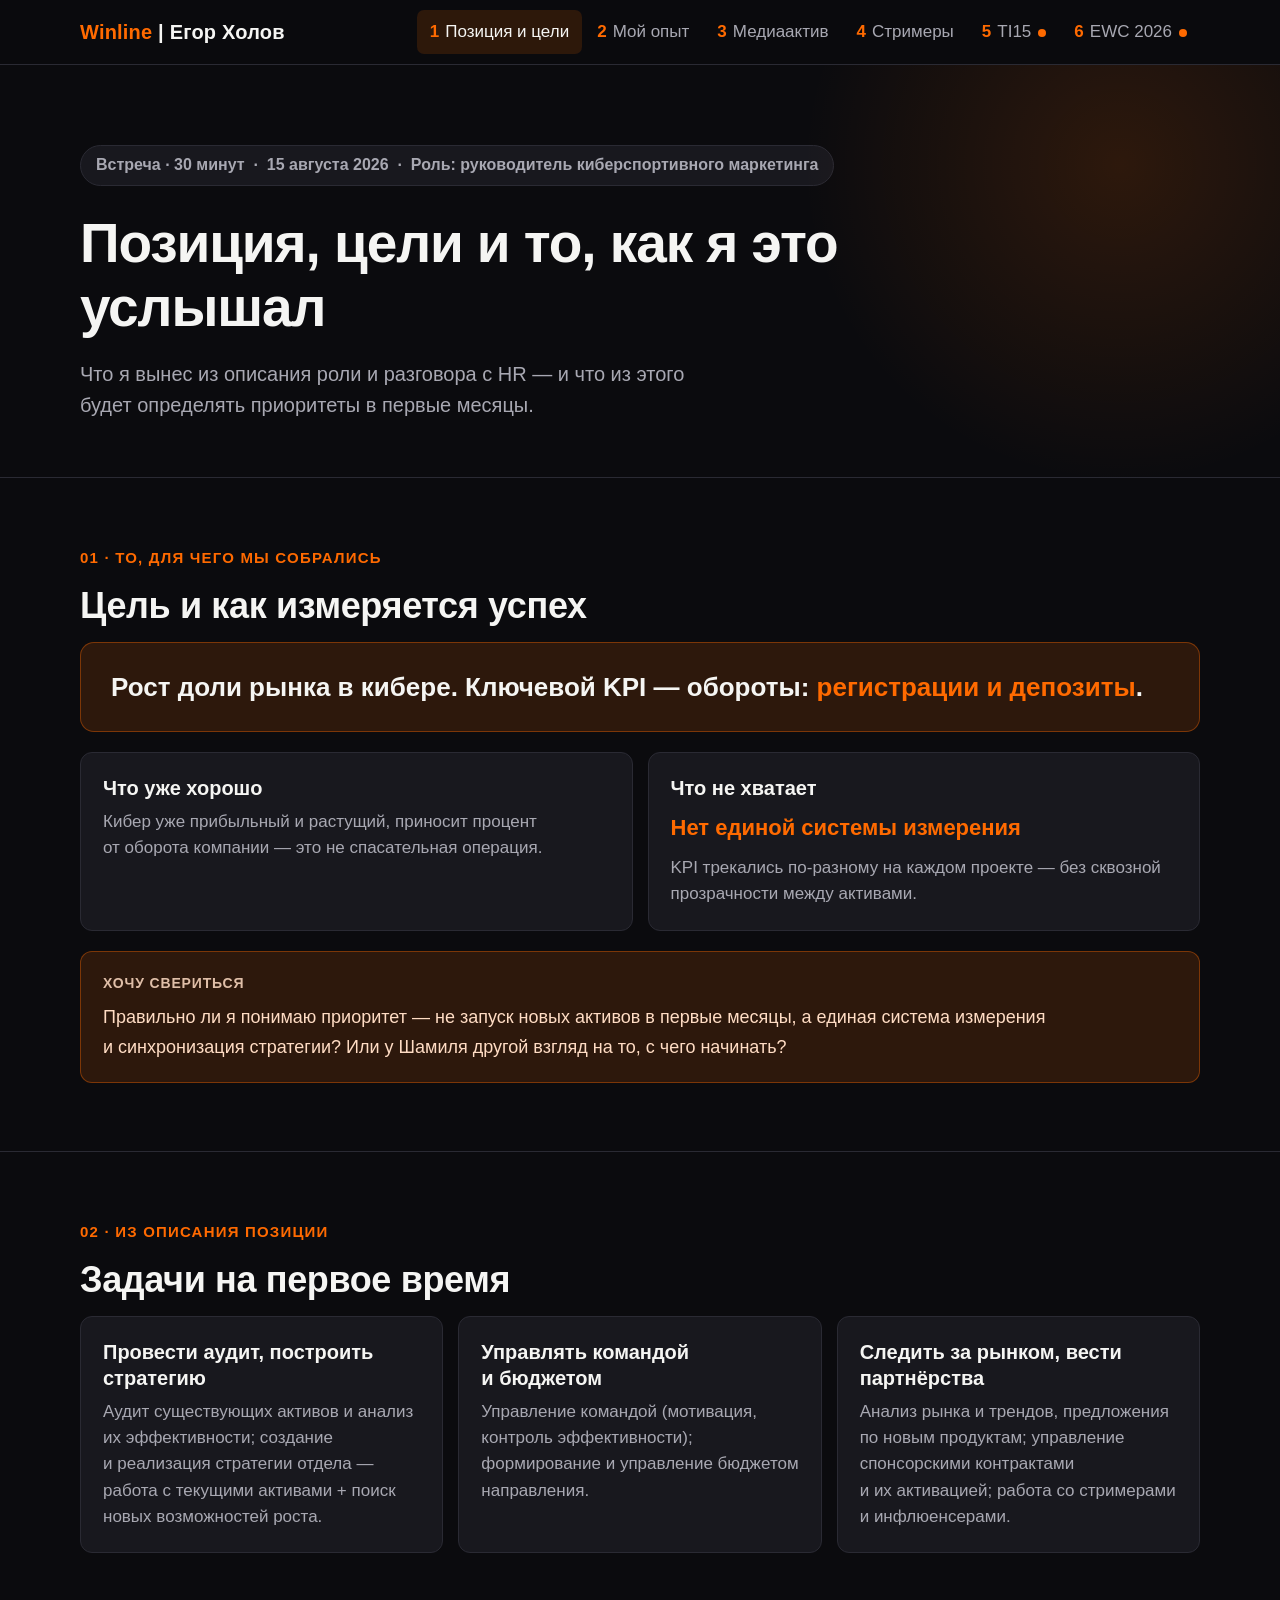
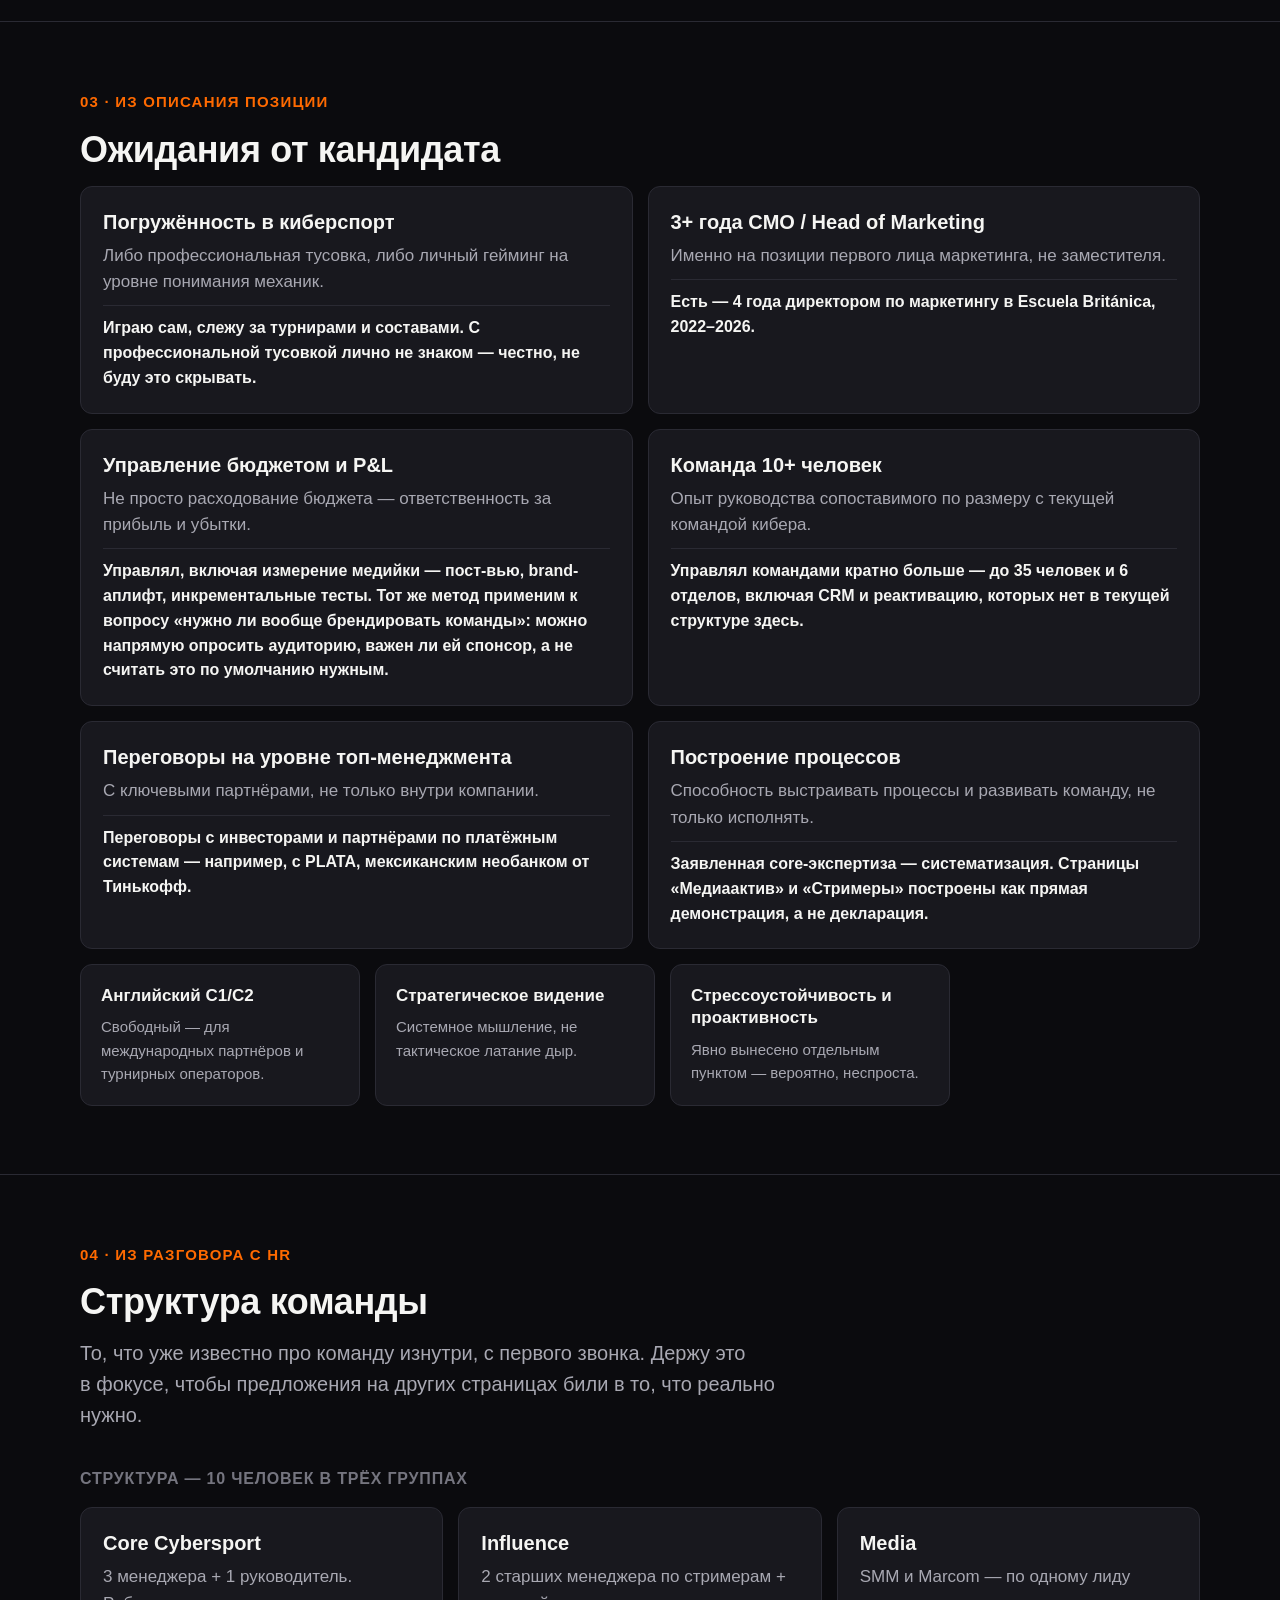
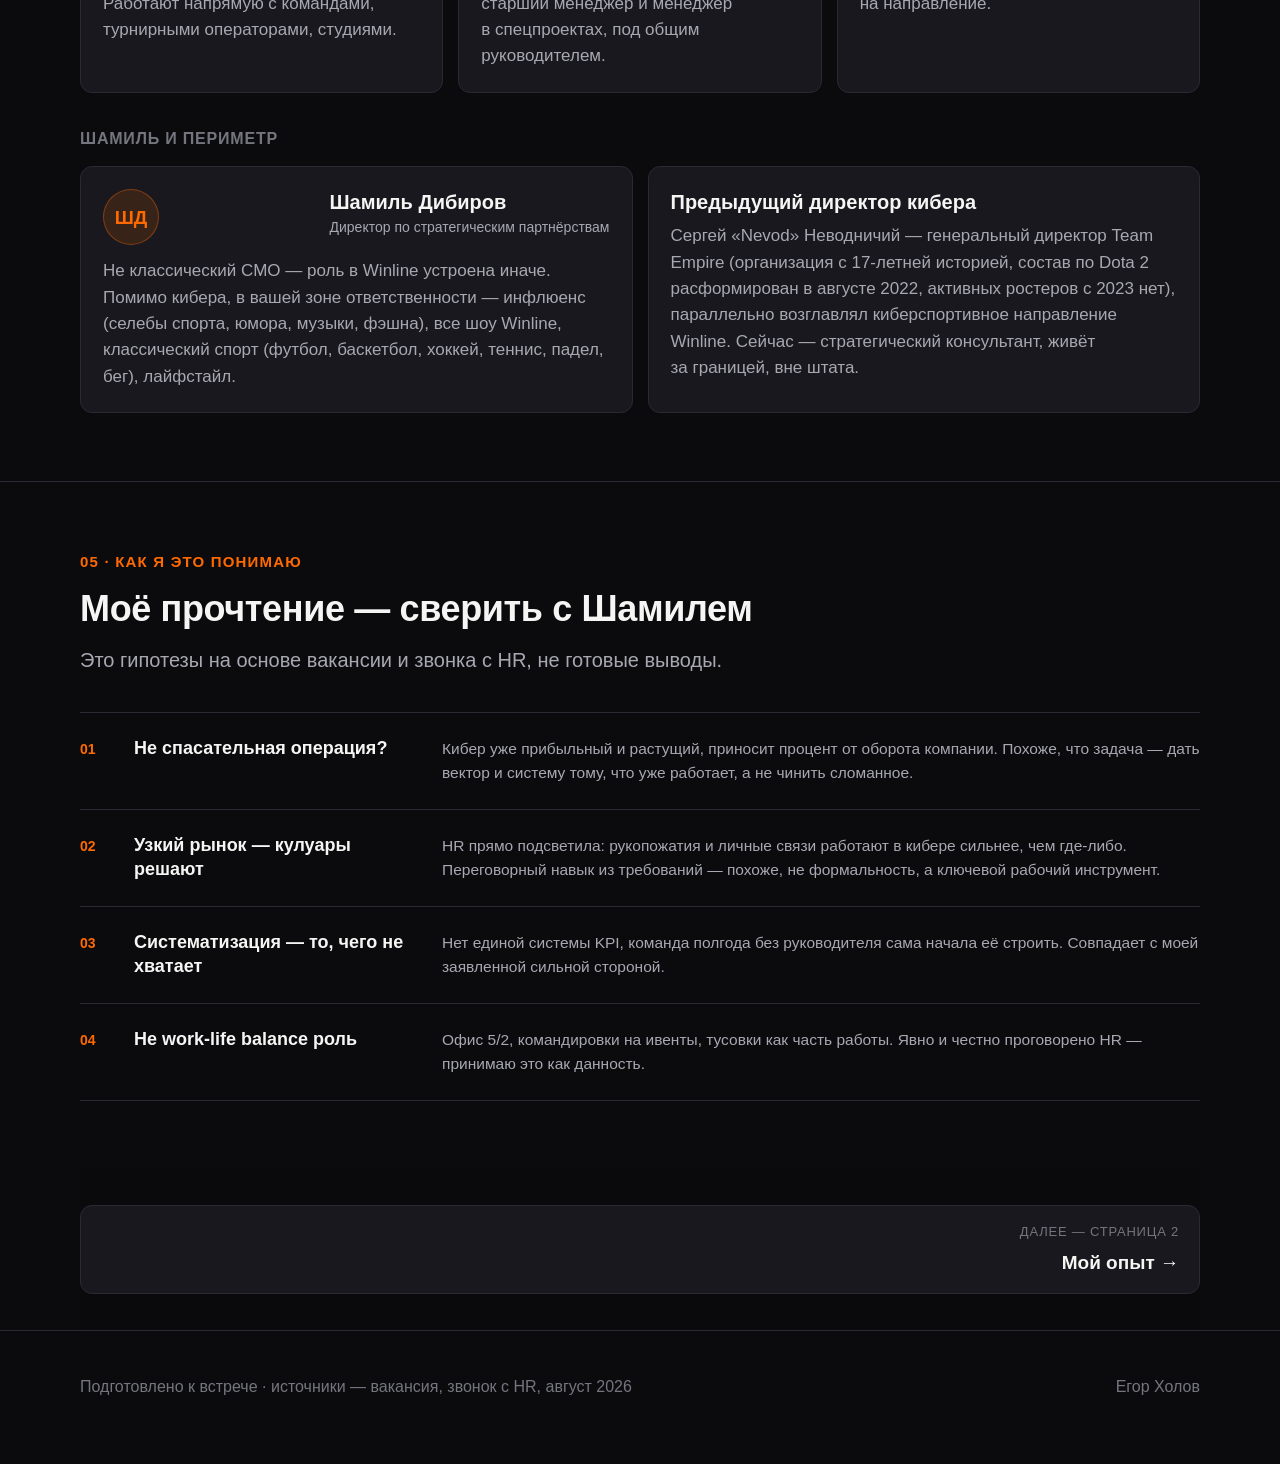
<file: legacy/index.html>
<!DOCTYPE html>
<html lang="ru">
<head>
<meta charset="UTF-8">
<meta name="viewport" content="width=device-width, initial-scale=1.0">
<title>Winline Esports — позиция и цели</title>
<link rel="stylesheet" href="../assets/styles.css">
</head>
<body>

<nav>
  <div class="wrap">
    <div class="brand"><span>Winline</span> | Егор Холов</div>
    <div class="navlinks">
      <a href="index.html" class="active"><span class="pn">1</span>Позиция и цели</a>
      <a href="experience.html"><span class="pn">2</span>Мой опыт</a>
      <a href="media.html"><span class="pn">3</span>Медиаактив</a>
      <a href="streamers.html"><span class="pn">4</span>Стримеры</a>
      <a href="ti15.html"><span class="pn">5</span>TI15<span class="live-dot"></span></a>
      <a href="ewc.html"><span class="pn">6</span>EWC 2026<span class="live-dot"></span></a>
    </div>
  </div>
</nav>

<header class="hero">
  <div class="wrap">
    <div class="kicker">Встреча · 30 минут &nbsp;·&nbsp; 15 августа 2026 &nbsp;·&nbsp; Роль: руководитель киберспортивного маркетинга</div>
    <h1>Позиция, цели и то, как я это услышал</h1>
    <p class="sub">Что я вынес из описания роли и разговора с HR — и что из этого будет определять приоритеты в первые месяцы.</p>
  </div>
</header>

<!-- ================= GOAL — MOST IMPORTANT BLOCK ================= -->
<section id="goal">
  <div class="wrap">
    <div class="eyebrow">01 · То, для чего мы собрались</div>
    <h2>Цель и как измеряется успех</h2>
    <div style="font-size:26px;font-weight:800;color:var(--text);background:var(--accent-soft);border:1px solid var(--accent-border);border-radius:14px;padding:26px 30px;margin-bottom:20px;line-height:1.4;">
      Рост доли рынка в кибере. Ключевой KPI — обороты: <span style="color:var(--accent)">регистрации и депозиты</span>.
    </div>
    <div class="grid" style="grid-template-columns:1fr 1fr">
      <div class="card">
        <h3>Что уже хорошо</h3>
        <p>Кибер уже прибыльный и растущий, приносит процент от оборота компании — это не спасательная операция.</p>
      </div>
      <div class="card">
        <h3>Что не хватает</h3>
        <p class="statpair" style="color:var(--accent);font-size:22px">Нет единой системы измерения</p>
        <p>KPI трекались по-разному на каждом проекте — без сквозной прозрачности между активами.</p>
      </div>
    </div>
    <div class="callout question">
      <span class="tag">Хочу свериться</span>
      Правильно ли я понимаю приоритет — не запуск новых активов в первые месяцы, а единая система измерения и синхронизация стратегии? Или у Шамиля другой взгляд на то, с чего начинать?
    </div>
  </div>
</section>

<!-- ================= TASKS FROM JD ================= -->
<section id="tasks">
  <div class="wrap">
    <div class="eyebrow">02 · Из описания позиции</div>
    <h2>Задачи на первое время</h2>
    <div class="grid">
      <div class="card">
        <h3>Провести аудит, построить стратегию</h3>
        <p>Аудит существующих активов и анализ их эффективности; создание и реализация стратегии отдела — работа с текущими активами + поиск новых возможностей роста.</p>
      </div>
      <div class="card">
        <h3>Управлять командой и бюджетом</h3>
        <p>Управление командой (мотивация, контроль эффективности); формирование и управление бюджетом направления.</p>
      </div>
      <div class="card">
        <h3>Следить за рынком, вести партнёрства</h3>
        <p>Анализ рынка и трендов, предложения по новым продуктам; управление спонсорскими контрактами и их активацией; работа со стримерами и инфлюенсерами.</p>
      </div>
    </div>
  </div>
</section>

<!-- ================= EXPECTATIONS ================= -->
<section id="expectations">
  <div class="wrap">
    <div class="eyebrow">03 · Из описания позиции</div>
    <h2>Ожидания от кандидата</h2>
    <div class="tile-grid">
      <div class="card">
        <h3>Погружённость в киберспорт</h3>
        <p>Либо профессиональная тусовка, либо личный гейминг на уровне понимания механик.</p>
        <div class="verdict">Играю сам, слежу за турнирами и составами. С профессиональной тусовкой лично не знаком — честно, не буду это скрывать.</div>
      </div>
      <div class="card">
        <h3>3+ года CMO / Head of Marketing</h3>
        <p>Именно на позиции первого лица маркетинга, не заместителя.</p>
        <div class="verdict">Есть — 4 года директором по маркетингу в Escuela Británica, 2022–2026.</div>
      </div>
      <div class="card">
        <h3>Управление бюджетом и P&L</h3>
        <p>Не просто расходование бюджета — ответственность за прибыль и убытки.</p>
        <div class="verdict">Управлял, включая измерение медийки — пост-вью, brand-аплифт, инкрементальные тесты. Тот же метод применим к вопросу «нужно ли вообще брендировать команды»: можно напрямую опросить аудиторию, важен ли ей спонсор, а не считать это по умолчанию нужным.</div>
      </div>
      <div class="card">
        <h3>Команда 10+ человек</h3>
        <p>Опыт руководства сопоставимого по размеру с текущей командой кибера.</p>
        <div class="verdict">Управлял командами кратно больше — до 35 человек и 6 отделов, включая CRM и реактивацию, которых нет в текущей структуре здесь.</div>
      </div>
      <div class="card">
        <h3>Переговоры на уровне топ-менеджмента</h3>
        <p>С ключевыми партнёрами, не только внутри компании.</p>
        <div class="verdict">Переговоры с инвесторами и партнёрами по платёжным системам — например, с PLATA, мексиканским необанком от Тинькофф.</div>
      </div>
      <div class="card">
        <h3>Построение процессов</h3>
        <p>Способность выстраивать процессы и развивать команду, не только исполнять.</p>
        <div class="verdict">Заявленная core-экспертиза — систематизация. Страницы «Медиаактив» и «Стримеры» построены как прямая демонстрация, а не декларация.</div>
      </div>
    </div>
    <div class="tile-row">
      <div class="card tile-sm"><h3>Английский C1/C2</h3><p>Свободный — для международных партнёров и турнирных операторов.</p></div>
      <div class="card tile-sm"><h3>Стратегическое видение</h3><p>Системное мышление, не тактическое латание дыр.</p></div>
      <div class="card tile-sm"><h3>Стрессоустойчивость и проактивность</h3><p>Явно вынесено отдельным пунктом — вероятно, неспроста.</p></div>
    </div>
  </div>
</section>

<!-- ================= STRUCTURE (from HR call) ================= -->
<section id="context">
  <div class="wrap">
    <div class="eyebrow">04 · Из разговора с HR</div>
    <h2>Структура команды</h2>
    <p class="lede">То, что уже известно про команду изнутри, с первого звонка. Держу это в фокусе, чтобы предложения на других страницах били в то, что реально нужно.</p>

    <div class="subhead">Структура — 10 человек в трёх группах</div>
    <div class="grid">
      <div class="card">
        <h3>Core Cybersport</h3>
        <p>3 менеджера + 1 руководитель. Работают напрямую с командами, турнирными операторами, студиями.</p>
      </div>
      <div class="card">
        <h3>Influence</h3>
        <p>2 старших менеджера по стримерам + старший менеджер и менеджер в спецпроектах, под общим руководителем.</p>
      </div>
      <div class="card">
        <h3>Media</h3>
        <p>SMM и Marcom — по одному лиду на направление.</p>
      </div>
    </div>

    <div class="subhead">Шамиль и периметр</div>
    <div class="grid">
      <div class="card">
        <div class="top">
          <div style="width:56px;height:56px;border-radius:50%;background:var(--accent-soft);border:1px solid var(--accent-border);display:flex;align-items:center;justify-content:center;font-weight:800;color:var(--accent);font-size:19px;flex-shrink:0;">ШД</div>
          <div>
            <h3 style="margin-bottom:2px">Шамиль Дибиров</h3>
            <p style="font-size:14px;margin:0">Директор по стратегическим партнёрствам</p>
          </div>
        </div>
        <p>Не классический CMO — роль в Winline устроена иначе. Помимо кибера, в вашей зоне ответственности — инфлюенс (селебы спорта, юмора, музыки, фэшна), все шоу Winline, классический спорт (футбол, баскетбол, хоккей, теннис, падел, бег), лайфстайл.</p>
        
      </div>
      <div class="card">
        <h3>Предыдущий директор кибера</h3>
        <p>Сергей «Nevod» Неводничий — генеральный директор Team Empire (организация с 17-летней историей, состав по Dota 2 расформирован в августе 2022, активных ростеров с 2023 нет), параллельно возглавлял киберспортивное направление Winline. Сейчас — стратегический консультант, живёт за границей, вне штата.</p>
      </div>
    </div>
  </div>
</section>

<!-- ================= HOW I READ IT ================= -->
<section id="reading">
  <div class="wrap">
    <div class="eyebrow">05 · Как я это понимаю</div>
    <h2>Моё прочтение — сверить с Шамилем</h2>
    <p class="lede">Это гипотезы на основе вакансии и звонка с HR, не готовые выводы.</p>
    <div class="list-rows">
      <div class="list-row">
        <div class="list-num">01</div>
        <h3>Не спасательная операция?</h3>
        <p>Кибер уже прибыльный и растущий, приносит процент от оборота компании. Похоже, что задача — дать вектор и систему тому, что уже работает, а не чинить сломанное.</p>
      </div>
      <div class="list-row">
        <div class="list-num">02</div>
        <h3>Узкий рынок — кулуары решают</h3>
        <p>HR прямо подсветила: рукопожатия и личные связи работают в кибере сильнее, чем где-либо. Переговорный навык из требований — похоже, не формальность, а ключевой рабочий инструмент.</p>
      </div>
      <div class="list-row">
        <div class="list-num">03</div>
        <h3>Систематизация — то, чего не хватает</h3>
        <p>Нет единой системы KPI, команда полгода без руководителя сама начала её строить. Совпадает с моей заявленной сильной стороной.</p>
      </div>
      <div class="list-row">
        <div class="list-num">04</div>
        <h3>Не work-life balance роль</h3>
        <p>Офис 5/2, командировки на ивенты, тусовки как часть работы. Явно и честно проговорено HR — принимаю это как данность.</p>
      </div>
    </div>
  </div>
</section>

<div class="wrap">
<nav class="pagenav" style="border:none;">
  <a class="next" href="experience.html">
    <span class="lbl">Далее — страница 2</span>
    <span class="ttl">Мой опыт →</span>
  </a>
</nav>
</div>

<footer>
  <div class="wrap">
    <div>Подготовлено к встрече · источники — вакансия, звонок с HR, август 2026</div>
    <div>Егор Холов</div>
  </div>
</footer>

</body>
</html>
</file>
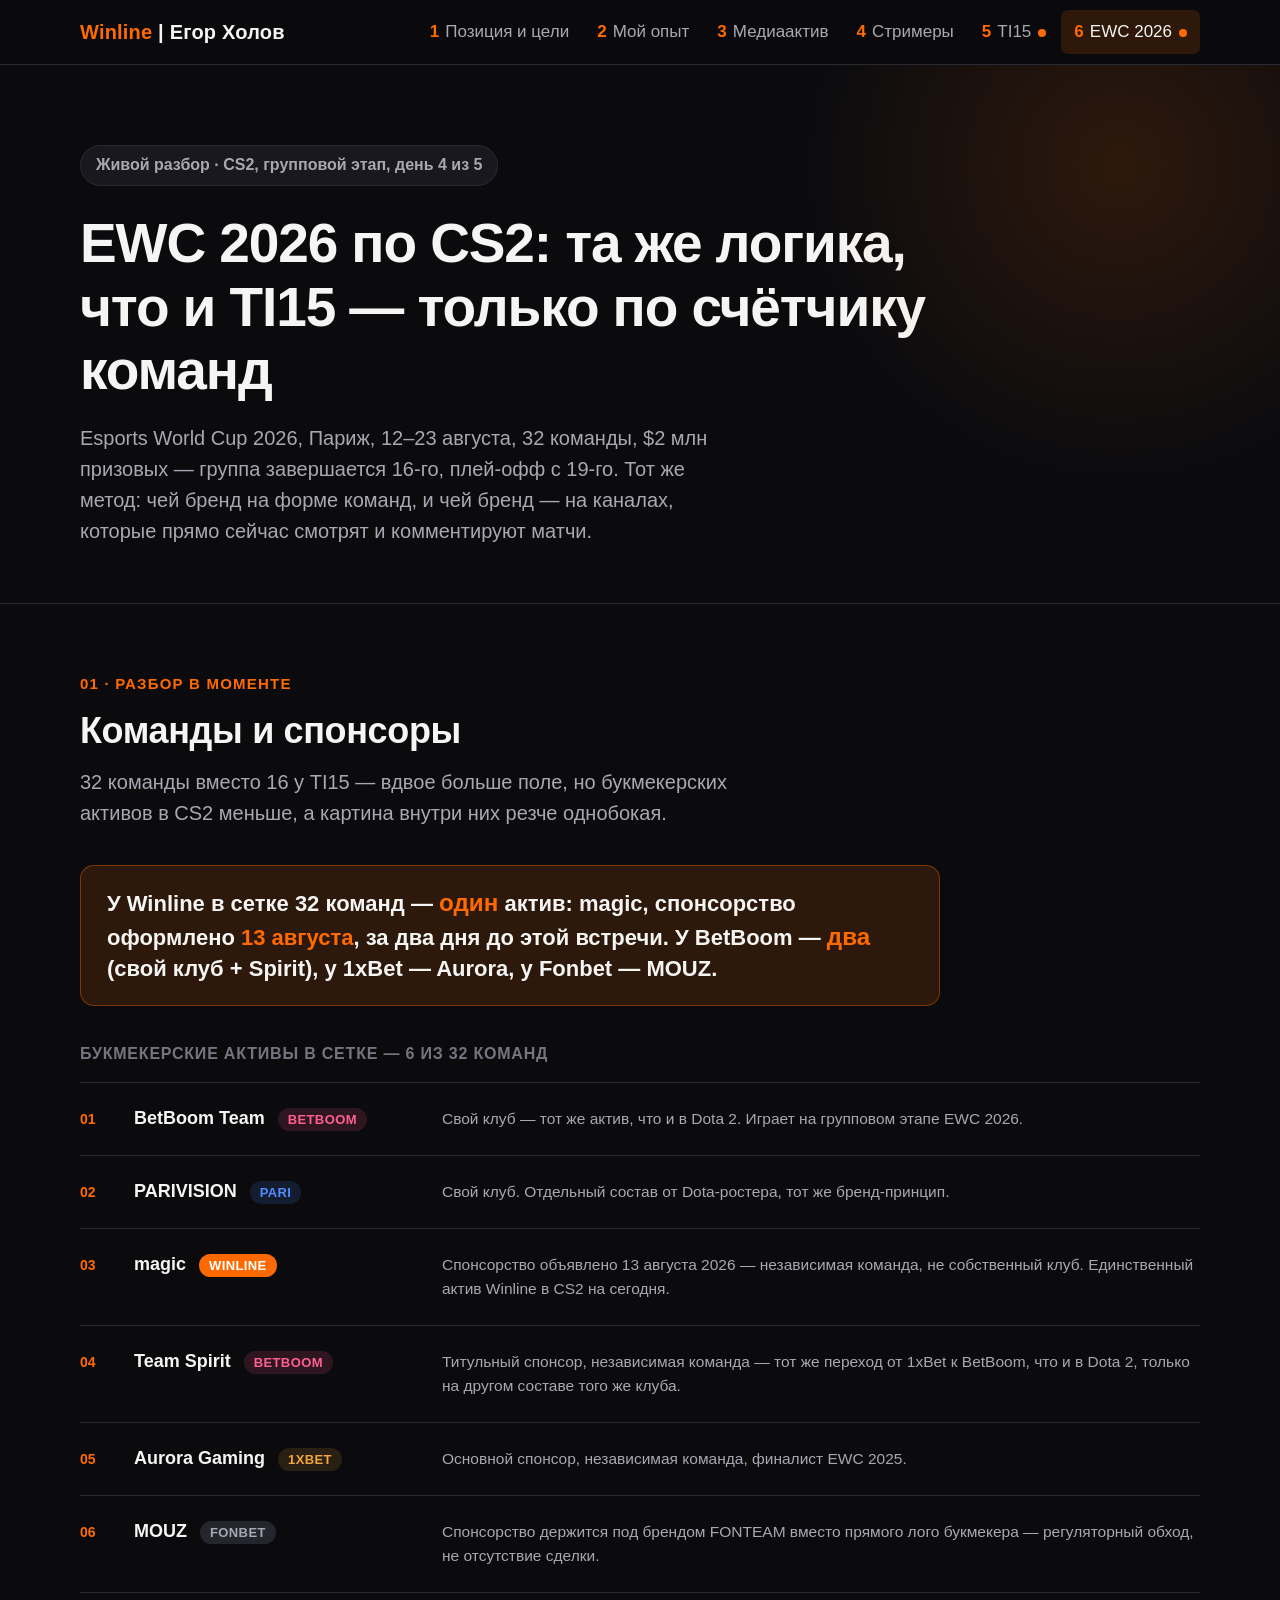
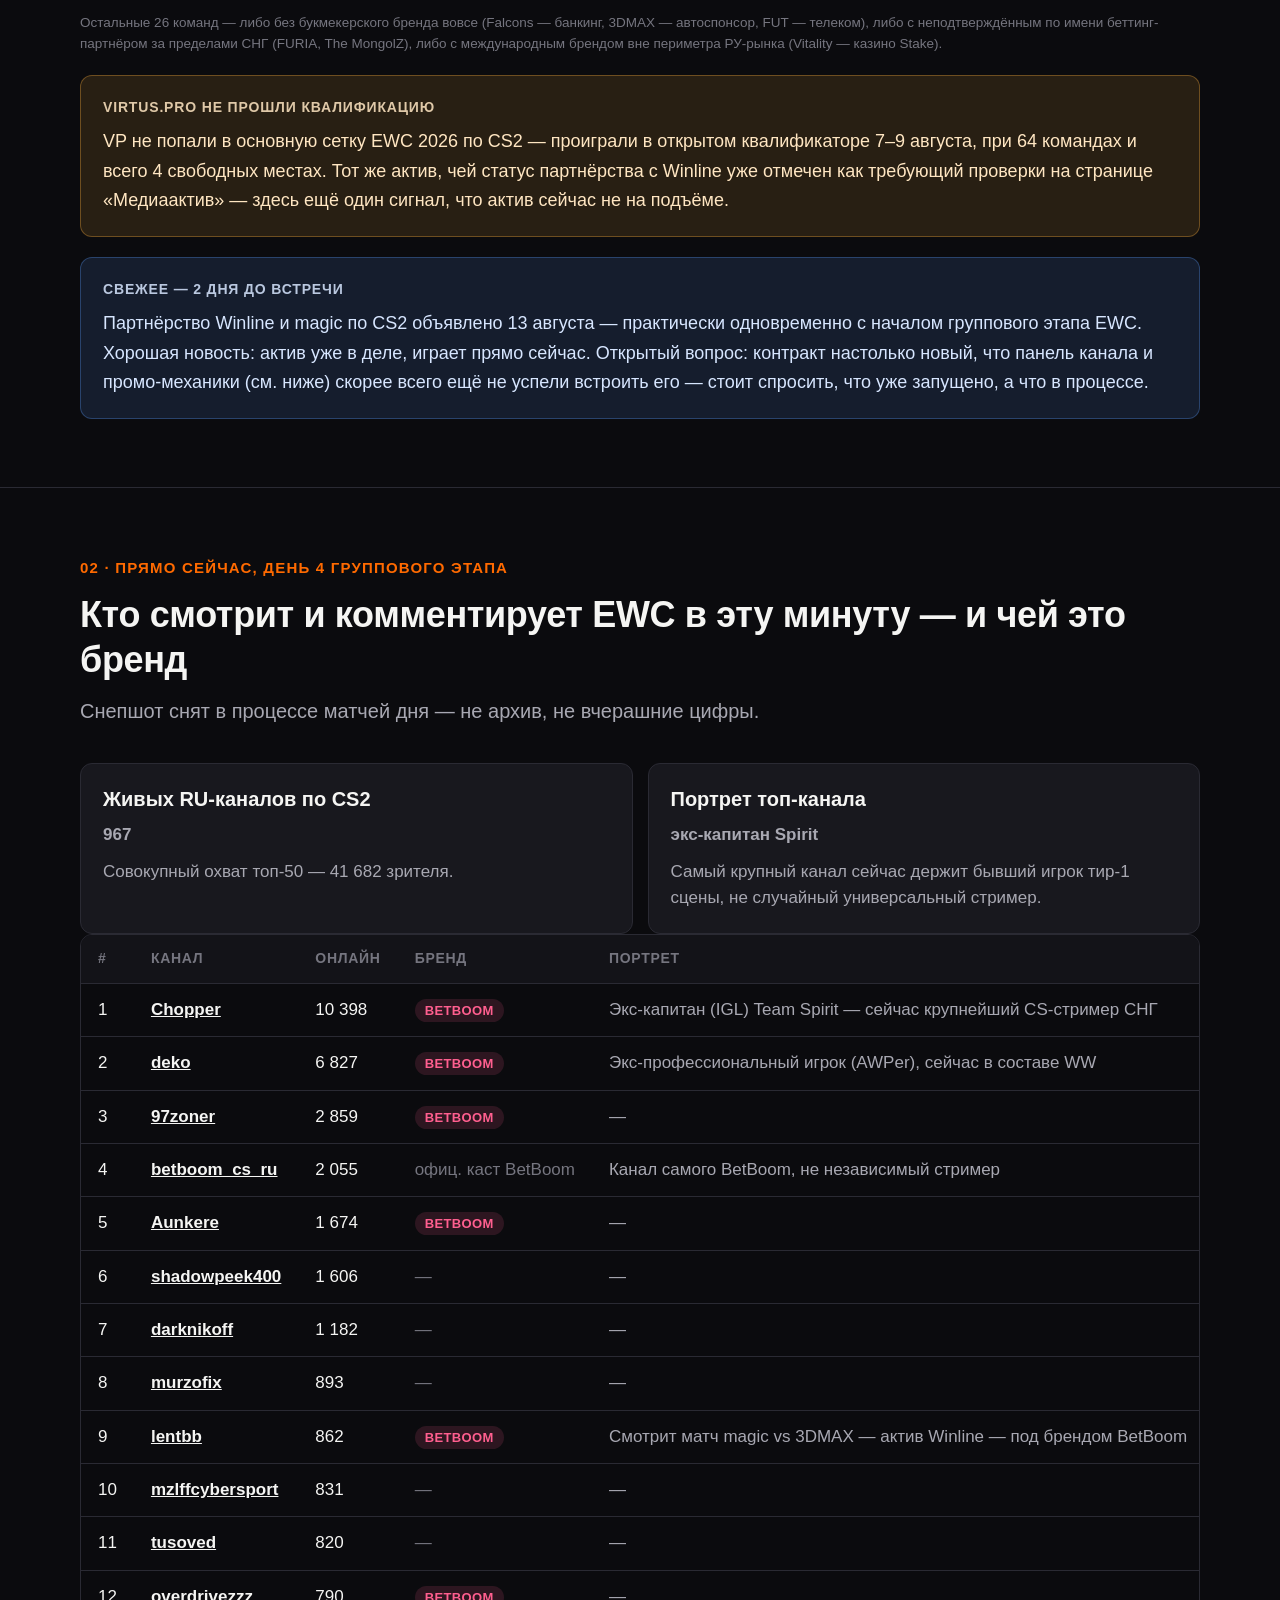
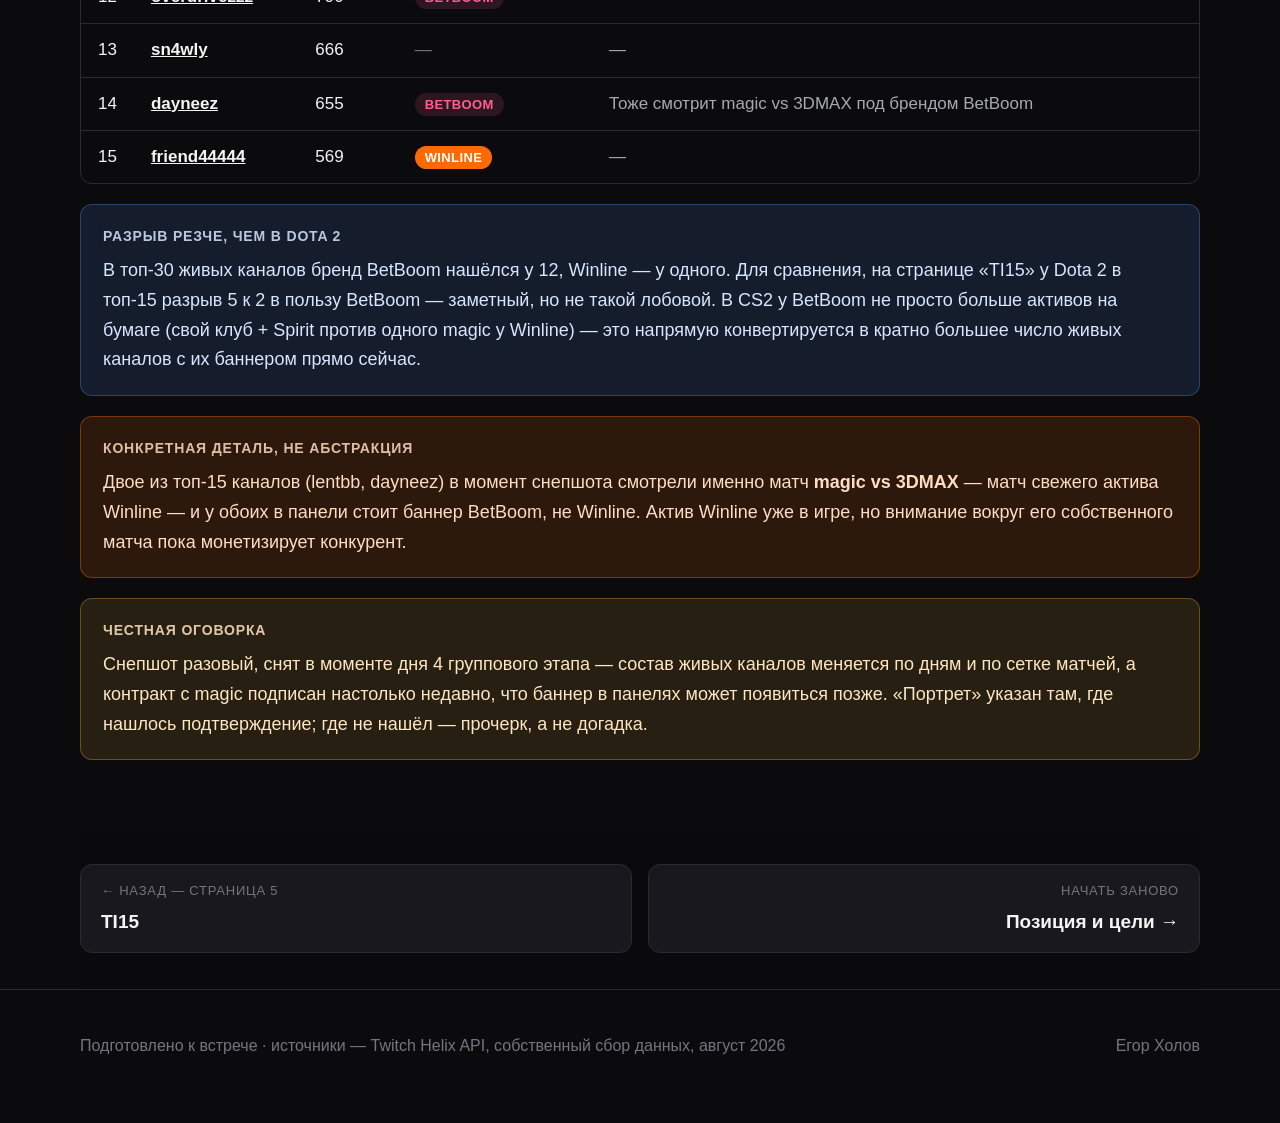
<file: ewc.html>
<!DOCTYPE html>
<html lang="ru">
<head>
<meta charset="UTF-8">
<meta name="viewport" content="width=device-width, initial-scale=1.0">
<title>Winline Esports — EWC 2026</title>
<link rel="stylesheet" href="styles.css">
</head>
<body>

<nav>
  <div class="wrap">
    <div class="brand"><span>Winline</span> | Егор Холов</div>
    <div class="navlinks">
      <a href="index.html"><span class="pn">1</span>Позиция и цели</a>
      <a href="experience.html"><span class="pn">2</span>Мой опыт</a>
      <a href="media.html"><span class="pn">3</span>Медиаактив</a>
      <a href="streamers.html"><span class="pn">4</span>Стримеры</a>
      <a href="market.html"><span class="pn">5</span>TI15<span class="live-dot"></span></a>
      <a href="ewc.html" class="active"><span class="pn">6</span>EWC 2026<span class="live-dot"></span></a>
    </div>
  </div>
</nav>

<header class="hero">
  <div class="wrap">
    <div class="kicker">Живой разбор · CS2, групповой этап, день 4 из 5</div>
    <h1>EWC 2026 по CS2: та же логика, что и TI15 — только по счётчику команд</h1>
    <p class="sub">Esports World Cup 2026, Париж, 12–23 августа, 32 команды, $2 млн призовых — группа завершается 16-го, плей-офф с 19-го. Тот же метод: чей бренд на форме команд, и чей бренд — на каналах, которые прямо сейчас смотрят и комментируют матчи.</p>
  </div>
</header>

<!-- ================= TEAMS & SPONSORS ================= -->
<section id="teams">
  <div class="wrap">
    <div class="eyebrow">01 · Разбор в моменте</div>
    <h2>Команды и спонсоры</h2>
    <p class="lede">32 команды вместо 16 у TI15 — вдвое больше поле, но букмекерских активов в CS2 меньше, а картина внутри них резче однобокая.</p>

    <div style="font-size:22px;font-weight:700;color:var(--text);background:var(--accent-soft);border:1px solid var(--accent-border);border-radius:14px;padding:20px 26px;max-width:860px;line-height:1.4;margin-bottom:36px;">У Winline в сетке 32 команд — <b style="color:var(--accent);font-size:1.1em">один</b> актив: magic, спонсорство оформлено <b style="color:var(--accent)">13 августа</b>, за два дня до этой встречи. У BetBoom — <b style="color:var(--accent);font-size:1.1em">два</b> (свой клуб + Spirit), у 1xBet — Aurora, у Fonbet — MOUZ.</div>

    <div class="subhead">Букмекерские активы в сетке — 6 из 32 команд</div>
    <div class="list-rows">
      <div class="list-row">
        <div class="list-num">01</div>
        <h3>BetBoom Team <span class="badge betboom" style="margin-left:8px">BetBoom</span></h3>
        <p>Свой клуб — тот же актив, что и в Dota 2. Играет на групповом этапе EWC 2026.</p>
      </div>
      <div class="list-row">
        <div class="list-num">02</div>
        <h3>PARIVISION <span class="badge pari" style="margin-left:8px">PARI</span></h3>
        <p>Свой клуб. Отдельный состав от Dota-ростера, тот же бренд-принцип.</p>
      </div>
      <div class="list-row">
        <div class="list-num">03</div>
        <h3>magic <span class="badge zero" style="margin-left:8px">Winline</span></h3>
        <p>Спонсорство объявлено 13 августа 2026 — независимая команда, не собственный клуб. Единственный актив Winline в CS2 на сегодня.</p>
      </div>
      <div class="list-row">
        <div class="list-num">04</div>
        <h3>Team Spirit <span class="badge betboom" style="margin-left:8px">BetBoom</span></h3>
        <p>Титульный спонсор, независимая команда — тот же переход от 1xBet к BetBoom, что и в Dota 2, только на другом составе того же клуба.</p>
      </div>
      <div class="list-row">
        <div class="list-num">05</div>
        <h3>Aurora Gaming <span class="badge warn" style="margin-left:8px">1xBet</span></h3>
        <p>Основной спонсор, независимая команда, финалист EWC 2025.</p>
      </div>
      <div class="list-row">
        <div class="list-num">06</div>
        <h3>MOUZ <span class="badge neutral" style="margin-left:8px">Fonbet</span></h3>
        <p>Спонсорство держится под брендом FONTEAM вместо прямого лого букмекера — регуляторный обход, не отсутствие сделки.</p>
      </div>
    </div>

    <p style="font-size:13.5px;color:var(--text-faint);margin:20px 0">Остальные 26 команд — либо без букмекерского бренда вовсе (Falcons — банкинг, 3DMAX — автоспонсор, FUT — телеком), либо с неподтверждённым по имени беттинг-партнёром за пределами СНГ (FURIA, The MongolZ), либо с международным брендом вне периметра РУ-рынка (Vitality — казино Stake).</p>

    <div class="callout flag">
      <span class="tag">Virtus.pro не прошли квалификацию</span>
      VP не попали в основную сетку EWC 2026 по CS2 — проиграли в открытом квалификаторе 7–9 августа, при 64 командах и всего 4 свободных местах. Тот же актив, чей статус партнёрства с Winline уже отмечен как требующий проверки на странице «Медиаактив» — здесь ещё один сигнал, что актив сейчас не на подъёме.
    </div>
    <div class="callout insight">
      <span class="tag">Свежее — 2 дня до встречи</span>
      Партнёрство Winline и magic по CS2 объявлено 13 августа — практически одновременно с началом группового этапа EWC. Хорошая новость: актив уже в деле, играет прямо сейчас. Открытый вопрос: контракт настолько новый, что панель канала и промо-механики (см. ниже) скорее всего ещё не успели встроить его — стоит спросить, что уже запущено, а что в процессе.
    </div>
  </div>
</section>

<!-- ================= LIVE CS2 STREAMERS RIGHT NOW ================= -->
<section id="live-streamers">
  <div class="wrap">
    <div class="eyebrow">02 · Прямо сейчас, день 4 группового этапа</div>
    <h2>Кто смотрит и комментирует EWC в эту минуту — и чей это бренд</h2>
    <p class="lede">Снепшот снят в процессе матчей дня — не архив, не вчерашние цифры.</p>

    <div class="grid" style="grid-template-columns:1fr 1fr">
      <div class="card"><h3>Живых RU-каналов по CS2</h3><p class="statpair">967</p><p>Совокупный охват топ-50 — 41 682 зрителя.</p></div>
      <div class="card"><h3>Портрет топ-канала</h3><p class="statpair">экс-капитан Spirit</p><p>Самый крупный канал сейчас держит бывший игрок тир-1 сцены, не случайный универсальный стример.</p></div>
    </div>

    <div class="tablewrap">
      <table>
        <thead><tr><th>#</th><th>Канал</th><th>Онлайн</th><th>Бренд</th><th>Портрет</th></tr></thead>
        <tbody>
          <tr><td class="num">1</td><td class="strong"><a href="https://twitch.tv/chopperinho" target="_blank" rel="noopener">Chopper</a></td><td class="num">10 398</td><td><span class="badge betboom">BetBoom</span></td><td>Экс-капитан (IGL) Team Spirit — сейчас крупнейший CS-стример СНГ</td></tr>
          <tr><td class="num">2</td><td class="strong"><a href="https://twitch.tv/deko" target="_blank" rel="noopener">deko</a></td><td class="num">6 827</td><td><span class="badge betboom">BetBoom</span></td><td>Экс-профессиональный игрок (AWPer), сейчас в составе WW</td></tr>
          <tr><td class="num">3</td><td class="strong"><a href="https://twitch.tv/97zoner" target="_blank" rel="noopener">97zoner</a></td><td class="num">2 859</td><td><span class="badge betboom">BetBoom</span></td><td>—</td></tr>
          <tr><td class="num">4</td><td class="strong"><a href="https://twitch.tv/betboom_cs_ru" target="_blank" rel="noopener">betboom_cs_ru</a></td><td class="num">2 055</td><td><span style="color:var(--text-faint)">офиц. каст BetBoom</span></td><td>Канал самого BetBoom, не независимый стример</td></tr>
          <tr><td class="num">5</td><td class="strong"><a href="https://twitch.tv/aunkere" target="_blank" rel="noopener">Aunkere</a></td><td class="num">1 674</td><td><span class="badge betboom">BetBoom</span></td><td>—</td></tr>
          <tr><td class="num">6</td><td class="strong"><a href="https://twitch.tv/shadowpeek400" target="_blank" rel="noopener">shadowpeek400</a></td><td class="num">1 606</td><td><span style="color:var(--text-faint)">—</span></td><td>—</td></tr>
          <tr><td class="num">7</td><td class="strong"><a href="https://twitch.tv/darknikoff" target="_blank" rel="noopener">darknikoff</a></td><td class="num">1 182</td><td><span style="color:var(--text-faint)">—</span></td><td>—</td></tr>
          <tr><td class="num">8</td><td class="strong"><a href="https://twitch.tv/murzofix" target="_blank" rel="noopener">murzofix</a></td><td class="num">893</td><td><span style="color:var(--text-faint)">—</span></td><td>—</td></tr>
          <tr><td class="num">9</td><td class="strong"><a href="https://twitch.tv/lentbb" target="_blank" rel="noopener">lentbb</a></td><td class="num">862</td><td><span class="badge betboom">BetBoom</span></td><td>Смотрит матч magic vs 3DMAX — актив Winline — под брендом BetBoom</td></tr>
          <tr><td class="num">10</td><td class="strong"><a href="https://twitch.tv/mzlffcybersport" target="_blank" rel="noopener">mzlffcybersport</a></td><td class="num">831</td><td><span style="color:var(--text-faint)">—</span></td><td>—</td></tr>
          <tr><td class="num">11</td><td class="strong"><a href="https://twitch.tv/tusoved" target="_blank" rel="noopener">tusoved</a></td><td class="num">820</td><td><span style="color:var(--text-faint)">—</span></td><td>—</td></tr>
          <tr><td class="num">12</td><td class="strong"><a href="https://twitch.tv/overdrivezzz" target="_blank" rel="noopener">overdrivezzz</a></td><td class="num">790</td><td><span class="badge betboom">BetBoom</span></td><td>—</td></tr>
          <tr><td class="num">13</td><td class="strong"><a href="https://twitch.tv/sn4wly" target="_blank" rel="noopener">sn4wly</a></td><td class="num">666</td><td><span style="color:var(--text-faint)">—</span></td><td>—</td></tr>
          <tr><td class="num">14</td><td class="strong"><a href="https://twitch.tv/dayneez" target="_blank" rel="noopener">dayneez</a></td><td class="num">655</td><td><span class="badge betboom">BetBoom</span></td><td>Тоже смотрит magic vs 3DMAX под брендом BetBoom</td></tr>
          <tr><td class="num">15</td><td class="strong"><a href="https://twitch.tv/friend44444" target="_blank" rel="noopener">friend44444</a></td><td class="num">569</td><td><span class="badge zero">Winline</span></td><td>—</td></tr>
        </tbody>
      </table>
    </div>

    <div class="callout insight">
      <span class="tag">Разрыв резче, чем в Dota 2</span>
      В топ-30 живых каналов бренд BetBoom нашёлся у 12, Winline — у одного. Для сравнения, на странице «TI15» у Dota 2 в топ-15 разрыв 5 к 2 в пользу BetBoom — заметный, но не такой лобовой. В CS2 у BetBoom не просто больше активов на бумаге (свой клуб + Spirit против одного magic у Winline) — это напрямую конвертируется в кратно большее число живых каналов с их баннером прямо сейчас.
    </div>
    <div class="callout question">
      <span class="tag">Конкретная деталь, не абстракция</span>
      Двое из топ-15 каналов (lentbb, dayneez) в момент снепшота смотрели именно матч <b>magic vs 3DMAX</b> — матч свежего актива Winline — и у обоих в панели стоит баннер BetBoom, не Winline. Актив Winline уже в игре, но внимание вокруг его собственного матча пока монетизирует конкурент.
    </div>
    <div class="callout flag">
      <span class="tag">Честная оговорка</span>
      Снепшот разовый, снят в моменте дня 4 группового этапа — состав живых каналов меняется по дням и по сетке матчей, а контракт с magic подписан настолько недавно, что баннер в панелях может появиться позже. «Портрет» указан там, где нашлось подтверждение; где не нашёл — прочерк, а не догадка.
    </div>
  </div>
</section>

<div class="wrap">
<nav class="pagenav" style="border:none;">
  <a href="market.html">
    <span class="lbl">← Назад — страница 5</span>
    <span class="ttl">TI15</span>
  </a>
  <a class="next" href="index.html">
    <span class="lbl">Начать заново</span>
    <span class="ttl">Позиция и цели →</span>
  </a>
</nav>
</div>

<footer>
  <div class="wrap">
    <div>Подготовлено к встрече · источники — Twitch Helix API, собственный сбор данных, август 2026</div>
    <div>Егор Холов</div>
  </div>
</footer>

</body>
</html>
</file>
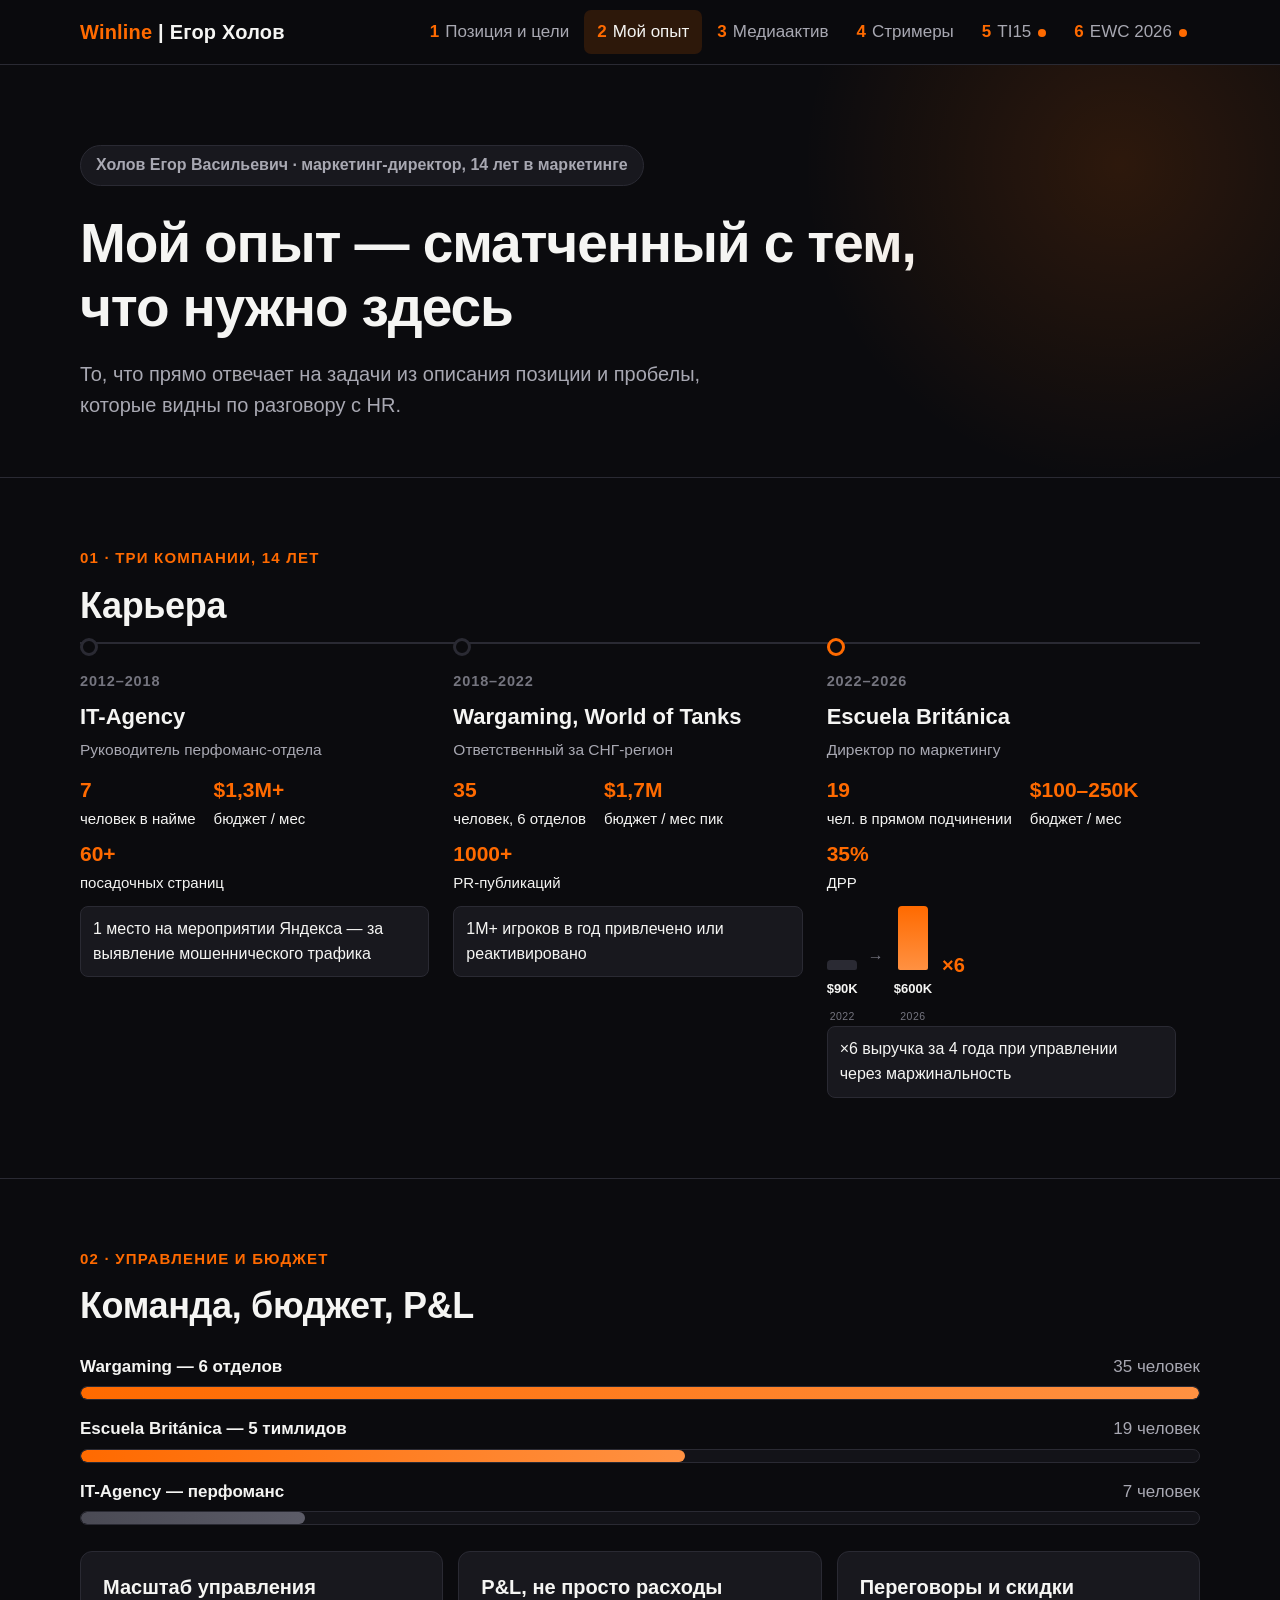
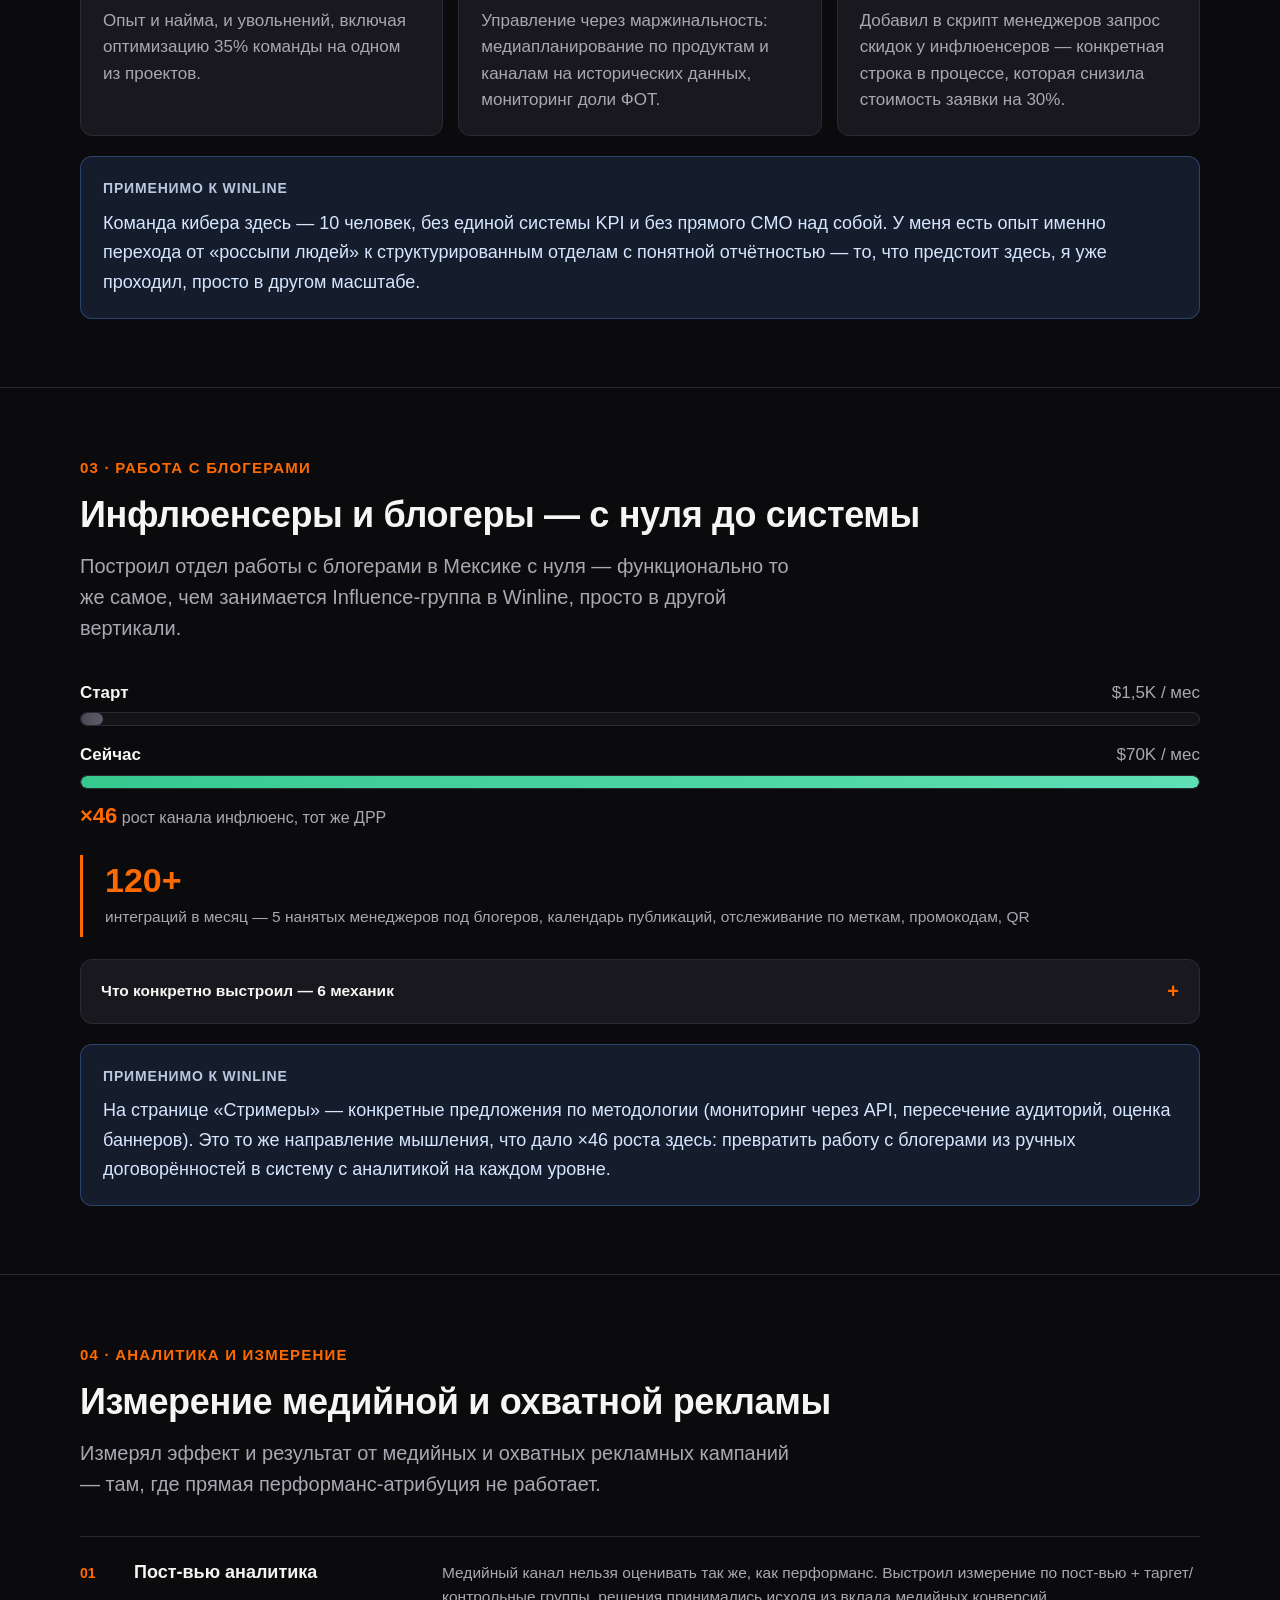
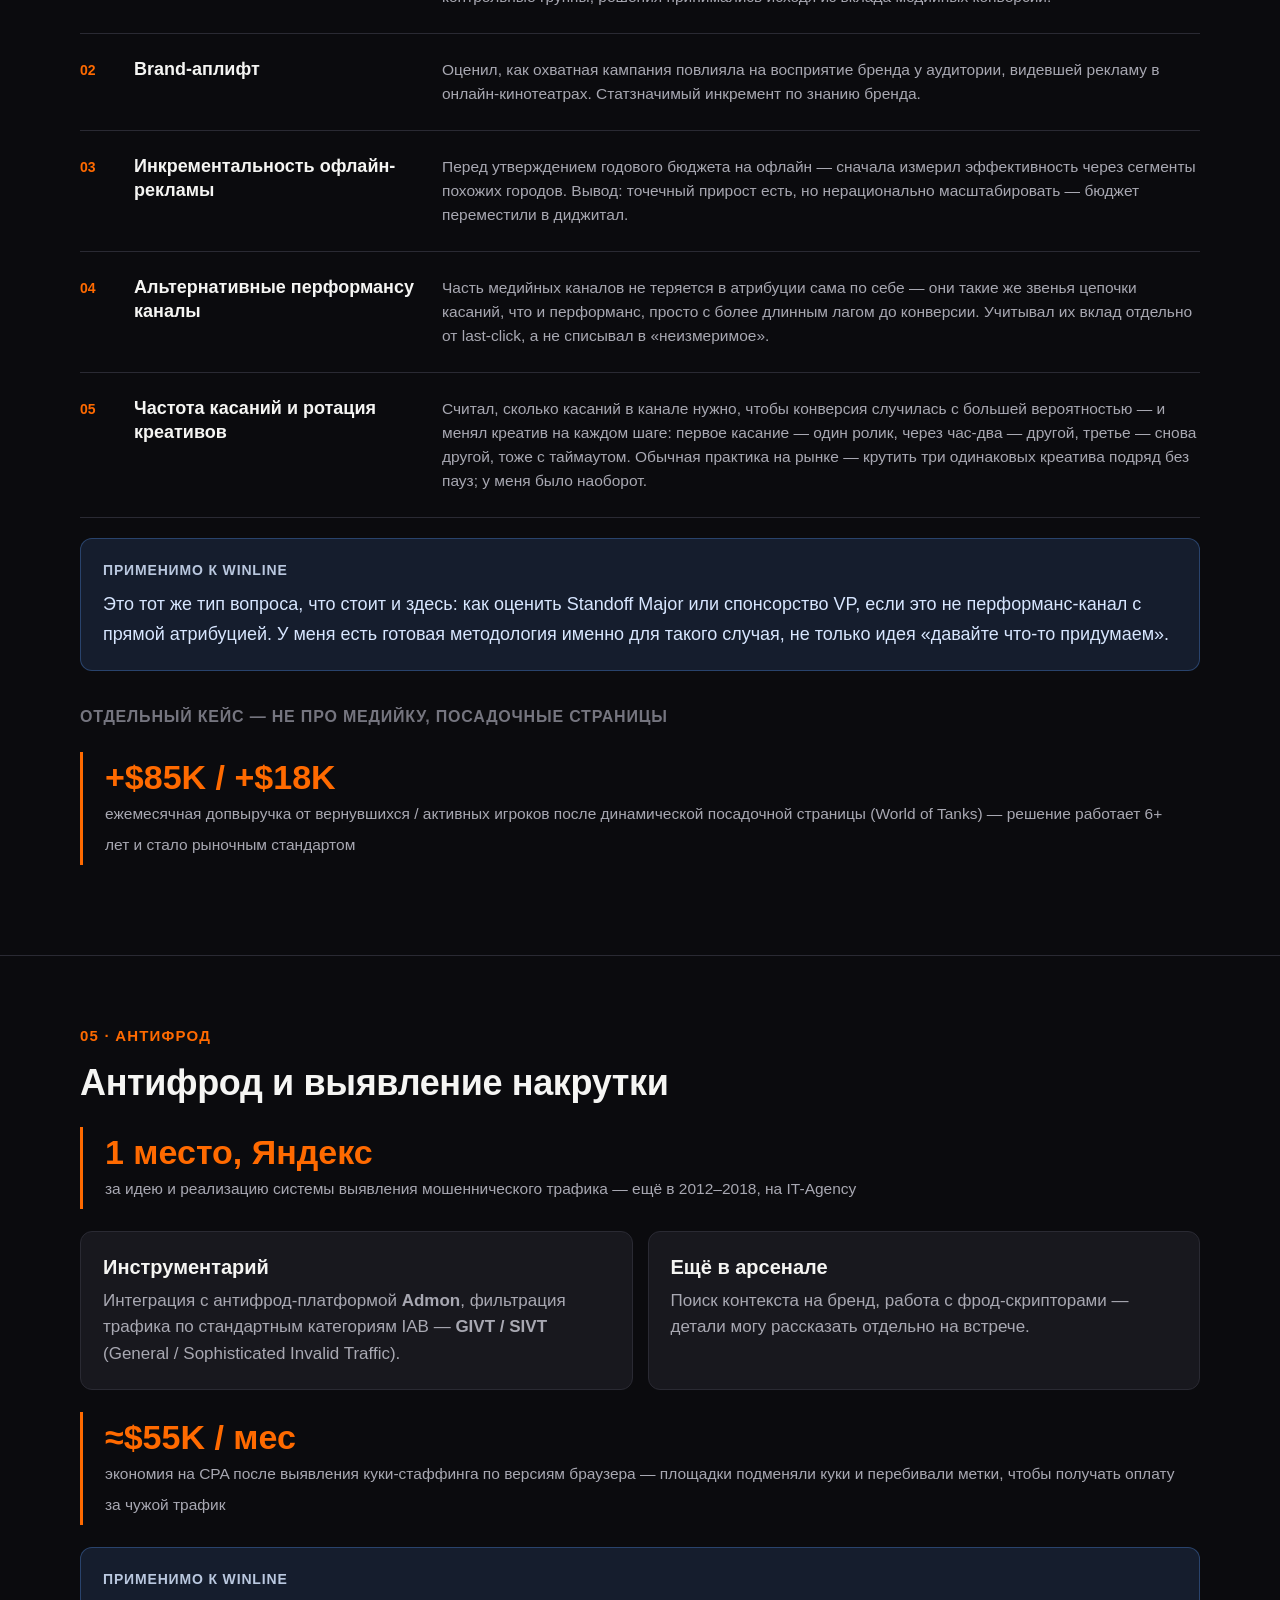
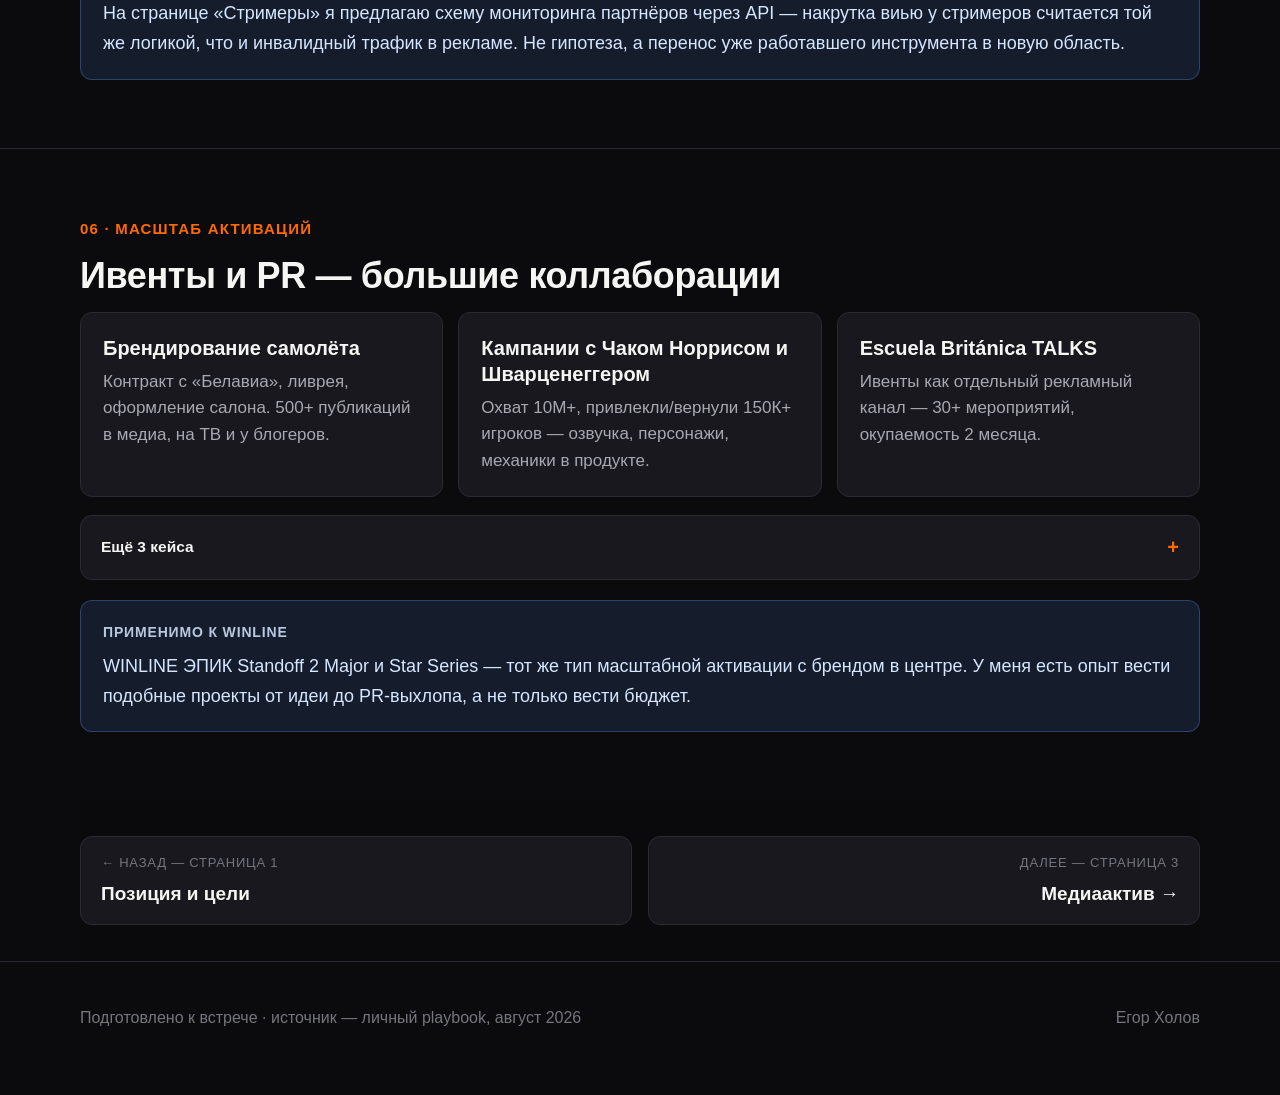
<file: experience.html>
<!DOCTYPE html>
<html lang="ru">
<head>
<meta charset="UTF-8">
<meta name="viewport" content="width=device-width, initial-scale=1.0">
<title>Winline Esports — мой опыт</title>
<link rel="stylesheet" href="styles.css">
</head>
<body>

<nav>
  <div class="wrap">
    <div class="brand"><span>Winline</span> | Егор Холов</div>
    <div class="navlinks">
      <a href="index.html"><span class="pn">1</span>Позиция и цели</a>
      <a href="experience.html" class="active"><span class="pn">2</span>Мой опыт</a>
      <a href="media.html"><span class="pn">3</span>Медиаактив</a>
      <a href="streamers.html"><span class="pn">4</span>Стримеры</a>
      <a href="market.html"><span class="pn">5</span>TI15<span class="live-dot"></span></a>
      <a href="ewc.html"><span class="pn">6</span>EWC 2026<span class="live-dot"></span></a>
    </div>
  </div>
</nav>

<header class="hero">
  <div class="wrap">
    <div class="kicker">Холов Егор Васильевич · маркетинг-директор, 14 лет в маркетинге</div>
    <h1>Мой опыт — сматченный с тем, что нужно здесь</h1>
    <p class="sub">То, что прямо отвечает на задачи из описания позиции и пробелы, которые видны по разговору с HR.</p>
  </div>
</header>

<!-- ================= OVERVIEW / TIMELINE ================= -->
<section id="overview">
  <div class="wrap">
    <div class="eyebrow">01 · Три компании, 14 лет</div>
    <h2>Карьера</h2>
    <div class="career-timeline">
      <div class="career-node">
        <div class="years">2012–2018</div>
        <h3>IT-Agency</h3>
        <div class="role">Руководитель перфоманс-отдела</div>
        <div class="stats">
          <div><b>7</b>человек в найме</div>
          <div><b>$1,3M+</b>бюджет / мес</div>
          <div><b>60+</b>посадочных страниц</div>
        </div>
        <div class="highlight">1 место на мероприятии Яндекса — за выявление мошеннического трафика</div>
      </div>
      <div class="career-node">
        <div class="years">2018–2022</div>
        <h3>Wargaming, World of Tanks</h3>
        <div class="role">Ответственный за СНГ-регион</div>
        <div class="stats">
          <div><b>35</b>человек, 6 отделов</div>
          <div><b>$1,7M</b>бюджет / мес пик</div>
          <div><b>1000+</b>PR-публикаций</div>
        </div>
        <div class="highlight">1М+ игроков в год привлечено или реактивировано</div>
      </div>
      <div class="career-node now">
        <div class="years">2022–2026</div>
        <h3>Escuela Británica</h3>
        <div class="role">Директор по маркетингу</div>
        <div class="stats">
          <div><b>19</b>чел. в прямом подчинении</div>
          <div><b>$100–250K</b>бюджет / мес</div>
          <div><b>35%</b>ДРР</div>
        </div>
        <div class="growth mini">
          <div class="growth-bar dim"><div class="bar" style="height:10px"></div><div class="val">$90K</div><div class="cap">2022</div></div>
          <div class="growth-arrow">→</div>
          <div class="growth-bar"><div class="bar" style="height:64px"></div><div class="val">$600K</div><div class="cap">2026</div></div>
          <div class="growth-callout">×6</div>
        </div>
        <div class="highlight">×6 выручка за 4 года при управлении через маржинальность</div>
      </div>
    </div>
  </div>
</section>

<!-- ================= TEAM & BUDGET ================= -->
<section id="team-budget">
  <div class="wrap">
    <div class="eyebrow">02 · Управление и бюджет</div>
    <h2>Команда, бюджет, P&L</h2>
    <div class="barchart">
      <div class="bar-row">
        <div class="bar-label"><span class="name">Wargaming — 6 отделов</span><span class="val">35 человек</span></div>
        <div class="bar-track"><div class="bar-fill" style="width:100%"></div></div>
      </div>
      <div class="bar-row">
        <div class="bar-label"><span class="name">Escuela Británica — 5 тимлидов</span><span class="val">19 человек</span></div>
        <div class="bar-track"><div class="bar-fill" style="width:54%"></div></div>
      </div>
      <div class="bar-row">
        <div class="bar-label"><span class="name">IT-Agency — перфоманс</span><span class="val">7 человек</span></div>
        <div class="bar-track"><div class="bar-fill dim" style="width:20%"></div></div>
      </div>
    </div>
    <div class="grid" style="margin-top:26px">
      <div class="card"><h3>Масштаб управления</h3><p>Опыт и найма, и увольнений, включая оптимизацию 35% команды на одном из проектов.</p></div>
      <div class="card"><h3>P&L, не просто расходы</h3><p>Управление через маржинальность: медиапланирование по продуктам и каналам на исторических данных, мониторинг доли ФОТ.</p></div>
      <div class="card"><h3>Переговоры и скидки</h3><p>Добавил в скрипт менеджеров запрос скидок у инфлюенсеров — конкретная строка в процессе, которая снизила стоимость заявки на 30%.</p></div>
    </div>
    <div class="callout insight">
      <span class="tag">Применимо к Winline</span>
      Команда кибера здесь — 10 человек, без единой системы KPI и без прямого CMO над собой. У меня есть опыт именно перехода от «россыпи людей» к структурированным отделам с понятной отчётностью — то, что предстоит здесь, я уже проходил, просто в другом масштабе.
    </div>
  </div>
</section>

<!-- ================= INFLUENCERS ================= -->
<section id="influencers">
  <div class="wrap">
    <div class="eyebrow">03 · Работа с блогерами</div>
    <h2>Инфлюенсеры и блогеры — с нуля до системы</h2>
    <p class="lede">Построил отдел работы с блогерами в Мексике с нуля — функционально то же самое, чем занимается Influence-группа в Winline, просто в другой вертикали.</p>

    <div class="barchart">
      <div class="bar-row">
        <div class="bar-label"><span class="name">Старт</span><span class="val">$1,5K / мес</span></div>
        <div class="bar-track"><div class="bar-fill dim" style="width:2%"></div></div>
      </div>
      <div class="bar-row">
        <div class="bar-label"><span class="name">Сейчас</span><span class="val">$70K / мес</span></div>
        <div class="bar-track"><div class="bar-fill good" style="width:100%"></div></div>
      </div>
    </div>
    <div style="margin:10px 0 4px;font-size:16px;color:var(--text-dim)"><b style="color:var(--accent);font-size:22px">×46</b> рост канала инфлюенс, тот же ДРР</div>

    <div class="factoid">
      <span class="num">120+</span>
      <span class="label">интеграций в месяц — 5 нанятых менеджеров под блогеров, календарь публикаций, отслеживание по меткам, промокодам, QR</span>
    </div>

    <details class="expand">
      <summary>Что конкретно выстроил — 6 механик <span class="toggle-ico">+</span></summary>
      <div class="expand-body">
        <div class="grid">
          <div class="card"><p>Скрипт с запросом скидок у инфлюенсеров → минус 30% к стоимости заявки.</p></div>
          <div class="card"><p>Аналитика по блогерам, менеджерам, платформам, типам интеграций.</p></div>
          <div class="card"><p>Модели работы по CPA и бартеру, не только фикс.</p></div>
          <div class="card"><p>Система мотивации для сотрудников отдела.</p></div>
          <div class="card"><p>Шаблоны визуала и скрипты для самих блогеров.</p></div>
          <div class="card"><p>AI для коммуникации с блогерами на масштабе.</p></div>
        </div>
      </div>
    </details>

    <div class="callout insight">
      <span class="tag">Применимо к Winline</span>
      На странице «Стримеры» — конкретные предложения по методологии (мониторинг через API, пересечение аудиторий, оценка баннеров). Это то же направление мышления, что дало ×46 роста здесь: превратить работу с блогерами из ручных договорённостей в систему с аналитикой на каждом уровне.
    </div>
  </div>
</section>

<!-- ================= MEASUREMENT ================= -->
<section id="measurement">
  <div class="wrap">
    <div class="eyebrow">04 · Аналитика и измерение</div>
    <h2>Измерение медийной и охватной рекламы</h2>
    <p class="lede">Измерял эффект и результат от медийных и охватных рекламных кампаний — там, где прямая перформанс-атрибуция не работает.</p>
    <div class="list-rows">
      <div class="list-row">
        <div class="list-num">01</div>
        <h3>Пост-вью аналитика</h3>
        <p>Медийный канал нельзя оценивать так же, как перформанс. Выстроил измерение по пост-вью + таргет/контрольные группы, решения принимались исходя из вклада медийных конверсий.</p>
      </div>
      <div class="list-row">
        <div class="list-num">02</div>
        <h3>Brand-аплифт</h3>
        <p>Оценил, как охватная кампания повлияла на восприятие бренда у аудитории, видевшей рекламу в онлайн-кинотеатрах. Статзначимый инкремент по знанию бренда.</p>
      </div>
      <div class="list-row">
        <div class="list-num">03</div>
        <h3>Инкрементальность офлайн-рекламы</h3>
        <p>Перед утверждением годового бюджета на офлайн — сначала измерил эффективность через сегменты похожих городов. Вывод: точечный прирост есть, но нерационально масштабировать — бюджет переместили в диджитал.</p>
      </div>
      <div class="list-row">
        <div class="list-num">04</div>
        <h3>Альтернативные перформансу каналы</h3>
        <p>Часть медийных каналов не теряется в атрибуции сама по себе — они такие же звенья цепочки касаний, что и перформанс, просто с более длинным лагом до конверсии. Учитывал их вклад отдельно от last-click, а не списывал в «неизмеримое».</p>
      </div>
      <div class="list-row">
        <div class="list-num">05</div>
        <h3>Частота касаний и ротация креативов</h3>
        <p>Считал, сколько касаний в канале нужно, чтобы конверсия случилась с большей вероятностью — и менял креатив на каждом шаге: первое касание — один ролик, через час-два — другой, третье — снова другой, тоже с таймаутом. Обычная практика на рынке — крутить три одинаковых креатива подряд без пауз; у меня было наоборот.</p>
      </div>
    </div>

    <div class="callout insight">
      <span class="tag">Применимо к Winline</span>
      Это тот же тип вопроса, что стоит и здесь: как оценить Standoff Major или спонсорство VP, если это не перформанс-канал с прямой атрибуцией. У меня есть готовая методология именно для такого случая, не только идея «давайте что-то придумаем».
    </div>

    <div class="subhead">Отдельный кейс — не про медийку, посадочные страницы</div>
    <div class="factoid">
      <span class="num">+$85K / +$18K</span>
      <span class="label">ежемесячная допвыручка от вернувшихся / активных игроков после динамической посадочной страницы (World of Tanks) — решение работает 6+ лет и стало рыночным стандартом</span>
    </div>
  </div>
</section>

<!-- ================= ANTIFRAUD ================= -->
<section id="antifraud">
  <div class="wrap">
    <div class="eyebrow">05 · Антифрод</div>
    <h2>Антифрод и выявление накрутки</h2>
    <div class="factoid">
      <span class="num">1 место, Яндекс</span>
      <span class="label">за идею и реализацию системы выявления мошеннического трафика — ещё в 2012–2018, на IT-Agency</span>
    </div>
    <div class="grid" style="grid-template-columns:1fr 1fr">
      <div class="card"><h3>Инструментарий</h3><p>Интеграция с антифрод-платформой <b>Admon</b>, фильтрация трафика по стандартным категориям IAB — <b>GIVT / SIVT</b> (General / Sophisticated Invalid Traffic).</p></div>
      <div class="card"><h3>Ещё в арсенале</h3><p>Поиск контекста на бренд, работа с фрод-скрипторами — детали могу рассказать отдельно на встрече.</p></div>
    </div>
    <div class="factoid">
      <span class="num">≈$55K / мес</span>
      <span class="label">экономия на CPA после выявления куки-стаффинга по версиям браузера — площадки подменяли куки и перебивали метки, чтобы получать оплату за чужой трафик</span>
    </div>
    <div class="callout insight">
      <span class="tag">Применимо к Winline</span>
      На странице «Стримеры» я предлагаю схему мониторинга партнёров через API — накрутка виью у стримеров считается той же логикой, что и инвалидный трафик в рекламе. Не гипотеза, а перенос уже работавшего инструмента в новую область.
    </div>
  </div>
</section>

<!-- ================= EVENTS & PR ================= -->
<section id="events">
  <div class="wrap">
    <div class="eyebrow">06 · Масштаб активаций</div>
    <h2>Ивенты и PR — большие коллаборации</h2>
    <div class="grid">
      <div class="card"><h3>Брендирование самолёта</h3><p>Контракт с «Белавиа», ливрея, оформление салона. 500+ публикаций в медиа, на ТВ и у блогеров.</p></div>
      <div class="card"><h3>Кампании с Чаком Норрисом и Шварценеггером</h3><p>Охват 10М+, привлекли/вернули 150К+ игроков — озвучка, персонажи, механики в продукте.</p></div>
      <div class="card"><h3>Escuela Británica TALKS</h3><p>Ивенты как отдельный рекламный канал — 30+ мероприятий, окупаемость 2 месяца.</p></div>
    </div>

    <details class="expand">
      <summary>Ещё 3 кейса <span class="toggle-ico">+</span></summary>
      <div class="expand-body">
        <div class="grid">
          <div class="card"><h3>Брендирование БелАЗ</h3><p>Ко Дню танкиста. 120+ публикаций в медиа и ТВ-репортажи.</p></div>
          <div class="card"><h3>Мероприятие на 200 000 зрителей</h3><p>«День танкиста» — диджитал + ТВ + наружка, 300+ публикаций в медиа.</p></div>
          <div class="card"><h3>Коллаборация с Союзмультфильмом</h3><p>Ко Дню космонавтики — персонажи «Тайны третьей планеты» в игре. Вернули 70К+ игроков.</p></div>
        </div>
      </div>
    </details>

    <div class="callout insight">
      <span class="tag">Применимо к Winline</span>
      WINLINE ЭПИК Standoff 2 Major и Star Series — тот же тип масштабной активации с брендом в центре. У меня есть опыт вести подобные проекты от идеи до PR-выхлопа, а не только вести бюджет.
    </div>
  </div>
</section>

<div class="wrap">
<nav class="pagenav" style="border:none;">
  <a href="index.html">
    <span class="lbl">← Назад — страница 1</span>
    <span class="ttl">Позиция и цели</span>
  </a>
  <a class="next" href="media.html">
    <span class="lbl">Далее — страница 3</span>
    <span class="ttl">Медиаактив →</span>
  </a>
</nav>
</div>

<footer>
  <div class="wrap">
    <div>Подготовлено к встрече · источник — личный playbook, август 2026</div>
    <div>Егор Холов</div>
  </div>
</footer>

</body>
</html>
</file>
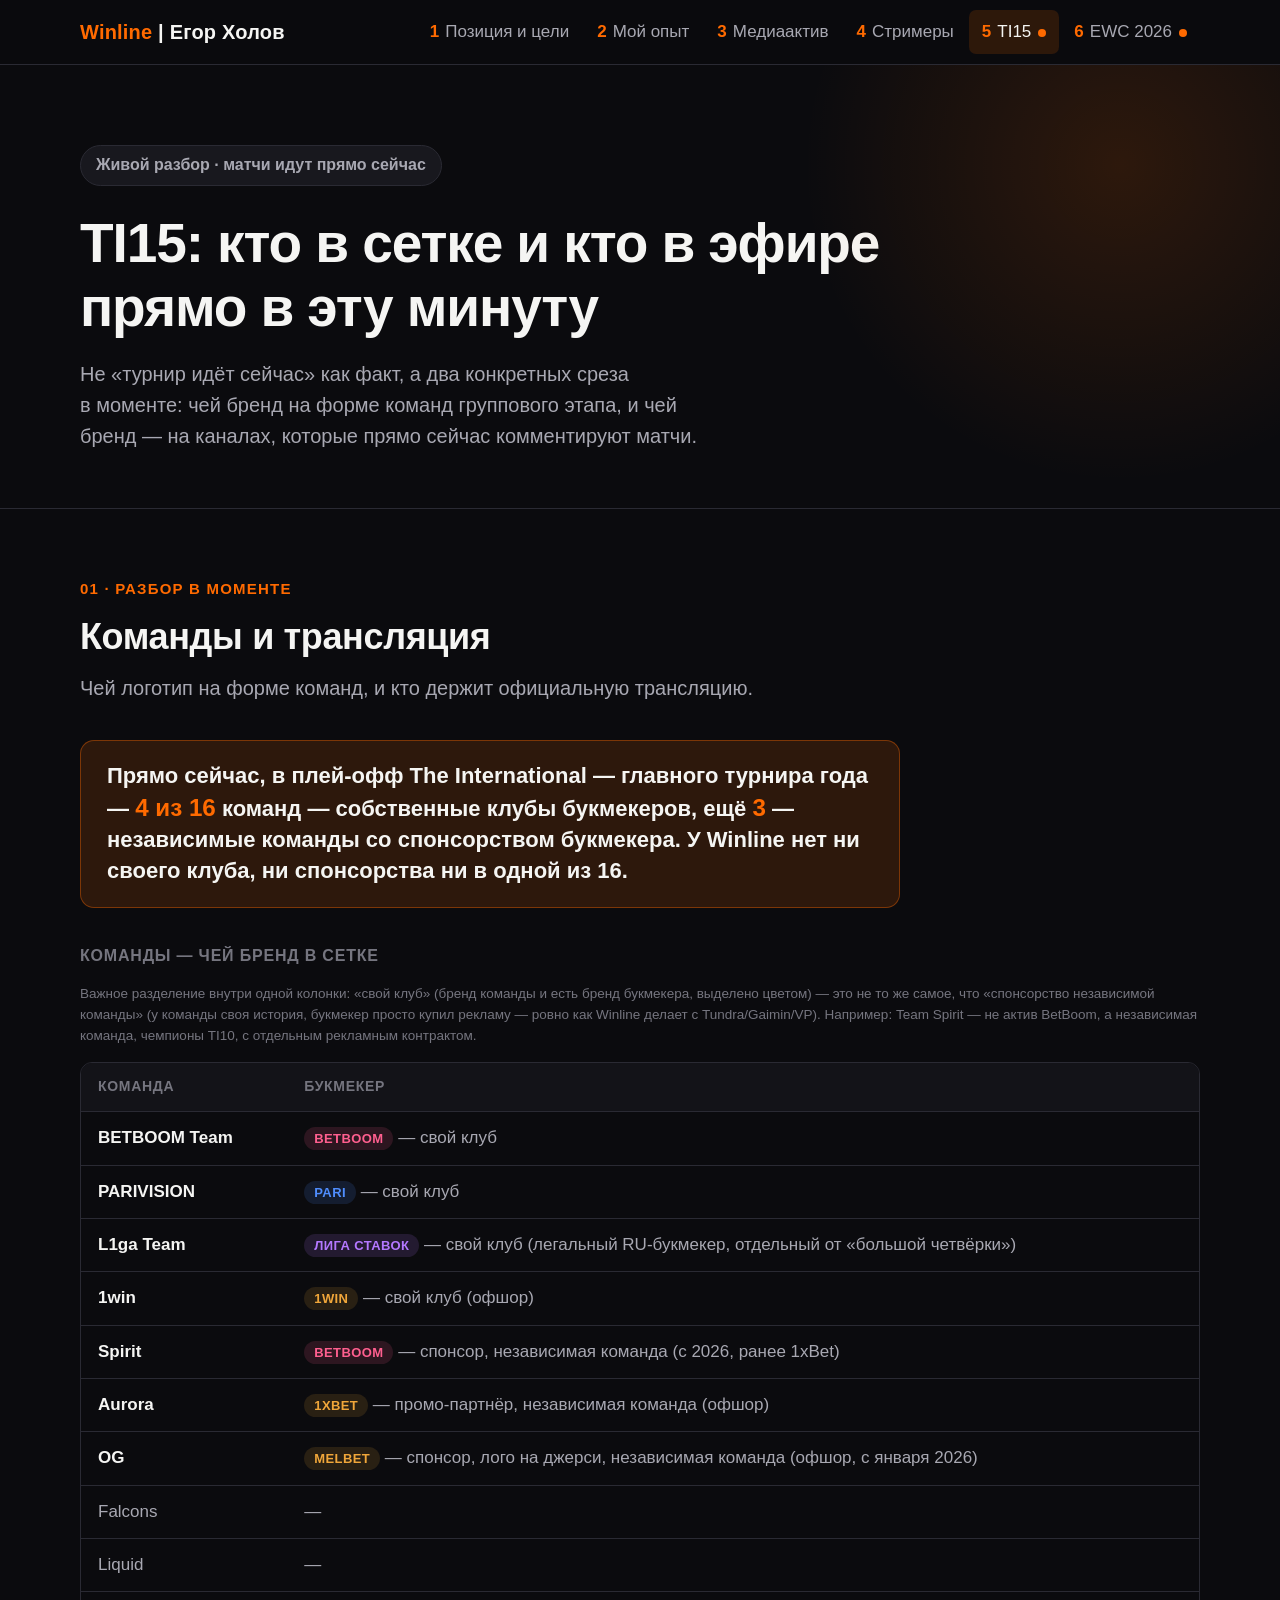
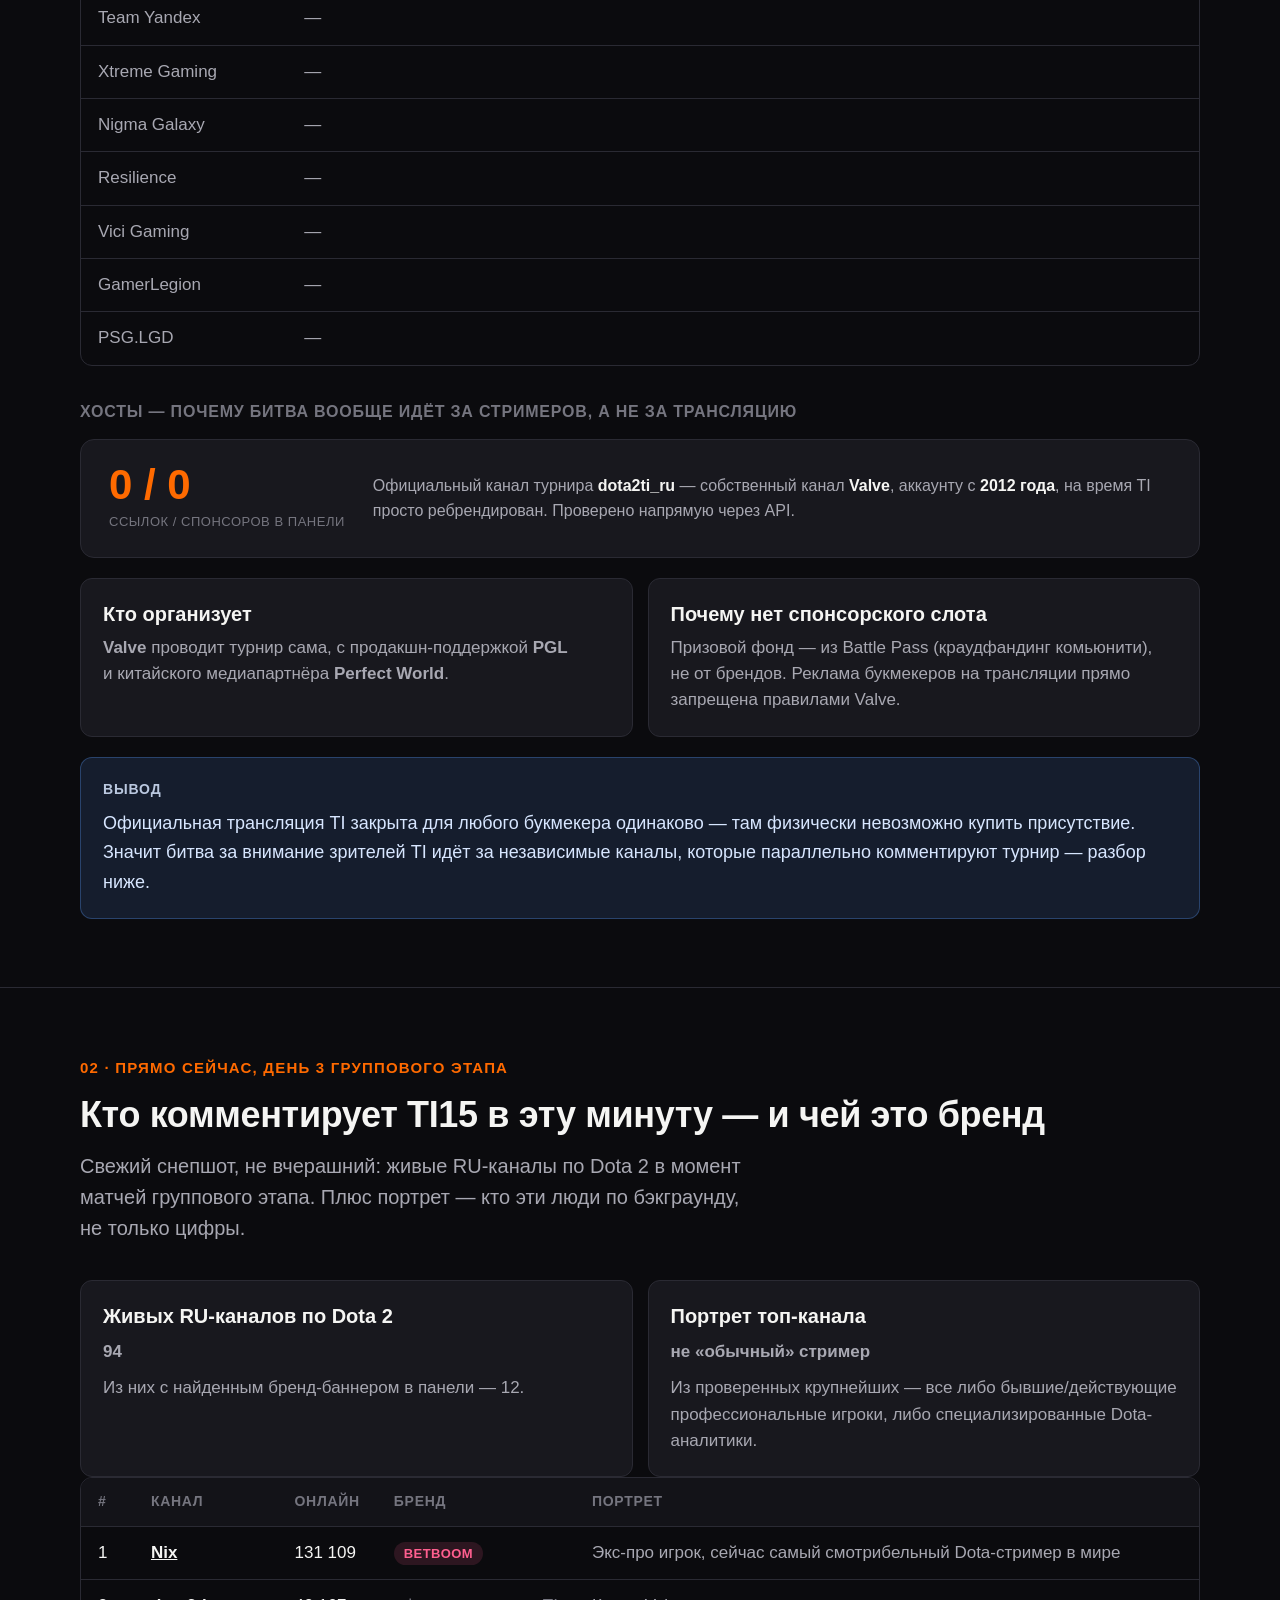
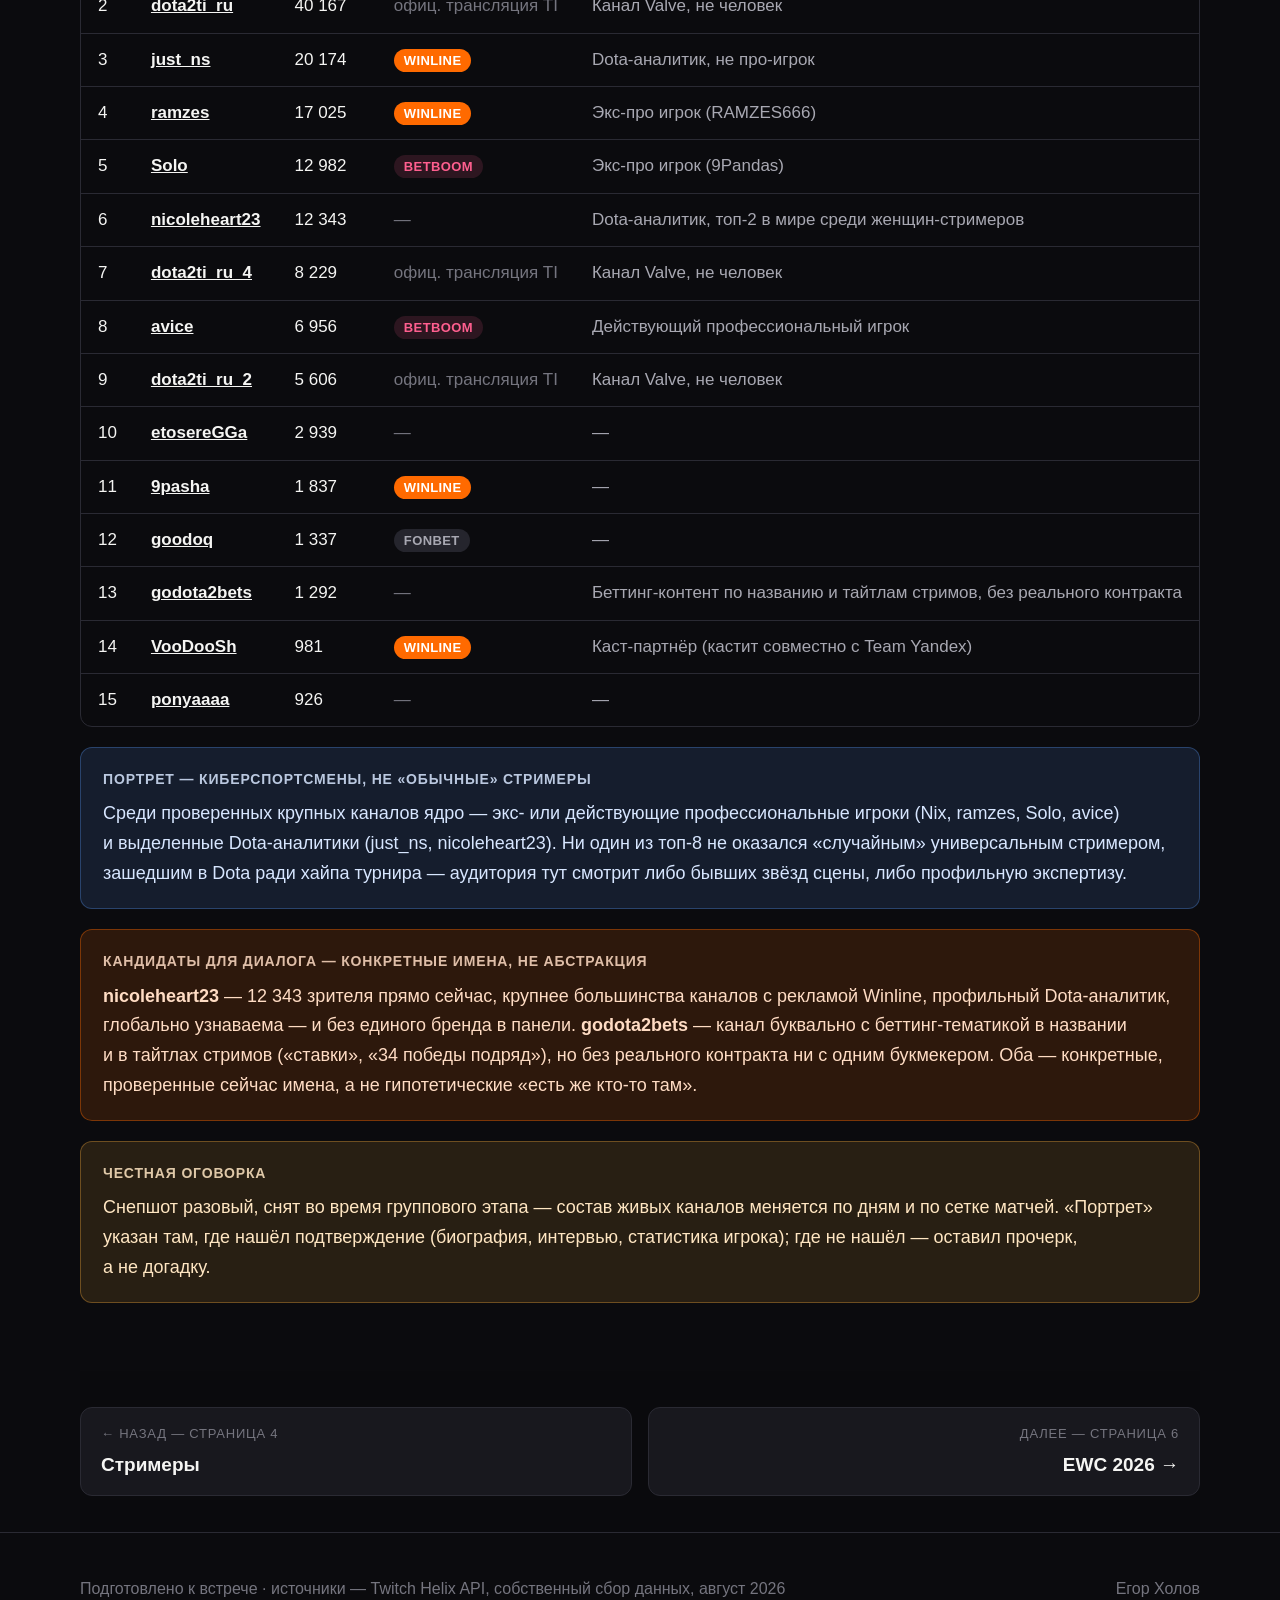
<file: market.html>
<!DOCTYPE html>
<html lang="ru">
<head>
<meta charset="UTF-8">
<meta name="viewport" content="width=device-width, initial-scale=1.0">
<title>Winline Esports — TI15</title>
<link rel="stylesheet" href="styles.css">
</head>
<body>

<nav>
  <div class="wrap">
    <div class="brand"><span>Winline</span> | Егор Холов</div>
    <div class="navlinks">
      <a href="index.html"><span class="pn">1</span>Позиция и цели</a>
      <a href="experience.html"><span class="pn">2</span>Мой опыт</a>
      <a href="media.html"><span class="pn">3</span>Медиаактив</a>
      <a href="streamers.html"><span class="pn">4</span>Стримеры</a>
      <a href="market.html" class="active"><span class="pn">5</span>TI15<span class="live-dot"></span></a>
      <a href="ewc.html"><span class="pn">6</span>EWC 2026<span class="live-dot"></span></a>
    </div>
  </div>
</nav>

<header class="hero">
  <div class="wrap">
    <div class="kicker">Живой разбор · матчи идут прямо сейчас</div>
    <h1>TI15: кто в сетке и кто в эфире прямо в эту минуту</h1>
    <p class="sub">Не «турнир идёт сейчас» как факт, а два конкретных среза в моменте: чей бренд на форме команд группового этапа, и чей бренд — на каналах, которые прямо сейчас комментируют матчи.</p>
  </div>
</header>

<!-- ================= TI2026 ================= -->
<section id="ti15">
  <div class="wrap">
    <div class="eyebrow">01 · Разбор в моменте</div>
    <h2>Команды и трансляция</h2>
    <p class="lede">Чей логотип на форме команд, и кто держит официальную трансляцию.</p>

    <div style="font-size:22px;font-weight:700;color:var(--text);background:var(--accent-soft);border:1px solid var(--accent-border);border-radius:14px;padding:20px 26px;max-width:820px;line-height:1.4;margin-bottom:36px;">Прямо сейчас, в плей-офф The International — главного турнира года — <b style="color:var(--accent);font-size:1.1em">4 из 16</b> команд — собственные клубы букмекеров, ещё <b style="color:var(--accent);font-size:1.1em">3</b> — независимые команды со спонсорством букмекера. У Winline нет ни своего клуба, ни спонсорства ни в одной из 16.</div>

    <div class="subhead">Команды — чей бренд в сетке</div>
    <p style="font-size:13.5px;color:var(--text-faint);margin-bottom:16px">Важное разделение внутри одной колонки: «свой клуб» (бренд команды и есть бренд букмекера, выделено цветом) — это не то же самое, что «спонсорство независимой команды» (у команды своя история, букмекер просто купил рекламу — ровно как Winline делает с Tundra/Gaimin/VP). Например: Team Spirit — не актив BetBoom, а независимая команда, чемпионы TI10, с отдельным рекламным контрактом.</p>
    <div class="tablewrap">
      <table>
        <thead><tr><th>Команда</th><th>Букмекер</th></tr></thead>
        <tbody>
          <tr><td class="strong">BETBOOM Team</td><td><span class="badge betboom">BetBoom</span> — свой клуб</td></tr>
          <tr><td class="strong">PARIVISION</td><td><span class="badge pari">PARI</span> — свой клуб</td></tr>
          <tr><td class="strong">L1ga Team</td><td><span class="badge liga">Лига Ставок</span> — свой клуб (легальный RU-букмекер, отдельный от «большой четвёрки»)</td></tr>
          <tr><td class="strong">1win</td><td><span class="badge warn">1win</span> — свой клуб (офшор)</td></tr>
          <tr><td class="strong">Spirit</td><td><span class="badge betboom">BetBoom</span> — спонсор, независимая команда (с 2026, ранее 1xBet)</td></tr>
          <tr><td class="strong">Aurora</td><td><span class="badge warn">1xBet</span> — промо-партнёр, независимая команда (офшор)</td></tr>
          <tr><td class="strong">OG</td><td><span class="badge warn">Melbet</span> — спонсор, лого на джерси, независимая команда (офшор, с января 2026)</td></tr>
          <tr><td>Falcons</td><td>—</td></tr>
          <tr><td>Liquid</td><td>—</td></tr>
          <tr><td>Team Yandex</td><td>—</td></tr>
          <tr><td>Xtreme Gaming</td><td>—</td></tr>
          <tr><td>Nigma Galaxy</td><td>—</td></tr>
          <tr><td>Resilience</td><td>—</td></tr>
          <tr><td>Vici Gaming</td><td>—</td></tr>
          <tr><td>GamerLegion</td><td>—</td></tr>
          <tr><td>PSG.LGD</td><td>—</td></tr>
        </tbody>
      </table>
    </div>

    <div class="subhead">Хосты — почему битва вообще идёт за стримеров, а не за трансляцию</div>

    <div style="display:flex;align-items:center;gap:28px;background:var(--card);border:1px solid var(--border);border-radius:14px;padding:24px 28px;margin-bottom:20px;flex-wrap:wrap;">
      <div>
        <div style="font-size:42px;font-weight:800;color:var(--accent);line-height:1;">0 / 0</div>
        <div style="font-size:13px;color:var(--text-faint);text-transform:uppercase;letter-spacing:.04em;margin-top:6px;">ссылок / спонсоров в панели</div>
      </div>
      <div style="flex:1;min-width:240px;font-size:16px;color:var(--text-dim);">
        Официальный канал турнира <b style="color:var(--text)">dota2ti_ru</b> — собственный канал <b style="color:var(--text)">Valve</b>, аккаунту с <b style="color:var(--text)">2012 года</b>, на время TI просто ребрендирован. Проверено напрямую через API.
      </div>
    </div>

    <div class="grid" style="grid-template-columns:1fr 1fr">
      <div class="card">
        <h3>Кто организует</h3>
        <p><b>Valve</b> проводит турнир сама, с продакшн-поддержкой <b>PGL</b> и китайского медиапартнёра <b>Perfect World</b>.</p>
      </div>
      <div class="card">
        <h3>Почему нет спонсорского слота</h3>
        <p>Призовой фонд — из Battle Pass (краудфандинг комьюнити), не от брендов. Реклама букмекеров на трансляции прямо запрещена правилами Valve.</p>
      </div>
    </div>
    <div class="callout insight">
      <span class="tag">Вывод</span>
      Официальная трансляция TI закрыта для любого букмекера одинаково — там физически невозможно купить присутствие. Значит битва за внимание зрителей TI идёт за независимые каналы, которые параллельно комментируют турнир — разбор ниже.
    </div>
  </div>
</section>

<!-- ================= LIVE DOTA STREAMERS RIGHT NOW ================= -->
<section id="live-streamers">
  <div class="wrap">
    <div class="eyebrow">02 · Прямо сейчас, день 3 группового этапа</div>
    <h2>Кто комментирует TI15 в эту минуту — и чей это бренд</h2>
    <p class="lede">Свежий снепшот, не вчерашний: живые RU-каналы по Dota 2 в момент матчей группового этапа. Плюс портрет — кто эти люди по бэкграунду, не только цифры.</p>

    <div class="grid" style="grid-template-columns:1fr 1fr">
      <div class="card"><h3>Живых RU-каналов по Dota 2</h3><p class="statpair">94</p><p>Из них с найденным бренд-баннером в панели — 12.</p></div>
      <div class="card"><h3>Портрет топ-канала</h3><p class="statpair">не «обычный» стример</p><p>Из проверенных крупнейших — все либо бывшие/действующие профессиональные игроки, либо специализированные Dota-аналитики.</p></div>
    </div>

    <div class="tablewrap">
      <table>
        <thead><tr><th>#</th><th>Канал</th><th>Онлайн</th><th>Бренд</th><th>Портрет</th></tr></thead>
        <tbody>
          <tr><td class="num">1</td><td class="strong"><a href="https://twitch.tv/nix" target="_blank" rel="noopener">Nix</a></td><td class="num">131 109</td><td><span class="badge betboom">BetBoom</span></td><td>Экс-про игрок, сейчас самый смотрибельный Dota-стример в мире</td></tr>
          <tr><td class="num">2</td><td class="strong"><a href="https://twitch.tv/dota2ti_ru" target="_blank" rel="noopener">dota2ti_ru</a></td><td class="num">40 167</td><td><span style="color:var(--text-faint)">офиц. трансляция TI</span></td><td>Канал Valve, не человек</td></tr>
          <tr><td class="num">3</td><td class="strong"><a href="https://twitch.tv/just_ns" target="_blank" rel="noopener">just_ns</a></td><td class="num">20 174</td><td><span class="badge zero">Winline</span></td><td>Dota-аналитик, не про-игрок</td></tr>
          <tr><td class="num">4</td><td class="strong"><a href="https://twitch.tv/ramzes" target="_blank" rel="noopener">ramzes</a></td><td class="num">17 025</td><td><span class="badge zero">Winline</span></td><td>Экс-про игрок (RAMZES666)</td></tr>
          <tr><td class="num">5</td><td class="strong"><a href="https://twitch.tv/solo" target="_blank" rel="noopener">Solo</a></td><td class="num">12 982</td><td><span class="badge betboom">BetBoom</span></td><td>Экс-про игрок (9Pandas)</td></tr>
          <tr><td class="num">6</td><td class="strong"><a href="https://twitch.tv/nicoleheart23" target="_blank" rel="noopener">nicoleheart23</a></td><td class="num">12 343</td><td><span style="color:var(--text-faint)">—</span></td><td>Dota-аналитик, топ-2 в мире среди женщин-стримеров</td></tr>
          <tr><td class="num">7</td><td class="strong"><a href="https://twitch.tv/dota2ti_ru_4" target="_blank" rel="noopener">dota2ti_ru_4</a></td><td class="num">8 229</td><td><span style="color:var(--text-faint)">офиц. трансляция TI</span></td><td>Канал Valve, не человек</td></tr>
          <tr><td class="num">8</td><td class="strong"><a href="https://twitch.tv/avice" target="_blank" rel="noopener">avice</a></td><td class="num">6 956</td><td><span class="badge betboom">BetBoom</span></td><td>Действующий профессиональный игрок</td></tr>
          <tr><td class="num">9</td><td class="strong"><a href="https://twitch.tv/dota2ti_ru_2" target="_blank" rel="noopener">dota2ti_ru_2</a></td><td class="num">5 606</td><td><span style="color:var(--text-faint)">офиц. трансляция TI</span></td><td>Канал Valve, не человек</td></tr>
          <tr><td class="num">10</td><td class="strong"><a href="https://twitch.tv/etoseregga" target="_blank" rel="noopener">etosereGGa</a></td><td class="num">2 939</td><td><span style="color:var(--text-faint)">—</span></td><td>—</td></tr>
          <tr><td class="num">11</td><td class="strong"><a href="https://twitch.tv/9pasha" target="_blank" rel="noopener">9pasha</a></td><td class="num">1 837</td><td><span class="badge zero">Winline</span></td><td>—</td></tr>
          <tr><td class="num">12</td><td class="strong"><a href="https://twitch.tv/goodoq" target="_blank" rel="noopener">goodoq</a></td><td class="num">1 337</td><td><span class="badge neutral">Fonbet</span></td><td>—</td></tr>
          <tr><td class="num">13</td><td class="strong"><a href="https://twitch.tv/godota2bets" target="_blank" rel="noopener">godota2bets</a></td><td class="num">1 292</td><td><span style="color:var(--text-faint)">—</span></td><td>Беттинг-контент по названию и тайтлам стримов, без реального контракта</td></tr>
          <tr><td class="num">14</td><td class="strong"><a href="https://twitch.tv/voodoosh" target="_blank" rel="noopener">VooDooSh</a></td><td class="num">981</td><td><span class="badge zero">Winline</span></td><td>Каст-партнёр (кастит совместно с Team Yandex)</td></tr>
          <tr><td class="num">15</td><td class="strong"><a href="https://twitch.tv/ponyaaaa" target="_blank" rel="noopener">ponyaaaa</a></td><td class="num">926</td><td><span style="color:var(--text-faint)">—</span></td><td>—</td></tr>
        </tbody>
      </table>
    </div>

    <div class="callout insight">
      <span class="tag">Портрет — киберспортсмены, не «обычные» стримеры</span>
      Среди проверенных крупных каналов ядро — экс- или действующие профессиональные игроки (Nix, ramzes, Solo, avice) и выделенные Dota-аналитики (just_ns, nicoleheart23). Ни один из топ-8 не оказался «случайным» универсальным стримером, зашедшим в Dota ради хайпа турнира — аудитория тут смотрит либо бывших звёзд сцены, либо профильную экспертизу.
    </div>
    <div class="callout question">
      <span class="tag">Кандидаты для диалога — конкретные имена, не абстракция</span>
      <b>nicoleheart23</b> — 12 343 зрителя прямо сейчас, крупнее большинства каналов с рекламой Winline, профильный Dota-аналитик, глобально узнаваема — и без единого бренда в панели. <b>godota2bets</b> — канал буквально с беттинг-тематикой в названии и в тайтлах стримов («ставки», «34 победы подряд»), но без реального контракта ни с одним букмекером. Оба — конкретные, проверенные сейчас имена, а не гипотетические «есть же кто-то там».
    </div>
    <div class="callout flag">
      <span class="tag">Честная оговорка</span>
      Снепшот разовый, снят во время группового этапа — состав живых каналов меняется по дням и по сетке матчей. «Портрет» указан там, где нашёл подтверждение (биография, интервью, статистика игрока); где не нашёл — оставил прочерк, а не догадку.
    </div>
  </div>
</section>

<div class="wrap">
<nav class="pagenav" style="border:none;">
  <a href="streamers.html">
    <span class="lbl">← Назад — страница 4</span>
    <span class="ttl">Стримеры</span>
  </a>
  <a class="next" href="ewc.html">
    <span class="lbl">Далее — страница 6</span>
    <span class="ttl">EWC 2026 →</span>
  </a>
</nav>
</div>

<footer>
  <div class="wrap">
    <div>Подготовлено к встрече · источники — Twitch Helix API, собственный сбор данных, август 2026</div>
    <div>Егор Холов</div>
  </div>
</footer>

</body>
</html>
</file>
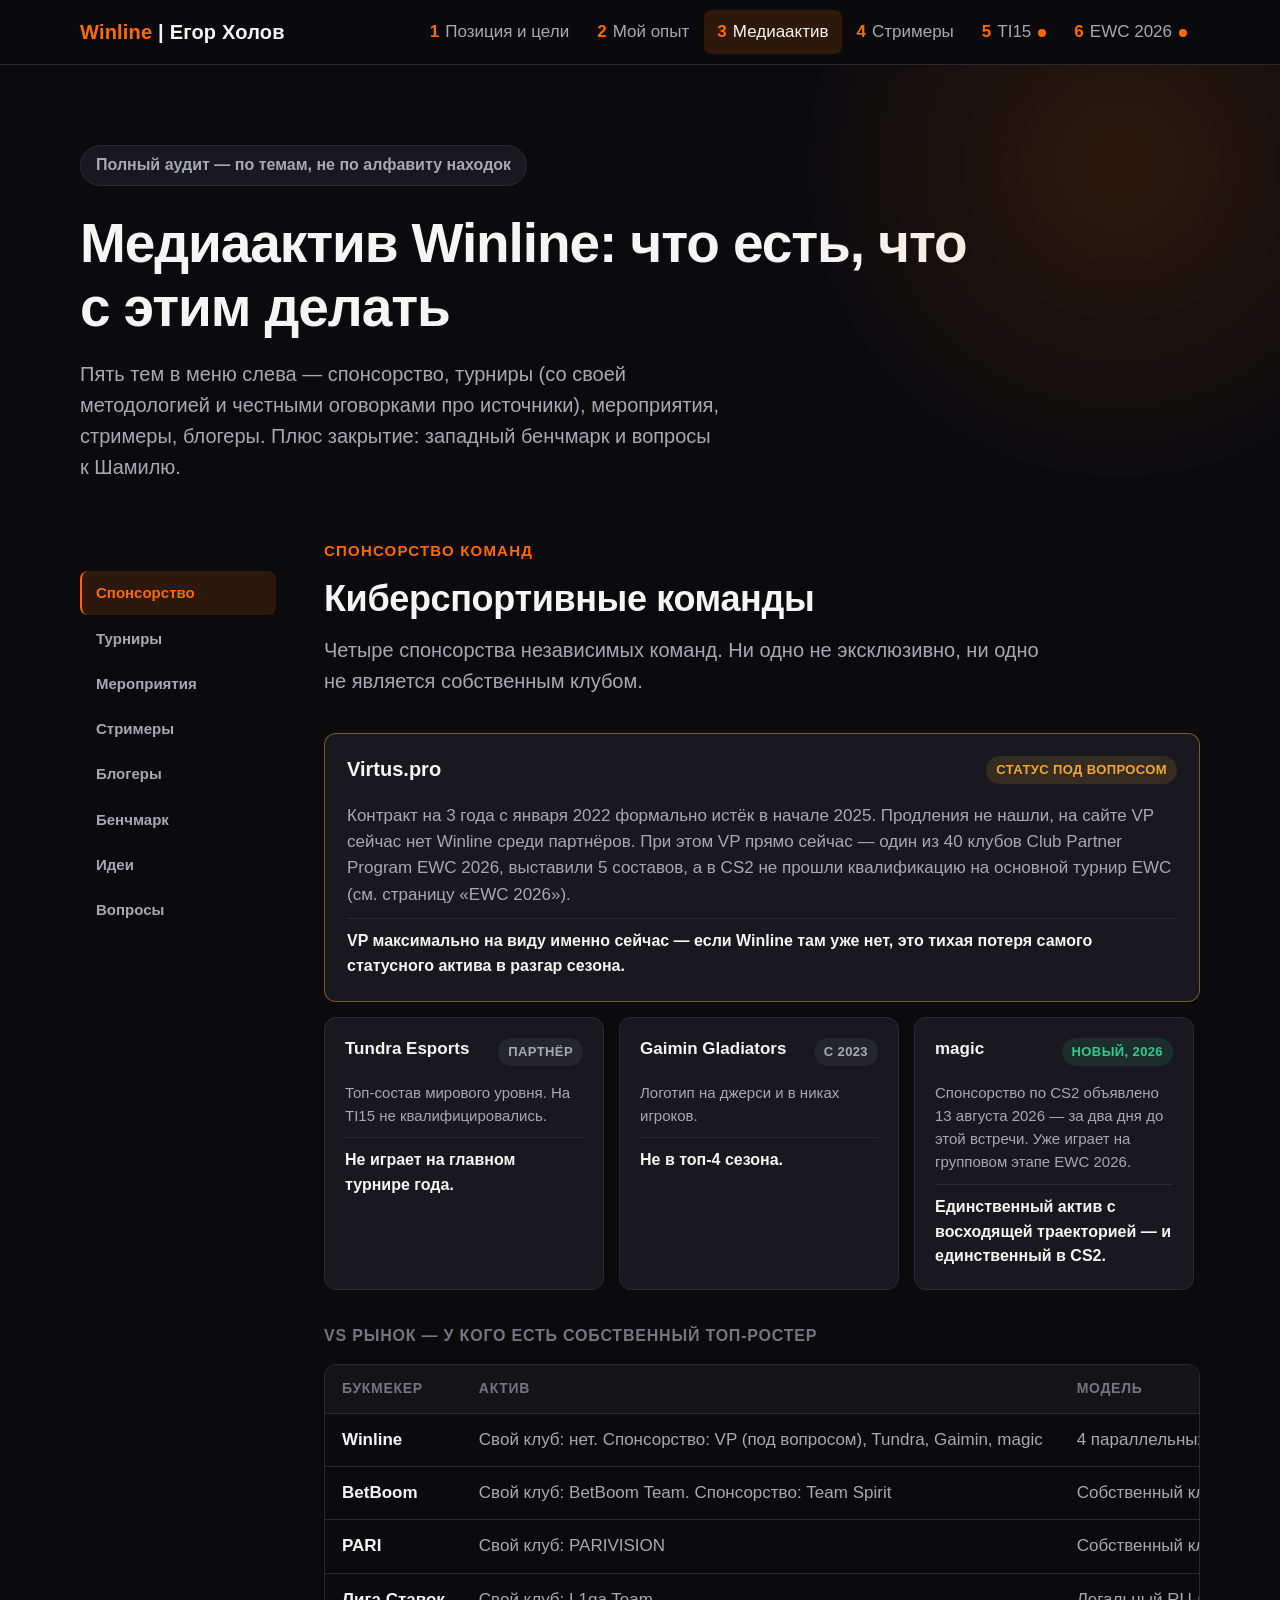
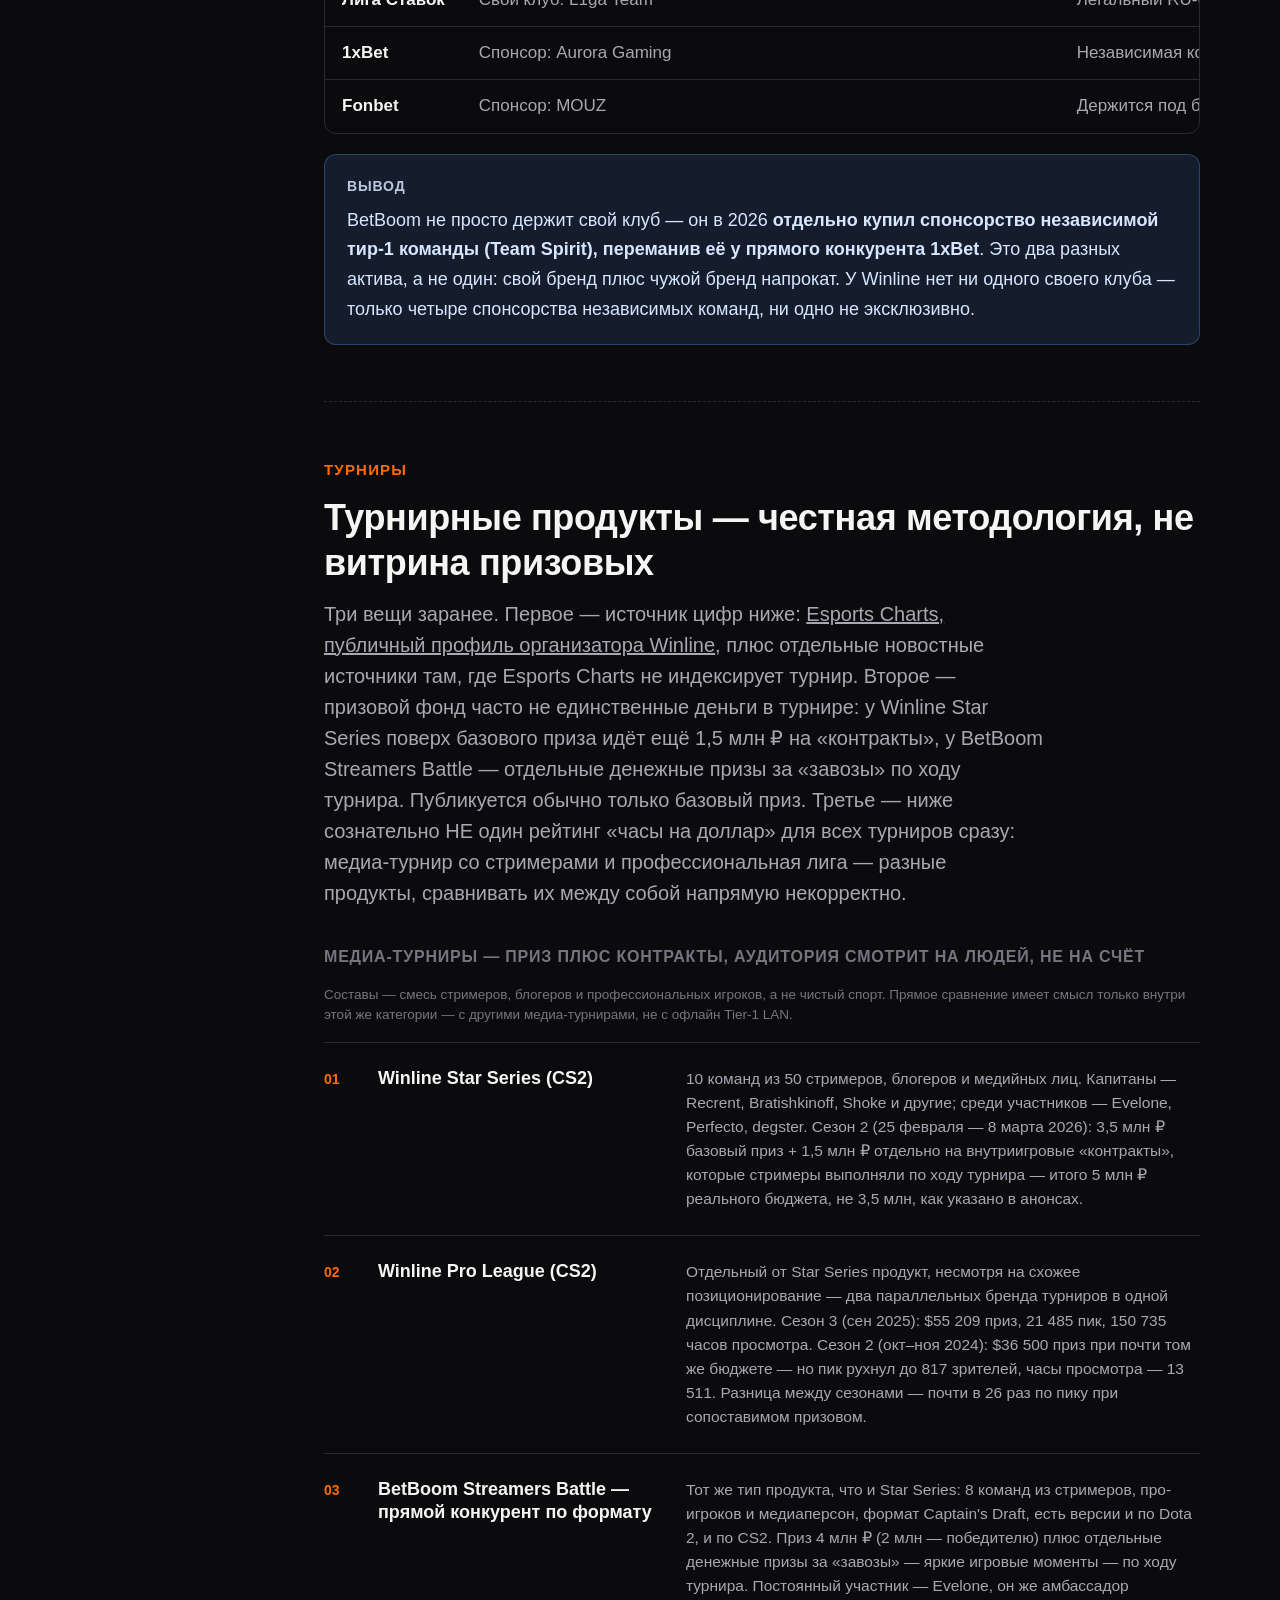
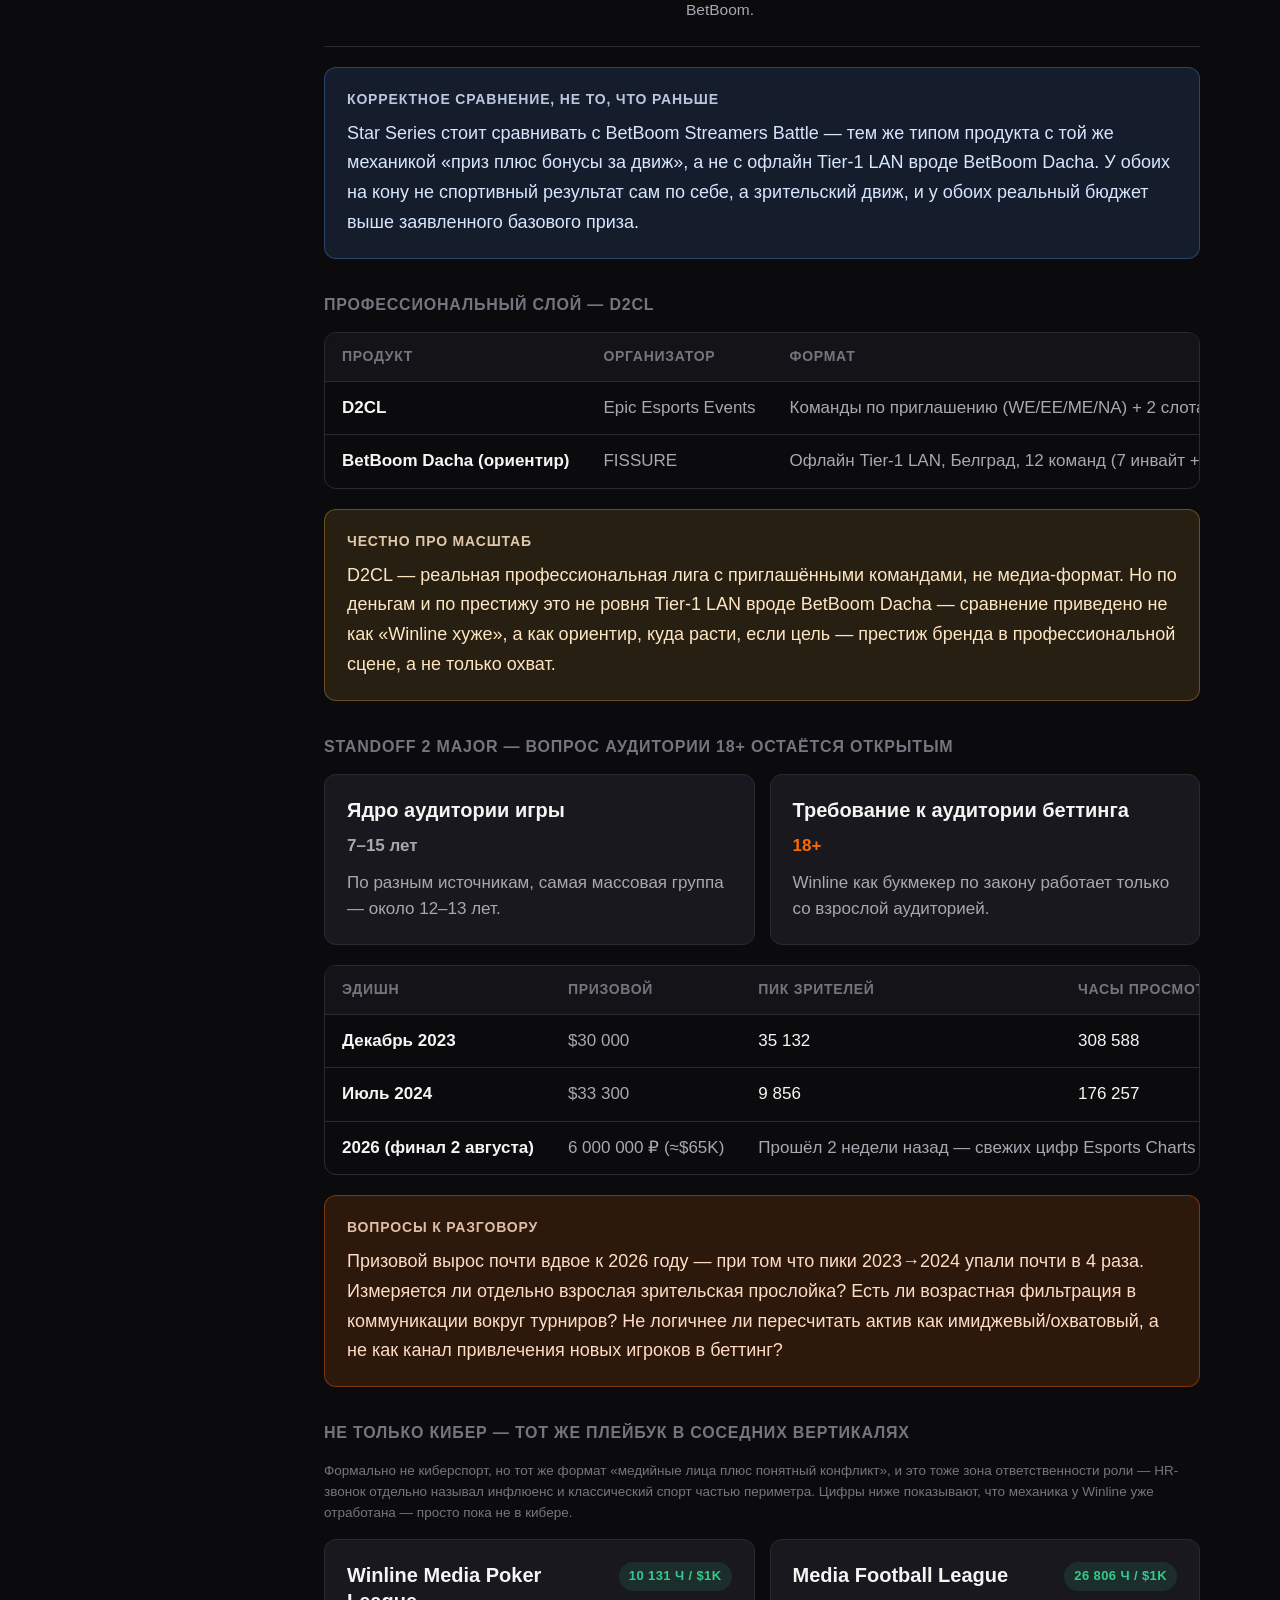
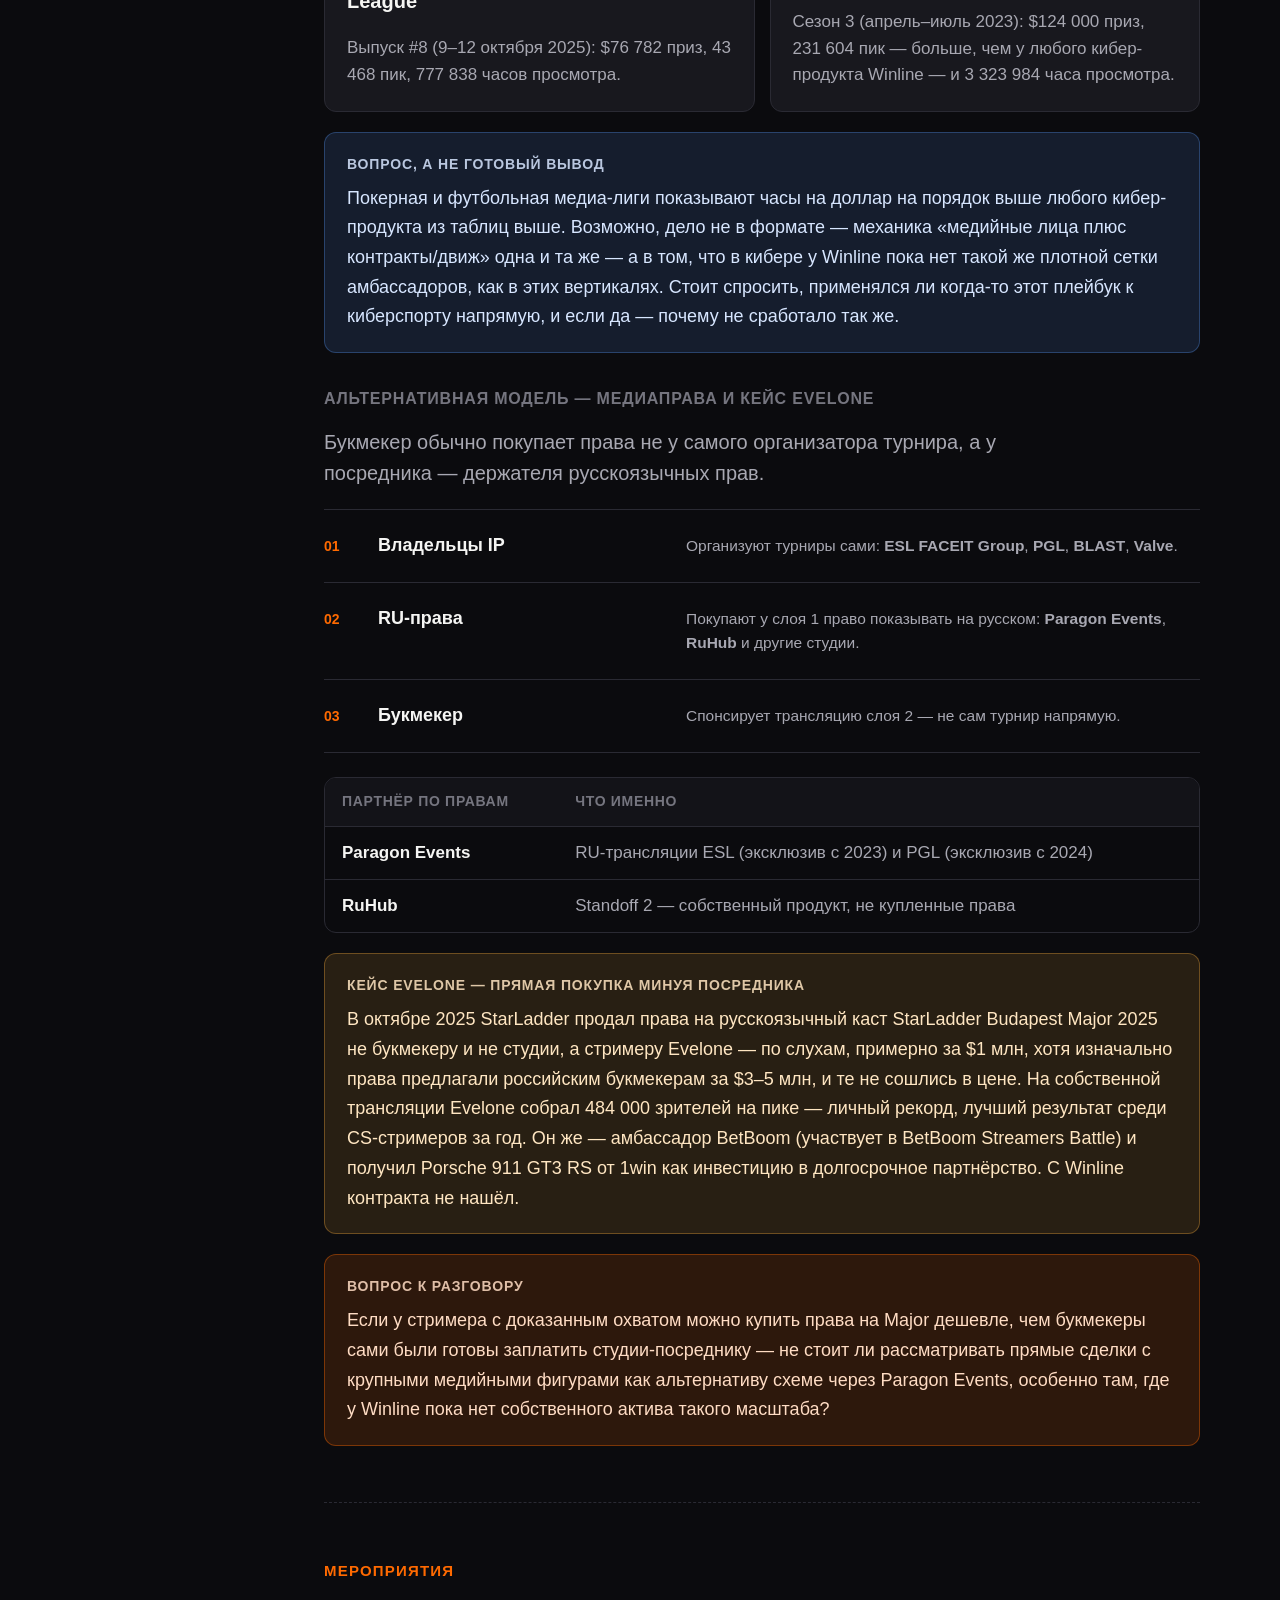
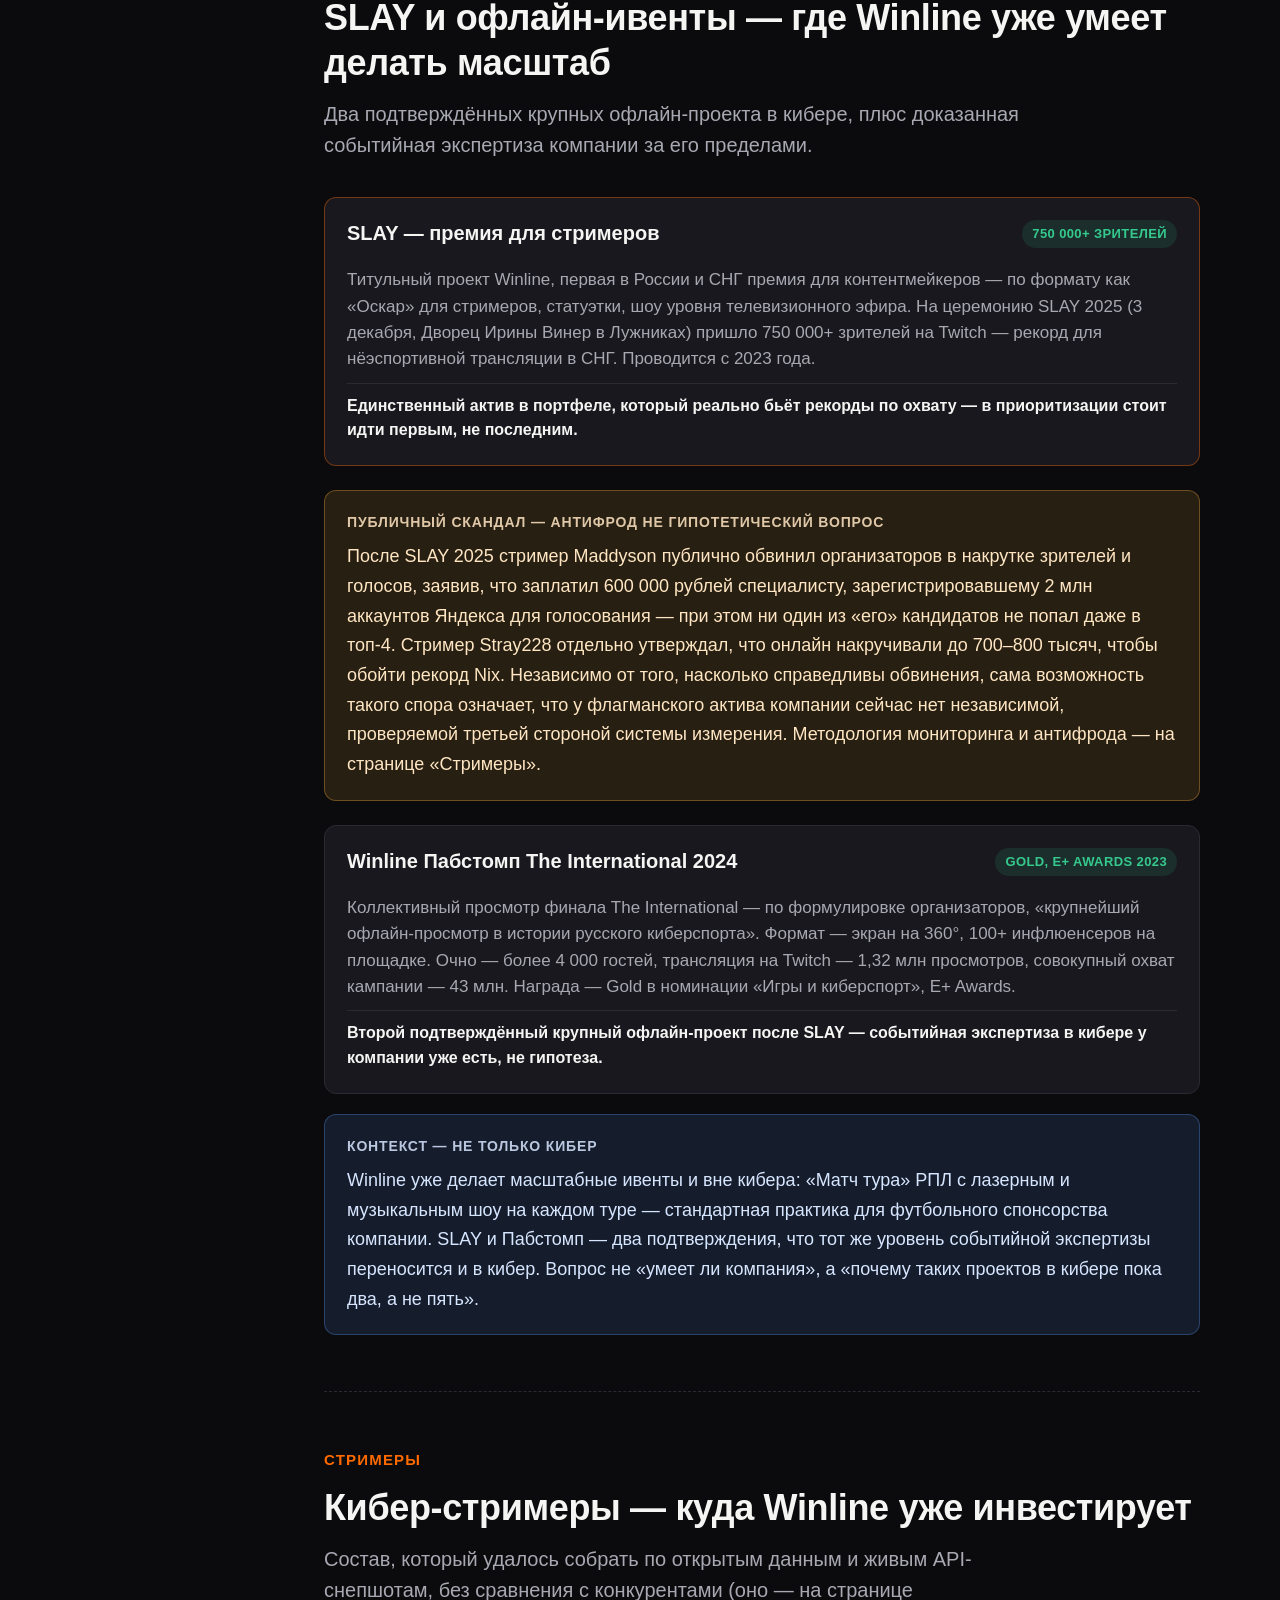
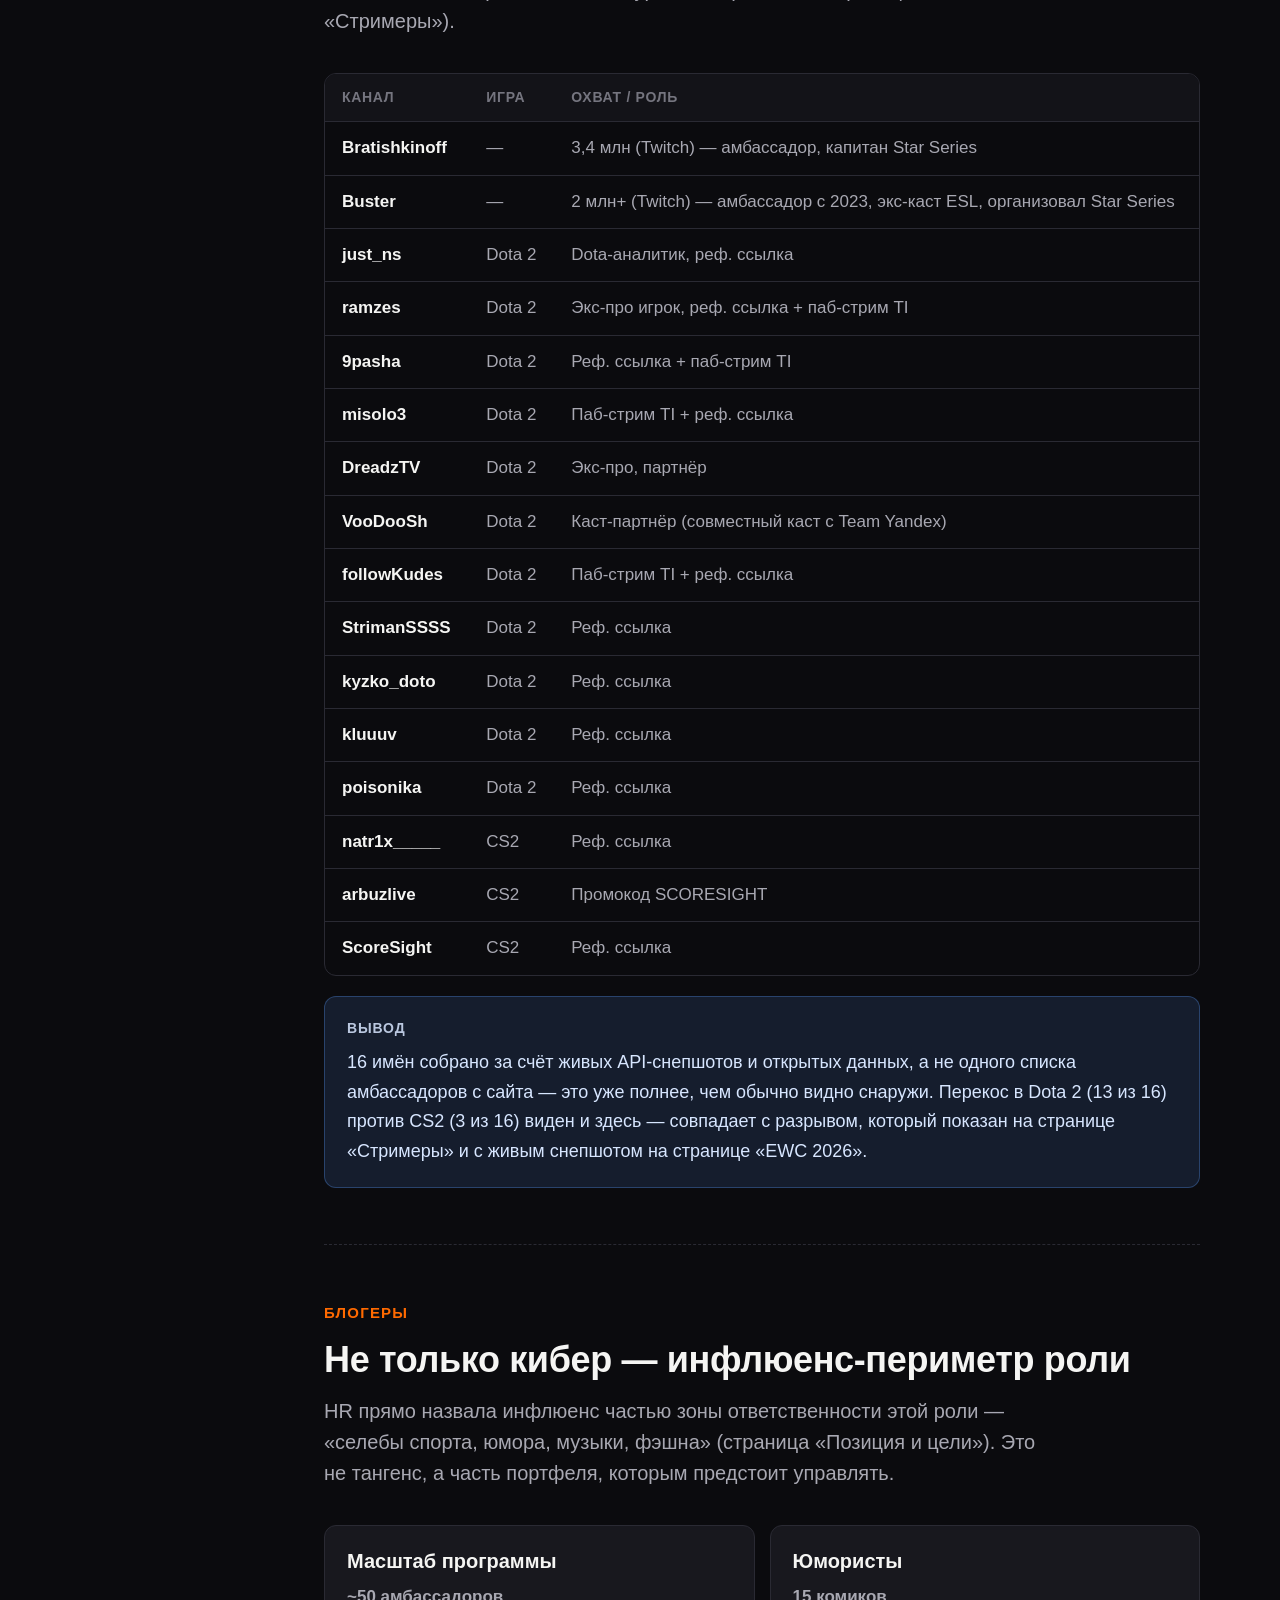
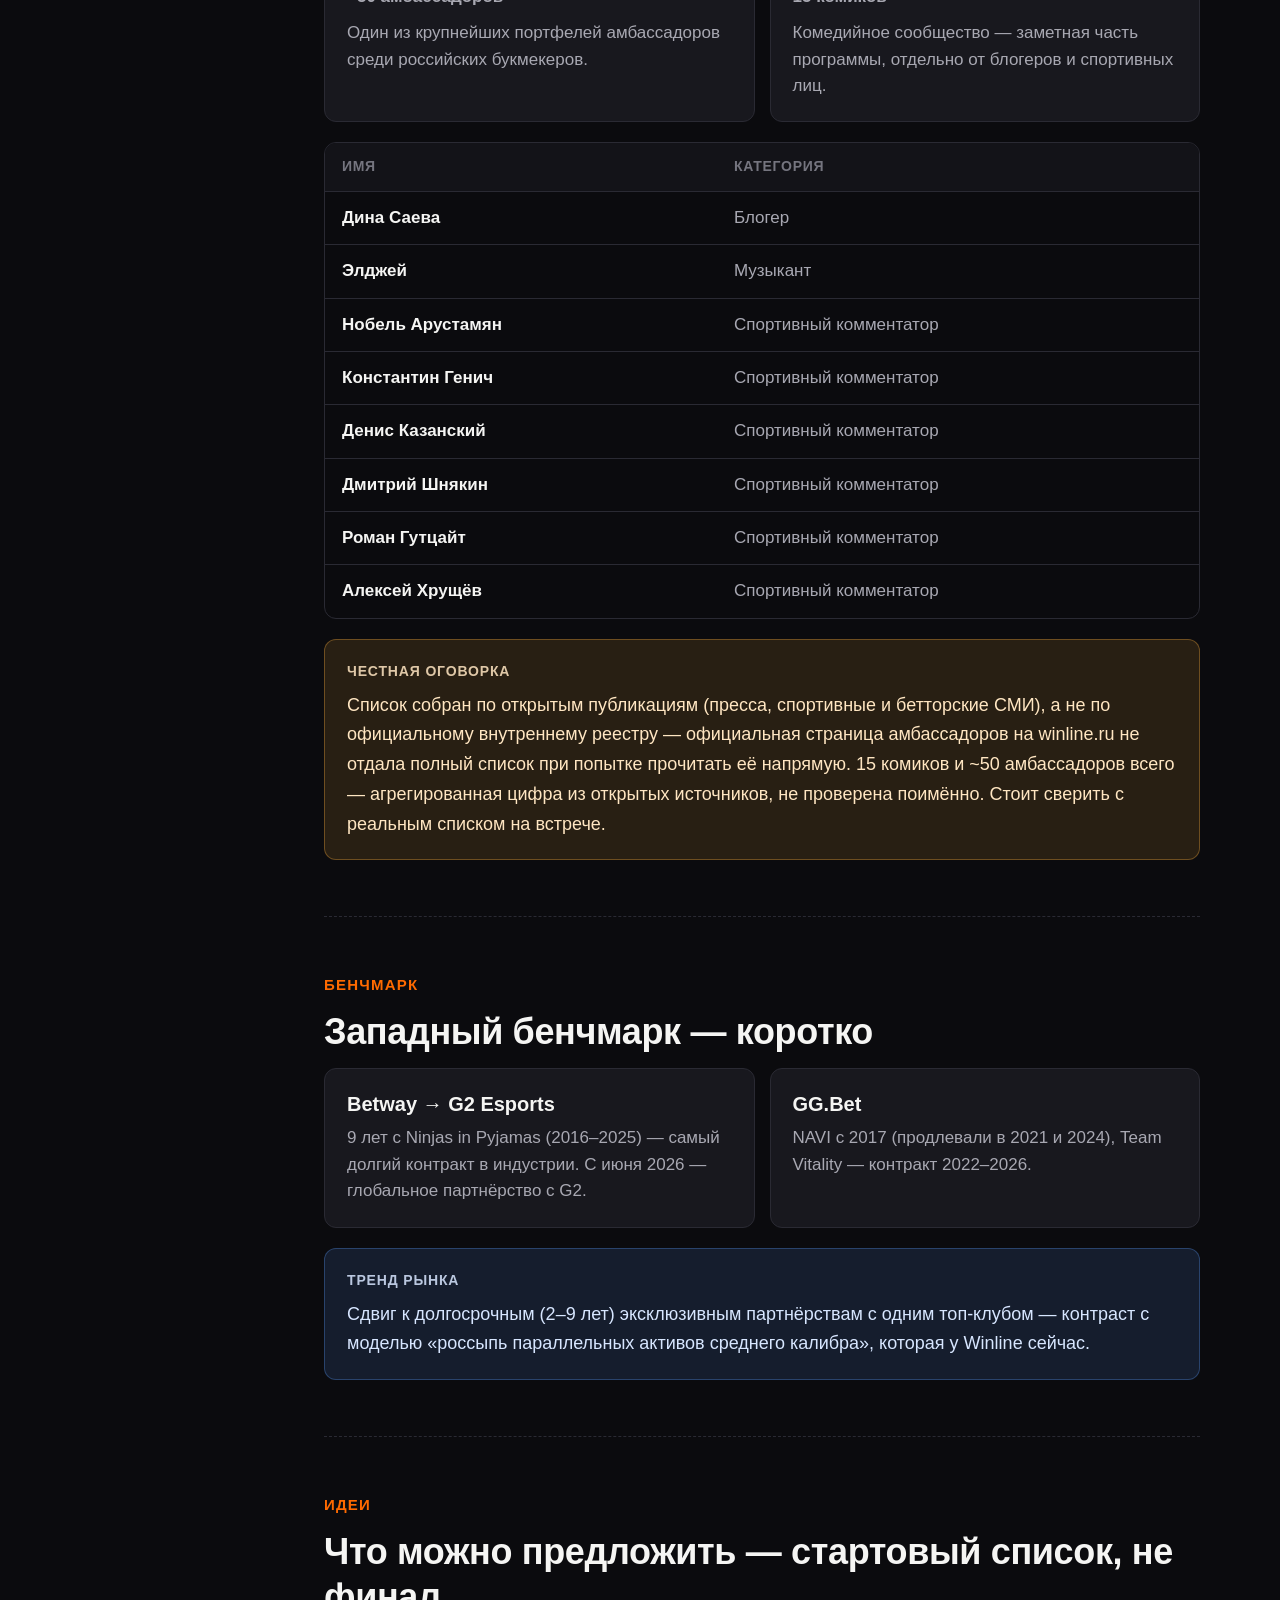
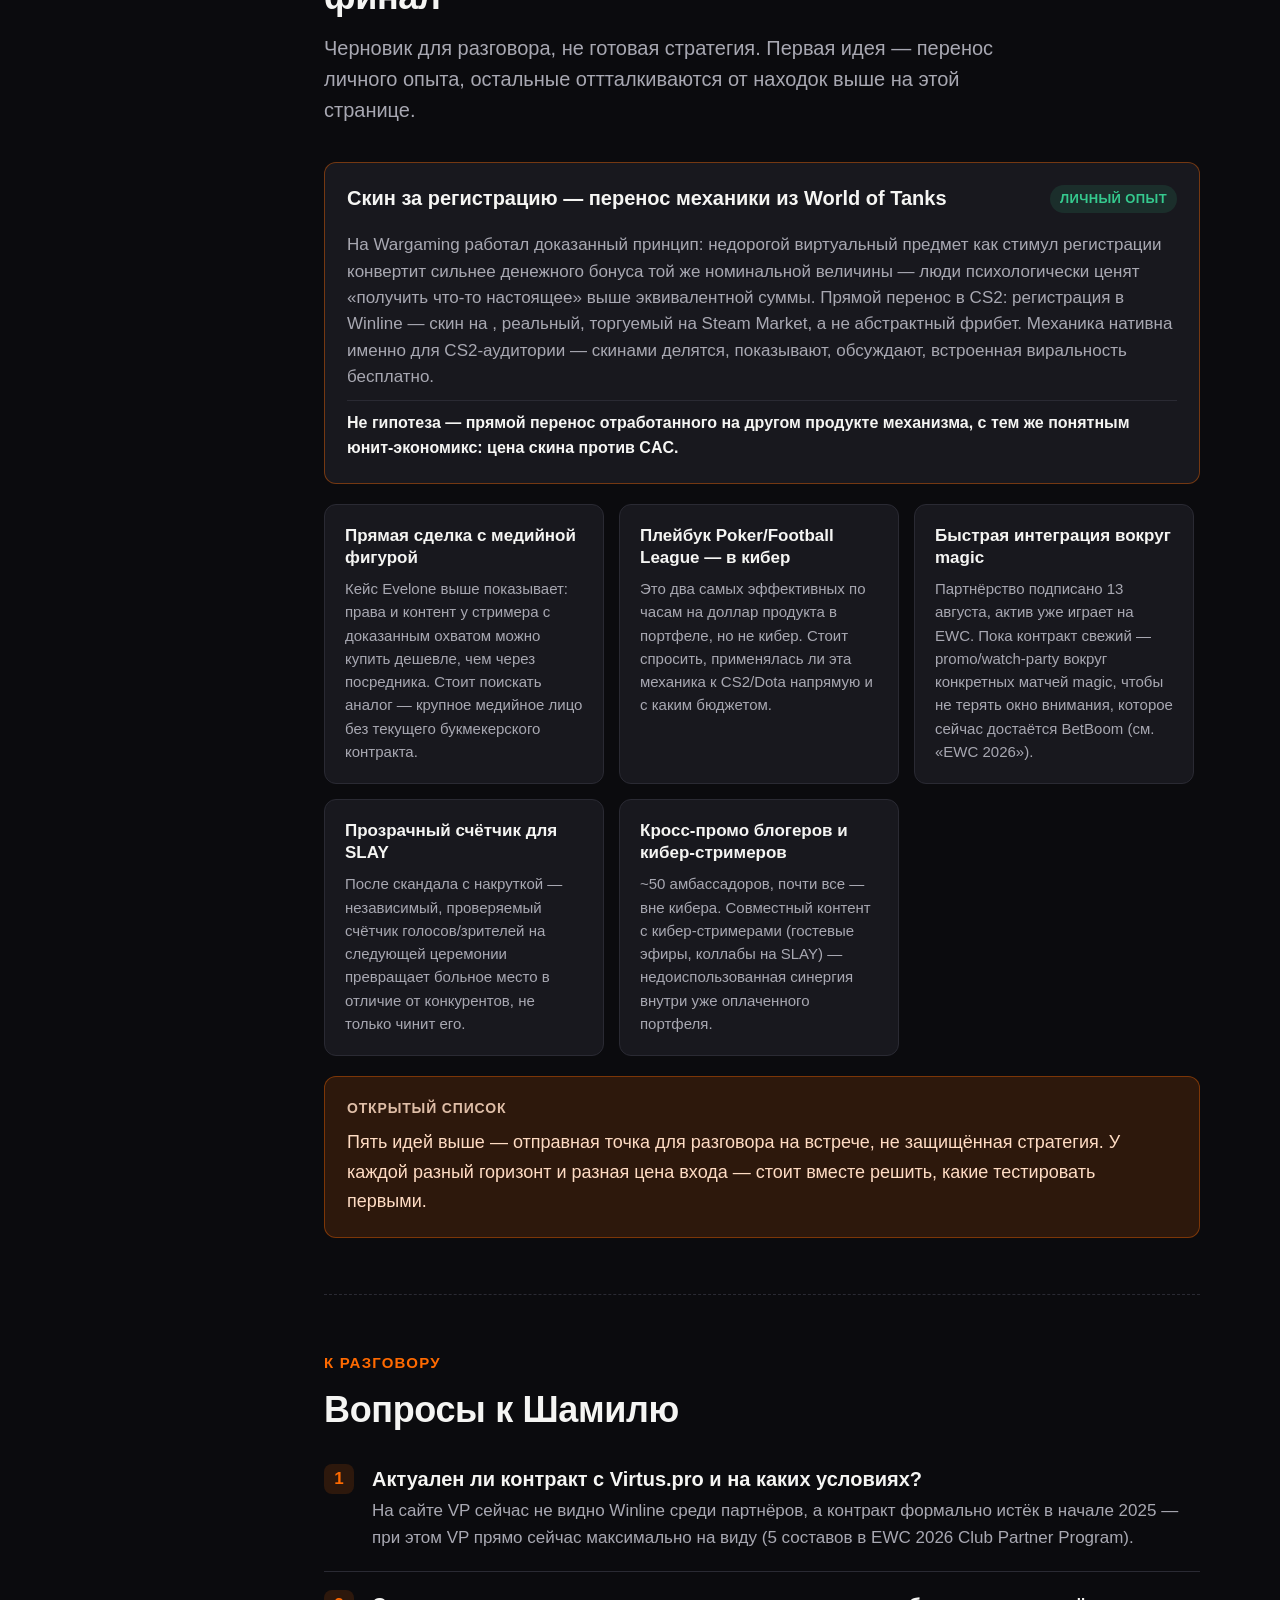
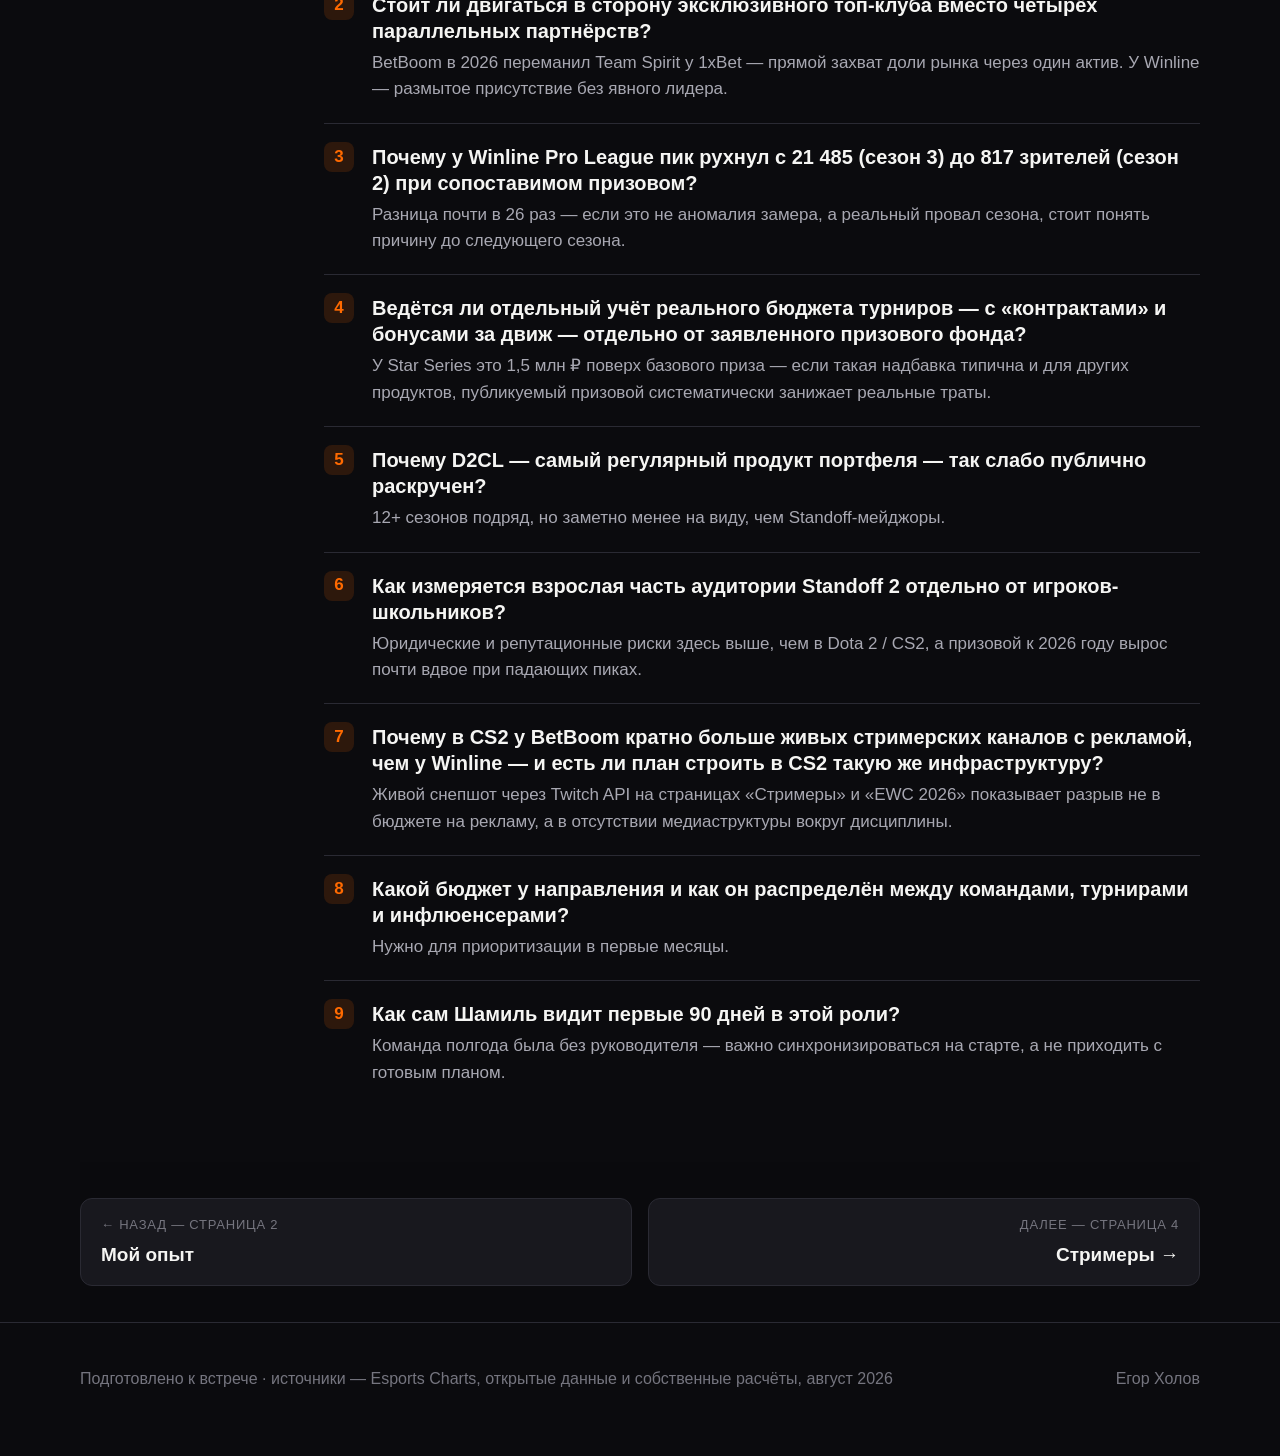
<file: media.html>
<!DOCTYPE html>
<html lang="ru">
<head>
<meta charset="UTF-8">
<meta name="viewport" content="width=device-width, initial-scale=1.0">
<title>Winline Esports — медиаактив</title>
<link rel="stylesheet" href="styles.css">
</head>
<body>

<nav>
  <div class="wrap">
    <div class="brand"><span>Winline</span> | Егор Холов</div>
    <div class="navlinks">
      <a href="index.html"><span class="pn">1</span>Позиция и цели</a>
      <a href="experience.html"><span class="pn">2</span>Мой опыт</a>
      <a href="media.html" class="active"><span class="pn">3</span>Медиаактив</a>
      <a href="streamers.html"><span class="pn">4</span>Стримеры</a>
      <a href="market.html"><span class="pn">5</span>TI15<span class="live-dot"></span></a>
      <a href="ewc.html"><span class="pn">6</span>EWC 2026<span class="live-dot"></span></a>
    </div>
  </div>
</nav>

<header class="hero">
  <div class="wrap">
    <div class="kicker">Полный аудит — по темам, не по алфавиту находок</div>
    <h1>Медиаактив Winline: что есть, что с этим делать</h1>
    <p class="sub">Пять тем в меню слева — спонсорство, турниры (со своей методологией и честными оговорками про источники), мероприятия, стримеры, блогеры. Плюс закрытие: западный бенчмарк и вопросы к Шамилю.</p>
  </div>
</header>

<div class="topic-layout">
  <aside class="topic-sidebar" id="topic-sidebar">
    <a href="#sponsorship">Спонсорство</a>
    <a href="#tournaments">Турниры</a>
    <a href="#events">Мероприятия</a>
    <a href="#streamers-people">Стримеры</a>
    <a href="#bloggers">Блогеры</a>
    <a href="#benchmark">Бенчмарк</a>
    <a href="#ideas">Идеи</a>
    <a href="#questions">Вопросы</a>
  </aside>

  <div class="topic-content">

    <!-- ================= SPONSORSHIP ================= -->
    <section class="topic-section" id="sponsorship">
      <div class="eyebrow">Спонсорство команд</div>
      <h2>Киберспортивные команды</h2>
      <p class="lede">Четыре спонсорства независимых команд. Ни одно не эксклюзивно, ни одно не является собственным клубом.</p>
      <div class="card" style="border-color:rgba(240,166,58,0.45);margin-bottom:15px">
        <div class="top"><h3>Virtus.pro</h3><span class="badge warn">Статус под вопросом</span></div>
        <p>Контракт на 3 года с января 2022 формально истёк в начале 2025. Продления не нашли, на сайте VP сейчас нет Winline среди партнёров. При этом VP прямо сейчас — один из 40 клубов Club Partner Program EWC 2026, выставили 5 составов, а в CS2 не прошли квалификацию на основной турнир EWC (см. страницу «EWC 2026»).</p>
        <div class="verdict">VP максимально на виду именно сейчас — если Winline там уже нет, это тихая потеря самого статусного актива в разгар сезона.</div>
      </div>
      <div class="tile-row">
        <div class="card tile-sm">
          <div class="top"><h3>Tundra Esports</h3><span class="badge neutral">Партнёр</span></div>
          <p>Топ-состав мирового уровня. На TI15 не квалифицировались.</p>
          <div class="verdict">Не играет на главном турнире года.</div>
        </div>
        <div class="card tile-sm">
          <div class="top"><h3>Gaimin Gladiators</h3><span class="badge neutral">С 2023</span></div>
          <p>Логотип на джерси и в никах игроков.</p>
          <div class="verdict">Не в топ-4 сезона.</div>
        </div>
        <div class="card tile-sm">
          <div class="top"><h3>magic</h3><span class="badge good">Новый, 2026</span></div>
          <p>Спонсорство по CS2 объявлено 13 августа 2026 — за два дня до этой встречи. Уже играет на групповом этапе EWC 2026.</p>
          <div class="verdict">Единственный актив с восходящей траекторией — и единственный в CS2.</div>
        </div>
      </div>
      <div class="subhead">Vs рынок — у кого есть собственный топ-ростер</div>
      <div class="tablewrap">
        <table>
          <thead><tr><th>Букмекер</th><th>Актив</th><th>Модель</th></tr></thead>
          <tbody>
            <tr><td class="strong">Winline</td><td>Свой клуб: нет. Спонсорство: VP (под вопросом), Tundra, Gaimin, magic</td><td>4 параллельных спонсорства независимых команд, ни одно не эксклюзивно</td></tr>
            <tr><td class="strong">BetBoom</td><td>Свой клуб: BetBoom Team. Спонсорство: Team Spirit</td><td>Собственный клуб + отдельно купленное спонсорство независимой тир-1 команды (экс-1xBet)</td></tr>
            <tr><td class="strong">PARI</td><td>Свой клуб: PARIVISION</td><td>Собственный клуб — чемпион EWC 2026, финалист TI15</td></tr>
            <tr><td class="strong">Лига Ставок</td><td>Свой клуб: L1ga Team</td><td>Легальный RU-букмекер, отдельная от «большой четвёрки» команда с собственным клубом</td></tr>
            <tr><td class="strong">1xBet</td><td>Спонсор: Aurora Gaming</td><td>Независимая команда, финалист EWC 2025</td></tr>
            <tr><td class="strong">Fonbet</td><td>Спонсор: MOUZ</td><td>Держится под брендом FONTEAM вместо прямого лого — регуляторный обход, не отсутствие сделки</td></tr>
          </tbody>
        </table>
      </div>
      <div class="callout insight">
        <span class="tag">Вывод</span>
        BetBoom не просто держит свой клуб — он в 2026 <b>отдельно купил спонсорство независимой тир-1 команды (Team Spirit), переманив её у прямого конкурента 1xBet</b>. Это два разных актива, а не один: свой бренд плюс чужой бренд напрокат. У Winline нет ни одного своего клуба — только четыре спонсорства независимых команд, ни одно не эксклюзивно.
      </div>
    </section>

    <!-- ================= TOURNAMENTS ================= -->
    <section class="topic-section" id="tournaments">
      <div class="eyebrow">Турниры</div>
      <h2>Турнирные продукты — честная методология, не витрина призовых</h2>
      <p class="lede">Три вещи заранее. Первое — источник цифр ниже: <a href="https://escharts.com/organizers/winline" target="_blank" rel="noopener">Esports Charts, публичный профиль организатора Winline</a>, плюс отдельные новостные источники там, где Esports Charts не индексирует турнир. Второе — призовой фонд часто не единственные деньги в турнире: у Winline Star Series поверх базового приза идёт ещё 1,5 млн ₽ на «контракты», у BetBoom Streamers Battle — отдельные денежные призы за «завозы» по ходу турнира. Публикуется обычно только базовый приз. Третье — ниже сознательно НЕ один рейтинг «часы на доллар» для всех турниров сразу: медиа-турнир со стримерами и профессиональная лига — разные продукты, сравнивать их между собой напрямую некорректно.</p>

      <div class="subhead">Медиа-турниры — приз плюс контракты, аудитория смотрит на людей, не на счёт</div>
      <p style="font-size:13.5px;color:var(--text-faint);margin-bottom:16px">Составы — смесь стримеров, блогеров и профессиональных игроков, а не чистый спорт. Прямое сравнение имеет смысл только внутри этой же категории — с другими медиа-турнирами, не с офлайн Tier-1 LAN.</p>
      <div class="list-rows">
        <div class="list-row">
          <div class="list-num">01</div>
          <h3>Winline Star Series (CS2)</h3>
          <p>10 команд из 50 стримеров, блогеров и медийных лиц. Капитаны — Recrent, Bratishkinoff, Shoke и другие; среди участников — Evelone, Perfecto, degster. Сезон 2 (25 февраля — 8 марта 2026): 3,5 млн ₽ базовый приз + 1,5 млн ₽ отдельно на внутриигровые «контракты», которые стримеры выполняли по ходу турнира — итого 5 млн ₽ реального бюджета, не 3,5 млн, как указано в анонсах.</p>
        </div>
        <div class="list-row">
          <div class="list-num">02</div>
          <h3>Winline Pro League (CS2)</h3>
          <p>Отдельный от Star Series продукт, несмотря на схожее позиционирование — два параллельных бренда турниров в одной дисциплине. Сезон 3 (сен 2025): $55 209 приз, 21 485 пик, 150 735 часов просмотра. Сезон 2 (окт–ноя 2024): $36 500 приз при почти том же бюджете — но пик рухнул до 817 зрителей, часы просмотра — 13 511. Разница между сезонами — почти в 26 раз по пику при сопоставимом призовом.</p>
        </div>
        <div class="list-row">
          <div class="list-num">03</div>
          <h3>BetBoom Streamers Battle — прямой конкурент по формату</h3>
          <p>Тот же тип продукта, что и Star Series: 8 команд из стримеров, про-игроков и медиаперсон, формат Captain's Draft, есть версии и по Dota 2, и по CS2. Приз 4 млн ₽ (2 млн — победителю) плюс отдельные денежные призы за «завозы» — яркие игровые моменты — по ходу турнира. Постоянный участник — Evelone, он же амбассадор BetBoom.</p>
        </div>
      </div>
      <div class="callout insight">
        <span class="tag">Корректное сравнение, не то, что раньше</span>
        Star Series стоит сравнивать с BetBoom Streamers Battle — тем же типом продукта с той же механикой «приз плюс бонусы за движ», а не с офлайн Tier-1 LAN вроде BetBoom Dacha. У обоих на кону не спортивный результат сам по себе, а зрительский движ, и у обоих реальный бюджет выше заявленного базового приза.
      </div>

      <div class="subhead">Профессиональный слой — D2CL</div>
      <div class="tablewrap">
        <table>
          <thead><tr><th>Продукт</th><th>Организатор</th><th>Формат</th><th>Призовой</th></tr></thead>
          <tbody>
            <tr><td class="strong">D2CL</td><td>Epic Esports Events</td><td>Команды по приглашению (WE/EE/ME/NA) + 2 слота открытой квалификации, Round Robin → двойное выбывание, трансляция RuHub</td><td>$50 000, 12+ сезонов подряд</td></tr>
            <tr><td class="strong">BetBoom Dacha (ориентир)</td><td>FISSURE</td><td>Офлайн Tier-1 LAN, Белград, 12 команд (7 инвайт + 5 квалификация)</td><td>от $1 000 000</td></tr>
          </tbody>
        </table>
      </div>
      <div class="callout flag">
        <span class="tag">Честно про масштаб</span>
        D2CL — реальная профессиональная лига с приглашёнными командами, не медиа-формат. Но по деньгам и по престижу это не ровня Tier-1 LAN вроде BetBoom Dacha — сравнение приведено не как «Winline хуже», а как ориентир, куда расти, если цель — престиж бренда в профессиональной сцене, а не только охват.
      </div>

      <div class="subhead">Standoff 2 Major — вопрос аудитории 18+ остаётся открытым</div>
      <div class="grid" style="grid-template-columns:1fr 1fr">
        <div class="card">
          <h3>Ядро аудитории игры</h3>
          <p class="statpair">7–15 лет</p>
          <p>По разным источникам, самая массовая группа — около 12–13 лет.</p>
        </div>
        <div class="card">
          <h3>Требование к аудитории беттинга</h3>
          <p class="statpair" style="color:var(--accent)">18+</p>
          <p>Winline как букмекер по закону работает только со взрослой аудиторией.</p>
        </div>
      </div>
      <div class="tablewrap" style="margin-top:20px">
        <table>
          <thead><tr><th>Эдишн</th><th>Призовой</th><th>Пик зрителей</th><th>Часы просмотра</th></tr></thead>
          <tbody>
            <tr><td class="strong">Декабрь 2023</td><td>$30 000</td><td class="num">35 132</td><td class="num">308 588</td></tr>
            <tr><td class="strong">Июль 2024</td><td>$33 300</td><td class="num">9 856</td><td class="num">176 257</td></tr>
            <tr><td class="strong">2026 (финал 2 августа)</td><td>6 000 000 ₽ (≈$65K)</td><td colspan="2">Прошёл 2 недели назад — свежих цифр Esports Charts в открытом доступе пока нет</td></tr>
          </tbody>
        </table>
      </div>
      <div class="callout question">
        <span class="tag">Вопросы к разговору</span>
        Призовой вырос почти вдвое к 2026 году — при том что пики 2023→2024 упали почти в 4 раза. Измеряется ли отдельно взрослая зрительская прослойка? Есть ли возрастная фильтрация в коммуникации вокруг турниров? Не логичнее ли пересчитать актив как имиджевый/охватовый, а не как канал привлечения новых игроков в беттинг?
      </div>

      <div class="subhead">Не только кибер — тот же плейбук в соседних вертикалях</div>
      <p style="font-size:13.5px;color:var(--text-faint);margin-bottom:16px">Формально не киберспорт, но тот же формат «медийные лица плюс понятный конфликт», и это тоже зона ответственности роли — HR-звонок отдельно называл инфлюенс и классический спорт частью периметра. Цифры ниже показывают, что механика у Winline уже отработана — просто пока не в кибере.</p>
      <div class="grid" style="grid-template-columns:1fr 1fr">
        <div class="card">
          <div class="top"><h3>Winline Media Poker League</h3><span class="badge good">10 131 ч / $1K</span></div>
          <p>Выпуск #8 (9–12 октября 2025): $76 782 приз, 43 468 пик, 777 838 часов просмотра.</p>
        </div>
        <div class="card">
          <div class="top"><h3>Media Football League</h3><span class="badge good">26 806 ч / $1K</span></div>
          <p>Сезон 3 (апрель–июль 2023): $124 000 приз, 231 604 пик — больше, чем у любого кибер-продукта Winline — и 3 323 984 часа просмотра.</p>
        </div>
      </div>
      <div class="callout insight">
        <span class="tag">Вопрос, а не готовый вывод</span>
        Покерная и футбольная медиа-лиги показывают часы на доллар на порядок выше любого кибер-продукта из таблиц выше. Возможно, дело не в формате — механика «медийные лица плюс контракты/движ» одна и та же — а в том, что в кибере у Winline пока нет такой же плотной сетки амбассадоров, как в этих вертикалях. Стоит спросить, применялся ли когда-то этот плейбук к киберспорту напрямую, и если да — почему не сработало так же.
      </div>

      <div class="subhead">Альтернативная модель — медиаправа и кейс Evelone</div>
      <p class="lede" style="margin-bottom:20px">Букмекер обычно покупает права не у самого организатора турнира, а у посредника — держателя русскоязычных прав.</p>
      <div class="list-rows">
        <div class="list-row">
          <div class="list-num">01</div>
          <h3>Владельцы IP</h3>
          <p>Организуют турниры сами: <b>ESL FACEIT Group</b>, <b>PGL</b>, <b>BLAST</b>, <b>Valve</b>.</p>
        </div>
        <div class="list-row">
          <div class="list-num">02</div>
          <h3>RU-права</h3>
          <p>Покупают у слоя 1 право показывать на русском: <b>Paragon Events</b>, <b>RuHub</b> и другие студии.</p>
        </div>
        <div class="list-row">
          <div class="list-num">03</div>
          <h3>Букмекер</h3>
          <p>Спонсирует трансляцию слоя 2 — не сам турнир напрямую.</p>
        </div>
      </div>
      <div class="tablewrap" style="margin-top:24px">
        <table>
          <thead><tr><th>Партнёр по правам</th><th>Что именно</th></tr></thead>
          <tbody>
            <tr><td class="strong">Paragon Events</td><td>RU-трансляции ESL (эксклюзив с 2023) и PGL (эксклюзив с 2024)</td></tr>
            <tr><td class="strong">RuHub</td><td>Standoff 2 — собственный продукт, не купленные права</td></tr>
          </tbody>
        </table>
      </div>
      <div class="callout flag">
        <span class="tag">Кейс Evelone — прямая покупка минуя посредника</span>
        В октябре 2025 StarLadder продал права на русскоязычный каст StarLadder Budapest Major 2025 не букмекеру и не студии, а стримеру Evelone — по слухам, примерно за $1 млн, хотя изначально права предлагали российским букмекерам за $3–5 млн, и те не сошлись в цене. На собственной трансляции Evelone собрал 484 000 зрителей на пике — личный рекорд, лучший результат среди CS-стримеров за год. Он же — амбассадор BetBoom (участвует в BetBoom Streamers Battle) и получил Porsche 911 GT3 RS от 1win как инвестицию в долгосрочное партнёрство. С Winline контракта не нашёл.
      </div>
      <div class="callout question">
        <span class="tag">Вопрос к разговору</span>
        Если у стримера с доказанным охватом можно купить права на Major дешевле, чем букмекеры сами были готовы заплатить студии-посреднику — не стоит ли рассматривать прямые сделки с крупными медийными фигурами как альтернативу схеме через Paragon Events, особенно там, где у Winline пока нет собственного актива такого масштаба?
      </div>
    </section>

    <!-- ================= EVENTS ================= -->
    <section class="topic-section" id="events">
      <div class="eyebrow">Мероприятия</div>
      <h2>SLAY и офлайн-ивенты — где Winline уже умеет делать масштаб</h2>
      <p class="lede">Два подтверждённых крупных офлайн-проекта в кибере, плюс доказанная событийная экспертиза компании за его пределами.</p>
      <div class="card" style="border-color:rgba(255,106,0,0.4);margin-bottom:24px">
        <div class="top"><h3>SLAY — премия для стримеров</h3><span class="badge good">750 000+ зрителей</span></div>
        <p>Титульный проект Winline, первая в России и СНГ премия для контентмейкеров — по формату как «Оскар» для стримеров, статуэтки, шоу уровня телевизионного эфира. На церемонию SLAY 2025 (3 декабря, Дворец Ирины Винер в Лужниках) пришло 750 000+ зрителей на Twitch — рекорд для нёэспортивной трансляции в СНГ. Проводится с 2023 года.</p>
        <div class="verdict">Единственный актив в портфеле, который реально бьёт рекорды по охвату — в приоритизации стоит идти первым, не последним.</div>
      </div>
      <div class="callout flag">
        <span class="tag">Публичный скандал — антифрод не гипотетический вопрос</span>
        После SLAY 2025 стример Maddyson публично обвинил организаторов в накрутке зрителей и голосов, заявив, что заплатил 600 000 рублей специалисту, зарегистрировавшему 2 млн аккаунтов Яндекса для голосования — при этом ни один из «его» кандидатов не попал даже в топ-4. Стример Stray228 отдельно утверждал, что онлайн накручивали до 700–800 тысяч, чтобы обойти рекорд Nix. Независимо от того, насколько справедливы обвинения, сама возможность такого спора означает, что у флагманского актива компании сейчас нет независимой, проверяемой третьей стороной системы измерения. Методология мониторинга и антифрода — на странице «Стримеры».
      </div>
      <div class="card" style="margin-top:24px">
        <div class="top"><h3>Winline Пабстомп The International 2024</h3><span class="badge good">Gold, E+ Awards 2023</span></div>
        <p>Коллективный просмотр финала The International — по формулировке организаторов, «крупнейший офлайн-просмотр в истории русского киберспорта». Формат — экран на 360°, 100+ инфлюенсеров на площадке. Очно — более 4 000 гостей, трансляция на Twitch — 1,32 млн просмотров, совокупный охват кампании — 43 млн. Награда — Gold в номинации «Игры и киберспорт», E+ Awards.</p>
        <div class="verdict">Второй подтверждённый крупный офлайн-проект после SLAY — событийная экспертиза в кибере у компании уже есть, не гипотеза.</div>
      </div>
      <div class="callout insight">
        <span class="tag">Контекст — не только кибер</span>
        Winline уже делает масштабные ивенты и вне кибера: «Матч тура» РПЛ с лазерным и музыкальным шоу на каждом туре — стандартная практика для футбольного спонсорства компании. SLAY и Пабстомп — два подтверждения, что тот же уровень событийной экспертизы переносится и в кибер. Вопрос не «умеет ли компания», а «почему таких проектов в кибере пока два, а не пять».
      </div>
    </section>

    <!-- ================= STREAMERS ================= -->
    <section class="topic-section" id="streamers-people">
      <div class="eyebrow">Стримеры</div>
      <h2>Кибер-стримеры — куда Winline уже инвестирует</h2>
      <p class="lede">Состав, который удалось собрать по открытым данным и живым API-снепшотам, без сравнения с конкурентами (оно — на странице «Стримеры»).</p>
      <div class="tablewrap">
        <table>
          <thead><tr><th>Канал</th><th>Игра</th><th>Охват / роль</th></tr></thead>
          <tbody>
            <tr><td class="strong">Bratishkinoff</td><td>—</td><td>3,4 млн (Twitch) — амбассадор, капитан Star Series</td></tr>
            <tr><td class="strong">Buster</td><td>—</td><td>2 млн+ (Twitch) — амбассадор с 2023, экс-каст ESL, организовал Star Series</td></tr>
            <tr><td class="strong">just_ns</td><td>Dota 2</td><td>Dota-аналитик, реф. ссылка</td></tr>
            <tr><td class="strong">ramzes</td><td>Dota 2</td><td>Экс-про игрок, реф. ссылка + паб-стрим TI</td></tr>
            <tr><td class="strong">9pasha</td><td>Dota 2</td><td>Реф. ссылка + паб-стрим TI</td></tr>
            <tr><td class="strong">misolo3</td><td>Dota 2</td><td>Паб-стрим TI + реф. ссылка</td></tr>
            <tr><td class="strong">DreadzTV</td><td>Dota 2</td><td>Экс-про, партнёр</td></tr>
            <tr><td class="strong">VooDooSh</td><td>Dota 2</td><td>Каст-партнёр (совместный каст с Team Yandex)</td></tr>
            <tr><td class="strong">followKudes</td><td>Dota 2</td><td>Паб-стрим TI + реф. ссылка</td></tr>
            <tr><td class="strong">StrimanSSSS</td><td>Dota 2</td><td>Реф. ссылка</td></tr>
            <tr><td class="strong">kyzko_doto</td><td>Dota 2</td><td>Реф. ссылка</td></tr>
            <tr><td class="strong">kluuuv</td><td>Dota 2</td><td>Реф. ссылка</td></tr>
            <tr><td class="strong">poisonika</td><td>Dota 2</td><td>Реф. ссылка</td></tr>
            <tr><td class="strong">natr1x_____</td><td>CS2</td><td>Реф. ссылка</td></tr>
            <tr><td class="strong">arbuzlive</td><td>CS2</td><td>Промокод SCORESIGHT</td></tr>
            <tr><td class="strong">ScoreSight</td><td>CS2</td><td>Реф. ссылка</td></tr>
          </tbody>
        </table>
      </div>
      <div class="callout insight">
        <span class="tag">Вывод</span>
        16 имён собрано за счёт живых API-снепшотов и открытых данных, а не одного списка амбассадоров с сайта — это уже полнее, чем обычно видно снаружи. Перекос в Dota 2 (13 из 16) против CS2 (3 из 16) виден и здесь — совпадает с разрывом, который показан на странице «Стримеры» и с живым снепшотом на странице «EWC 2026».
      </div>
    </section>

    <!-- ================= BLOGGERS ================= -->
    <section class="topic-section" id="bloggers">
      <div class="eyebrow">Блогеры</div>
      <h2>Не только кибер — инфлюенс-периметр роли</h2>
      <p class="lede">HR прямо назвала инфлюенс частью зоны ответственности этой роли — «селебы спорта, юмора, музыки, фэшна» (страница «Позиция и цели»). Это не тангенс, а часть портфеля, которым предстоит управлять.</p>
      <div class="grid" style="grid-template-columns:1fr 1fr">
        <div class="card"><h3>Масштаб программы</h3><p class="statpair">~50 амбассадоров</p><p>Один из крупнейших портфелей амбассадоров среди российских букмекеров.</p></div>
        <div class="card"><h3>Юмористы</h3><p class="statpair">15 комиков</p><p>Комедийное сообщество — заметная часть программы, отдельно от блогеров и спортивных лиц.</p></div>
      </div>
      <div class="tablewrap" style="margin-top:20px">
        <table>
          <thead><tr><th>Имя</th><th>Категория</th></tr></thead>
          <tbody>
            <tr><td class="strong">Дина Саева</td><td>Блогер</td></tr>
            <tr><td class="strong">Элджей</td><td>Музыкант</td></tr>
            <tr><td class="strong">Нобель Арустамян</td><td>Спортивный комментатор</td></tr>
            <tr><td class="strong">Константин Генич</td><td>Спортивный комментатор</td></tr>
            <tr><td class="strong">Денис Казанский</td><td>Спортивный комментатор</td></tr>
            <tr><td class="strong">Дмитрий Шнякин</td><td>Спортивный комментатор</td></tr>
            <tr><td class="strong">Роман Гутцайт</td><td>Спортивный комментатор</td></tr>
            <tr><td class="strong">Алексей Хрущёв</td><td>Спортивный комментатор</td></tr>
          </tbody>
        </table>
      </div>
      <div class="callout flag">
        <span class="tag">Честная оговорка</span>
        Список собран по открытым публикациям (пресса, спортивные и бетторские СМИ), а не по официальному внутреннему реестру — официальная страница амбассадоров на winline.ru не отдала полный список при попытке прочитать её напрямую. 15 комиков и ~50 амбассадоров всего — агрегированная цифра из открытых источников, не проверена поимённо. Стоит сверить с реальным списком на встрече.
      </div>
    </section>

    <!-- ================= BENCHMARK ================= -->
    <section class="topic-section" id="benchmark">
      <div class="eyebrow">Бенчмарк</div>
      <h2>Западный бенчмарк — коротко</h2>
      <div class="tile-row" style="margin-top:0">
        <div class="card" style="flex:1 1 320px">
          <h3>Betway → G2 Esports</h3>
          <p>9 лет с Ninjas in Pyjamas (2016–2025) — самый долгий контракт в индустрии. С июня 2026 — глобальное партнёрство с G2.</p>
        </div>
        <div class="card" style="flex:1 1 320px">
          <h3>GG.Bet</h3>
          <p>NAVI с 2017 (продлевали в 2021 и 2024), Team Vitality — контракт 2022–2026.</p>
        </div>
      </div>
      <div class="callout insight">
        <span class="tag">Тренд рынка</span>
        Сдвиг к долгосрочным (2–9 лет) эксклюзивным партнёрствам с одним топ-клубом — контраст с моделью «россыпь параллельных активов среднего калибра», которая у Winline сейчас.
      </div>
    </section>

    <!-- ================= IDEAS ================= -->
    <section class="topic-section" id="ideas">
      <div class="eyebrow">Идеи</div>
      <h2>Что можно предложить — стартовый список, не финал</h2>
      <p class="lede">Черновик для разговора, не готовая стратегия. Первая идея — перенос личного опыта, остальные оттталкиваются от находок выше на этой странице.</p>

      <div class="card" style="border-color:rgba(255,106,0,0.4);margin-bottom:20px">
        <div class="top"><h3>Скин за регистрацию — перенос механики из World of Tanks</h3><span class="badge good">Личный опыт</span></div>
        <p>На Wargaming работал доказанный принцип: недорогой виртуальный предмет как стимул регистрации конвертит сильнее денежного бонуса той же номинальной величины — люди психологически ценят «получить что-то настоящее» выше эквивалентной суммы. Прямой перенос в CS2: регистрация в Winline — скин на , реальный, торгуемый на Steam Market, а не абстрактный фрибет. Механика нативна именно для CS2-аудитории — скинами делятся, показывают, обсуждают, встроенная виральность бесплатно.</p>
        <div class="verdict">Не гипотеза — прямой перенос отработанного на другом продукте механизма, с тем же понятным юнит-экономикс: цена скина против CAC.</div>
      </div>

      <div class="tile-row">
        <div class="card tile-sm">
          <h3>Прямая сделка с медийной фигурой</h3>
          <p>Кейс Evelone выше показывает: права и контент у стримера с доказанным охватом можно купить дешевле, чем через посредника. Стоит поискать аналог — крупное медийное лицо без текущего букмекерского контракта.</p>
        </div>
        <div class="card tile-sm">
          <h3>Плейбук Poker/Football League — в кибер</h3>
          <p>Это два самых эффективных по часам на доллар продукта в портфеле, но не кибер. Стоит спросить, применялась ли эта механика к CS2/Dota напрямую и с каким бюджетом.</p>
        </div>
        <div class="card tile-sm">
          <h3>Быстрая интеграция вокруг magic</h3>
          <p>Партнёрство подписано 13 августа, актив уже играет на EWC. Пока контракт свежий — promo/watch-party вокруг конкретных матчей magic, чтобы не терять окно внимания, которое сейчас достаётся BetBoom (см. «EWC 2026»).</p>
        </div>
        <div class="card tile-sm">
          <h3>Прозрачный счётчик для SLAY</h3>
          <p>После скандала с накруткой — независимый, проверяемый счётчик голосов/зрителей на следующей церемонии превращает больное место в отличие от конкурентов, не только чинит его.</p>
        </div>
        <div class="card tile-sm">
          <h3>Кросс-промо блогеров и кибер-стримеров</h3>
          <p>~50 амбассадоров, почти все — вне кибера. Совместный контент с кибер-стримерами (гостевые эфиры, коллабы на SLAY) — недоиспользованная синергия внутри уже оплаченного портфеля.</p>
        </div>
      </div>

      <div class="callout question">
        <span class="tag">Открытый список</span>
        Пять идей выше — отправная точка для разговора на встрече, не защищённая стратегия. У каждой разный горизонт и разная цена входа — стоит вместе решить, какие тестировать первыми.
      </div>
    </section>

    <!-- ================= QUESTIONS ================= -->
    <section class="topic-section" id="questions">
      <div class="eyebrow">К разговору</div>
      <h2>Вопросы к Шамилю</h2>
      <ul class="qlist">
        <li>
          <div class="qtext">Актуален ли контракт с Virtus.pro и на каких условиях?</div>
          <div class="qwhy">На сайте VP сейчас не видно Winline среди партнёров, а контракт формально истёк в начале 2025 — при этом VP прямо сейчас максимально на виду (5 составов в EWC 2026 Club Partner Program).</div>
        </li>
        <li>
          <div class="qtext">Стоит ли двигаться в сторону эксклюзивного топ-клуба вместо четырёх параллельных партнёрств?</div>
          <div class="qwhy">BetBoom в 2026 переманил Team Spirit у 1xBet — прямой захват доли рынка через один актив. У Winline — размытое присутствие без явного лидера.</div>
        </li>
        <li>
          <div class="qtext">Почему у Winline Pro League пик рухнул с 21 485 (сезон 3) до 817 зрителей (сезон 2) при сопоставимом призовом?</div>
          <div class="qwhy">Разница почти в 26 раз — если это не аномалия замера, а реальный провал сезона, стоит понять причину до следующего сезона.</div>
        </li>
        <li>
          <div class="qtext">Ведётся ли отдельный учёт реального бюджета турниров — с «контрактами» и бонусами за движ — отдельно от заявленного призового фонда?</div>
          <div class="qwhy">У Star Series это 1,5 млн ₽ поверх базового приза — если такая надбавка типична и для других продуктов, публикуемый призовой систематически занижает реальные траты.</div>
        </li>
        <li>
          <div class="qtext">Почему D2CL — самый регулярный продукт портфеля — так слабо публично раскручен?</div>
          <div class="qwhy">12+ сезонов подряд, но заметно менее на виду, чем Standoff-мейджоры.</div>
        </li>
        <li>
          <div class="qtext">Как измеряется взрослая часть аудитории Standoff 2 отдельно от игроков-школьников?</div>
          <div class="qwhy">Юридические и репутационные риски здесь выше, чем в Dota 2 / CS2, а призовой к 2026 году вырос почти вдвое при падающих пиках.</div>
        </li>
        <li>
          <div class="qtext">Почему в CS2 у BetBoom кратно больше живых стримерских каналов с рекламой, чем у Winline — и есть ли план строить в CS2 такую же инфраструктуру?</div>
          <div class="qwhy">Живой снепшот через Twitch API на страницах «Стримеры» и «EWC 2026» показывает разрыв не в бюджете на рекламу, а в отсутствии медиаструктуры вокруг дисциплины.</div>
        </li>
        <li>
          <div class="qtext">Какой бюджет у направления и как он распределён между командами, турнирами и инфлюенсерами?</div>
          <div class="qwhy">Нужно для приоритизации в первые месяцы.</div>
        </li>
        <li>
          <div class="qtext">Как сам Шамиль видит первые 90 дней в этой роли?</div>
          <div class="qwhy">Команда полгода была без руководителя — важно синхронизироваться на старте, а не приходить с готовым планом.</div>
        </li>
      </ul>
    </section>

  </div>
</div>

<div class="wrap">
<nav class="pagenav" style="border:none;">
  <a href="experience.html">
    <span class="lbl">← Назад — страница 2</span>
    <span class="ttl">Мой опыт</span>
  </a>
  <a class="next" href="streamers.html">
    <span class="lbl">Далее — страница 4</span>
    <span class="ttl">Стримеры →</span>
  </a>
</nav>
</div>

<footer>
  <div class="wrap">
    <div>Подготовлено к встрече · источники — Esports Charts, открытые данные и собственные расчёты, август 2026</div>
    <div>Егор Холов</div>
  </div>
</footer>

<script>
  (function(){
    var links = Array.prototype.slice.call(document.querySelectorAll('#topic-sidebar a'));
    var sections = links.map(function(a){ return document.querySelector(a.getAttribute('href')); });
    function onScroll(){
      var pos = window.scrollY + 120;
      var current = sections[0];
      sections.forEach(function(s){ if (s && s.offsetTop <= pos) current = s; });
      links.forEach(function(a){
        a.classList.toggle('active', current && a.getAttribute('href') === '#' + current.id);
      });
    }
    document.addEventListener('scroll', onScroll, { passive: true });
    onScroll();
  })();
</script>

</body>
</html>
</file>
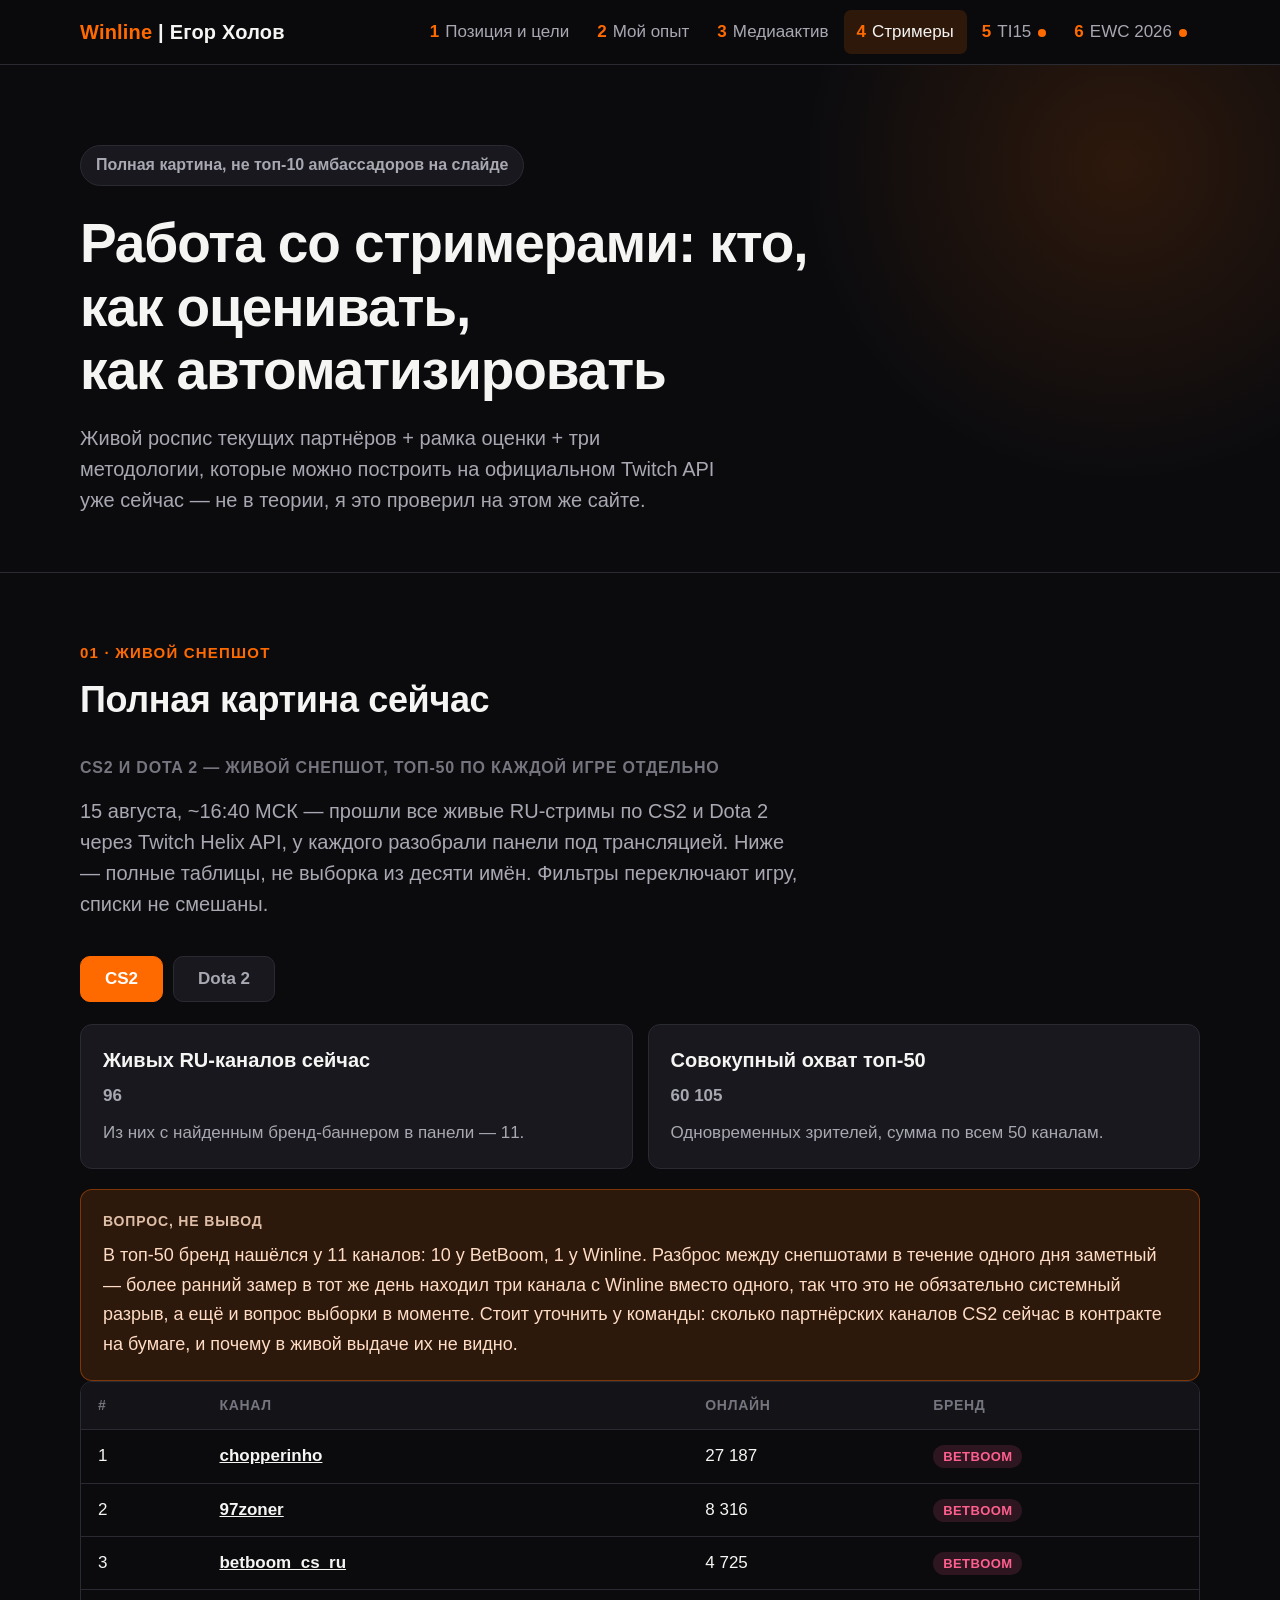
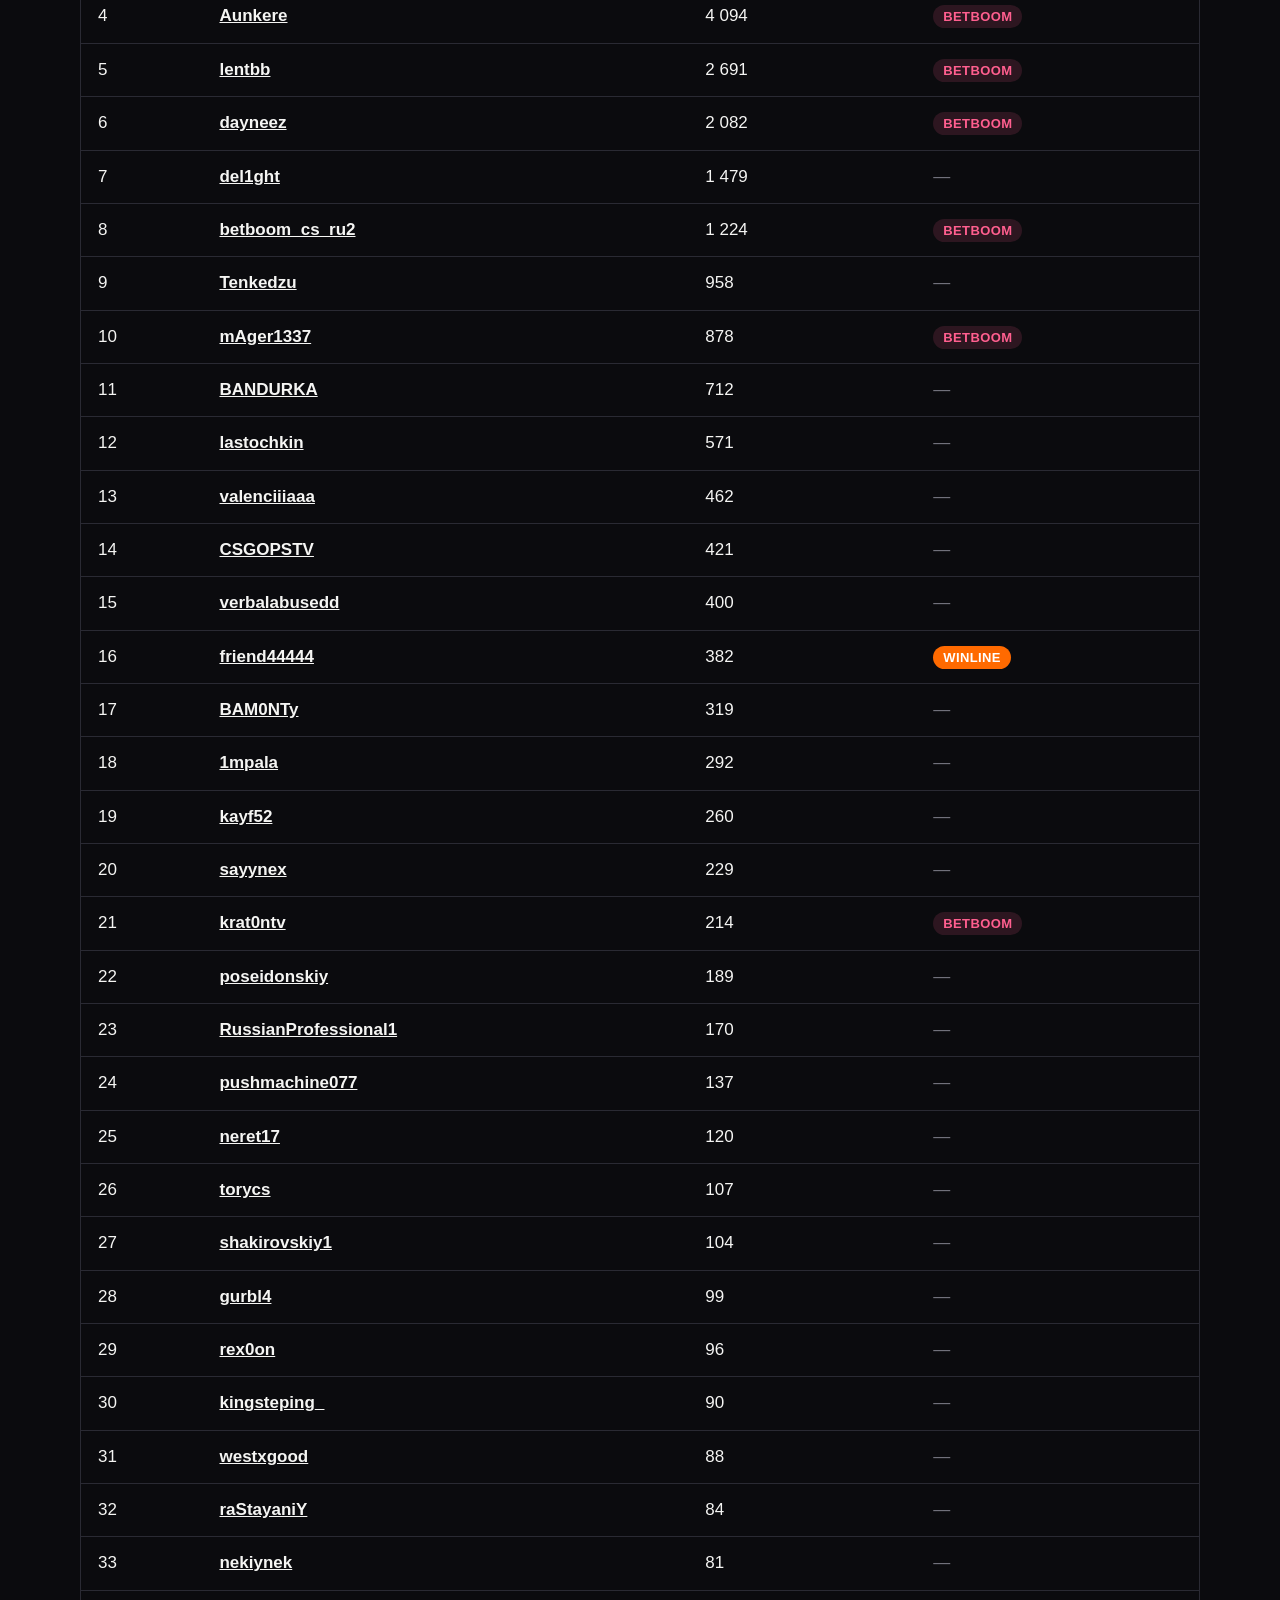
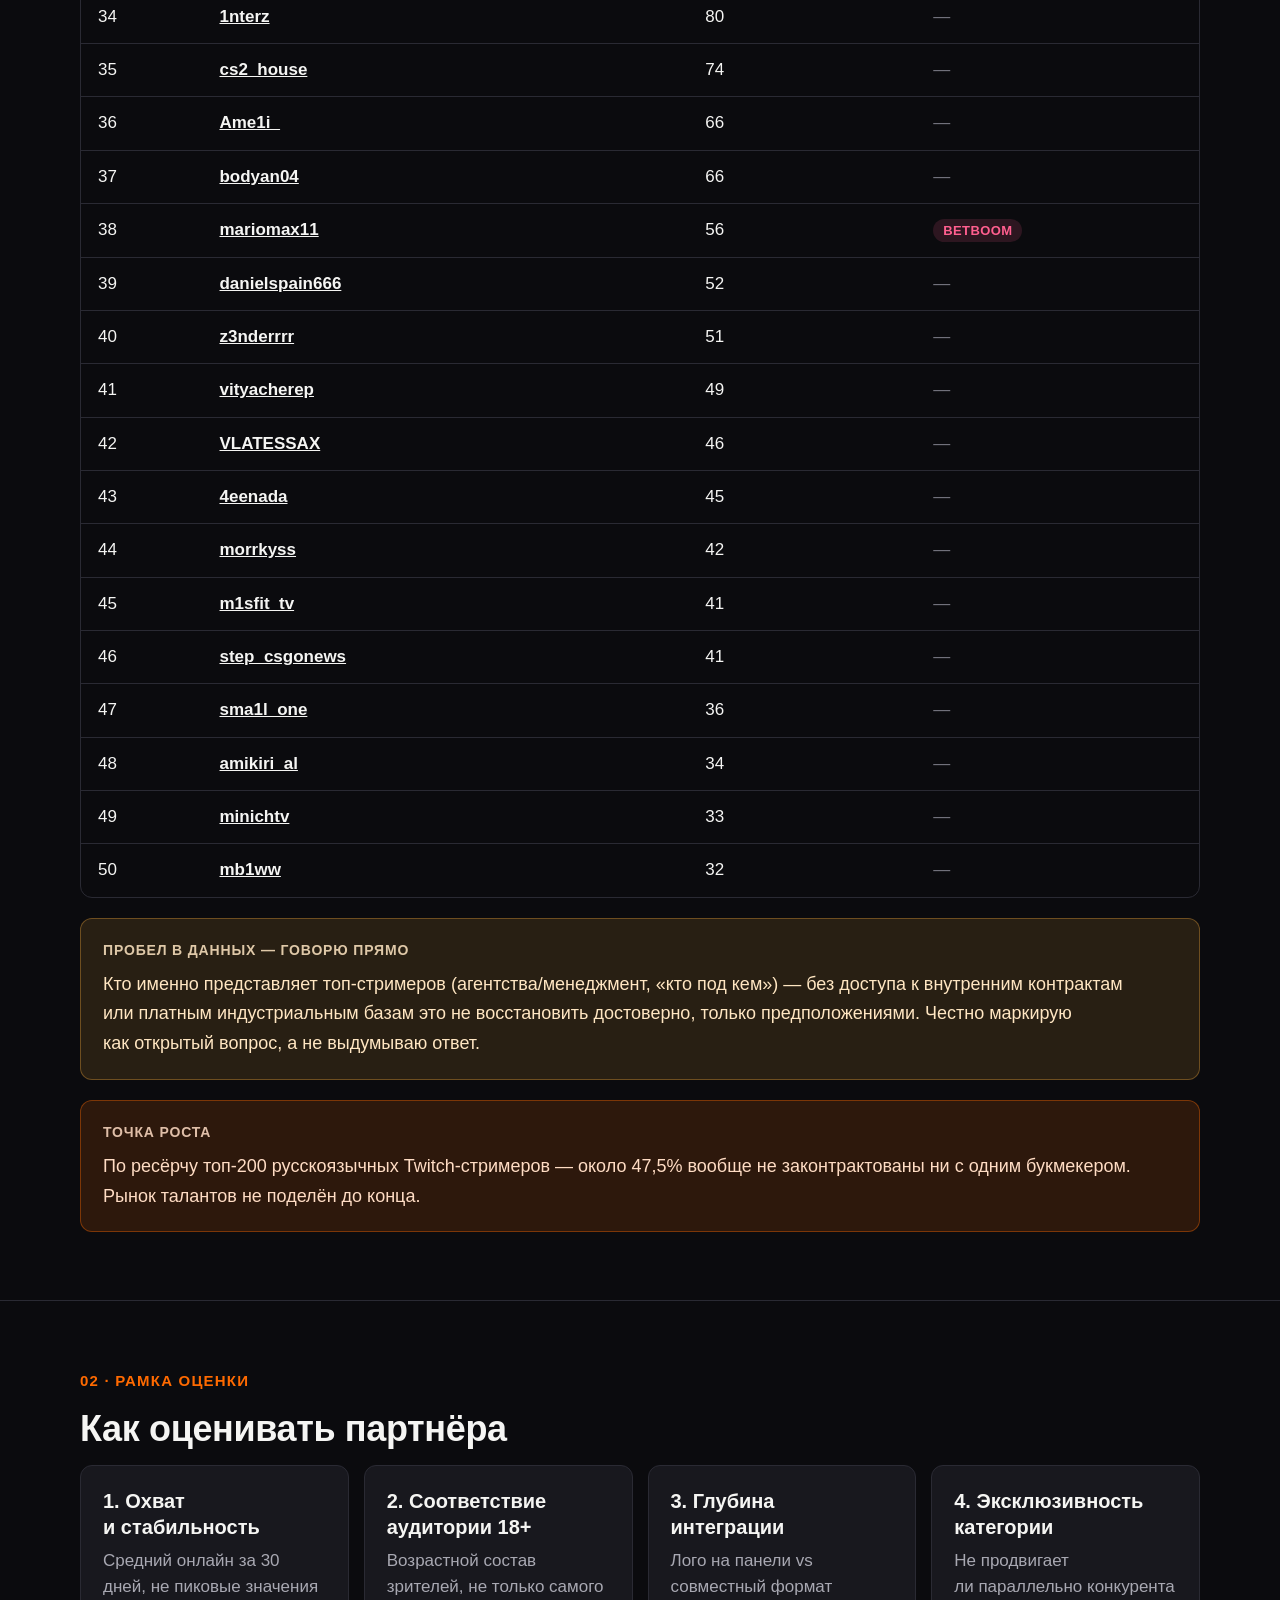
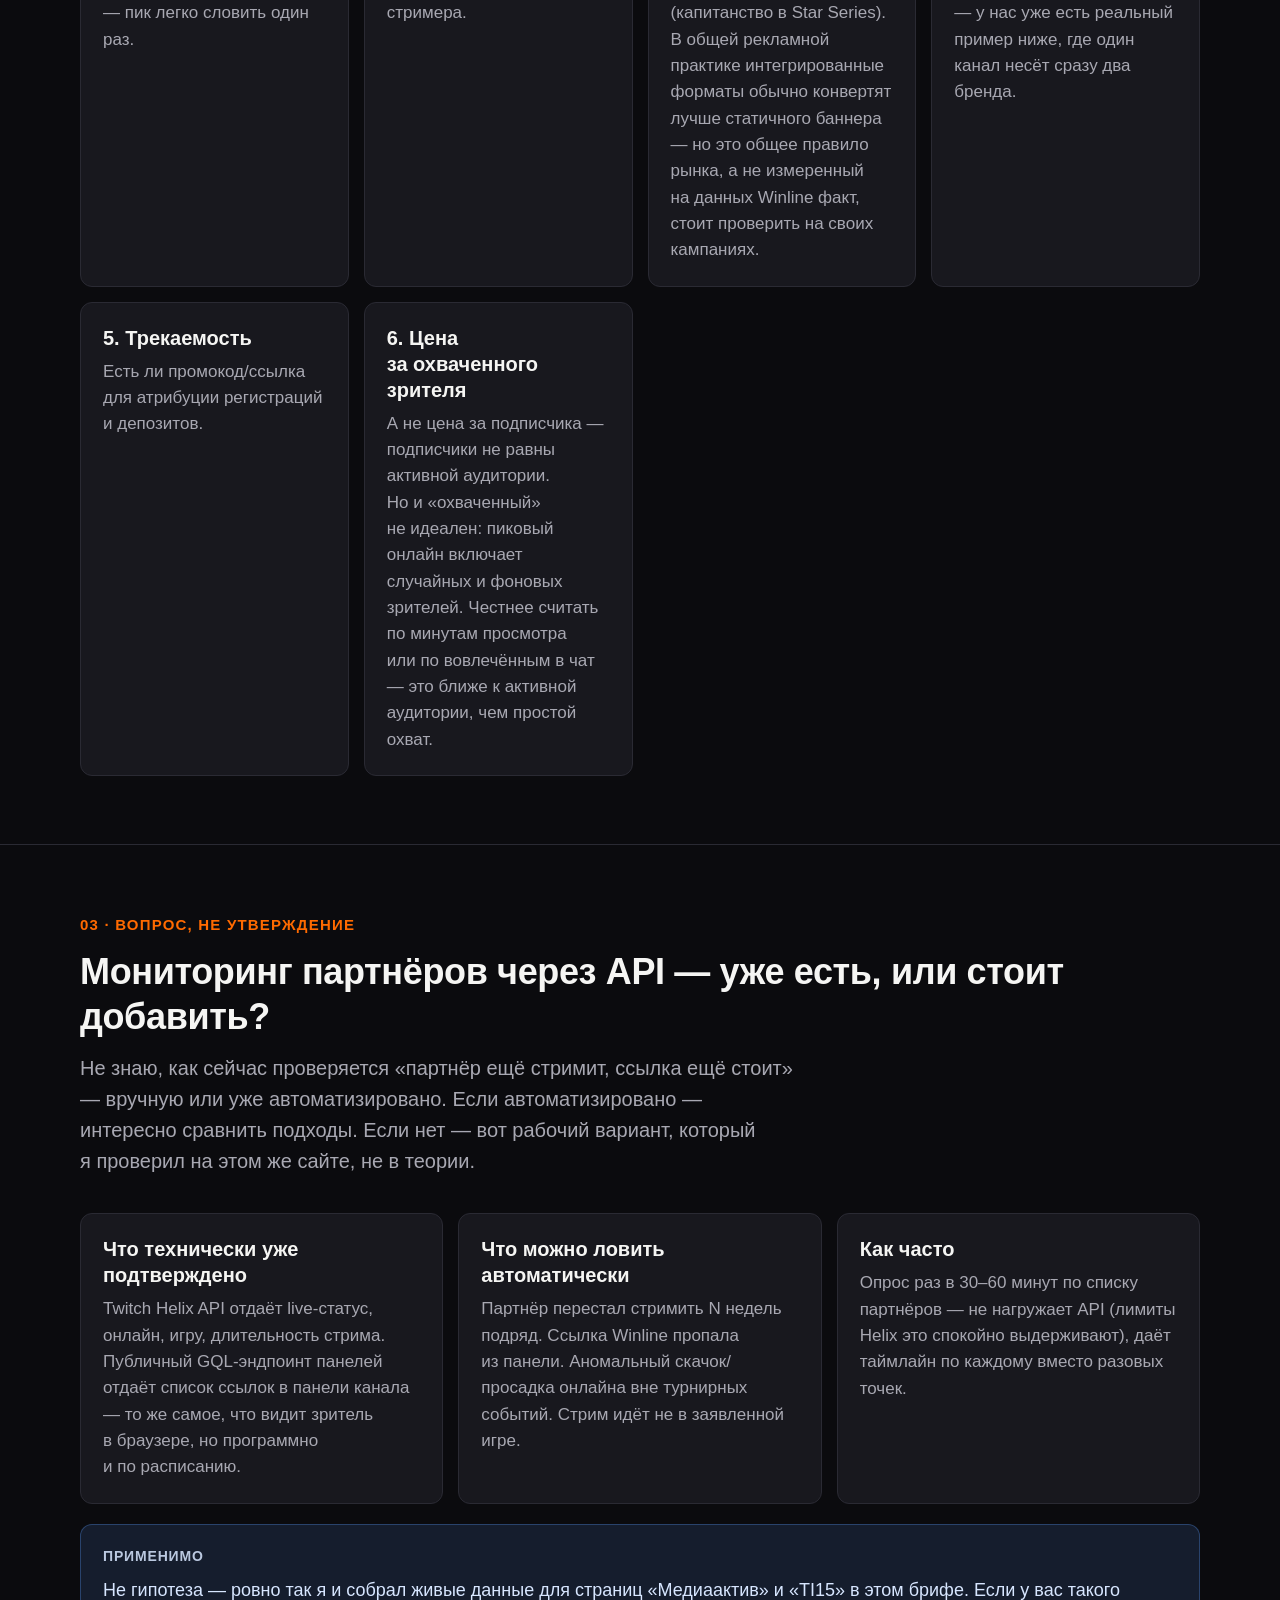
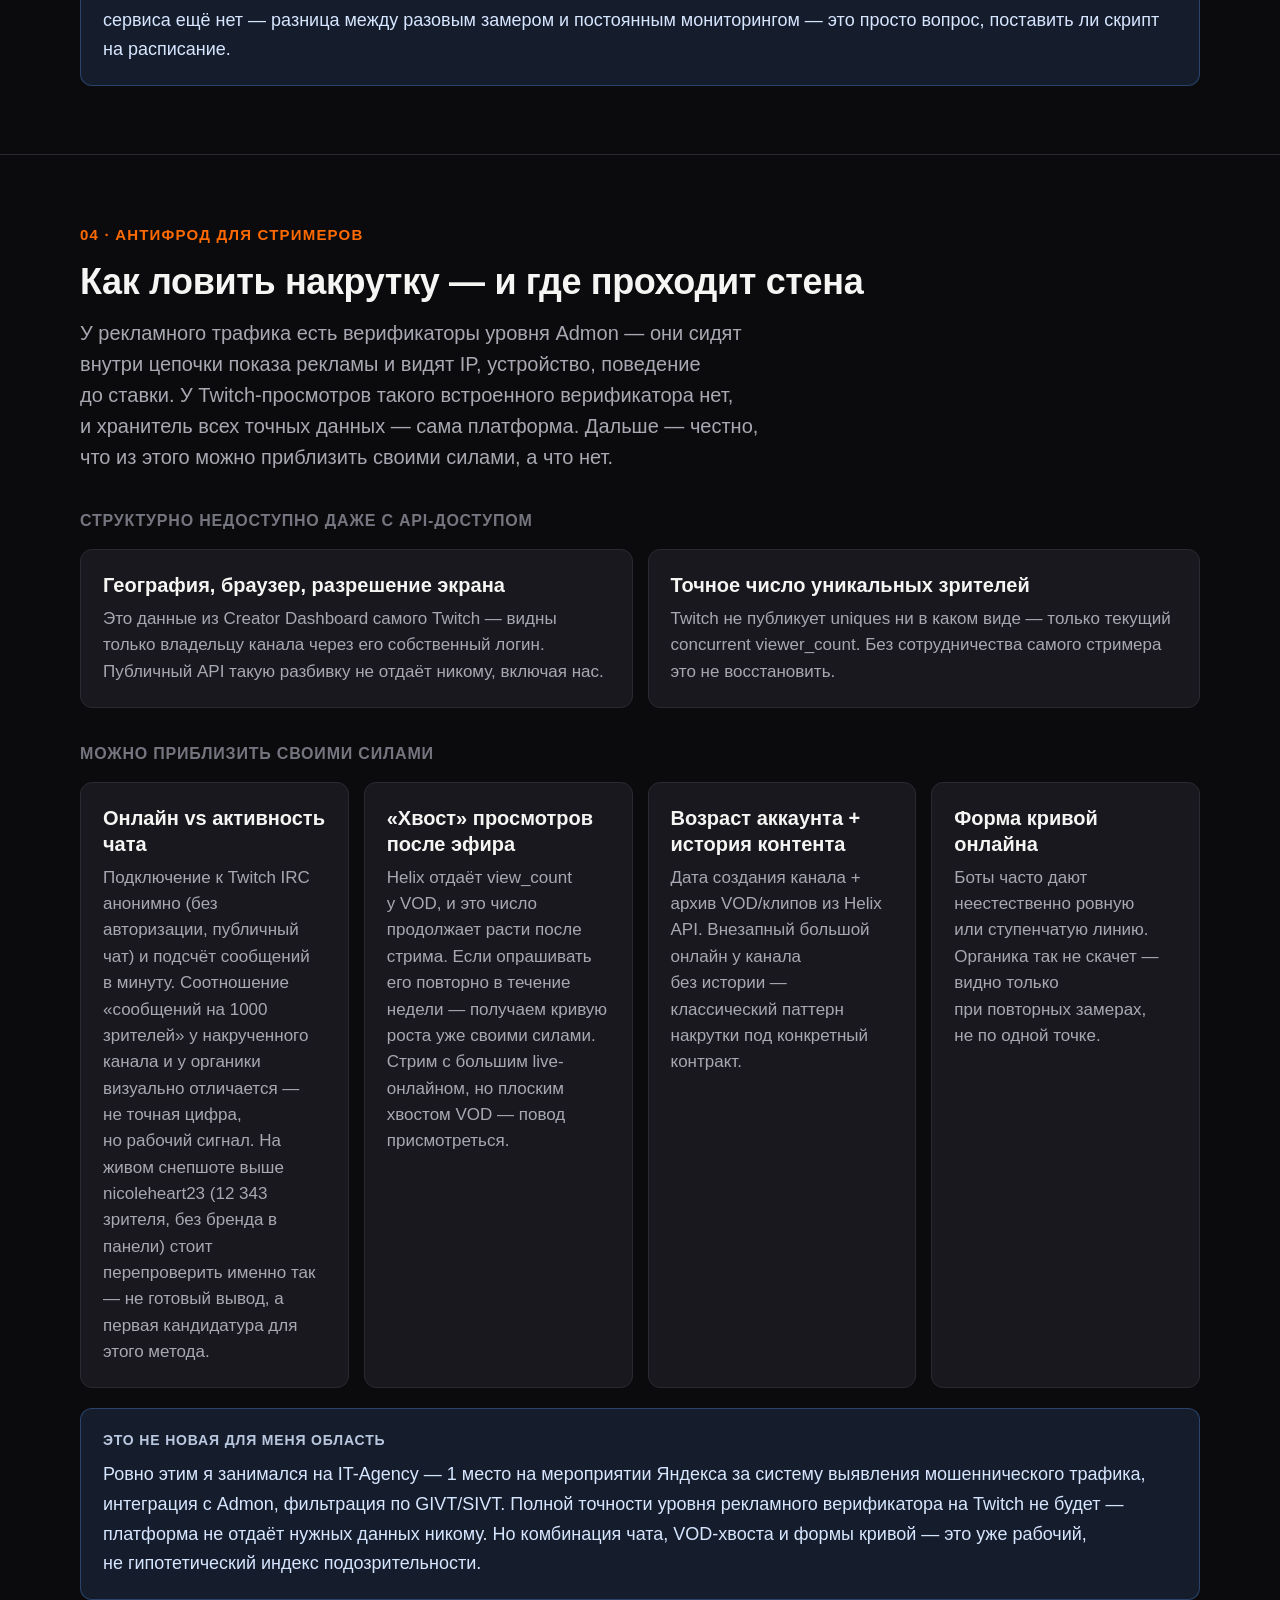
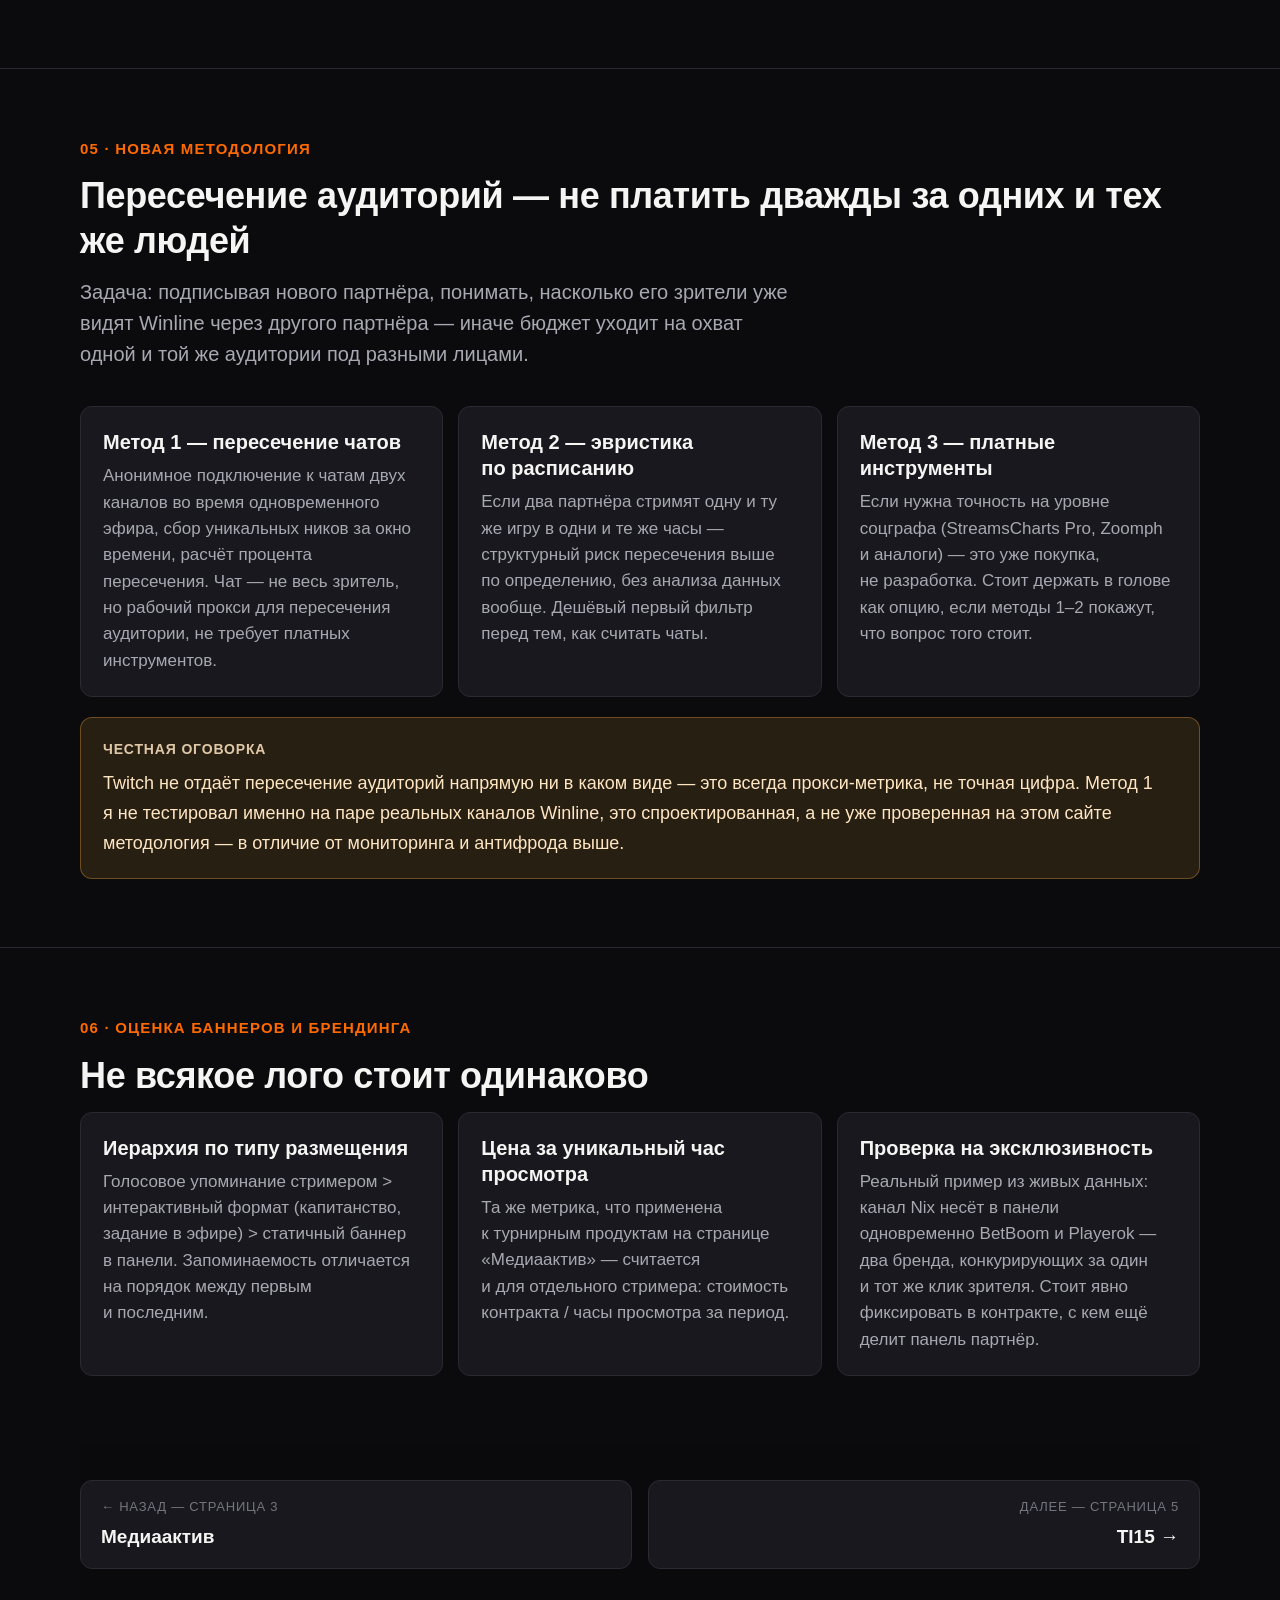
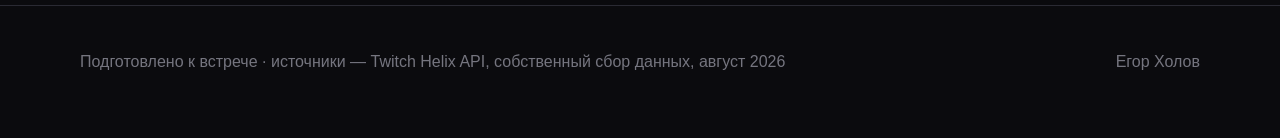
<file: streamers.html>
<!DOCTYPE html>
<html lang="ru">
<head>
<meta charset="UTF-8">
<meta name="viewport" content="width=device-width, initial-scale=1.0">
<title>Winline Esports — стримеры</title>
<link rel="stylesheet" href="styles.css">
</head>
<body>

<nav>
  <div class="wrap">
    <div class="brand"><span>Winline</span> | Егор Холов</div>
    <div class="navlinks">
      <a href="index.html"><span class="pn">1</span>Позиция и цели</a>
      <a href="experience.html"><span class="pn">2</span>Мой опыт</a>
      <a href="media.html"><span class="pn">3</span>Медиаактив</a>
      <a href="streamers.html" class="active"><span class="pn">4</span>Стримеры</a>
      <a href="market.html"><span class="pn">5</span>TI15<span class="live-dot"></span></a>
      <a href="ewc.html"><span class="pn">6</span>EWC 2026<span class="live-dot"></span></a>
    </div>
  </div>
</nav>

<header class="hero">
  <div class="wrap">
    <div class="kicker">Полная картина, не топ-10 амбассадоров на слайде</div>
    <h1>Работа со стримерами: кто, как оценивать, как автоматизировать</h1>
    <p class="sub">Живой роспис текущих партнёров + рамка оценки + три методологии, которые можно построить на официальном Twitch API уже сейчас — не в теории, я это проверил на этом же сайте.</p>
  </div>
</header>

<!-- ================= FULL PICTURE ================= -->
<section id="picture">
  <div class="wrap">
    <div class="eyebrow">01 · Живой снепшот</div>
    <h2>Полная картина сейчас</h2>
    <div class="subhead">CS2 и Dota 2 — живой снепшот, топ-50 по каждой игре отдельно</div>
    <p class="lede">15 августа, ~16:40 МСК — прошли все живые RU-стримы по CS2 и Dota 2 через Twitch Helix API, у каждого разобрали панели под трансляцией. Ниже — полные таблицы, не выборка из десяти имён. Фильтры переключают игру, списки не смешаны.</p>

    <div class="gamefilter">
      <button class="active" data-game="cs2">CS2</button>
      <button data-game="dota2">Dota 2</button>
    </div>

    <div class="gamepanel active" data-panel="cs2">
      <div class="grid" style="grid-template-columns:1fr 1fr">
        <div class="card"><h3>Живых RU-каналов сейчас</h3><p class="statpair">96</p><p>Из них с найденным бренд-баннером в панели — 11.</p></div>
        <div class="card"><h3>Совокупный охват топ-50</h3><p class="statpair">60 105</p><p>Одновременных зрителей, сумма по всем 50 каналам.</p></div>
      </div>
      <div class="callout question">
        <span class="tag">Вопрос, не вывод</span>
        В топ-50 бренд нашёлся у 11 каналов: 10 у BetBoom, 1 у Winline. Разброс между снепшотами в течение одного дня заметный — более ранний замер в тот же день находил три канала с Winline вместо одного, так что это не обязательно системный разрыв, а ещё и вопрос выборки в моменте. Стоит уточнить у команды: сколько партнёрских каналов CS2 сейчас в контракте на бумаге, и почему в живой выдаче их не видно.
      </div>
      <div class="tablewrap">
        <table>
          <thead><tr><th>#</th><th>Канал</th><th>Онлайн</th><th>Бренд</th></tr></thead>
          <tbody>
          <tr><td class="num">1</td><td class="strong"><a href="https://twitch.tv/chopperinho" target="_blank" rel="noopener">chopperinho</a></td><td class="num">27 187</td><td><span class="badge betboom">BetBoom</span></td></tr>
          <tr><td class="num">2</td><td class="strong"><a href="https://twitch.tv/97zoner" target="_blank" rel="noopener">97zoner</a></td><td class="num">8 316</td><td><span class="badge betboom">BetBoom</span></td></tr>
          <tr><td class="num">3</td><td class="strong"><a href="https://twitch.tv/betboom_cs_ru" target="_blank" rel="noopener">betboom_cs_ru</a></td><td class="num">4 725</td><td><span class="badge betboom">BetBoom</span></td></tr>
          <tr><td class="num">4</td><td class="strong"><a href="https://twitch.tv/aunkere" target="_blank" rel="noopener">Aunkere</a></td><td class="num">4 094</td><td><span class="badge betboom">BetBoom</span></td></tr>
          <tr><td class="num">5</td><td class="strong"><a href="https://twitch.tv/lentbb" target="_blank" rel="noopener">lentbb</a></td><td class="num">2 691</td><td><span class="badge betboom">BetBoom</span></td></tr>
          <tr><td class="num">6</td><td class="strong"><a href="https://twitch.tv/dayneez" target="_blank" rel="noopener">dayneez</a></td><td class="num">2 082</td><td><span class="badge betboom">BetBoom</span></td></tr>
          <tr><td class="num">7</td><td class="strong"><a href="https://twitch.tv/del1ght" target="_blank" rel="noopener">del1ght</a></td><td class="num">1 479</td><td><span style="color:var(--text-faint)">—</span></td></tr>
          <tr><td class="num">8</td><td class="strong"><a href="https://twitch.tv/betboom_cs_ru2" target="_blank" rel="noopener">betboom_cs_ru2</a></td><td class="num">1 224</td><td><span class="badge betboom">BetBoom</span></td></tr>
          <tr><td class="num">9</td><td class="strong"><a href="https://twitch.tv/tenkedzu" target="_blank" rel="noopener">Tenkedzu</a></td><td class="num">958</td><td><span style="color:var(--text-faint)">—</span></td></tr>
          <tr><td class="num">10</td><td class="strong"><a href="https://twitch.tv/mager1337" target="_blank" rel="noopener">mAger1337</a></td><td class="num">878</td><td><span class="badge betboom">BetBoom</span></td></tr>
          <tr><td class="num">11</td><td class="strong"><a href="https://twitch.tv/bandurka" target="_blank" rel="noopener">BANDURKA</a></td><td class="num">712</td><td><span style="color:var(--text-faint)">—</span></td></tr>
          <tr><td class="num">12</td><td class="strong"><a href="https://twitch.tv/lastochkin" target="_blank" rel="noopener">lastochkin</a></td><td class="num">571</td><td><span style="color:var(--text-faint)">—</span></td></tr>
          <tr><td class="num">13</td><td class="strong"><a href="https://twitch.tv/valenciiiaaa" target="_blank" rel="noopener">valenciiiaaa</a></td><td class="num">462</td><td><span style="color:var(--text-faint)">—</span></td></tr>
          <tr><td class="num">14</td><td class="strong"><a href="https://twitch.tv/csgopstv" target="_blank" rel="noopener">CSGOPSTV</a></td><td class="num">421</td><td><span style="color:var(--text-faint)">—</span></td></tr>
          <tr><td class="num">15</td><td class="strong"><a href="https://twitch.tv/verbalabusedd" target="_blank" rel="noopener">verbalabusedd</a></td><td class="num">400</td><td><span style="color:var(--text-faint)">—</span></td></tr>
          <tr><td class="num">16</td><td class="strong"><a href="https://twitch.tv/friend44444" target="_blank" rel="noopener">friend44444</a></td><td class="num">382</td><td><span class="badge zero">Winline</span></td></tr>
          <tr><td class="num">17</td><td class="strong"><a href="https://twitch.tv/bam0nty" target="_blank" rel="noopener">BAM0NTy</a></td><td class="num">319</td><td><span style="color:var(--text-faint)">—</span></td></tr>
          <tr><td class="num">18</td><td class="strong"><a href="https://twitch.tv/1mpala" target="_blank" rel="noopener">1mpala</a></td><td class="num">292</td><td><span style="color:var(--text-faint)">—</span></td></tr>
          <tr><td class="num">19</td><td class="strong"><a href="https://twitch.tv/kayf52" target="_blank" rel="noopener">kayf52</a></td><td class="num">260</td><td><span style="color:var(--text-faint)">—</span></td></tr>
          <tr><td class="num">20</td><td class="strong"><a href="https://twitch.tv/sayynex" target="_blank" rel="noopener">sayynex</a></td><td class="num">229</td><td><span style="color:var(--text-faint)">—</span></td></tr>
          <tr><td class="num">21</td><td class="strong"><a href="https://twitch.tv/krat0ntv" target="_blank" rel="noopener">krat0ntv</a></td><td class="num">214</td><td><span class="badge betboom">BetBoom</span></td></tr>
          <tr><td class="num">22</td><td class="strong"><a href="https://twitch.tv/poseidonskiy" target="_blank" rel="noopener">poseidonskiy</a></td><td class="num">189</td><td><span style="color:var(--text-faint)">—</span></td></tr>
          <tr><td class="num">23</td><td class="strong"><a href="https://twitch.tv/russianprofessional1" target="_blank" rel="noopener">RussianProfessional1</a></td><td class="num">170</td><td><span style="color:var(--text-faint)">—</span></td></tr>
          <tr><td class="num">24</td><td class="strong"><a href="https://twitch.tv/pushmachine077" target="_blank" rel="noopener">pushmachine077</a></td><td class="num">137</td><td><span style="color:var(--text-faint)">—</span></td></tr>
          <tr><td class="num">25</td><td class="strong"><a href="https://twitch.tv/neret17" target="_blank" rel="noopener">neret17</a></td><td class="num">120</td><td><span style="color:var(--text-faint)">—</span></td></tr>
          <tr><td class="num">26</td><td class="strong"><a href="https://twitch.tv/torycs" target="_blank" rel="noopener">torycs</a></td><td class="num">107</td><td><span style="color:var(--text-faint)">—</span></td></tr>
          <tr><td class="num">27</td><td class="strong"><a href="https://twitch.tv/shakirovskiy1" target="_blank" rel="noopener">shakirovskiy1</a></td><td class="num">104</td><td><span style="color:var(--text-faint)">—</span></td></tr>
          <tr><td class="num">28</td><td class="strong"><a href="https://twitch.tv/gurbl4" target="_blank" rel="noopener">gurbl4</a></td><td class="num">99</td><td><span style="color:var(--text-faint)">—</span></td></tr>
          <tr><td class="num">29</td><td class="strong"><a href="https://twitch.tv/rex0on" target="_blank" rel="noopener">rex0on</a></td><td class="num">96</td><td><span style="color:var(--text-faint)">—</span></td></tr>
          <tr><td class="num">30</td><td class="strong"><a href="https://twitch.tv/kingsteping_" target="_blank" rel="noopener">kingsteping_</a></td><td class="num">90</td><td><span style="color:var(--text-faint)">—</span></td></tr>
          <tr><td class="num">31</td><td class="strong"><a href="https://twitch.tv/westxgood" target="_blank" rel="noopener">westxgood</a></td><td class="num">88</td><td><span style="color:var(--text-faint)">—</span></td></tr>
          <tr><td class="num">32</td><td class="strong"><a href="https://twitch.tv/rastayaniy" target="_blank" rel="noopener">raStayaniY</a></td><td class="num">84</td><td><span style="color:var(--text-faint)">—</span></td></tr>
          <tr><td class="num">33</td><td class="strong"><a href="https://twitch.tv/nekiynek" target="_blank" rel="noopener">nekiynek</a></td><td class="num">81</td><td><span style="color:var(--text-faint)">—</span></td></tr>
          <tr><td class="num">34</td><td class="strong"><a href="https://twitch.tv/1nterz" target="_blank" rel="noopener">1nterz</a></td><td class="num">80</td><td><span style="color:var(--text-faint)">—</span></td></tr>
          <tr><td class="num">35</td><td class="strong"><a href="https://twitch.tv/cs2_house" target="_blank" rel="noopener">cs2_house</a></td><td class="num">74</td><td><span style="color:var(--text-faint)">—</span></td></tr>
          <tr><td class="num">36</td><td class="strong"><a href="https://twitch.tv/ame1i_" target="_blank" rel="noopener">Ame1i_</a></td><td class="num">66</td><td><span style="color:var(--text-faint)">—</span></td></tr>
          <tr><td class="num">37</td><td class="strong"><a href="https://twitch.tv/bodyan04" target="_blank" rel="noopener">bodyan04</a></td><td class="num">66</td><td><span style="color:var(--text-faint)">—</span></td></tr>
          <tr><td class="num">38</td><td class="strong"><a href="https://twitch.tv/mariomax11" target="_blank" rel="noopener">mariomax11</a></td><td class="num">56</td><td><span class="badge betboom">BetBoom</span></td></tr>
          <tr><td class="num">39</td><td class="strong"><a href="https://twitch.tv/danielspain666" target="_blank" rel="noopener">danielspain666</a></td><td class="num">52</td><td><span style="color:var(--text-faint)">—</span></td></tr>
          <tr><td class="num">40</td><td class="strong"><a href="https://twitch.tv/z3nderrrr" target="_blank" rel="noopener">z3nderrrr</a></td><td class="num">51</td><td><span style="color:var(--text-faint)">—</span></td></tr>
          <tr><td class="num">41</td><td class="strong"><a href="https://twitch.tv/vityacherep" target="_blank" rel="noopener">vityacherep</a></td><td class="num">49</td><td><span style="color:var(--text-faint)">—</span></td></tr>
          <tr><td class="num">42</td><td class="strong"><a href="https://twitch.tv/vlatessax" target="_blank" rel="noopener">VLATESSAX</a></td><td class="num">46</td><td><span style="color:var(--text-faint)">—</span></td></tr>
          <tr><td class="num">43</td><td class="strong"><a href="https://twitch.tv/4eenada" target="_blank" rel="noopener">4eenada</a></td><td class="num">45</td><td><span style="color:var(--text-faint)">—</span></td></tr>
          <tr><td class="num">44</td><td class="strong"><a href="https://twitch.tv/morrkyss" target="_blank" rel="noopener">morrkyss</a></td><td class="num">42</td><td><span style="color:var(--text-faint)">—</span></td></tr>
          <tr><td class="num">45</td><td class="strong"><a href="https://twitch.tv/m1sfit_tv" target="_blank" rel="noopener">m1sfit_tv</a></td><td class="num">41</td><td><span style="color:var(--text-faint)">—</span></td></tr>
          <tr><td class="num">46</td><td class="strong"><a href="https://twitch.tv/step_csgonews" target="_blank" rel="noopener">step_csgonews</a></td><td class="num">41</td><td><span style="color:var(--text-faint)">—</span></td></tr>
          <tr><td class="num">47</td><td class="strong"><a href="https://twitch.tv/sma1l_one" target="_blank" rel="noopener">sma1l_one</a></td><td class="num">36</td><td><span style="color:var(--text-faint)">—</span></td></tr>
          <tr><td class="num">48</td><td class="strong"><a href="https://twitch.tv/amikiri_al" target="_blank" rel="noopener">amikiri_al</a></td><td class="num">34</td><td><span style="color:var(--text-faint)">—</span></td></tr>
          <tr><td class="num">49</td><td class="strong"><a href="https://twitch.tv/minichtv" target="_blank" rel="noopener">minichtv</a></td><td class="num">33</td><td><span style="color:var(--text-faint)">—</span></td></tr>
          <tr><td class="num">50</td><td class="strong"><a href="https://twitch.tv/mb1ww" target="_blank" rel="noopener">mb1ww</a></td><td class="num">32</td><td><span style="color:var(--text-faint)">—</span></td></tr>
          </tbody>
        </table>
      </div>
    </div>

    <div class="gamepanel" data-panel="dota2">
      <div class="grid" style="grid-template-columns:1fr 1fr">
        <div class="card"><h3>Живых RU-каналов сейчас</h3><p class="statpair">97</p><p>Из них с найденным бренд-баннером в панели — 15.</p></div>
        <div class="card"><h3>Совокупный охват топ-50</h3><p class="statpair">~197 000</p><p>257 987 суммарно, минус 60 835 — официальные трансляции самого TI (Valve), которые не продаются ни одному букмекеру.</p></div>
      </div>
      <div class="callout insight">
        <span class="tag">Вопрос, не вывод</span>
        В топ-50 бренд нашёлся у 15 каналов: 7 у BetBoom, 5 у Winline, 3 у Fonbet — уже не паритет, но и не разгром, разница на грани погрешности одного снепшота. Из общего охвата треть — это официальные трансляции TI, где по правилам Valve вообще нет рекламы ни у кого (см. страницу «TI15»). Стоит спросить, считает ли команда такие каналы вообще релевантной аудиторией для оценки охвата, или чистит их из отчётности сама.
      </div>
      <div class="tablewrap">
        <table>
          <thead><tr><th>#</th><th>Канал</th><th>Онлайн</th><th>Бренд</th></tr></thead>
          <tbody>
          <tr><td class="num">1</td><td class="strong"><a href="https://twitch.tv/nix" target="_blank" rel="noopener">Nix</a></td><td class="num">108 092</td><td><span class="badge betboom">BetBoom</span></td></tr>
          <tr><td class="num">2</td><td class="strong"><a href="https://twitch.tv/dota2ti_ru" target="_blank" rel="noopener">dota2ti_ru</a></td><td class="num">40 729</td><td><span style="color:var(--text-faint);font-size:14px">офиц. трансляция TI</span></td></tr>
          <tr><td class="num">3</td><td class="strong"><a href="https://twitch.tv/just_ns" target="_blank" rel="noopener">just_ns</a></td><td class="num">17 682</td><td><span class="badge zero">Winline</span></td></tr>
          <tr><td class="num">4</td><td class="strong"><a href="https://twitch.tv/ramzes" target="_blank" rel="noopener">ramzes</a></td><td class="num">17 248</td><td><span class="badge zero">Winline</span></td></tr>
          <tr><td class="num">5</td><td class="strong"><a href="https://twitch.tv/nicoleheart23" target="_blank" rel="noopener">nicoleheart23</a> <span class="badge warn" style="font-size:10px;padding:2px 7px;margin-left:6px" title="Соотношение сообщений в чате к зрителям заметно ниже органического паттерна — стоит перепроверить, не накрутка ли онлайна">проверить: чат</span></td><td class="num">12 343</td><td><span style="color:var(--text-faint)">—</span></td></tr>
          <tr><td class="num">6</td><td class="strong"><a href="https://twitch.tv/solo" target="_blank" rel="noopener">Solo</a></td><td class="num">10 094</td><td><span class="badge betboom">BetBoom</span></td></tr>
          <tr><td class="num">7</td><td class="strong"><a href="https://twitch.tv/dota2ti_ru_2" target="_blank" rel="noopener">dota2ti_ru_2</a></td><td class="num">8 246</td><td><span style="color:var(--text-faint);font-size:14px">офиц. трансляция TI</span></td></tr>
          <tr><td class="num">8</td><td class="strong"><a href="https://twitch.tv/dota2ti_ru_4" target="_blank" rel="noopener">dota2ti_ru_4</a></td><td class="num">7 218</td><td><span style="color:var(--text-faint);font-size:14px">офиц. трансляция TI</span></td></tr>
          <tr><td class="num">9</td><td class="strong"><a href="https://twitch.tv/avice" target="_blank" rel="noopener">avice</a></td><td class="num">6 786</td><td><span class="badge betboom">BetBoom</span></td></tr>
          <tr><td class="num">10</td><td class="strong"><a href="https://twitch.tv/dota2ti_ru_3" target="_blank" rel="noopener">dota2ti_ru_3</a></td><td class="num">4 642</td><td><span style="color:var(--text-faint);font-size:14px">офиц. трансляция TI</span></td></tr>
          <tr><td class="num">11</td><td class="strong"><a href="https://twitch.tv/etoseregga" target="_blank" rel="noopener">etosereGGa</a></td><td class="num">2 888</td><td><span style="color:var(--text-faint)">—</span></td></tr>
          <tr><td class="num">12</td><td class="strong"><a href="https://twitch.tv/dyrachyo" target="_blank" rel="noopener">dyrachyo</a></td><td class="num">2 307</td><td><span class="badge betboom">BetBoom</span></td></tr>
          <tr><td class="num">13</td><td class="strong"><a href="https://twitch.tv/9pasha" target="_blank" rel="noopener">9pasha</a></td><td class="num">1 908</td><td><span class="badge zero">Winline</span></td></tr>
          <tr><td class="num">14</td><td class="strong"><a href="https://twitch.tv/c_a_k_e" target="_blank" rel="noopener">C_a_k_e</a></td><td class="num">1 725</td><td><span class="badge neutral">Fonbet</span></td></tr>
          <tr><td class="num">15</td><td class="strong"><a href="https://twitch.tv/godota2bets" target="_blank" rel="noopener">godota2bets</a></td><td class="num">1 406</td><td><span style="color:var(--text-faint)">—</span></td></tr>
          <tr><td class="num">16</td><td class="strong"><a href="https://twitch.tv/voodoosh" target="_blank" rel="noopener">VooDooSh</a></td><td class="num">1 348</td><td><span class="badge zero">Winline</span></td></tr>
          <tr><td class="num">17</td><td class="strong"><a href="https://twitch.tv/ponyaaaa" target="_blank" rel="noopener">ponyaaaa</a></td><td class="num">1 023</td><td><span style="color:var(--text-faint)">—</span></td></tr>
          <tr><td class="num">18</td><td class="strong"><a href="https://twitch.tv/what1want" target="_blank" rel="noopener">what1want</a></td><td class="num">952</td><td><span style="color:var(--text-faint)">—</span></td></tr>
          <tr><td class="num">19</td><td class="strong"><a href="https://twitch.tv/mariostar666" target="_blank" rel="noopener">mariostar666</a></td><td class="num">871</td><td><span style="color:var(--text-faint)">—</span></td></tr>
          <tr><td class="num">20</td><td class="strong"><a href="https://twitch.tv/goodwin_dota" target="_blank" rel="noopener">GoodWin_Dota</a></td><td class="num">795</td><td><span class="badge betboom">BetBoom</span></td></tr>
          <tr><td class="num">21</td><td class="strong"><a href="https://twitch.tv/torontotokyo17" target="_blank" rel="noopener">TORONTOTOKYO17</a></td><td class="num">663</td><td><span class="badge betboom">BetBoom</span></td></tr>
          <tr><td class="num">22</td><td class="strong"><a href="https://twitch.tv/goodoq" target="_blank" rel="noopener">goodoq</a></td><td class="num">661</td><td><span class="badge neutral">Fonbet</span></td></tr>
          <tr><td class="num">23</td><td class="strong"><a href="https://twitch.tv/blackrabbit342" target="_blank" rel="noopener">blackrabbit342</a></td><td class="num">642</td><td><span style="color:var(--text-faint)">—</span></td></tr>
          <tr><td class="num">24</td><td class="strong"><a href="https://twitch.tv/bolt_ru" target="_blank" rel="noopener">bolt_ru</a></td><td class="num">640</td><td><span style="color:var(--text-faint)">—</span></td></tr>
          <tr><td class="num">25</td><td class="strong"><a href="https://twitch.tv/radika1fa" target="_blank" rel="noopener">RadiKa1fa</a></td><td class="num">602</td><td><span style="color:var(--text-faint)">—</span></td></tr>
          <tr><td class="num">26</td><td class="strong"><a href="https://twitch.tv/mary_day" target="_blank" rel="noopener">mary_day</a></td><td class="num">561</td><td><span style="color:var(--text-faint)">—</span></td></tr>
          <tr><td class="num">27</td><td class="strong"><a href="https://twitch.tv/yandex" target="_blank" rel="noopener">yandex</a></td><td class="num">493</td><td><span style="color:var(--text-faint)">—</span></td></tr>
          <tr><td class="num">28</td><td class="strong"><a href="https://twitch.tv/sharmendo" target="_blank" rel="noopener">sharmendo</a></td><td class="num">468</td><td><span style="color:var(--text-faint)">—</span></td></tr>
          <tr><td class="num">29</td><td class="strong"><a href="https://twitch.tv/jester_andrew" target="_blank" rel="noopener">Jester_Andrew</a></td><td class="num">463</td><td><span class="badge betboom">BetBoom</span></td></tr>
          <tr><td class="num">30</td><td class="strong"><a href="https://twitch.tv/alohadancetv" target="_blank" rel="noopener">ALOHADANCETV</a></td><td class="num">443</td><td><span style="color:var(--text-faint)">—</span></td></tr>
          <tr><td class="num">31</td><td class="strong"><a href="https://twitch.tv/ueyo" target="_blank" rel="noopener">ueyo</a></td><td class="num">363</td><td><span style="color:var(--text-faint)">—</span></td></tr>
          <tr><td class="num">32</td><td class="strong"><a href="https://twitch.tv/chubzarik_dota" target="_blank" rel="noopener">chubzarik_dota</a></td><td class="num">362</td><td><span style="color:var(--text-faint)">—</span></td></tr>
          <tr><td class="num">33</td><td class="strong"><a href="https://twitch.tv/storm_q" target="_blank" rel="noopener">STORM_Q</a></td><td class="num">333</td><td><span style="color:var(--text-faint)">—</span></td></tr>
          <tr><td class="num">34</td><td class="strong"><a href="https://twitch.tv/analytika_owibok" target="_blank" rel="noopener">Analytika_Owibok</a></td><td class="num">328</td><td><span style="color:var(--text-faint)">—</span></td></tr>
          <tr><td class="num">35</td><td class="strong"><a href="https://twitch.tv/cispapa" target="_blank" rel="noopener">CISpapa</a></td><td class="num">273</td><td><span style="color:var(--text-faint)">—</span></td></tr>
          <tr><td class="num">36</td><td class="strong"><a href="https://twitch.tv/browjey" target="_blank" rel="noopener">BrowJey</a></td><td class="num">257</td><td><span style="color:var(--text-faint)">—</span></td></tr>
          <tr><td class="num">37</td><td class="strong"><a href="https://twitch.tv/icebergdoto" target="_blank" rel="noopener">icebergdoto</a></td><td class="num">250</td><td><span style="color:var(--text-faint)">—</span></td></tr>
          <tr><td class="num">38</td><td class="strong"><a href="https://twitch.tv/madeinabysz" target="_blank" rel="noopener">MadeInAbysz</a></td><td class="num">229</td><td><span style="color:var(--text-faint)">—</span></td></tr>
          <tr><td class="num">39</td><td class="strong"><a href="https://twitch.tv/maxon_live_6669085" target="_blank" rel="noopener">MAXON_LIVE_6669085</a></td><td class="num">225</td><td><span style="color:var(--text-faint)">—</span></td></tr>
          <tr><td class="num">40</td><td class="strong"><a href="https://twitch.tv/sysman_" target="_blank" rel="noopener">sysman_</a></td><td class="num">176</td><td><span style="color:var(--text-faint)">—</span></td></tr>
          <tr><td class="num">41</td><td class="strong"><a href="https://twitch.tv/dannykoopa" target="_blank" rel="noopener">DannyKoopa</a></td><td class="num">154</td><td><span style="color:var(--text-faint)">—</span></td></tr>
          <tr><td class="num">42</td><td class="strong"><a href="https://twitch.tv/sqreenbets" target="_blank" rel="noopener">sQreenbets</a></td><td class="num">151</td><td><span class="badge neutral">Fonbet</span></td></tr>
          <tr><td class="num">43</td><td class="strong"><a href="https://twitch.tv/pashavind" target="_blank" rel="noopener">pashavind</a></td><td class="num">149</td><td><span style="color:var(--text-faint)">—</span></td></tr>
          <tr><td class="num">44</td><td class="strong"><a href="https://twitch.tv/rinat_lin" target="_blank" rel="noopener">rinat_lin</a></td><td class="num">141</td><td><span style="color:var(--text-faint)">—</span></td></tr>
          <tr><td class="num">45</td><td class="strong"><a href="https://twitch.tv/5misha" target="_blank" rel="noopener">5Misha</a></td><td class="num">127</td><td><span style="color:var(--text-faint)">—</span></td></tr>
          <tr><td class="num">46</td><td class="strong"><a href="https://twitch.tv/sanekingg" target="_blank" rel="noopener">sanekingg</a></td><td class="num">124</td><td><span style="color:var(--text-faint)">—</span></td></tr>
          <tr><td class="num">47</td><td class="strong"><a href="https://twitch.tv/uniquee" target="_blank" rel="noopener">Uniquee</a></td><td class="num">122</td><td><span style="color:var(--text-faint)">—</span></td></tr>
          <tr><td class="num">48</td><td class="strong"><a href="https://twitch.tv/shisp_dota" target="_blank" rel="noopener">shisp_dota</a></td><td class="num">104</td><td><span style="color:var(--text-faint)">—</span></td></tr>
          <tr><td class="num">49</td><td class="strong"><a href="https://twitch.tv/followkudes" target="_blank" rel="noopener">followKudes</a></td><td class="num">92</td><td><span class="badge zero">Winline</span></td></tr>
          <tr><td class="num">50</td><td class="strong"><a href="https://twitch.tv/prettysunraze" target="_blank" rel="noopener">prettysunraze</a></td><td class="num">88</td><td><span style="color:var(--text-faint)">—</span></td></tr>
          </tbody>
        </table>
      </div>
    </div>

    <div class="callout flag">
      <span class="tag">Пробел в данных — говорю прямо</span>
      Кто именно представляет топ-стримеров (агентства/менеджмент, «кто под кем») — без доступа к внутренним контрактам или платным индустриальным базам это не восстановить достоверно, только предположениями. Честно маркирую как открытый вопрос, а не выдумываю ответ.
    </div>
    <div class="callout question">
      <span class="tag">Точка роста</span>
      По ресёрчу топ-200 русскоязычных Twitch-стримеров — около 47,5% вообще не законтрактованы ни с одним букмекером. Рынок талантов не поделён до конца.
    </div>
  </div>
</section>

<!-- ================= EVALUATION FRAMEWORK ================= -->
<section id="framework">
  <div class="wrap">
    <div class="eyebrow">02 · Рамка оценки</div>
    <h2>Как оценивать партнёра</h2>
    <div class="grid">
      <div class="card"><h3>1. Охват и стабильность</h3><p>Средний онлайн за 30 дней, не пиковые значения — пик легко словить один раз.</p></div>
      <div class="card"><h3>2. Соответствие аудитории 18+</h3><p>Возрастной состав зрителей, не только самого стримера.</p></div>
      <div class="card"><h3>3. Глубина интеграции</h3><p>Лого на панели vs совместный формат (капитанство в Star Series). В общей рекламной практике интегрированные форматы обычно конвертят лучше статичного баннера — но это общее правило рынка, а не измеренный на данных Winline факт, стоит проверить на своих кампаниях.</p></div>
      <div class="card"><h3>4. Эксклюзивность категории</h3><p>Не продвигает ли параллельно конкурента — у нас уже есть реальный пример ниже, где один канал несёт сразу два бренда.</p></div>
      <div class="card"><h3>5. Трекаемость</h3><p>Есть ли промокод/ссылка для атрибуции регистраций и депозитов.</p></div>
      <div class="card"><h3>6. Цена за охваченного зрителя</h3><p>А не цена за подписчика — подписчики не равны активной аудитории. Но и «охваченный» не идеален: пиковый онлайн включает случайных и фоновых зрителей. Честнее считать по минутам просмотра или по вовлечённым в чат — это ближе к активной аудитории, чем простой охват.</p></div>
    </div>
  </div>
</section>

<!-- ================= API MONITORING ================= -->
<section id="monitoring">
  <div class="wrap">
    <div class="eyebrow">03 · Вопрос, не утверждение</div>
    <h2>Мониторинг партнёров через API — уже есть, или стоит добавить?</h2>
    <p class="lede">Не знаю, как сейчас проверяется «партнёр ещё стримит, ссылка ещё стоит» — вручную или уже автоматизировано. Если автоматизировано — интересно сравнить подходы. Если нет — вот рабочий вариант, который я проверил на этом же сайте, не в теории.</p>
    <div class="grid">
      <div class="card">
        <h3>Что технически уже подтверждено</h3>
        <p>Twitch Helix API отдаёт live-статус, онлайн, игру, длительность стрима. Публичный GQL-эндпоинт панелей отдаёт список ссылок в панели канала — то же самое, что видит зритель в браузере, но программно и по расписанию.</p>
      </div>
      <div class="card">
        <h3>Что можно ловить автоматически</h3>
        <p>Партнёр перестал стримить N недель подряд. Ссылка Winline пропала из панели. Аномальный скачок/просадка онлайна вне турнирных событий. Стрим идёт не в заявленной игре.</p>
      </div>
      <div class="card">
        <h3>Как часто</h3>
        <p>Опрос раз в 30–60 минут по списку партнёров — не нагружает API (лимиты Helix это спокойно выдерживают), даёт таймлайн по каждому вместо разовых точек.</p>
      </div>
    </div>
    <div class="callout insight">
      <span class="tag">Применимо</span>
      Не гипотеза — ровно так я и собрал живые данные для страниц «Медиаактив» и «TI15» в этом брифе. Если у вас такого сервиса ещё нет — разница между разовым замером и постоянным мониторингом — это просто вопрос, поставить ли скрипт на расписание.
    </div>
  </div>
</section>

<!-- ================= FRAUD DETECTION ================= -->
<section id="fraud">
  <div class="wrap">
    <div class="eyebrow">04 · Антифрод для стримеров</div>
    <h2>Как ловить накрутку — и где проходит стена</h2>
    <p class="lede">У рекламного трафика есть верификаторы уровня Admon — они сидят внутри цепочки показа рекламы и видят IP, устройство, поведение до ставки. У Twitch-просмотров такого встроенного верификатора нет, и хранитель всех точных данных — сама платформа. Дальше — честно, что из этого можно приблизить своими силами, а что нет.</p>
    <div class="subhead">Структурно недоступно даже с API-доступом</div>
    <div class="grid">
      <div class="card"><h3>География, браузер, разрешение экрана</h3><p>Это данные из Creator Dashboard самого Twitch — видны только владельцу канала через его собственный логин. Публичный API такую разбивку не отдаёт никому, включая нас.</p></div>
      <div class="card"><h3>Точное число уникальных зрителей</h3><p>Twitch не публикует uniques ни в каком виде — только текущий concurrent viewer_count. Без сотрудничества самого стримера это не восстановить.</p></div>
    </div>
    <div class="subhead">Можно приблизить своими силами</div>
    <div class="grid">
      <div class="card">
        <h3>Онлайн vs активность чата</h3>
        <p>Подключение к Twitch IRC анонимно (без авторизации, публичный чат) и подсчёт сообщений в минуту. Соотношение «сообщений на 1000 зрителей» у накрученного канала и у органики визуально отличается — не точная цифра, но рабочий сигнал. На живом снепшоте выше nicoleheart23 (12 343 зрителя, без бренда в панели) стоит перепроверить именно так — не готовый вывод, а первая кандидатура для этого метода.</p>
      </div>
      <div class="card">
        <h3>«Хвост» просмотров после эфира</h3>
        <p>Helix отдаёт view_count у VOD, и это число продолжает расти после стрима. Если опрашивать его повторно в течение недели — получаем кривую роста уже своими силами. Стрим с большим live-онлайном, но плоским хвостом VOD — повод присмотреться.</p>
      </div>
      <div class="card">
        <h3>Возраст аккаунта + история контента</h3>
        <p>Дата создания канала + архив VOD/клипов из Helix API. Внезапный большой онлайн у канала без истории — классический паттерн накрутки под конкретный контракт.</p>
      </div>
      <div class="card">
        <h3>Форма кривой онлайна</h3>
        <p>Боты часто дают неестественно ровную или ступенчатую линию. Органика так не скачет — видно только при повторных замерах, не по одной точке.</p>
      </div>
    </div>
    <div class="callout insight">
      <span class="tag">Это не новая для меня область</span>
      Ровно этим я занимался на IT-Agency — 1 место на мероприятии Яндекса за систему выявления мошеннического трафика, интеграция с Admon, фильтрация по GIVT/SIVT. Полной точности уровня рекламного верификатора на Twitch не будет — платформа не отдаёт нужных данных никому. Но комбинация чата, VOD-хвоста и формы кривой — это уже рабочий, не гипотетический индекс подозрительности.
    </div>
  </div>
</section>

<!-- ================= AUDIENCE OVERLAP ================= -->
<section id="overlap">
  <div class="wrap">
    <div class="eyebrow">05 · Новая методология</div>
    <h2>Пересечение аудиторий — не платить дважды за одних и тех же людей</h2>
    <p class="lede">Задача: подписывая нового партнёра, понимать, насколько его зрители уже видят Winline через другого партнёра — иначе бюджет уходит на охват одной и той же аудитории под разными лицами.</p>
    <div class="grid">
      <div class="card">
        <h3>Метод 1 — пересечение чатов</h3>
        <p>Анонимное подключение к чатам двух каналов во время одновременного эфира, сбор уникальных ников за окно времени, расчёт процента пересечения. Чат — не весь зритель, но рабочий прокси для пересечения аудитории, не требует платных инструментов.</p>
      </div>
      <div class="card">
        <h3>Метод 2 — эвристика по расписанию</h3>
        <p>Если два партнёра стримят одну и ту же игру в одни и те же часы — структурный риск пересечения выше по определению, без анализа данных вообще. Дешёвый первый фильтр перед тем, как считать чаты.</p>
      </div>
      <div class="card">
        <h3>Метод 3 — платные инструменты</h3>
        <p>Если нужна точность на уровне соцграфа (StreamsCharts Pro, Zoomph и аналоги) — это уже покупка, не разработка. Стоит держать в голове как опцию, если методы 1–2 покажут, что вопрос того стоит.</p>
      </div>
    </div>
    <div class="callout flag">
      <span class="tag">Честная оговорка</span>
      Twitch не отдаёт пересечение аудиторий напрямую ни в каком виде — это всегда прокси-метрика, не точная цифра. Метод 1 я не тестировал именно на паре реальных каналов Winline, это спроектированная, а не уже проверенная на этом сайте методология — в отличие от мониторинга и антифрода выше.
    </div>
  </div>
</section>

<!-- ================= BANNER EVALUATION ================= -->
<section id="banners">
  <div class="wrap">
    <div class="eyebrow">06 · Оценка баннеров и брендинга</div>
    <h2>Не всякое лого стоит одинаково</h2>
    <div class="grid">
      <div class="card">
        <h3>Иерархия по типу размещения</h3>
        <p>Голосовое упоминание стримером &gt; интерактивный формат (капитанство, задание в эфире) &gt; статичный баннер в панели. Запоминаемость отличается на порядок между первым и последним.</p>
      </div>
      <div class="card">
        <h3>Цена за уникальный час просмотра</h3>
        <p>Та же метрика, что применена к турнирным продуктам на странице «Медиаактив» — считается и для отдельного стримера: стоимость контракта / часы просмотра за период.</p>
      </div>
      <div class="card">
        <h3>Проверка на эксклюзивность</h3>
        <p>Реальный пример из живых данных: канал Nix несёт в панели одновременно BetBoom и Playerok — два бренда, конкурирующих за один и тот же клик зрителя. Стоит явно фиксировать в контракте, с кем ещё делит панель партнёр.</p>
      </div>
    </div>
  </div>
</section>

<div class="wrap">
<nav class="pagenav" style="border:none;">
  <a href="media.html">
    <span class="lbl">← Назад — страница 3</span>
    <span class="ttl">Медиаактив</span>
  </a>
  <a class="next" href="market.html">
    <span class="lbl">Далее — страница 5</span>
    <span class="ttl">TI15 →</span>
  </a>
</nav>
</div>

<footer>
  <div class="wrap">
    <div>Подготовлено к встрече · источники — Twitch Helix API, собственный сбор данных, август 2026</div>
    <div>Егор Холов</div>
  </div>
</footer>
<script>
  document.querySelectorAll('.gamefilter').forEach(function(bar){
    bar.addEventListener('click', function(e){
      var btn = e.target.closest('button');
      if(!btn) return;
      var game = btn.dataset.game;
      bar.querySelectorAll('button').forEach(function(b){ b.classList.toggle('active', b===btn); });
      document.querySelectorAll('.gamepanel').forEach(function(p){
        p.classList.toggle('active', p.dataset.panel === game);
      });
    });
  });
</script>

</body>
</html>
</file>
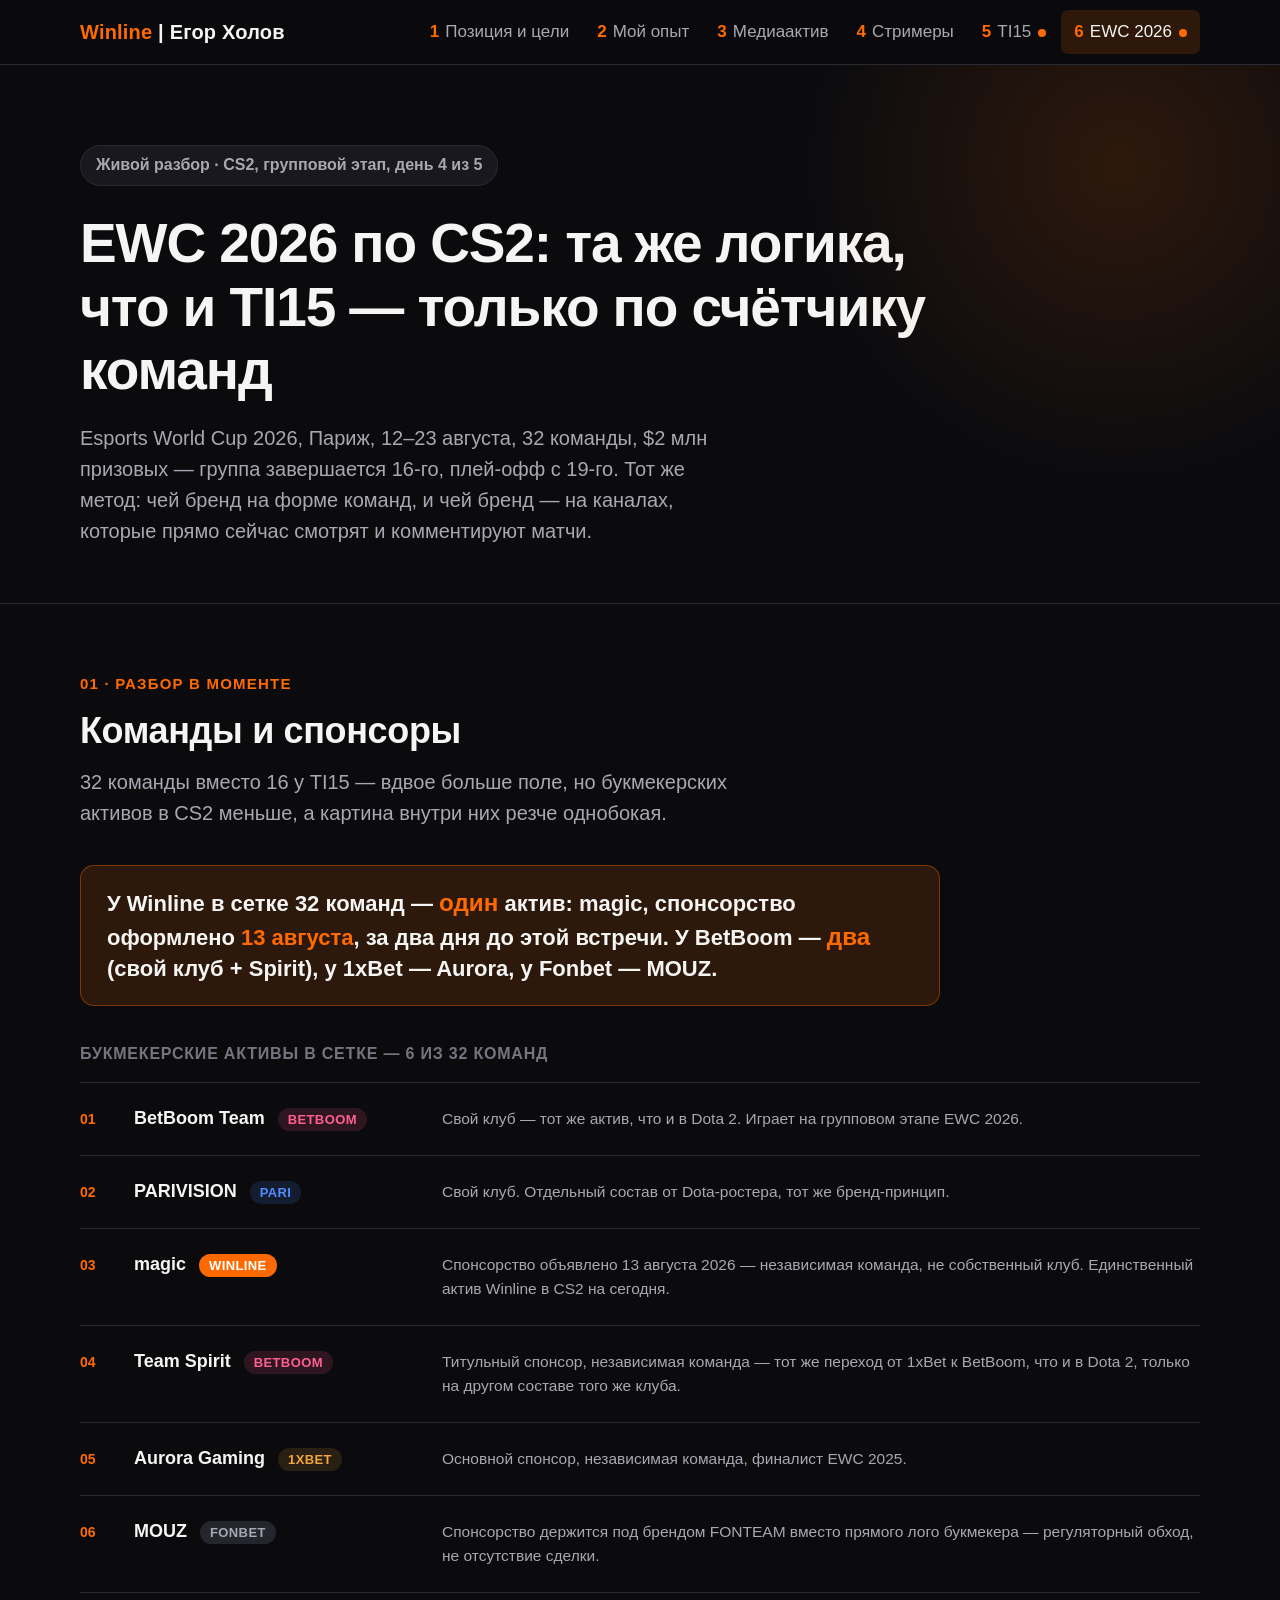
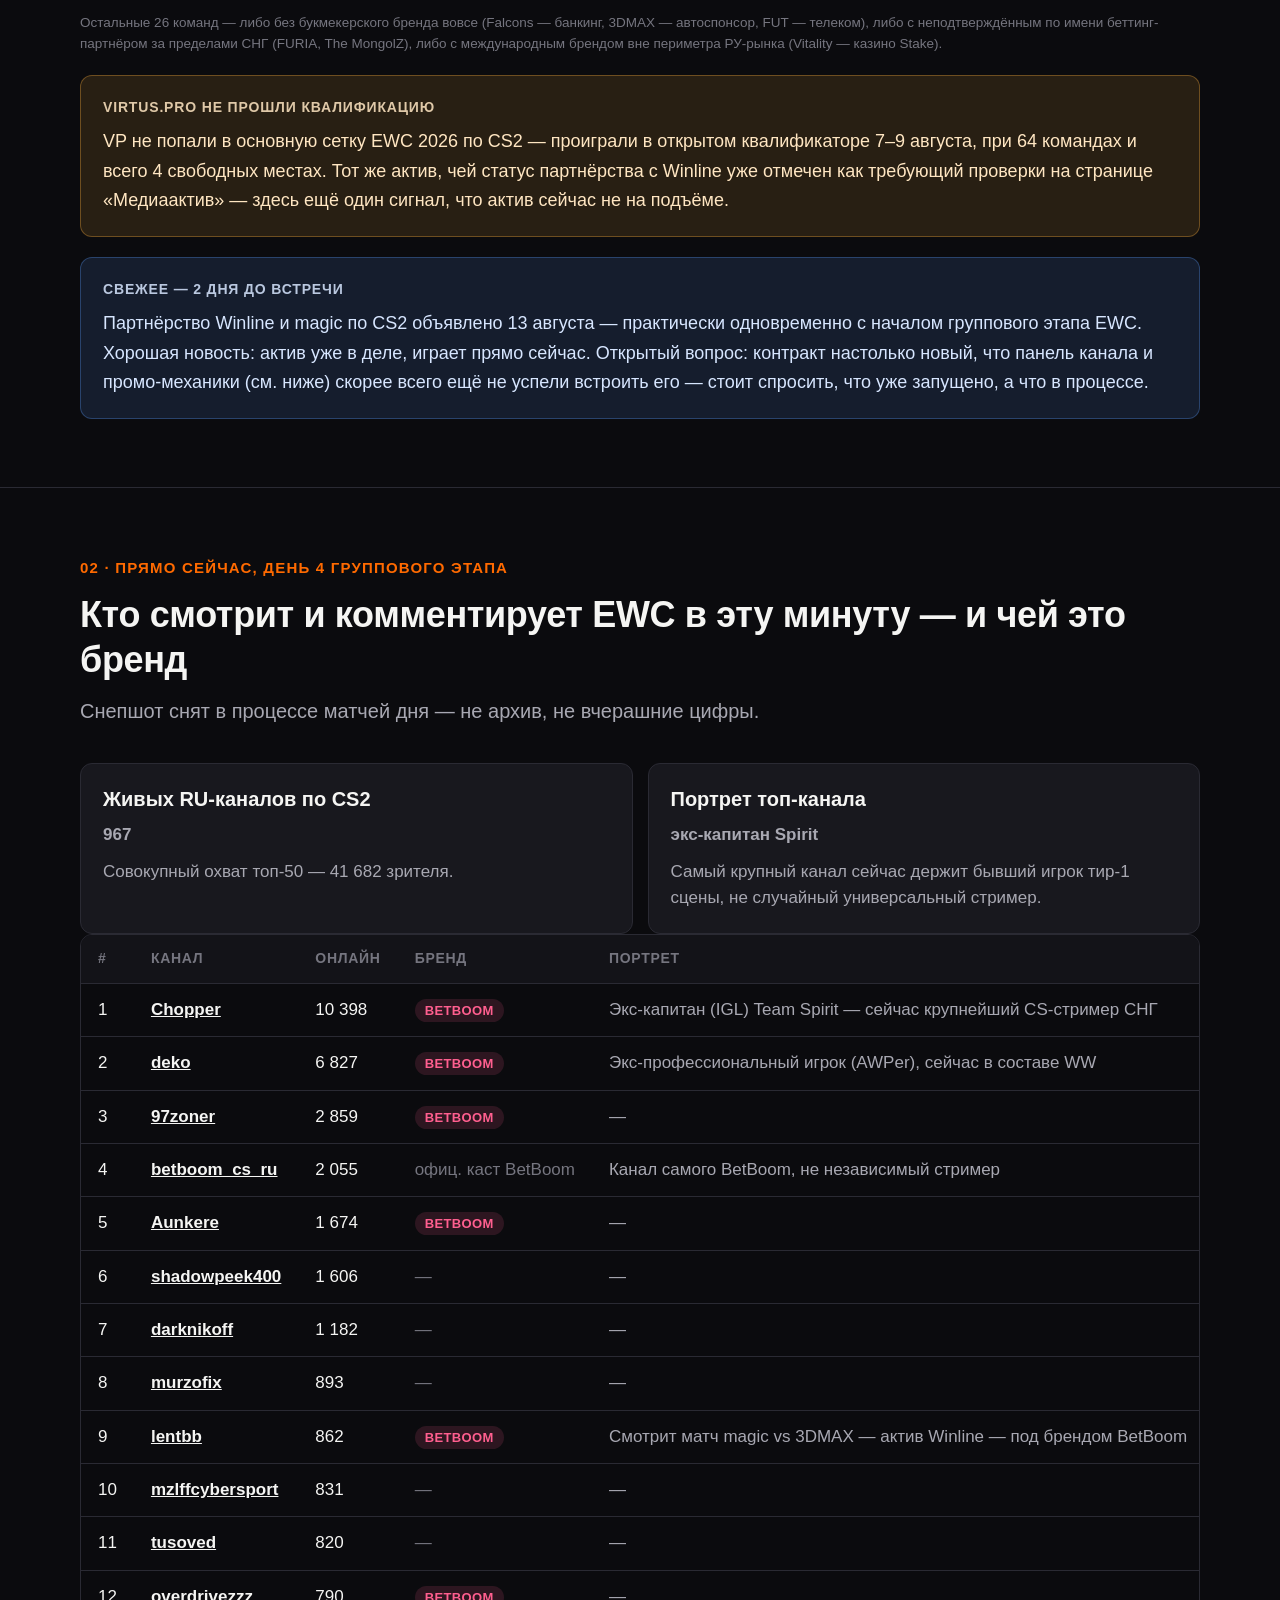
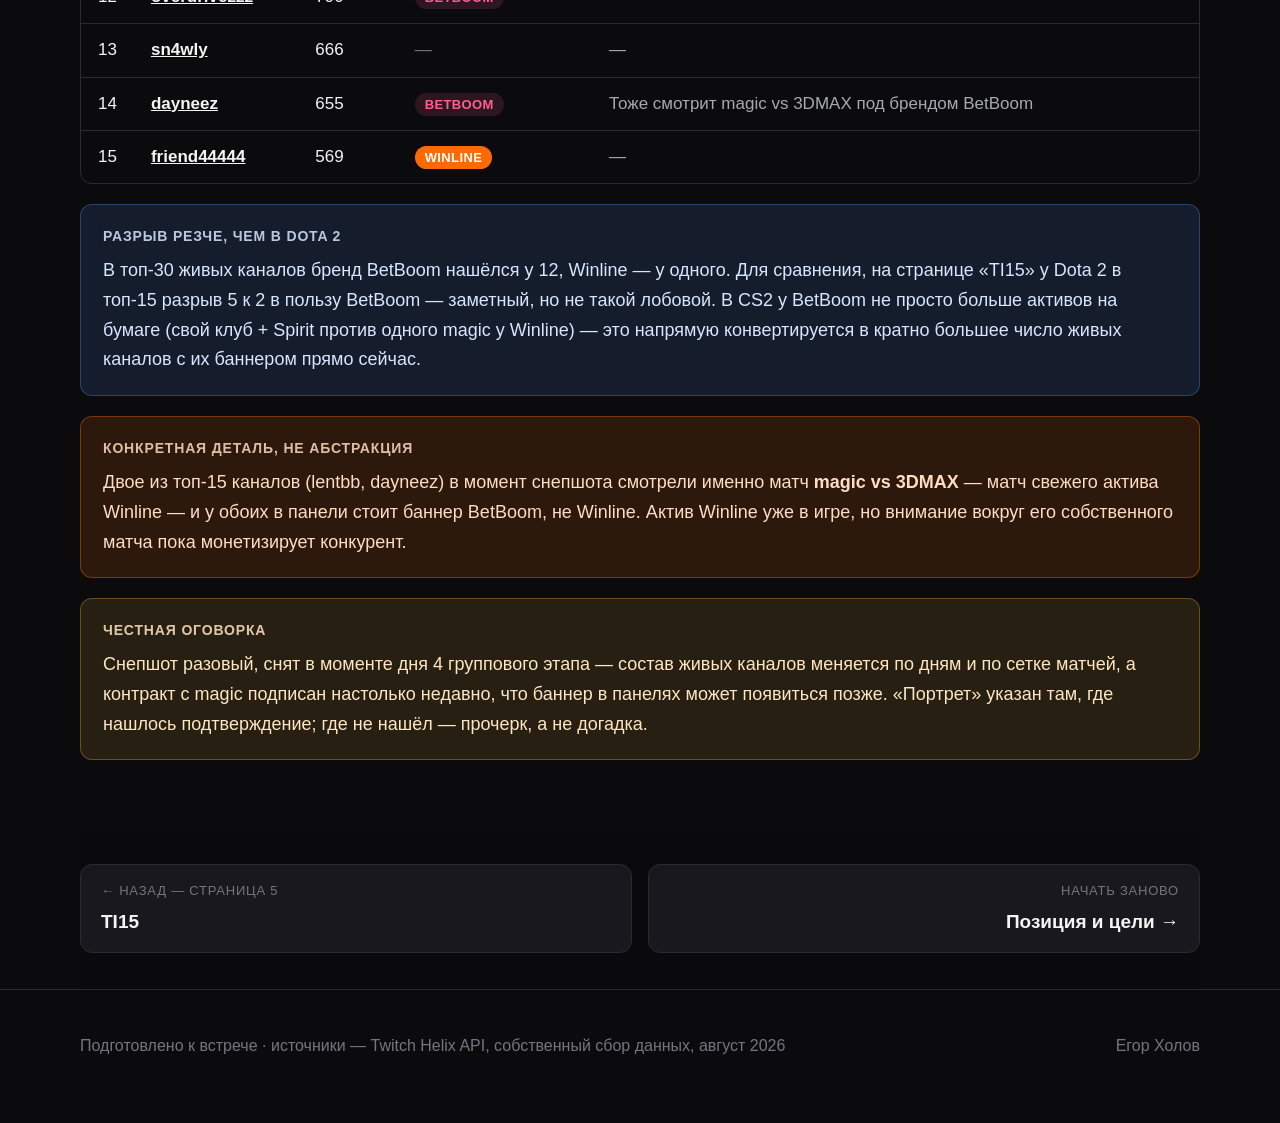
<file: legacy/ewc.html>
<!DOCTYPE html>
<html lang="ru">
<head>
<meta charset="UTF-8">
<meta name="viewport" content="width=device-width, initial-scale=1.0">
<title>Winline Esports — EWC 2026</title>
<link rel="stylesheet" href="../assets/styles.css">
</head>
<body>

<nav>
  <div class="wrap">
    <div class="brand"><span>Winline</span> | Егор Холов</div>
    <div class="navlinks">
      <a href="index.html"><span class="pn">1</span>Позиция и цели</a>
      <a href="experience.html"><span class="pn">2</span>Мой опыт</a>
      <a href="media.html"><span class="pn">3</span>Медиаактив</a>
      <a href="streamers.html"><span class="pn">4</span>Стримеры</a>
      <a href="ti15.html"><span class="pn">5</span>TI15<span class="live-dot"></span></a>
      <a href="ewc.html" class="active"><span class="pn">6</span>EWC 2026<span class="live-dot"></span></a>
    </div>
  </div>
</nav>

<header class="hero">
  <div class="wrap">
    <div class="kicker">Живой разбор · CS2, групповой этап, день 4 из 5</div>
    <h1>EWC 2026 по CS2: та же логика, что и TI15 — только по счётчику команд</h1>
    <p class="sub">Esports World Cup 2026, Париж, 12–23 августа, 32 команды, $2 млн призовых — группа завершается 16-го, плей-офф с 19-го. Тот же метод: чей бренд на форме команд, и чей бренд — на каналах, которые прямо сейчас смотрят и комментируют матчи.</p>
  </div>
</header>

<!-- ================= TEAMS & SPONSORS ================= -->
<section id="teams">
  <div class="wrap">
    <div class="eyebrow">01 · Разбор в моменте</div>
    <h2>Команды и спонсоры</h2>
    <p class="lede">32 команды вместо 16 у TI15 — вдвое больше поле, но букмекерских активов в CS2 меньше, а картина внутри них резче однобокая.</p>

    <div style="font-size:22px;font-weight:700;color:var(--text);background:var(--accent-soft);border:1px solid var(--accent-border);border-radius:14px;padding:20px 26px;max-width:860px;line-height:1.4;margin-bottom:36px;">У Winline в сетке 32 команд — <b style="color:var(--accent);font-size:1.1em">один</b> актив: magic, спонсорство оформлено <b style="color:var(--accent)">13 августа</b>, за два дня до этой встречи. У BetBoom — <b style="color:var(--accent);font-size:1.1em">два</b> (свой клуб + Spirit), у 1xBet — Aurora, у Fonbet — MOUZ.</div>

    <div class="subhead">Букмекерские активы в сетке — 6 из 32 команд</div>
    <div class="list-rows">
      <div class="list-row">
        <div class="list-num">01</div>
        <h3>BetBoom Team <span class="badge betboom" style="margin-left:8px">BetBoom</span></h3>
        <p>Свой клуб — тот же актив, что и в Dota 2. Играет на групповом этапе EWC 2026.</p>
      </div>
      <div class="list-row">
        <div class="list-num">02</div>
        <h3>PARIVISION <span class="badge pari" style="margin-left:8px">PARI</span></h3>
        <p>Свой клуб. Отдельный состав от Dota-ростера, тот же бренд-принцип.</p>
      </div>
      <div class="list-row">
        <div class="list-num">03</div>
        <h3>magic <span class="badge zero" style="margin-left:8px">Winline</span></h3>
        <p>Спонсорство объявлено 13 августа 2026 — независимая команда, не собственный клуб. Единственный актив Winline в CS2 на сегодня.</p>
      </div>
      <div class="list-row">
        <div class="list-num">04</div>
        <h3>Team Spirit <span class="badge betboom" style="margin-left:8px">BetBoom</span></h3>
        <p>Титульный спонсор, независимая команда — тот же переход от 1xBet к BetBoom, что и в Dota 2, только на другом составе того же клуба.</p>
      </div>
      <div class="list-row">
        <div class="list-num">05</div>
        <h3>Aurora Gaming <span class="badge warn" style="margin-left:8px">1xBet</span></h3>
        <p>Основной спонсор, независимая команда, финалист EWC 2025.</p>
      </div>
      <div class="list-row">
        <div class="list-num">06</div>
        <h3>MOUZ <span class="badge neutral" style="margin-left:8px">Fonbet</span></h3>
        <p>Спонсорство держится под брендом FONTEAM вместо прямого лого букмекера — регуляторный обход, не отсутствие сделки.</p>
      </div>
    </div>

    <p style="font-size:13.5px;color:var(--text-faint);margin:20px 0">Остальные 26 команд — либо без букмекерского бренда вовсе (Falcons — банкинг, 3DMAX — автоспонсор, FUT — телеком), либо с неподтверждённым по имени беттинг-партнёром за пределами СНГ (FURIA, The MongolZ), либо с международным брендом вне периметра РУ-рынка (Vitality — казино Stake).</p>

    <div class="callout flag">
      <span class="tag">Virtus.pro не прошли квалификацию</span>
      VP не попали в основную сетку EWC 2026 по CS2 — проиграли в открытом квалификаторе 7–9 августа, при 64 командах и всего 4 свободных местах. Тот же актив, чей статус партнёрства с Winline уже отмечен как требующий проверки на странице «Медиаактив» — здесь ещё один сигнал, что актив сейчас не на подъёме.
    </div>
    <div class="callout insight">
      <span class="tag">Свежее — 2 дня до встречи</span>
      Партнёрство Winline и magic по CS2 объявлено 13 августа — практически одновременно с началом группового этапа EWC. Хорошая новость: актив уже в деле, играет прямо сейчас. Открытый вопрос: контракт настолько новый, что панель канала и промо-механики (см. ниже) скорее всего ещё не успели встроить его — стоит спросить, что уже запущено, а что в процессе.
    </div>
  </div>
</section>

<!-- ================= LIVE CS2 STREAMERS RIGHT NOW ================= -->
<section id="live-streamers">
  <div class="wrap">
    <div class="eyebrow">02 · Прямо сейчас, день 4 группового этапа</div>
    <h2>Кто смотрит и комментирует EWC в эту минуту — и чей это бренд</h2>
    <p class="lede">Снепшот снят в процессе матчей дня — не архив, не вчерашние цифры.</p>

    <div class="grid" style="grid-template-columns:1fr 1fr">
      <div class="card"><h3>Живых RU-каналов по CS2</h3><p class="statpair">967</p><p>Совокупный охват топ-50 — 41 682 зрителя.</p></div>
      <div class="card"><h3>Портрет топ-канала</h3><p class="statpair">экс-капитан Spirit</p><p>Самый крупный канал сейчас держит бывший игрок тир-1 сцены, не случайный универсальный стример.</p></div>
    </div>

    <div class="tablewrap">
      <table>
        <thead><tr><th>#</th><th>Канал</th><th>Онлайн</th><th>Бренд</th><th>Портрет</th></tr></thead>
        <tbody>
          <tr><td class="num">1</td><td class="strong"><a href="https://twitch.tv/chopperinho" target="_blank" rel="noopener">Chopper</a></td><td class="num">10 398</td><td><span class="badge betboom">BetBoom</span></td><td>Экс-капитан (IGL) Team Spirit — сейчас крупнейший CS-стример СНГ</td></tr>
          <tr><td class="num">2</td><td class="strong"><a href="https://twitch.tv/deko" target="_blank" rel="noopener">deko</a></td><td class="num">6 827</td><td><span class="badge betboom">BetBoom</span></td><td>Экс-профессиональный игрок (AWPer), сейчас в составе WW</td></tr>
          <tr><td class="num">3</td><td class="strong"><a href="https://twitch.tv/97zoner" target="_blank" rel="noopener">97zoner</a></td><td class="num">2 859</td><td><span class="badge betboom">BetBoom</span></td><td>—</td></tr>
          <tr><td class="num">4</td><td class="strong"><a href="https://twitch.tv/betboom_cs_ru" target="_blank" rel="noopener">betboom_cs_ru</a></td><td class="num">2 055</td><td><span style="color:var(--text-faint)">офиц. каст BetBoom</span></td><td>Канал самого BetBoom, не независимый стример</td></tr>
          <tr><td class="num">5</td><td class="strong"><a href="https://twitch.tv/aunkere" target="_blank" rel="noopener">Aunkere</a></td><td class="num">1 674</td><td><span class="badge betboom">BetBoom</span></td><td>—</td></tr>
          <tr><td class="num">6</td><td class="strong"><a href="https://twitch.tv/shadowpeek400" target="_blank" rel="noopener">shadowpeek400</a></td><td class="num">1 606</td><td><span style="color:var(--text-faint)">—</span></td><td>—</td></tr>
          <tr><td class="num">7</td><td class="strong"><a href="https://twitch.tv/darknikoff" target="_blank" rel="noopener">darknikoff</a></td><td class="num">1 182</td><td><span style="color:var(--text-faint)">—</span></td><td>—</td></tr>
          <tr><td class="num">8</td><td class="strong"><a href="https://twitch.tv/murzofix" target="_blank" rel="noopener">murzofix</a></td><td class="num">893</td><td><span style="color:var(--text-faint)">—</span></td><td>—</td></tr>
          <tr><td class="num">9</td><td class="strong"><a href="https://twitch.tv/lentbb" target="_blank" rel="noopener">lentbb</a></td><td class="num">862</td><td><span class="badge betboom">BetBoom</span></td><td>Смотрит матч magic vs 3DMAX — актив Winline — под брендом BetBoom</td></tr>
          <tr><td class="num">10</td><td class="strong"><a href="https://twitch.tv/mzlffcybersport" target="_blank" rel="noopener">mzlffcybersport</a></td><td class="num">831</td><td><span style="color:var(--text-faint)">—</span></td><td>—</td></tr>
          <tr><td class="num">11</td><td class="strong"><a href="https://twitch.tv/tusoved" target="_blank" rel="noopener">tusoved</a></td><td class="num">820</td><td><span style="color:var(--text-faint)">—</span></td><td>—</td></tr>
          <tr><td class="num">12</td><td class="strong"><a href="https://twitch.tv/overdrivezzz" target="_blank" rel="noopener">overdrivezzz</a></td><td class="num">790</td><td><span class="badge betboom">BetBoom</span></td><td>—</td></tr>
          <tr><td class="num">13</td><td class="strong"><a href="https://twitch.tv/sn4wly" target="_blank" rel="noopener">sn4wly</a></td><td class="num">666</td><td><span style="color:var(--text-faint)">—</span></td><td>—</td></tr>
          <tr><td class="num">14</td><td class="strong"><a href="https://twitch.tv/dayneez" target="_blank" rel="noopener">dayneez</a></td><td class="num">655</td><td><span class="badge betboom">BetBoom</span></td><td>Тоже смотрит magic vs 3DMAX под брендом BetBoom</td></tr>
          <tr><td class="num">15</td><td class="strong"><a href="https://twitch.tv/friend44444" target="_blank" rel="noopener">friend44444</a></td><td class="num">569</td><td><span class="badge zero">Winline</span></td><td>—</td></tr>
        </tbody>
      </table>
    </div>

    <div class="callout insight">
      <span class="tag">Разрыв резче, чем в Dota 2</span>
      В топ-30 живых каналов бренд BetBoom нашёлся у 12, Winline — у одного. Для сравнения, на странице «TI15» у Dota 2 в топ-15 разрыв 5 к 2 в пользу BetBoom — заметный, но не такой лобовой. В CS2 у BetBoom не просто больше активов на бумаге (свой клуб + Spirit против одного magic у Winline) — это напрямую конвертируется в кратно большее число живых каналов с их баннером прямо сейчас.
    </div>
    <div class="callout question">
      <span class="tag">Конкретная деталь, не абстракция</span>
      Двое из топ-15 каналов (lentbb, dayneez) в момент снепшота смотрели именно матч <b>magic vs 3DMAX</b> — матч свежего актива Winline — и у обоих в панели стоит баннер BetBoom, не Winline. Актив Winline уже в игре, но внимание вокруг его собственного матча пока монетизирует конкурент.
    </div>
    <div class="callout flag">
      <span class="tag">Честная оговорка</span>
      Снепшот разовый, снят в моменте дня 4 группового этапа — состав живых каналов меняется по дням и по сетке матчей, а контракт с magic подписан настолько недавно, что баннер в панелях может появиться позже. «Портрет» указан там, где нашлось подтверждение; где не нашёл — прочерк, а не догадка.
    </div>
  </div>
</section>

<div class="wrap">
<nav class="pagenav" style="border:none;">
  <a href="ti15.html">
    <span class="lbl">← Назад — страница 5</span>
    <span class="ttl">TI15</span>
  </a>
  <a class="next" href="index.html">
    <span class="lbl">Начать заново</span>
    <span class="ttl">Позиция и цели →</span>
  </a>
</nav>
</div>

<footer>
  <div class="wrap">
    <div>Подготовлено к встрече · источники — Twitch Helix API, собственный сбор данных, август 2026</div>
    <div>Егор Холов</div>
  </div>
</footer>

</body>
</html>
</file>
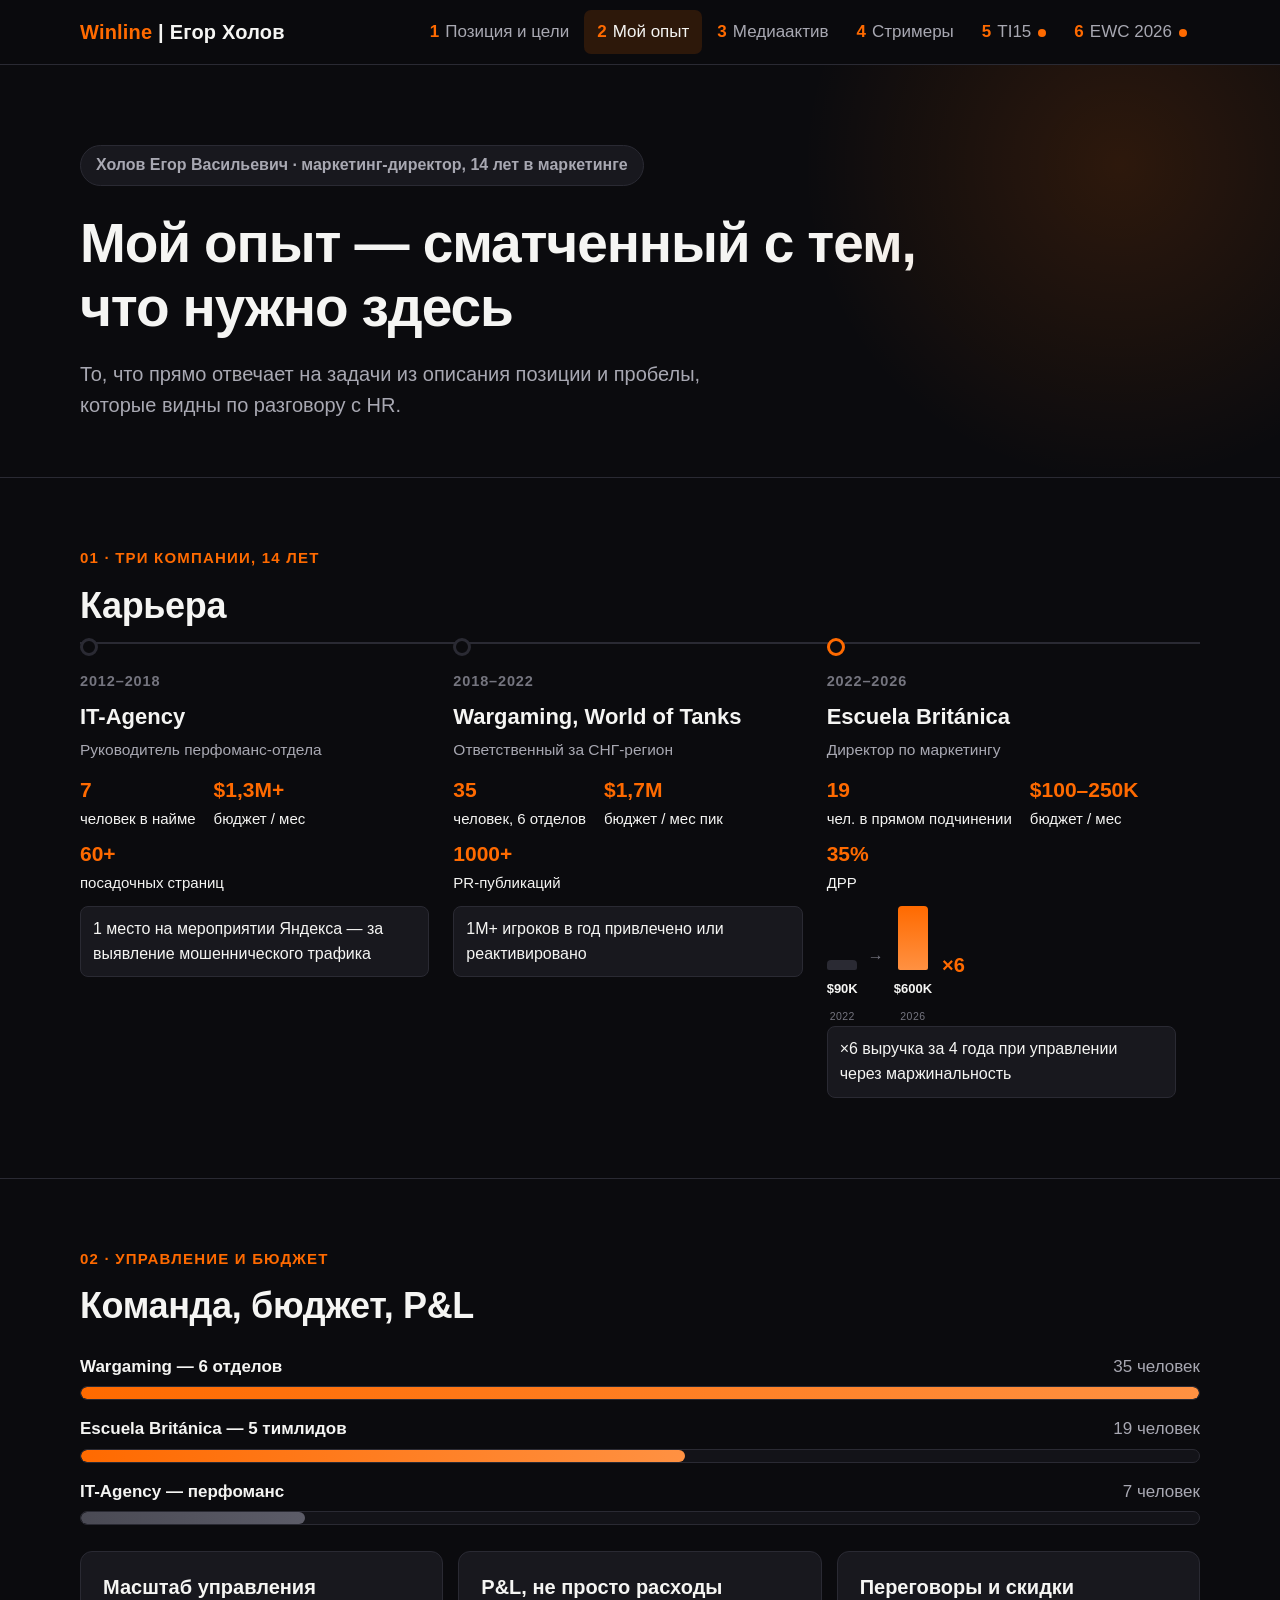
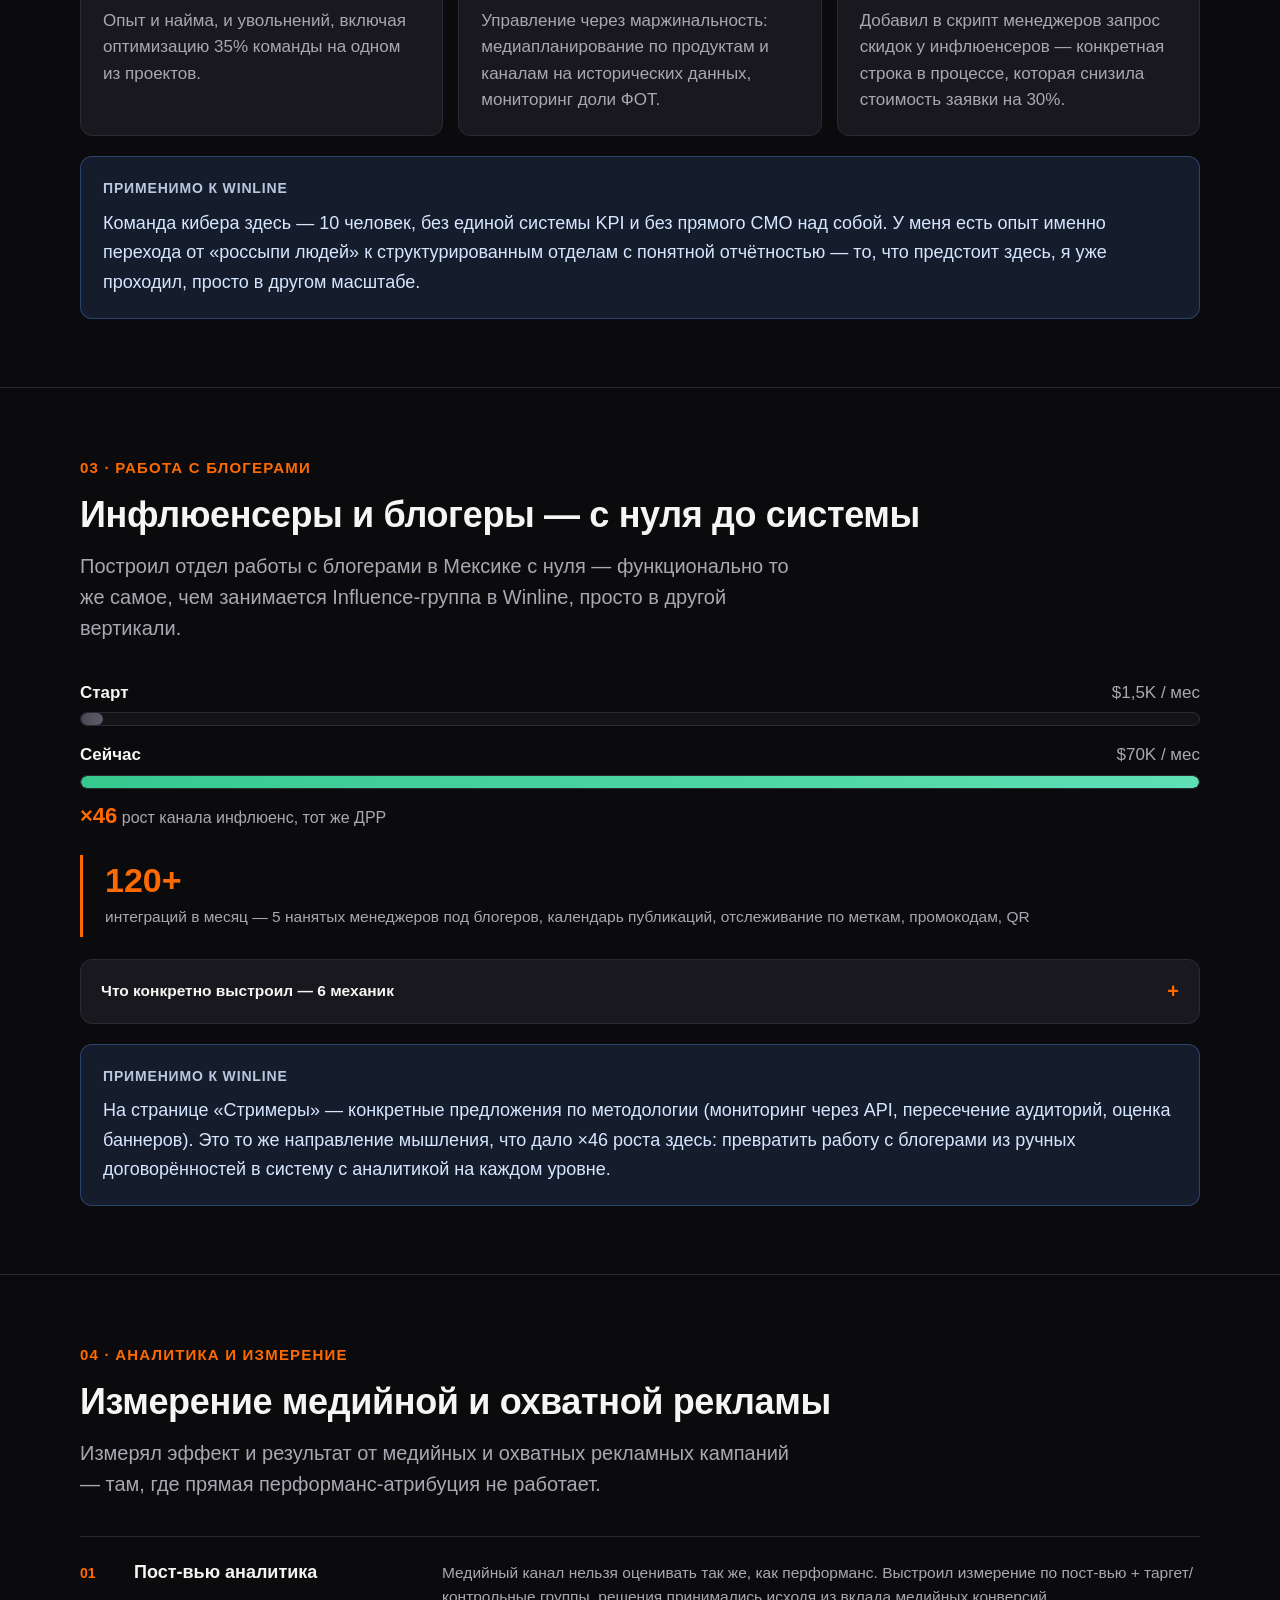
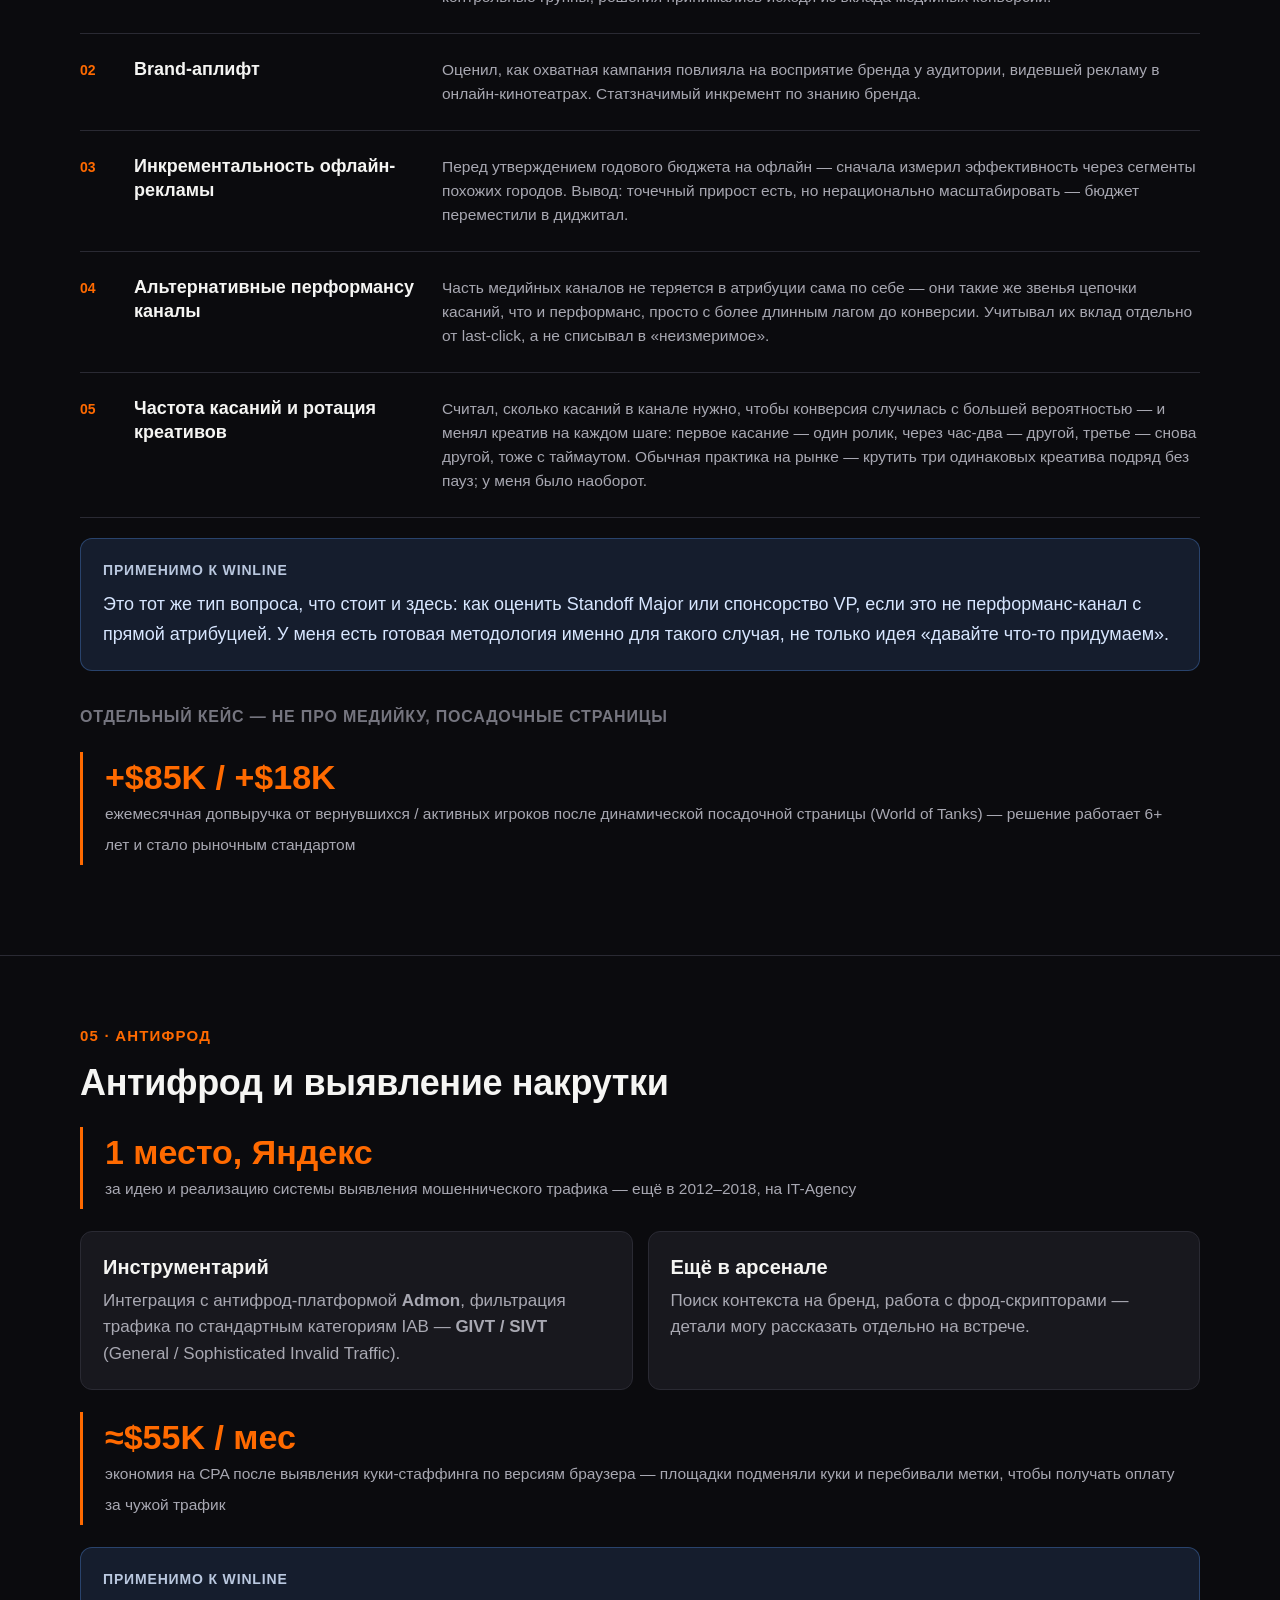
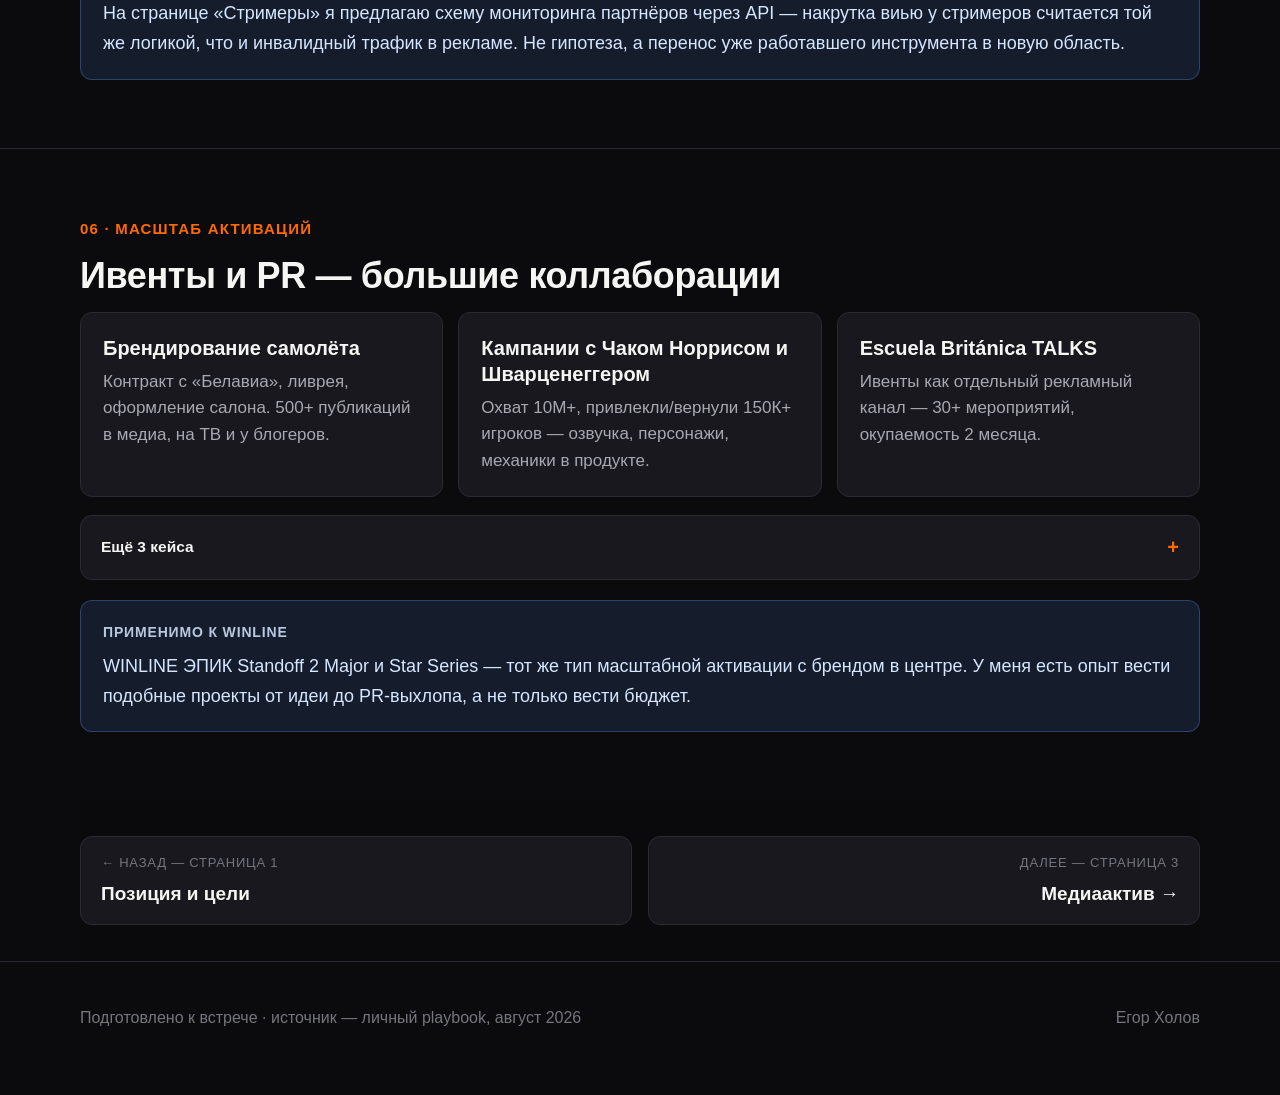
<file: legacy/experience.html>
<!DOCTYPE html>
<html lang="ru">
<head>
<meta charset="UTF-8">
<meta name="viewport" content="width=device-width, initial-scale=1.0">
<title>Winline Esports — мой опыт</title>
<link rel="stylesheet" href="../assets/styles.css">
</head>
<body>

<nav>
  <div class="wrap">
    <div class="brand"><span>Winline</span> | Егор Холов</div>
    <div class="navlinks">
      <a href="index.html"><span class="pn">1</span>Позиция и цели</a>
      <a href="experience.html" class="active"><span class="pn">2</span>Мой опыт</a>
      <a href="media.html"><span class="pn">3</span>Медиаактив</a>
      <a href="streamers.html"><span class="pn">4</span>Стримеры</a>
      <a href="ti15.html"><span class="pn">5</span>TI15<span class="live-dot"></span></a>
      <a href="ewc.html"><span class="pn">6</span>EWC 2026<span class="live-dot"></span></a>
    </div>
  </div>
</nav>

<header class="hero">
  <div class="wrap">
    <div class="kicker">Холов Егор Васильевич · маркетинг-директор, 14 лет в маркетинге</div>
    <h1>Мой опыт — сматченный с тем, что нужно здесь</h1>
    <p class="sub">То, что прямо отвечает на задачи из описания позиции и пробелы, которые видны по разговору с HR.</p>
  </div>
</header>

<!-- ================= OVERVIEW / TIMELINE ================= -->
<section id="overview">
  <div class="wrap">
    <div class="eyebrow">01 · Три компании, 14 лет</div>
    <h2>Карьера</h2>
    <div class="career-timeline">
      <div class="career-node">
        <div class="years">2012–2018</div>
        <h3>IT-Agency</h3>
        <div class="role">Руководитель перфоманс-отдела</div>
        <div class="stats">
          <div><b>7</b>человек в найме</div>
          <div><b>$1,3M+</b>бюджет / мес</div>
          <div><b>60+</b>посадочных страниц</div>
        </div>
        <div class="highlight">1 место на мероприятии Яндекса — за выявление мошеннического трафика</div>
      </div>
      <div class="career-node">
        <div class="years">2018–2022</div>
        <h3>Wargaming, World of Tanks</h3>
        <div class="role">Ответственный за СНГ-регион</div>
        <div class="stats">
          <div><b>35</b>человек, 6 отделов</div>
          <div><b>$1,7M</b>бюджет / мес пик</div>
          <div><b>1000+</b>PR-публикаций</div>
        </div>
        <div class="highlight">1М+ игроков в год привлечено или реактивировано</div>
      </div>
      <div class="career-node now">
        <div class="years">2022–2026</div>
        <h3>Escuela Británica</h3>
        <div class="role">Директор по маркетингу</div>
        <div class="stats">
          <div><b>19</b>чел. в прямом подчинении</div>
          <div><b>$100–250K</b>бюджет / мес</div>
          <div><b>35%</b>ДРР</div>
        </div>
        <div class="growth mini">
          <div class="growth-bar dim"><div class="bar" style="height:10px"></div><div class="val">$90K</div><div class="cap">2022</div></div>
          <div class="growth-arrow">→</div>
          <div class="growth-bar"><div class="bar" style="height:64px"></div><div class="val">$600K</div><div class="cap">2026</div></div>
          <div class="growth-callout">×6</div>
        </div>
        <div class="highlight">×6 выручка за 4 года при управлении через маржинальность</div>
      </div>
    </div>
  </div>
</section>

<!-- ================= TEAM & BUDGET ================= -->
<section id="team-budget">
  <div class="wrap">
    <div class="eyebrow">02 · Управление и бюджет</div>
    <h2>Команда, бюджет, P&L</h2>
    <div class="barchart">
      <div class="bar-row">
        <div class="bar-label"><span class="name">Wargaming — 6 отделов</span><span class="val">35 человек</span></div>
        <div class="bar-track"><div class="bar-fill" style="width:100%"></div></div>
      </div>
      <div class="bar-row">
        <div class="bar-label"><span class="name">Escuela Británica — 5 тимлидов</span><span class="val">19 человек</span></div>
        <div class="bar-track"><div class="bar-fill" style="width:54%"></div></div>
      </div>
      <div class="bar-row">
        <div class="bar-label"><span class="name">IT-Agency — перфоманс</span><span class="val">7 человек</span></div>
        <div class="bar-track"><div class="bar-fill dim" style="width:20%"></div></div>
      </div>
    </div>
    <div class="grid" style="margin-top:26px">
      <div class="card"><h3>Масштаб управления</h3><p>Опыт и найма, и увольнений, включая оптимизацию 35% команды на одном из проектов.</p></div>
      <div class="card"><h3>P&L, не просто расходы</h3><p>Управление через маржинальность: медиапланирование по продуктам и каналам на исторических данных, мониторинг доли ФОТ.</p></div>
      <div class="card"><h3>Переговоры и скидки</h3><p>Добавил в скрипт менеджеров запрос скидок у инфлюенсеров — конкретная строка в процессе, которая снизила стоимость заявки на 30%.</p></div>
    </div>
    <div class="callout insight">
      <span class="tag">Применимо к Winline</span>
      Команда кибера здесь — 10 человек, без единой системы KPI и без прямого CMO над собой. У меня есть опыт именно перехода от «россыпи людей» к структурированным отделам с понятной отчётностью — то, что предстоит здесь, я уже проходил, просто в другом масштабе.
    </div>
  </div>
</section>

<!-- ================= INFLUENCERS ================= -->
<section id="influencers">
  <div class="wrap">
    <div class="eyebrow">03 · Работа с блогерами</div>
    <h2>Инфлюенсеры и блогеры — с нуля до системы</h2>
    <p class="lede">Построил отдел работы с блогерами в Мексике с нуля — функционально то же самое, чем занимается Influence-группа в Winline, просто в другой вертикали.</p>

    <div class="barchart">
      <div class="bar-row">
        <div class="bar-label"><span class="name">Старт</span><span class="val">$1,5K / мес</span></div>
        <div class="bar-track"><div class="bar-fill dim" style="width:2%"></div></div>
      </div>
      <div class="bar-row">
        <div class="bar-label"><span class="name">Сейчас</span><span class="val">$70K / мес</span></div>
        <div class="bar-track"><div class="bar-fill good" style="width:100%"></div></div>
      </div>
    </div>
    <div style="margin:10px 0 4px;font-size:16px;color:var(--text-dim)"><b style="color:var(--accent);font-size:22px">×46</b> рост канала инфлюенс, тот же ДРР</div>

    <div class="factoid">
      <span class="num">120+</span>
      <span class="label">интеграций в месяц — 5 нанятых менеджеров под блогеров, календарь публикаций, отслеживание по меткам, промокодам, QR</span>
    </div>

    <details class="expand">
      <summary>Что конкретно выстроил — 6 механик <span class="toggle-ico">+</span></summary>
      <div class="expand-body">
        <div class="grid">
          <div class="card"><p>Скрипт с запросом скидок у инфлюенсеров → минус 30% к стоимости заявки.</p></div>
          <div class="card"><p>Аналитика по блогерам, менеджерам, платформам, типам интеграций.</p></div>
          <div class="card"><p>Модели работы по CPA и бартеру, не только фикс.</p></div>
          <div class="card"><p>Система мотивации для сотрудников отдела.</p></div>
          <div class="card"><p>Шаблоны визуала и скрипты для самих блогеров.</p></div>
          <div class="card"><p>AI для коммуникации с блогерами на масштабе.</p></div>
        </div>
      </div>
    </details>

    <div class="callout insight">
      <span class="tag">Применимо к Winline</span>
      На странице «Стримеры» — конкретные предложения по методологии (мониторинг через API, пересечение аудиторий, оценка баннеров). Это то же направление мышления, что дало ×46 роста здесь: превратить работу с блогерами из ручных договорённостей в систему с аналитикой на каждом уровне.
    </div>
  </div>
</section>

<!-- ================= MEASUREMENT ================= -->
<section id="measurement">
  <div class="wrap">
    <div class="eyebrow">04 · Аналитика и измерение</div>
    <h2>Измерение медийной и охватной рекламы</h2>
    <p class="lede">Измерял эффект и результат от медийных и охватных рекламных кампаний — там, где прямая перформанс-атрибуция не работает.</p>
    <div class="list-rows">
      <div class="list-row">
        <div class="list-num">01</div>
        <h3>Пост-вью аналитика</h3>
        <p>Медийный канал нельзя оценивать так же, как перформанс. Выстроил измерение по пост-вью + таргет/контрольные группы, решения принимались исходя из вклада медийных конверсий.</p>
      </div>
      <div class="list-row">
        <div class="list-num">02</div>
        <h3>Brand-аплифт</h3>
        <p>Оценил, как охватная кампания повлияла на восприятие бренда у аудитории, видевшей рекламу в онлайн-кинотеатрах. Статзначимый инкремент по знанию бренда.</p>
      </div>
      <div class="list-row">
        <div class="list-num">03</div>
        <h3>Инкрементальность офлайн-рекламы</h3>
        <p>Перед утверждением годового бюджета на офлайн — сначала измерил эффективность через сегменты похожих городов. Вывод: точечный прирост есть, но нерационально масштабировать — бюджет переместили в диджитал.</p>
      </div>
      <div class="list-row">
        <div class="list-num">04</div>
        <h3>Альтернативные перформансу каналы</h3>
        <p>Часть медийных каналов не теряется в атрибуции сама по себе — они такие же звенья цепочки касаний, что и перформанс, просто с более длинным лагом до конверсии. Учитывал их вклад отдельно от last-click, а не списывал в «неизмеримое».</p>
      </div>
      <div class="list-row">
        <div class="list-num">05</div>
        <h3>Частота касаний и ротация креативов</h3>
        <p>Считал, сколько касаний в канале нужно, чтобы конверсия случилась с большей вероятностью — и менял креатив на каждом шаге: первое касание — один ролик, через час-два — другой, третье — снова другой, тоже с таймаутом. Обычная практика на рынке — крутить три одинаковых креатива подряд без пауз; у меня было наоборот.</p>
      </div>
    </div>

    <div class="callout insight">
      <span class="tag">Применимо к Winline</span>
      Это тот же тип вопроса, что стоит и здесь: как оценить Standoff Major или спонсорство VP, если это не перформанс-канал с прямой атрибуцией. У меня есть готовая методология именно для такого случая, не только идея «давайте что-то придумаем».
    </div>

    <div class="subhead">Отдельный кейс — не про медийку, посадочные страницы</div>
    <div class="factoid">
      <span class="num">+$85K / +$18K</span>
      <span class="label">ежемесячная допвыручка от вернувшихся / активных игроков после динамической посадочной страницы (World of Tanks) — решение работает 6+ лет и стало рыночным стандартом</span>
    </div>
  </div>
</section>

<!-- ================= ANTIFRAUD ================= -->
<section id="antifraud">
  <div class="wrap">
    <div class="eyebrow">05 · Антифрод</div>
    <h2>Антифрод и выявление накрутки</h2>
    <div class="factoid">
      <span class="num">1 место, Яндекс</span>
      <span class="label">за идею и реализацию системы выявления мошеннического трафика — ещё в 2012–2018, на IT-Agency</span>
    </div>
    <div class="grid" style="grid-template-columns:1fr 1fr">
      <div class="card"><h3>Инструментарий</h3><p>Интеграция с антифрод-платформой <b>Admon</b>, фильтрация трафика по стандартным категориям IAB — <b>GIVT / SIVT</b> (General / Sophisticated Invalid Traffic).</p></div>
      <div class="card"><h3>Ещё в арсенале</h3><p>Поиск контекста на бренд, работа с фрод-скрипторами — детали могу рассказать отдельно на встрече.</p></div>
    </div>
    <div class="factoid">
      <span class="num">≈$55K / мес</span>
      <span class="label">экономия на CPA после выявления куки-стаффинга по версиям браузера — площадки подменяли куки и перебивали метки, чтобы получать оплату за чужой трафик</span>
    </div>
    <div class="callout insight">
      <span class="tag">Применимо к Winline</span>
      На странице «Стримеры» я предлагаю схему мониторинга партнёров через API — накрутка виью у стримеров считается той же логикой, что и инвалидный трафик в рекламе. Не гипотеза, а перенос уже работавшего инструмента в новую область.
    </div>
  </div>
</section>

<!-- ================= EVENTS & PR ================= -->
<section id="events">
  <div class="wrap">
    <div class="eyebrow">06 · Масштаб активаций</div>
    <h2>Ивенты и PR — большие коллаборации</h2>
    <div class="grid">
      <div class="card"><h3>Брендирование самолёта</h3><p>Контракт с «Белавиа», ливрея, оформление салона. 500+ публикаций в медиа, на ТВ и у блогеров.</p></div>
      <div class="card"><h3>Кампании с Чаком Норрисом и Шварценеггером</h3><p>Охват 10М+, привлекли/вернули 150К+ игроков — озвучка, персонажи, механики в продукте.</p></div>
      <div class="card"><h3>Escuela Británica TALKS</h3><p>Ивенты как отдельный рекламный канал — 30+ мероприятий, окупаемость 2 месяца.</p></div>
    </div>

    <details class="expand">
      <summary>Ещё 3 кейса <span class="toggle-ico">+</span></summary>
      <div class="expand-body">
        <div class="grid">
          <div class="card"><h3>Брендирование БелАЗ</h3><p>Ко Дню танкиста. 120+ публикаций в медиа и ТВ-репортажи.</p></div>
          <div class="card"><h3>Мероприятие на 200 000 зрителей</h3><p>«День танкиста» — диджитал + ТВ + наружка, 300+ публикаций в медиа.</p></div>
          <div class="card"><h3>Коллаборация с Союзмультфильмом</h3><p>Ко Дню космонавтики — персонажи «Тайны третьей планеты» в игре. Вернули 70К+ игроков.</p></div>
        </div>
      </div>
    </details>

    <div class="callout insight">
      <span class="tag">Применимо к Winline</span>
      WINLINE ЭПИК Standoff 2 Major и Star Series — тот же тип масштабной активации с брендом в центре. У меня есть опыт вести подобные проекты от идеи до PR-выхлопа, а не только вести бюджет.
    </div>
  </div>
</section>

<div class="wrap">
<nav class="pagenav" style="border:none;">
  <a href="index.html">
    <span class="lbl">← Назад — страница 1</span>
    <span class="ttl">Позиция и цели</span>
  </a>
  <a class="next" href="media.html">
    <span class="lbl">Далее — страница 3</span>
    <span class="ttl">Медиаактив →</span>
  </a>
</nav>
</div>

<footer>
  <div class="wrap">
    <div>Подготовлено к встрече · источник — личный playbook, август 2026</div>
    <div>Егор Холов</div>
  </div>
</footer>

</body>
</html>
</file>
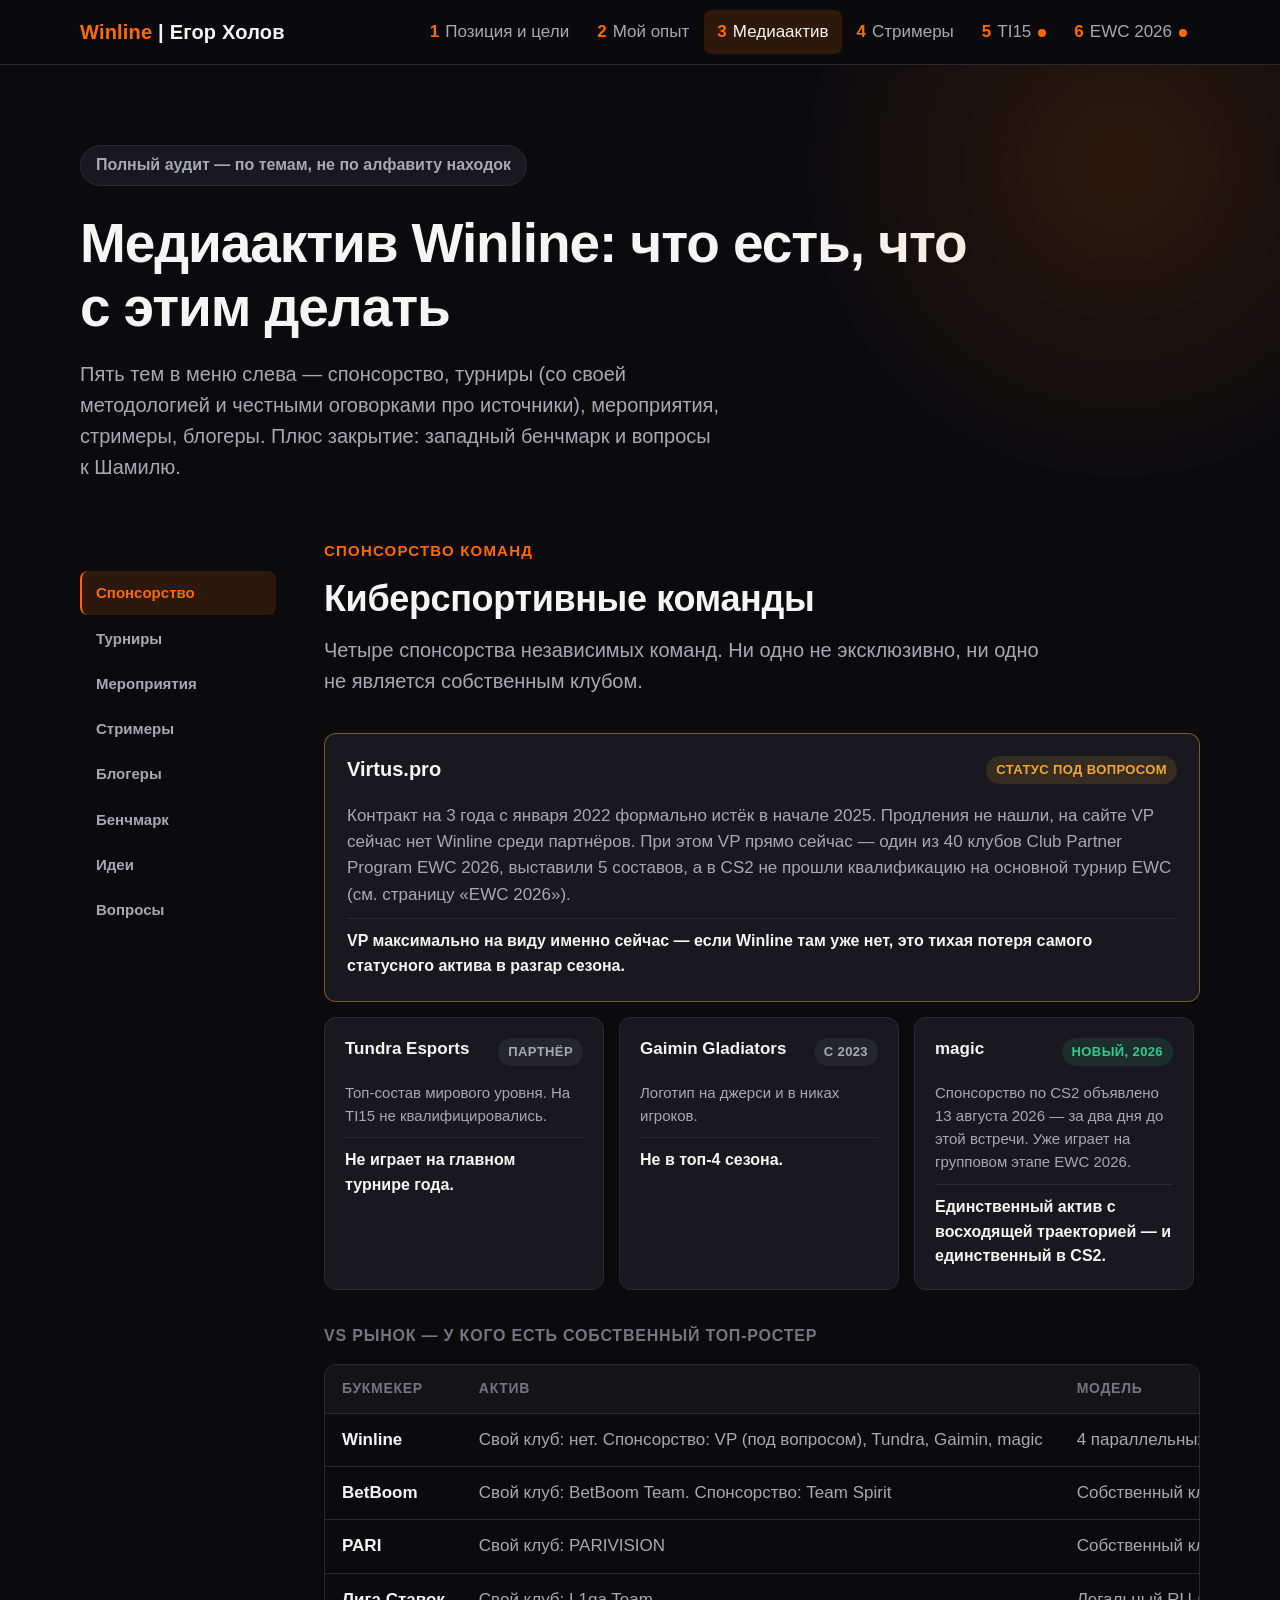
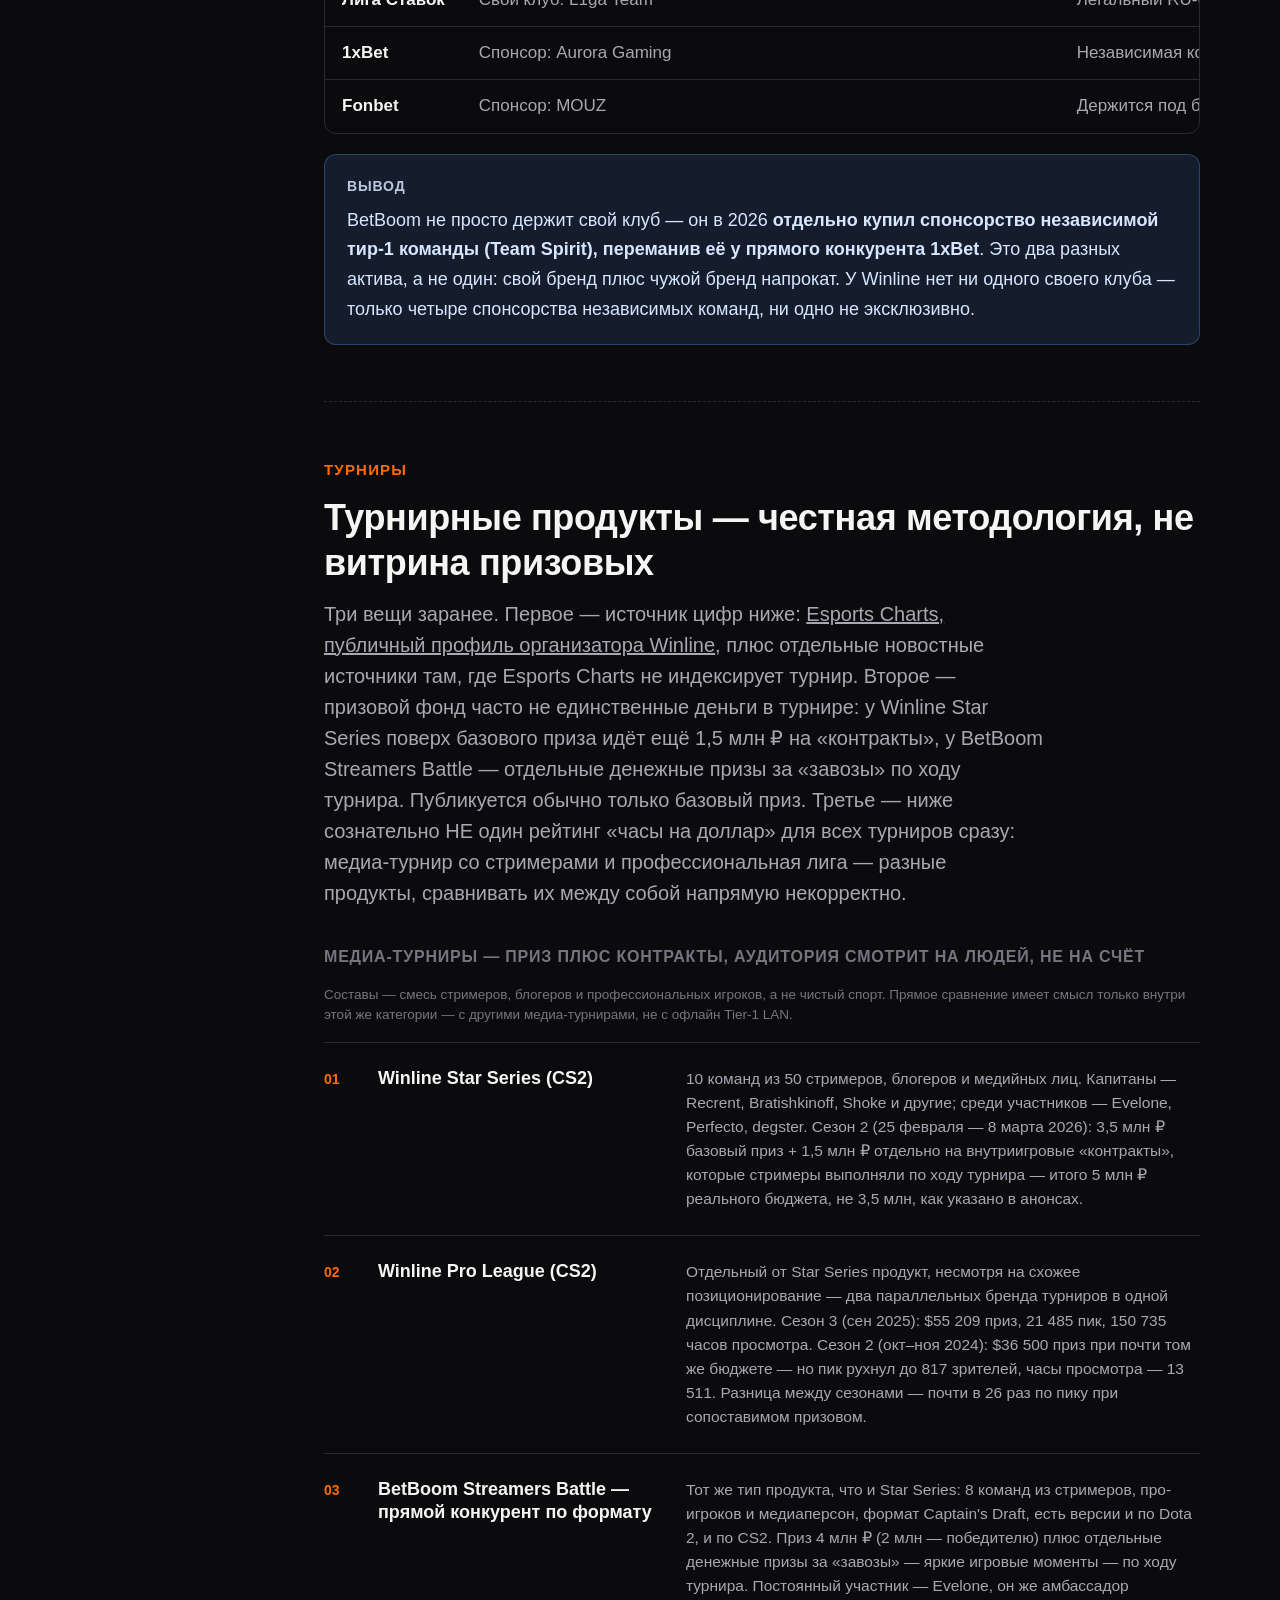
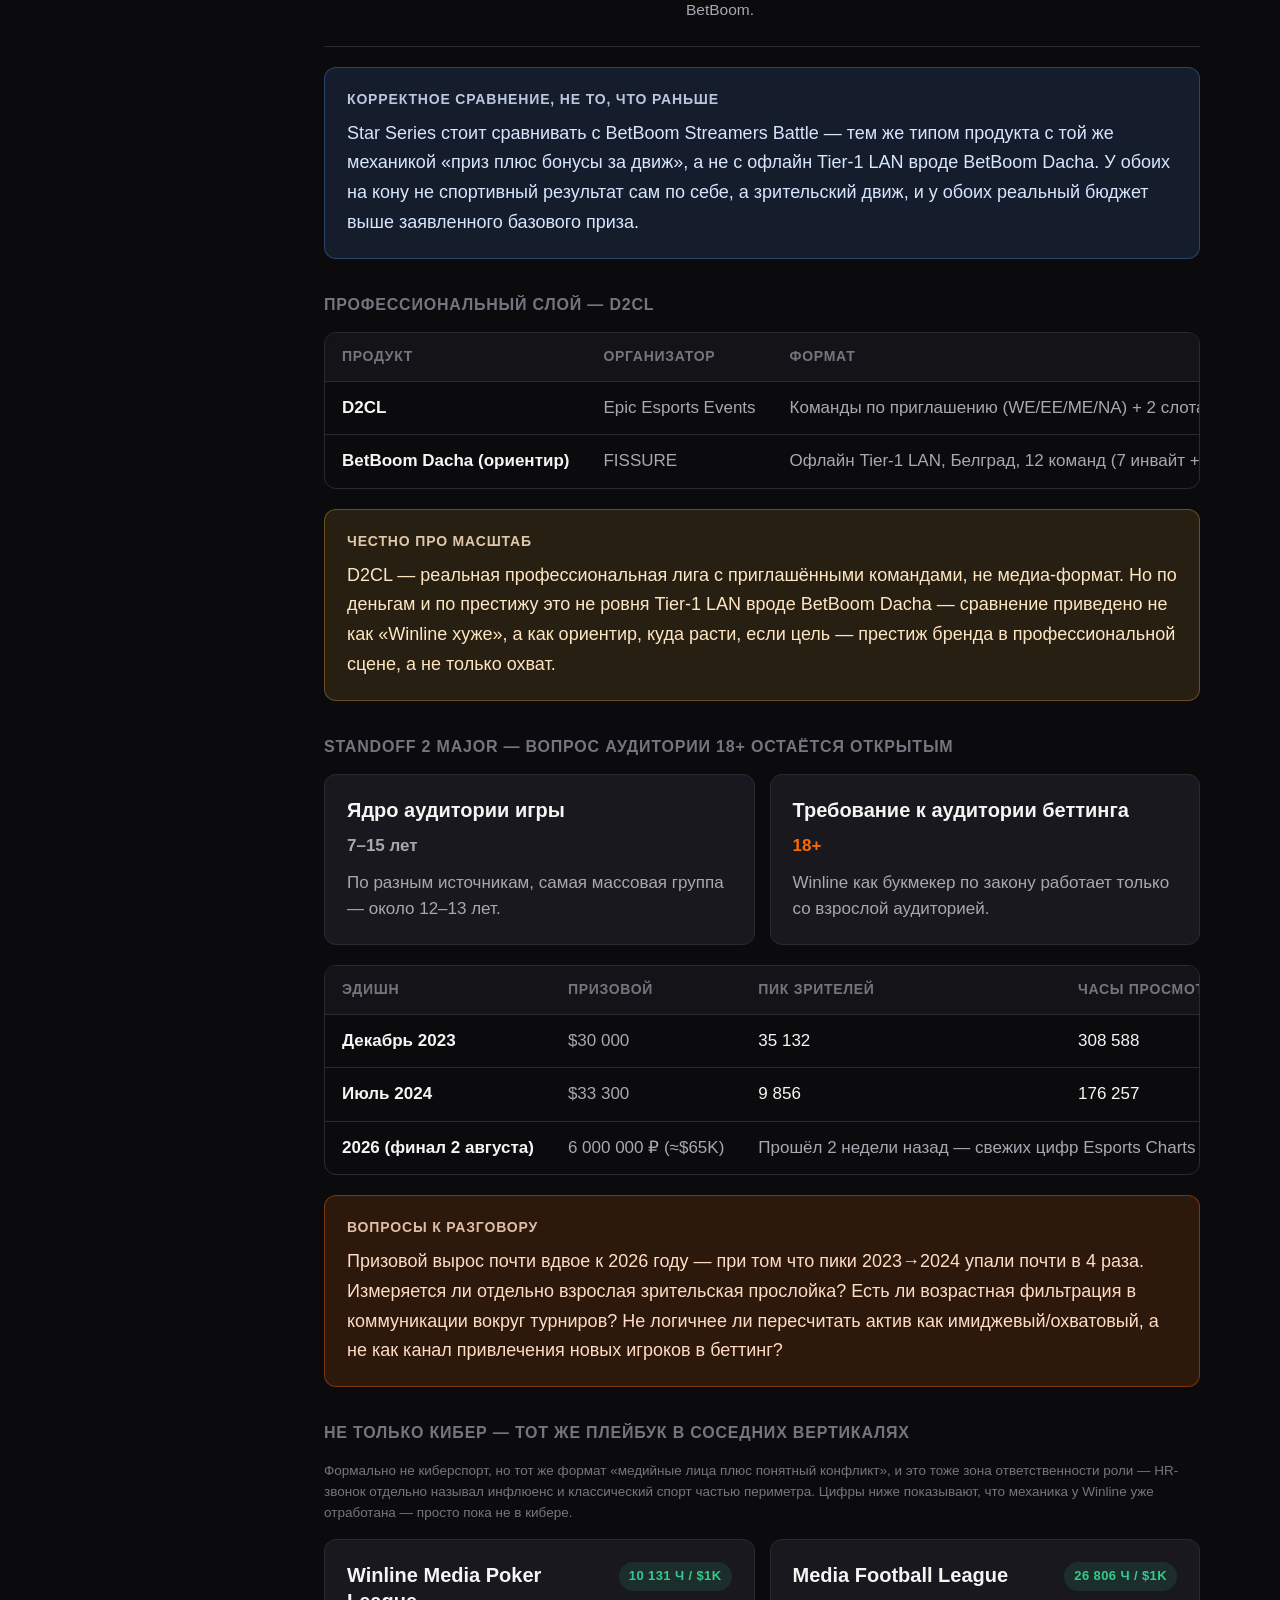
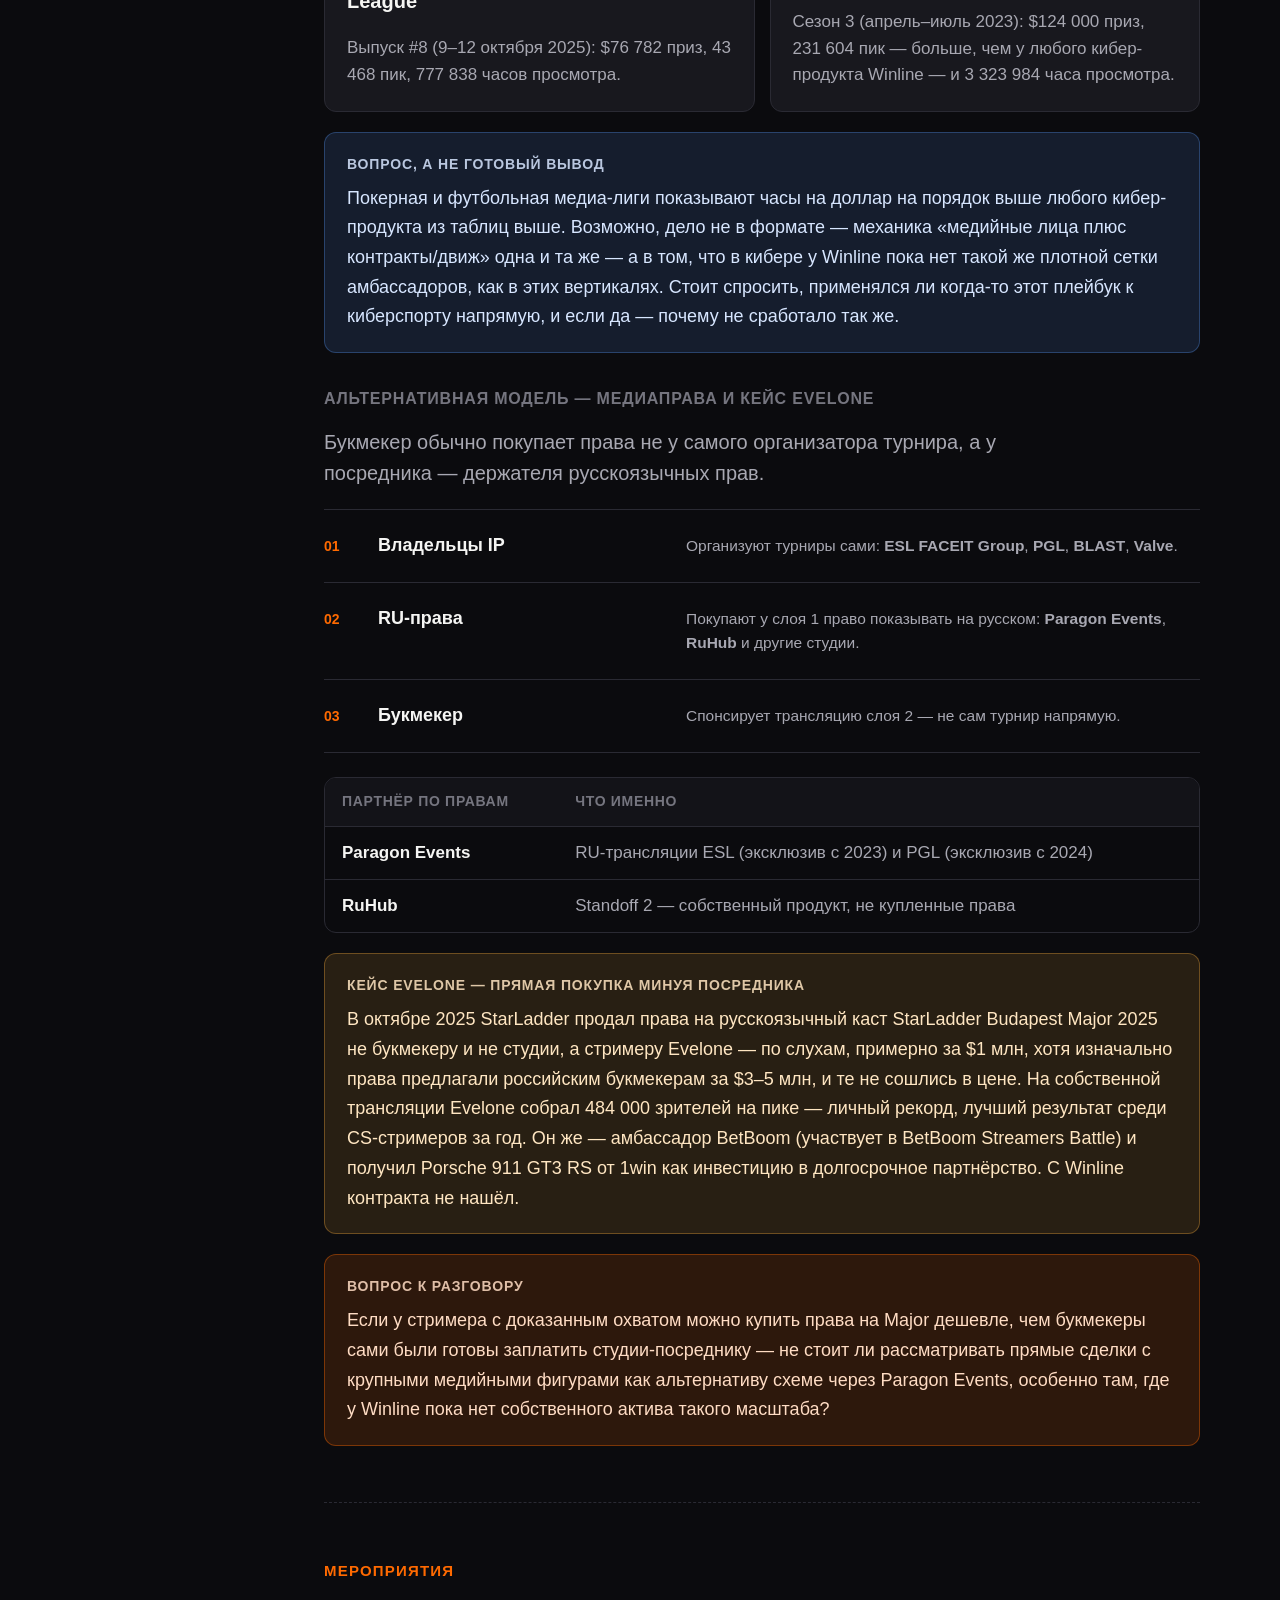
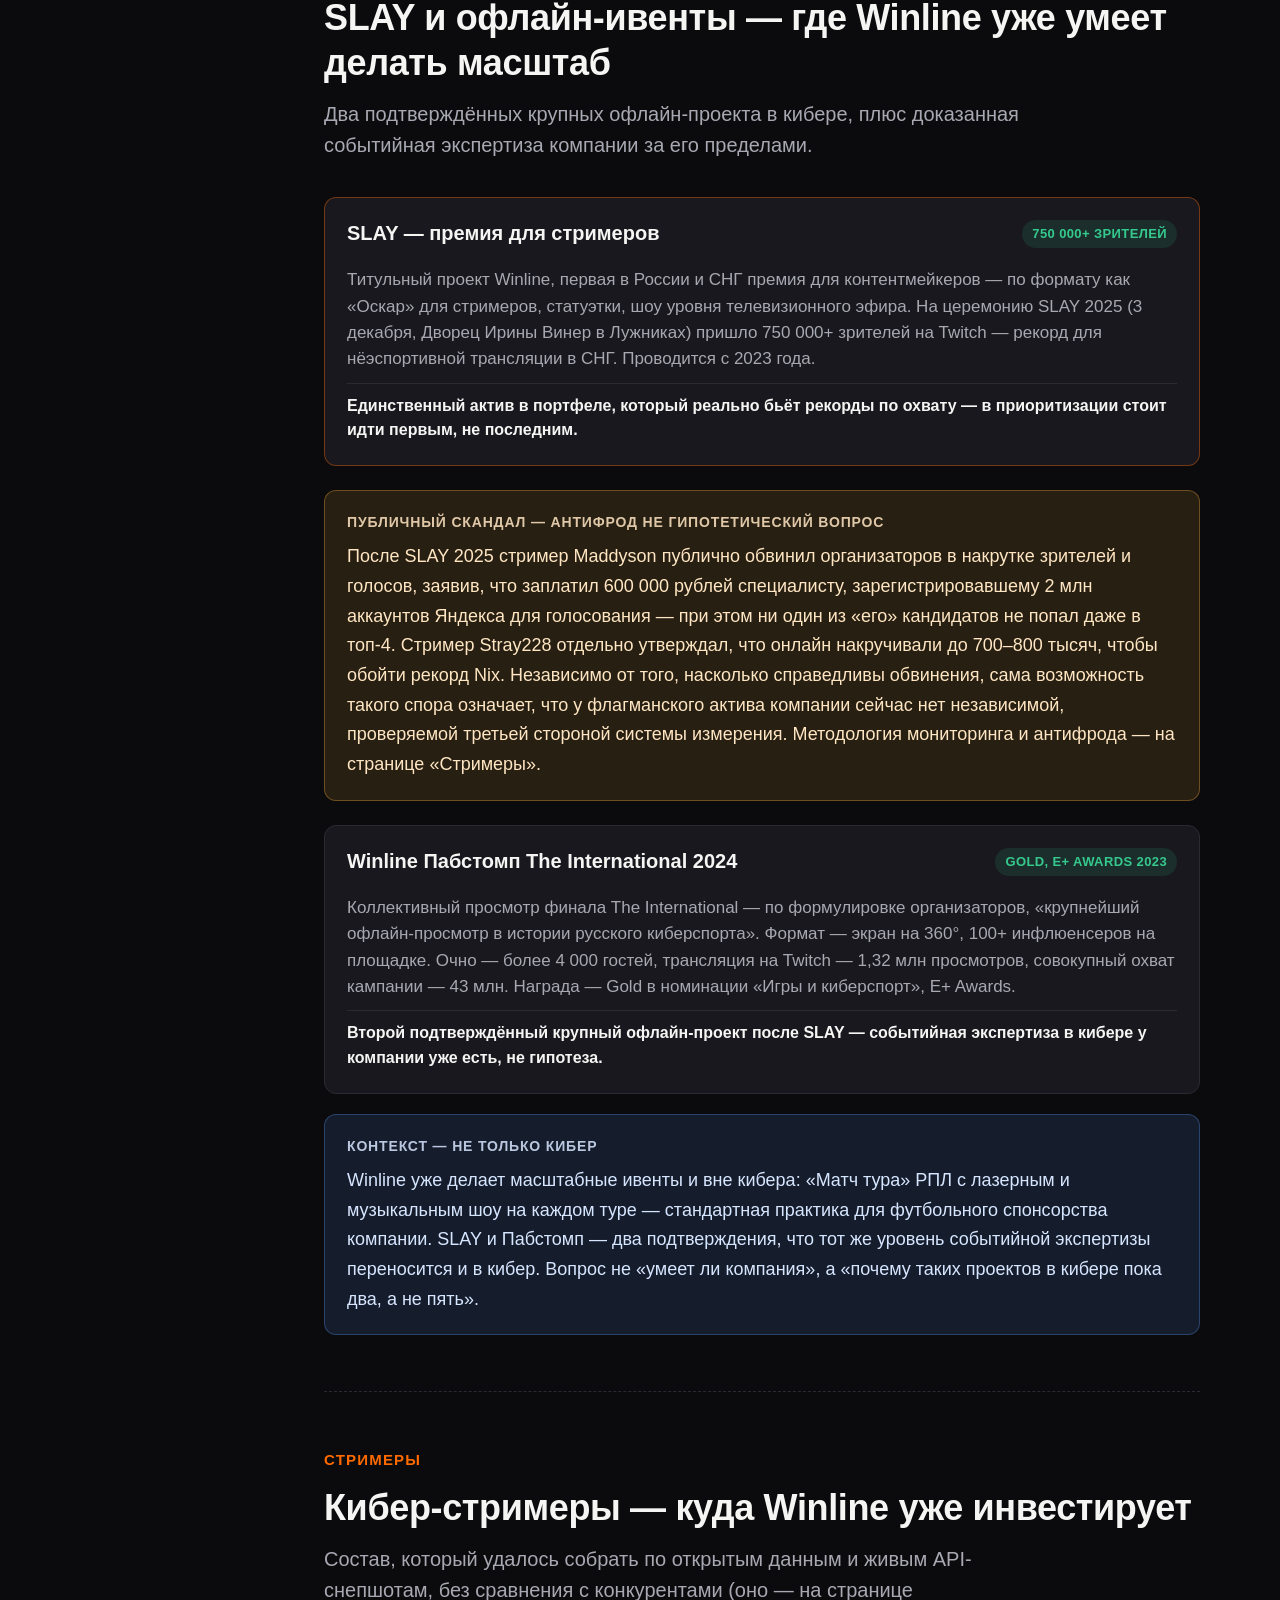
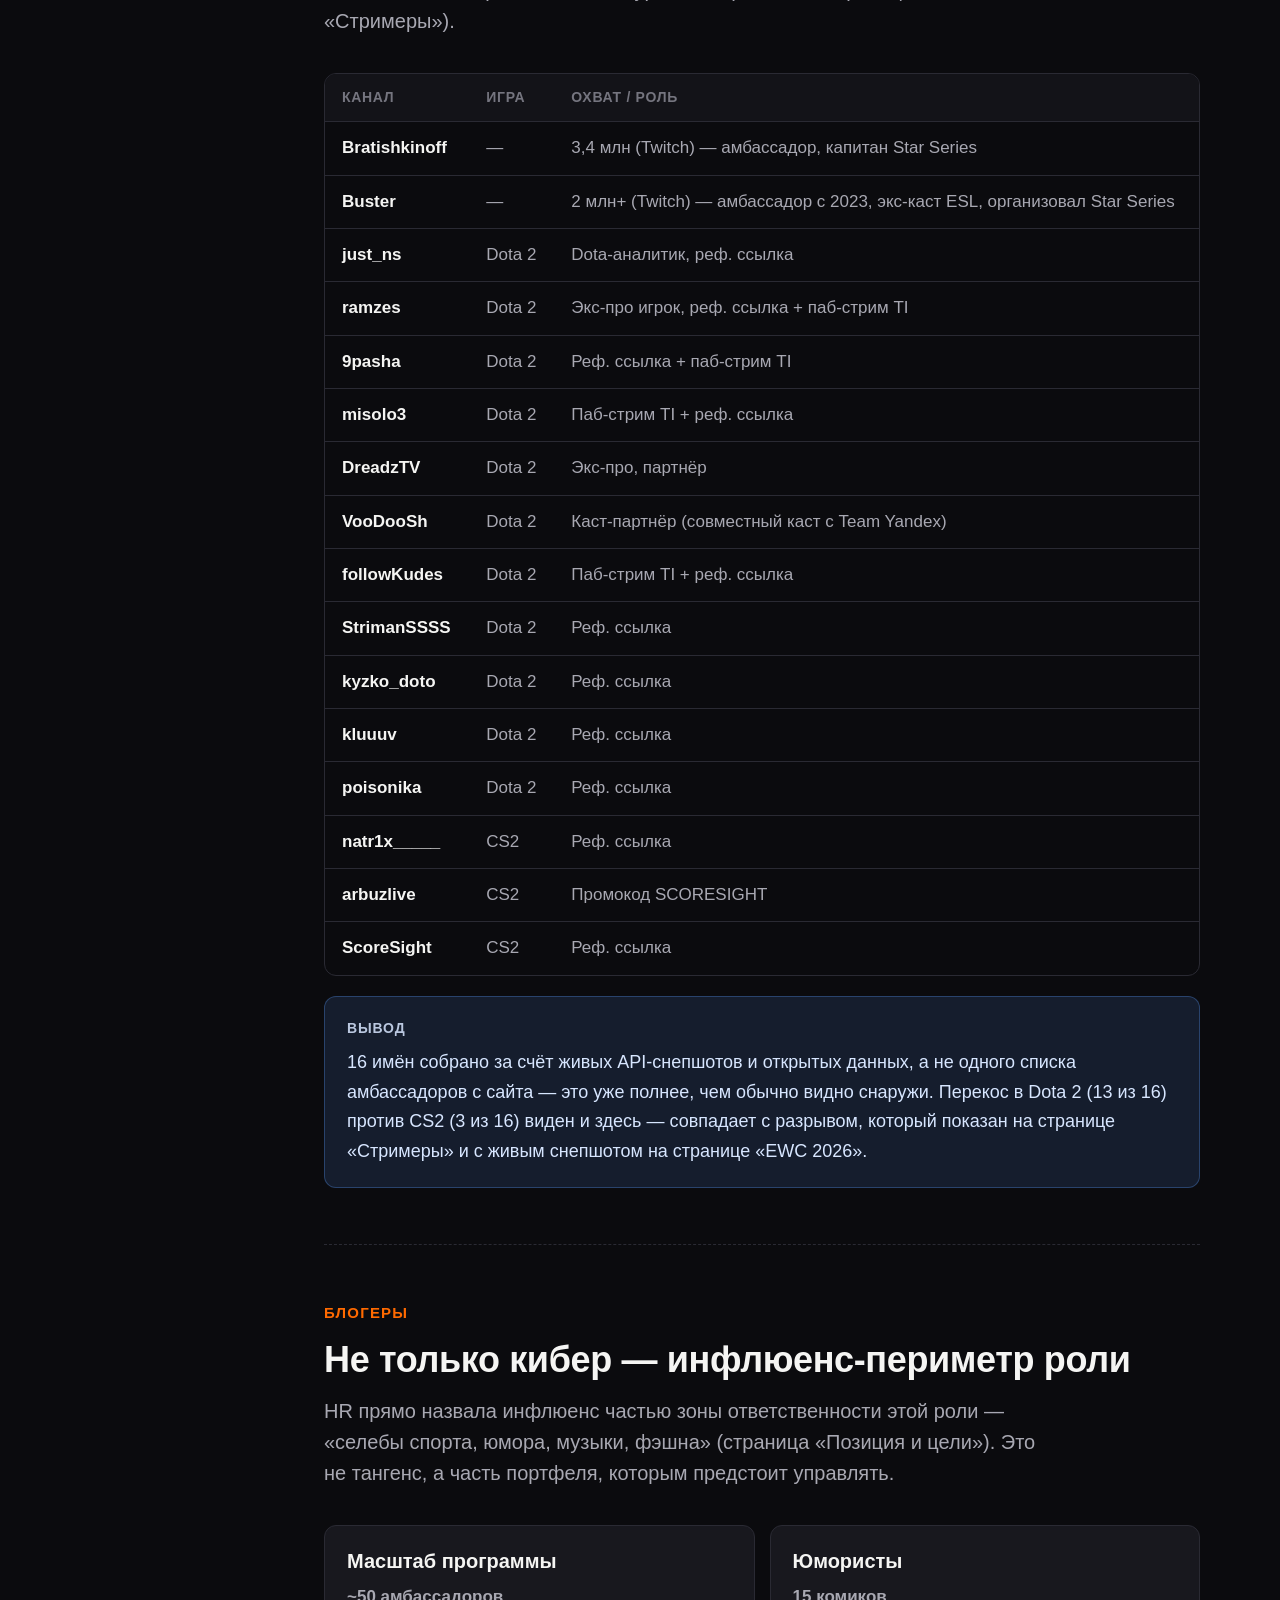
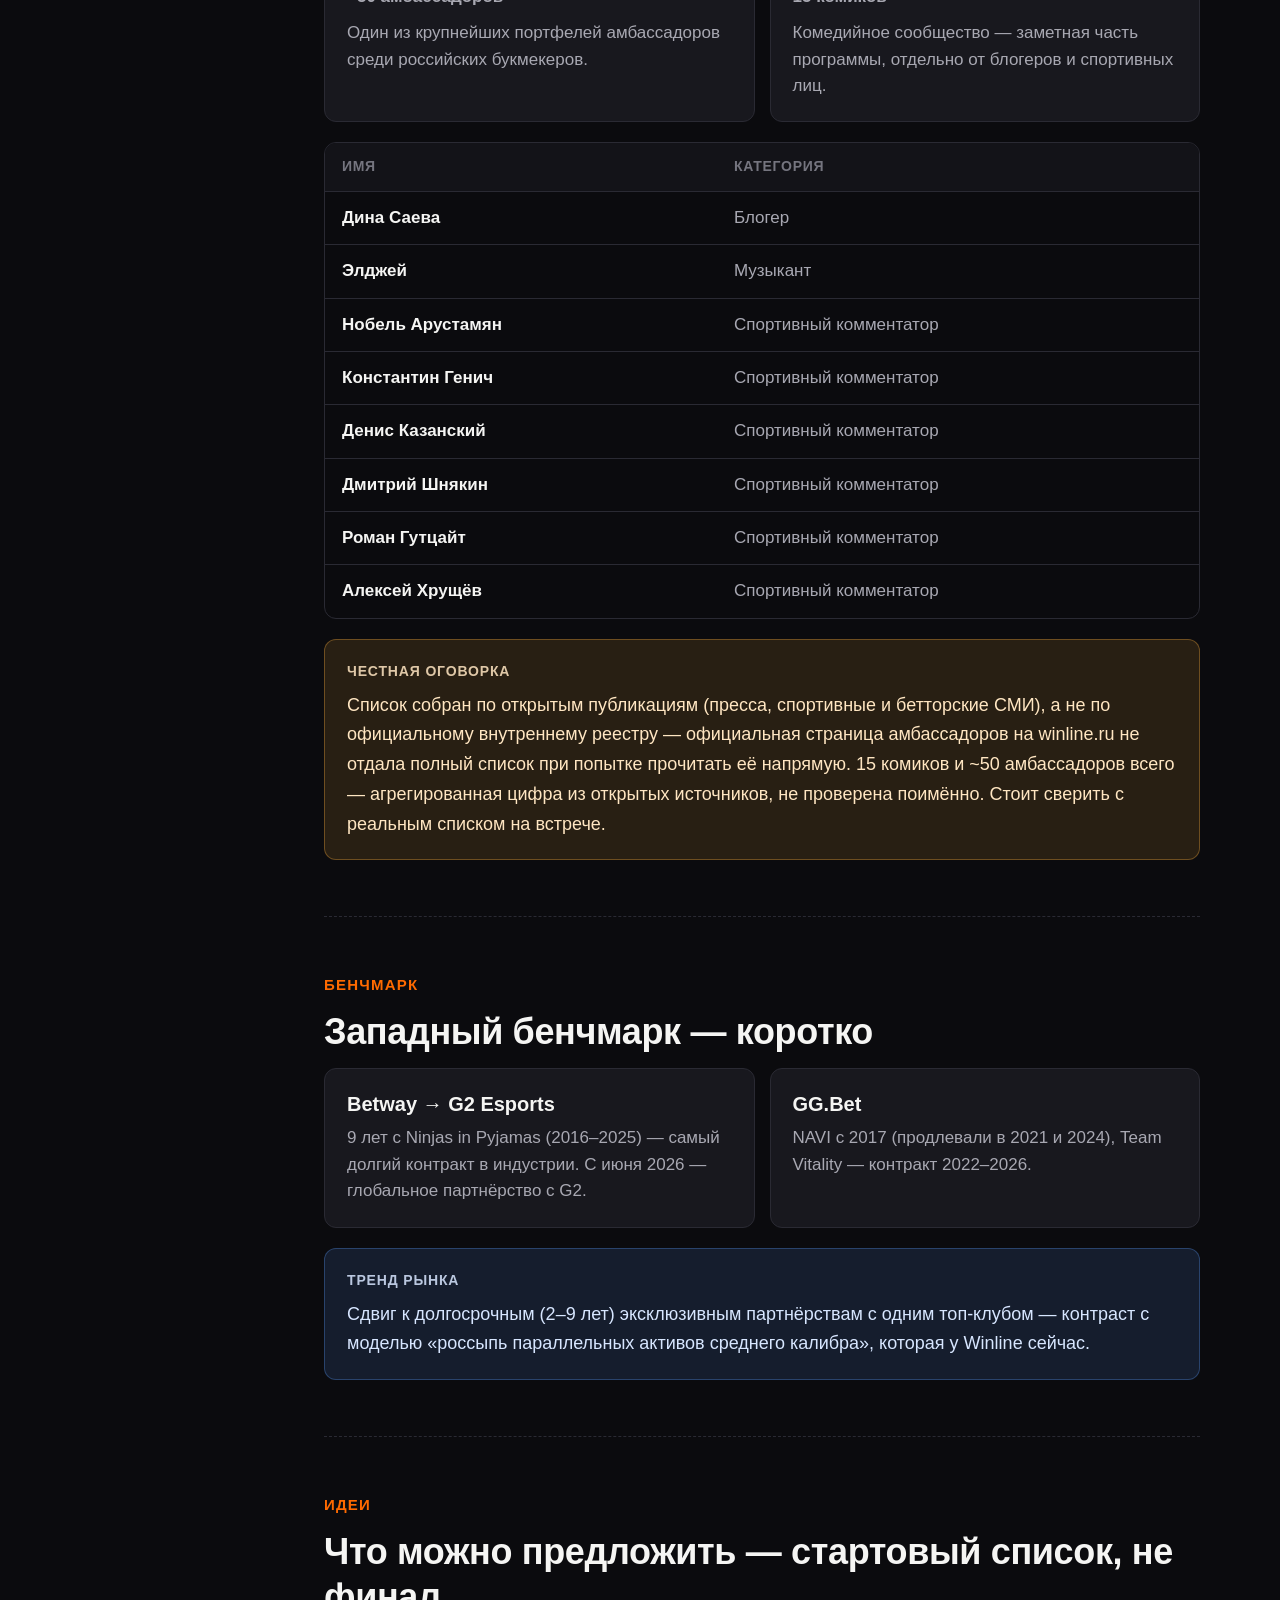
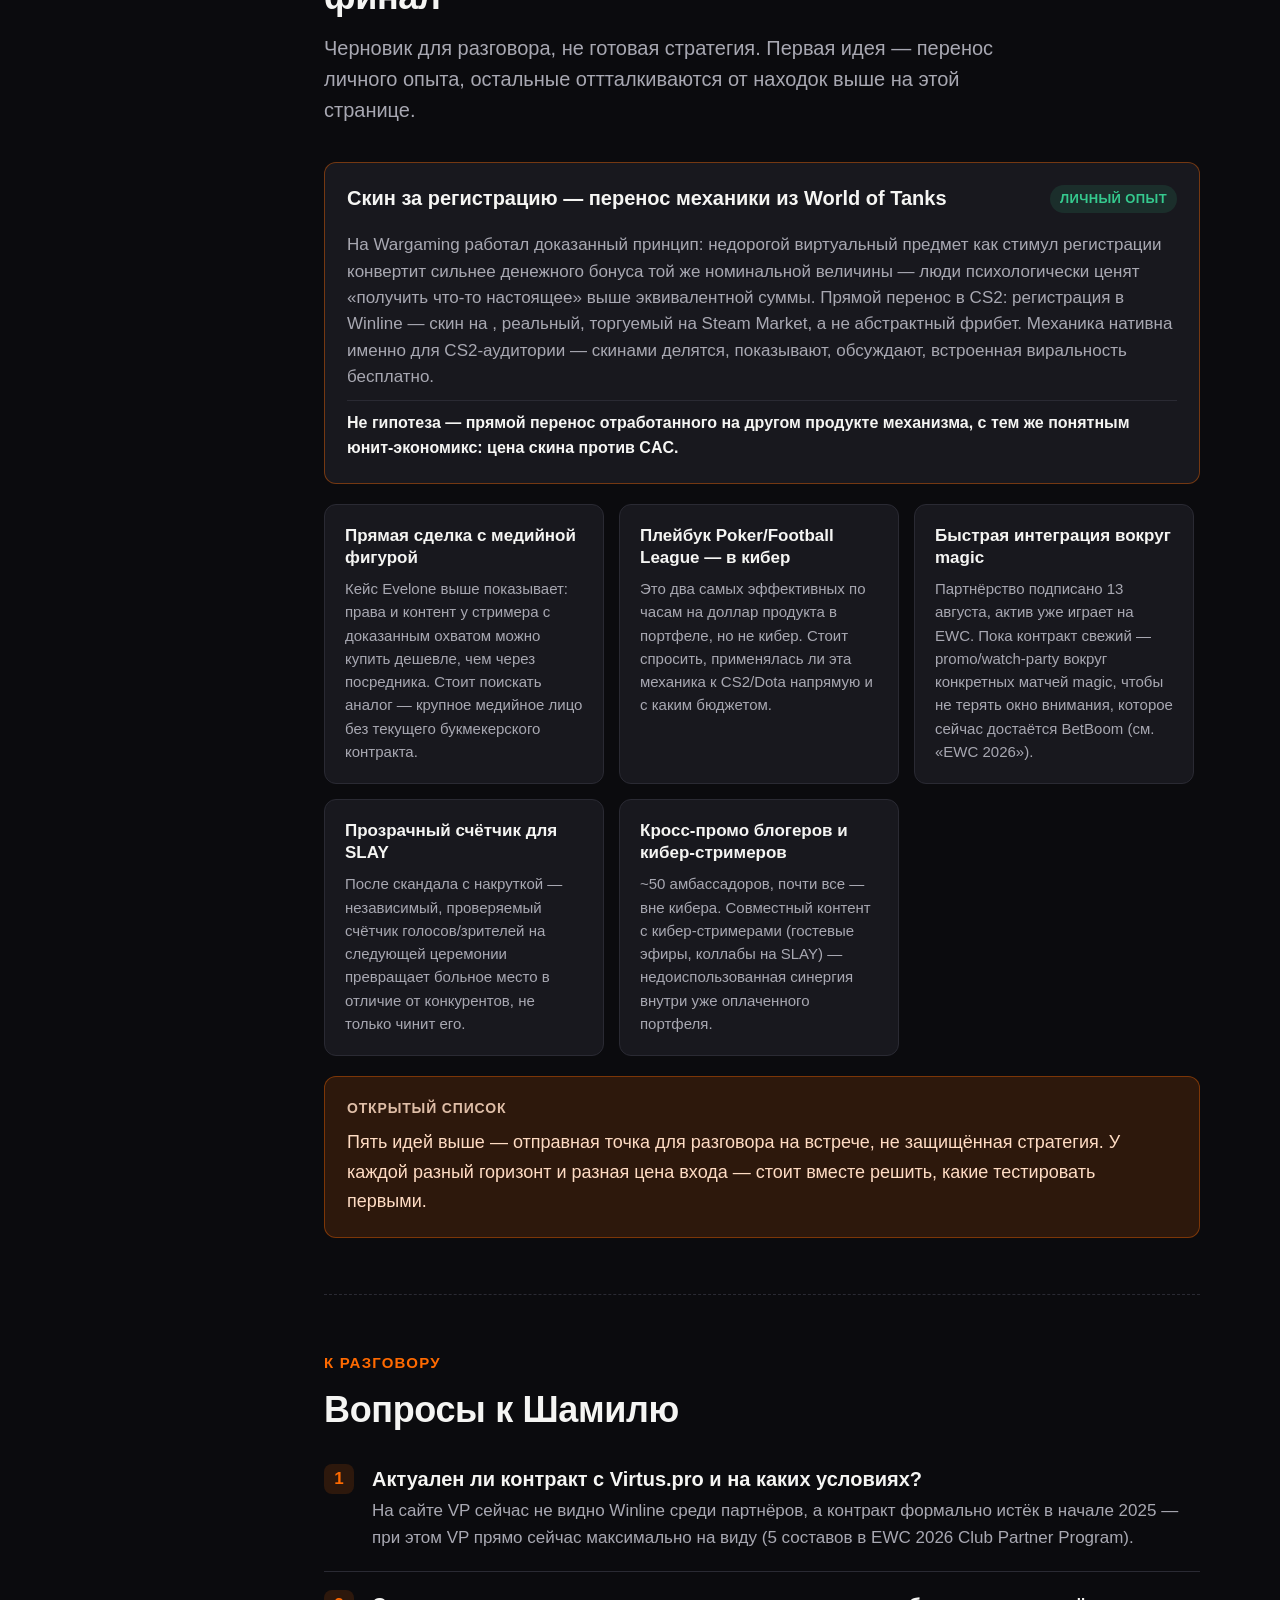
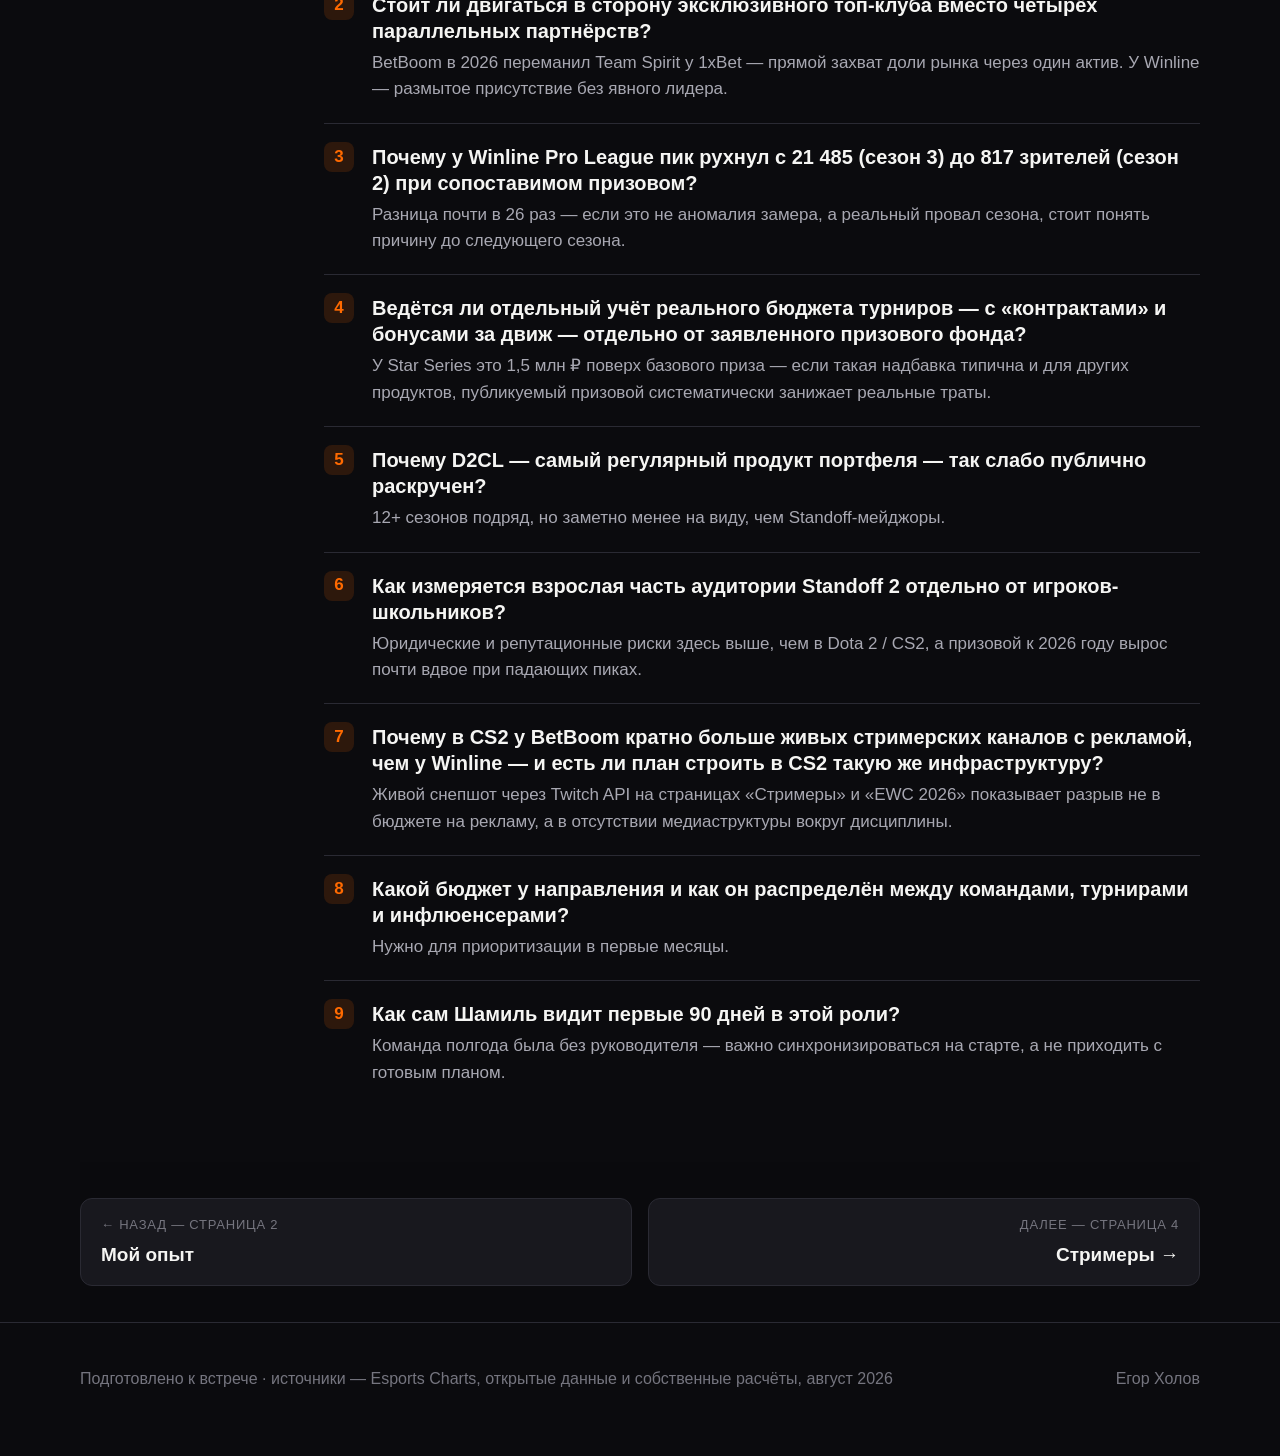
<file: legacy/media.html>
<!DOCTYPE html>
<html lang="ru">
<head>
<meta charset="UTF-8">
<meta name="viewport" content="width=device-width, initial-scale=1.0">
<title>Winline Esports — медиаактив</title>
<link rel="stylesheet" href="../assets/styles.css">
</head>
<body>

<nav>
  <div class="wrap">
    <div class="brand"><span>Winline</span> | Егор Холов</div>
    <div class="navlinks">
      <a href="index.html"><span class="pn">1</span>Позиция и цели</a>
      <a href="experience.html"><span class="pn">2</span>Мой опыт</a>
      <a href="media.html" class="active"><span class="pn">3</span>Медиаактив</a>
      <a href="streamers.html"><span class="pn">4</span>Стримеры</a>
      <a href="ti15.html"><span class="pn">5</span>TI15<span class="live-dot"></span></a>
      <a href="ewc.html"><span class="pn">6</span>EWC 2026<span class="live-dot"></span></a>
    </div>
  </div>
</nav>

<header class="hero">
  <div class="wrap">
    <div class="kicker">Полный аудит — по темам, не по алфавиту находок</div>
    <h1>Медиаактив Winline: что есть, что с этим делать</h1>
    <p class="sub">Пять тем в меню слева — спонсорство, турниры (со своей методологией и честными оговорками про источники), мероприятия, стримеры, блогеры. Плюс закрытие: западный бенчмарк и вопросы к Шамилю.</p>
  </div>
</header>

<div class="topic-layout">
  <aside class="topic-sidebar" id="topic-sidebar">
    <a href="#sponsorship">Спонсорство</a>
    <a href="#tournaments">Турниры</a>
    <a href="#events">Мероприятия</a>
    <a href="#streamers-people">Стримеры</a>
    <a href="#bloggers">Блогеры</a>
    <a href="#benchmark">Бенчмарк</a>
    <a href="#ideas">Идеи</a>
    <a href="#questions">Вопросы</a>
  </aside>

  <div class="topic-content">

    <!-- ================= SPONSORSHIP ================= -->
    <section class="topic-section" id="sponsorship">
      <div class="eyebrow">Спонсорство команд</div>
      <h2>Киберспортивные команды</h2>
      <p class="lede">Четыре спонсорства независимых команд. Ни одно не эксклюзивно, ни одно не является собственным клубом.</p>
      <div class="card" style="border-color:rgba(240,166,58,0.45);margin-bottom:15px">
        <div class="top"><h3>Virtus.pro</h3><span class="badge warn">Статус под вопросом</span></div>
        <p>Контракт на 3 года с января 2022 формально истёк в начале 2025. Продления не нашли, на сайте VP сейчас нет Winline среди партнёров. При этом VP прямо сейчас — один из 40 клубов Club Partner Program EWC 2026, выставили 5 составов, а в CS2 не прошли квалификацию на основной турнир EWC (см. страницу «EWC 2026»).</p>
        <div class="verdict">VP максимально на виду именно сейчас — если Winline там уже нет, это тихая потеря самого статусного актива в разгар сезона.</div>
      </div>
      <div class="tile-row">
        <div class="card tile-sm">
          <div class="top"><h3>Tundra Esports</h3><span class="badge neutral">Партнёр</span></div>
          <p>Топ-состав мирового уровня. На TI15 не квалифицировались.</p>
          <div class="verdict">Не играет на главном турнире года.</div>
        </div>
        <div class="card tile-sm">
          <div class="top"><h3>Gaimin Gladiators</h3><span class="badge neutral">С 2023</span></div>
          <p>Логотип на джерси и в никах игроков.</p>
          <div class="verdict">Не в топ-4 сезона.</div>
        </div>
        <div class="card tile-sm">
          <div class="top"><h3>magic</h3><span class="badge good">Новый, 2026</span></div>
          <p>Спонсорство по CS2 объявлено 13 августа 2026 — за два дня до этой встречи. Уже играет на групповом этапе EWC 2026.</p>
          <div class="verdict">Единственный актив с восходящей траекторией — и единственный в CS2.</div>
        </div>
      </div>
      <div class="subhead">Vs рынок — у кого есть собственный топ-ростер</div>
      <div class="tablewrap">
        <table>
          <thead><tr><th>Букмекер</th><th>Актив</th><th>Модель</th></tr></thead>
          <tbody>
            <tr><td class="strong">Winline</td><td>Свой клуб: нет. Спонсорство: VP (под вопросом), Tundra, Gaimin, magic</td><td>4 параллельных спонсорства независимых команд, ни одно не эксклюзивно</td></tr>
            <tr><td class="strong">BetBoom</td><td>Свой клуб: BetBoom Team. Спонсорство: Team Spirit</td><td>Собственный клуб + отдельно купленное спонсорство независимой тир-1 команды (экс-1xBet)</td></tr>
            <tr><td class="strong">PARI</td><td>Свой клуб: PARIVISION</td><td>Собственный клуб — чемпион EWC 2026, финалист TI15</td></tr>
            <tr><td class="strong">Лига Ставок</td><td>Свой клуб: L1ga Team</td><td>Легальный RU-букмекер, отдельная от «большой четвёрки» команда с собственным клубом</td></tr>
            <tr><td class="strong">1xBet</td><td>Спонсор: Aurora Gaming</td><td>Независимая команда, финалист EWC 2025</td></tr>
            <tr><td class="strong">Fonbet</td><td>Спонсор: MOUZ</td><td>Держится под брендом FONTEAM вместо прямого лого — регуляторный обход, не отсутствие сделки</td></tr>
          </tbody>
        </table>
      </div>
      <div class="callout insight">
        <span class="tag">Вывод</span>
        BetBoom не просто держит свой клуб — он в 2026 <b>отдельно купил спонсорство независимой тир-1 команды (Team Spirit), переманив её у прямого конкурента 1xBet</b>. Это два разных актива, а не один: свой бренд плюс чужой бренд напрокат. У Winline нет ни одного своего клуба — только четыре спонсорства независимых команд, ни одно не эксклюзивно.
      </div>
    </section>

    <!-- ================= TOURNAMENTS ================= -->
    <section class="topic-section" id="tournaments">
      <div class="eyebrow">Турниры</div>
      <h2>Турнирные продукты — честная методология, не витрина призовых</h2>
      <p class="lede">Три вещи заранее. Первое — источник цифр ниже: <a href="https://escharts.com/organizers/winline" target="_blank" rel="noopener">Esports Charts, публичный профиль организатора Winline</a>, плюс отдельные новостные источники там, где Esports Charts не индексирует турнир. Второе — призовой фонд часто не единственные деньги в турнире: у Winline Star Series поверх базового приза идёт ещё 1,5 млн ₽ на «контракты», у BetBoom Streamers Battle — отдельные денежные призы за «завозы» по ходу турнира. Публикуется обычно только базовый приз. Третье — ниже сознательно НЕ один рейтинг «часы на доллар» для всех турниров сразу: медиа-турнир со стримерами и профессиональная лига — разные продукты, сравнивать их между собой напрямую некорректно.</p>

      <div class="subhead">Медиа-турниры — приз плюс контракты, аудитория смотрит на людей, не на счёт</div>
      <p style="font-size:13.5px;color:var(--text-faint);margin-bottom:16px">Составы — смесь стримеров, блогеров и профессиональных игроков, а не чистый спорт. Прямое сравнение имеет смысл только внутри этой же категории — с другими медиа-турнирами, не с офлайн Tier-1 LAN.</p>
      <div class="list-rows">
        <div class="list-row">
          <div class="list-num">01</div>
          <h3>Winline Star Series (CS2)</h3>
          <p>10 команд из 50 стримеров, блогеров и медийных лиц. Капитаны — Recrent, Bratishkinoff, Shoke и другие; среди участников — Evelone, Perfecto, degster. Сезон 2 (25 февраля — 8 марта 2026): 3,5 млн ₽ базовый приз + 1,5 млн ₽ отдельно на внутриигровые «контракты», которые стримеры выполняли по ходу турнира — итого 5 млн ₽ реального бюджета, не 3,5 млн, как указано в анонсах.</p>
        </div>
        <div class="list-row">
          <div class="list-num">02</div>
          <h3>Winline Pro League (CS2)</h3>
          <p>Отдельный от Star Series продукт, несмотря на схожее позиционирование — два параллельных бренда турниров в одной дисциплине. Сезон 3 (сен 2025): $55 209 приз, 21 485 пик, 150 735 часов просмотра. Сезон 2 (окт–ноя 2024): $36 500 приз при почти том же бюджете — но пик рухнул до 817 зрителей, часы просмотра — 13 511. Разница между сезонами — почти в 26 раз по пику при сопоставимом призовом.</p>
        </div>
        <div class="list-row">
          <div class="list-num">03</div>
          <h3>BetBoom Streamers Battle — прямой конкурент по формату</h3>
          <p>Тот же тип продукта, что и Star Series: 8 команд из стримеров, про-игроков и медиаперсон, формат Captain's Draft, есть версии и по Dota 2, и по CS2. Приз 4 млн ₽ (2 млн — победителю) плюс отдельные денежные призы за «завозы» — яркие игровые моменты — по ходу турнира. Постоянный участник — Evelone, он же амбассадор BetBoom.</p>
        </div>
      </div>
      <div class="callout insight">
        <span class="tag">Корректное сравнение, не то, что раньше</span>
        Star Series стоит сравнивать с BetBoom Streamers Battle — тем же типом продукта с той же механикой «приз плюс бонусы за движ», а не с офлайн Tier-1 LAN вроде BetBoom Dacha. У обоих на кону не спортивный результат сам по себе, а зрительский движ, и у обоих реальный бюджет выше заявленного базового приза.
      </div>

      <div class="subhead">Профессиональный слой — D2CL</div>
      <div class="tablewrap">
        <table>
          <thead><tr><th>Продукт</th><th>Организатор</th><th>Формат</th><th>Призовой</th></tr></thead>
          <tbody>
            <tr><td class="strong">D2CL</td><td>Epic Esports Events</td><td>Команды по приглашению (WE/EE/ME/NA) + 2 слота открытой квалификации, Round Robin → двойное выбывание, трансляция RuHub</td><td>$50 000, 12+ сезонов подряд</td></tr>
            <tr><td class="strong">BetBoom Dacha (ориентир)</td><td>FISSURE</td><td>Офлайн Tier-1 LAN, Белград, 12 команд (7 инвайт + 5 квалификация)</td><td>от $1 000 000</td></tr>
          </tbody>
        </table>
      </div>
      <div class="callout flag">
        <span class="tag">Честно про масштаб</span>
        D2CL — реальная профессиональная лига с приглашёнными командами, не медиа-формат. Но по деньгам и по престижу это не ровня Tier-1 LAN вроде BetBoom Dacha — сравнение приведено не как «Winline хуже», а как ориентир, куда расти, если цель — престиж бренда в профессиональной сцене, а не только охват.
      </div>

      <div class="subhead">Standoff 2 Major — вопрос аудитории 18+ остаётся открытым</div>
      <div class="grid" style="grid-template-columns:1fr 1fr">
        <div class="card">
          <h3>Ядро аудитории игры</h3>
          <p class="statpair">7–15 лет</p>
          <p>По разным источникам, самая массовая группа — около 12–13 лет.</p>
        </div>
        <div class="card">
          <h3>Требование к аудитории беттинга</h3>
          <p class="statpair" style="color:var(--accent)">18+</p>
          <p>Winline как букмекер по закону работает только со взрослой аудиторией.</p>
        </div>
      </div>
      <div class="tablewrap" style="margin-top:20px">
        <table>
          <thead><tr><th>Эдишн</th><th>Призовой</th><th>Пик зрителей</th><th>Часы просмотра</th></tr></thead>
          <tbody>
            <tr><td class="strong">Декабрь 2023</td><td>$30 000</td><td class="num">35 132</td><td class="num">308 588</td></tr>
            <tr><td class="strong">Июль 2024</td><td>$33 300</td><td class="num">9 856</td><td class="num">176 257</td></tr>
            <tr><td class="strong">2026 (финал 2 августа)</td><td>6 000 000 ₽ (≈$65K)</td><td colspan="2">Прошёл 2 недели назад — свежих цифр Esports Charts в открытом доступе пока нет</td></tr>
          </tbody>
        </table>
      </div>
      <div class="callout question">
        <span class="tag">Вопросы к разговору</span>
        Призовой вырос почти вдвое к 2026 году — при том что пики 2023→2024 упали почти в 4 раза. Измеряется ли отдельно взрослая зрительская прослойка? Есть ли возрастная фильтрация в коммуникации вокруг турниров? Не логичнее ли пересчитать актив как имиджевый/охватовый, а не как канал привлечения новых игроков в беттинг?
      </div>

      <div class="subhead">Не только кибер — тот же плейбук в соседних вертикалях</div>
      <p style="font-size:13.5px;color:var(--text-faint);margin-bottom:16px">Формально не киберспорт, но тот же формат «медийные лица плюс понятный конфликт», и это тоже зона ответственности роли — HR-звонок отдельно называл инфлюенс и классический спорт частью периметра. Цифры ниже показывают, что механика у Winline уже отработана — просто пока не в кибере.</p>
      <div class="grid" style="grid-template-columns:1fr 1fr">
        <div class="card">
          <div class="top"><h3>Winline Media Poker League</h3><span class="badge good">10 131 ч / $1K</span></div>
          <p>Выпуск #8 (9–12 октября 2025): $76 782 приз, 43 468 пик, 777 838 часов просмотра.</p>
        </div>
        <div class="card">
          <div class="top"><h3>Media Football League</h3><span class="badge good">26 806 ч / $1K</span></div>
          <p>Сезон 3 (апрель–июль 2023): $124 000 приз, 231 604 пик — больше, чем у любого кибер-продукта Winline — и 3 323 984 часа просмотра.</p>
        </div>
      </div>
      <div class="callout insight">
        <span class="tag">Вопрос, а не готовый вывод</span>
        Покерная и футбольная медиа-лиги показывают часы на доллар на порядок выше любого кибер-продукта из таблиц выше. Возможно, дело не в формате — механика «медийные лица плюс контракты/движ» одна и та же — а в том, что в кибере у Winline пока нет такой же плотной сетки амбассадоров, как в этих вертикалях. Стоит спросить, применялся ли когда-то этот плейбук к киберспорту напрямую, и если да — почему не сработало так же.
      </div>

      <div class="subhead">Альтернативная модель — медиаправа и кейс Evelone</div>
      <p class="lede" style="margin-bottom:20px">Букмекер обычно покупает права не у самого организатора турнира, а у посредника — держателя русскоязычных прав.</p>
      <div class="list-rows">
        <div class="list-row">
          <div class="list-num">01</div>
          <h3>Владельцы IP</h3>
          <p>Организуют турниры сами: <b>ESL FACEIT Group</b>, <b>PGL</b>, <b>BLAST</b>, <b>Valve</b>.</p>
        </div>
        <div class="list-row">
          <div class="list-num">02</div>
          <h3>RU-права</h3>
          <p>Покупают у слоя 1 право показывать на русском: <b>Paragon Events</b>, <b>RuHub</b> и другие студии.</p>
        </div>
        <div class="list-row">
          <div class="list-num">03</div>
          <h3>Букмекер</h3>
          <p>Спонсирует трансляцию слоя 2 — не сам турнир напрямую.</p>
        </div>
      </div>
      <div class="tablewrap" style="margin-top:24px">
        <table>
          <thead><tr><th>Партнёр по правам</th><th>Что именно</th></tr></thead>
          <tbody>
            <tr><td class="strong">Paragon Events</td><td>RU-трансляции ESL (эксклюзив с 2023) и PGL (эксклюзив с 2024)</td></tr>
            <tr><td class="strong">RuHub</td><td>Standoff 2 — собственный продукт, не купленные права</td></tr>
          </tbody>
        </table>
      </div>
      <div class="callout flag">
        <span class="tag">Кейс Evelone — прямая покупка минуя посредника</span>
        В октябре 2025 StarLadder продал права на русскоязычный каст StarLadder Budapest Major 2025 не букмекеру и не студии, а стримеру Evelone — по слухам, примерно за $1 млн, хотя изначально права предлагали российским букмекерам за $3–5 млн, и те не сошлись в цене. На собственной трансляции Evelone собрал 484 000 зрителей на пике — личный рекорд, лучший результат среди CS-стримеров за год. Он же — амбассадор BetBoom (участвует в BetBoom Streamers Battle) и получил Porsche 911 GT3 RS от 1win как инвестицию в долгосрочное партнёрство. С Winline контракта не нашёл.
      </div>
      <div class="callout question">
        <span class="tag">Вопрос к разговору</span>
        Если у стримера с доказанным охватом можно купить права на Major дешевле, чем букмекеры сами были готовы заплатить студии-посреднику — не стоит ли рассматривать прямые сделки с крупными медийными фигурами как альтернативу схеме через Paragon Events, особенно там, где у Winline пока нет собственного актива такого масштаба?
      </div>
    </section>

    <!-- ================= EVENTS ================= -->
    <section class="topic-section" id="events">
      <div class="eyebrow">Мероприятия</div>
      <h2>SLAY и офлайн-ивенты — где Winline уже умеет делать масштаб</h2>
      <p class="lede">Два подтверждённых крупных офлайн-проекта в кибере, плюс доказанная событийная экспертиза компании за его пределами.</p>
      <div class="card" style="border-color:rgba(255,106,0,0.4);margin-bottom:24px">
        <div class="top"><h3>SLAY — премия для стримеров</h3><span class="badge good">750 000+ зрителей</span></div>
        <p>Титульный проект Winline, первая в России и СНГ премия для контентмейкеров — по формату как «Оскар» для стримеров, статуэтки, шоу уровня телевизионного эфира. На церемонию SLAY 2025 (3 декабря, Дворец Ирины Винер в Лужниках) пришло 750 000+ зрителей на Twitch — рекорд для нёэспортивной трансляции в СНГ. Проводится с 2023 года.</p>
        <div class="verdict">Единственный актив в портфеле, который реально бьёт рекорды по охвату — в приоритизации стоит идти первым, не последним.</div>
      </div>
      <div class="callout flag">
        <span class="tag">Публичный скандал — антифрод не гипотетический вопрос</span>
        После SLAY 2025 стример Maddyson публично обвинил организаторов в накрутке зрителей и голосов, заявив, что заплатил 600 000 рублей специалисту, зарегистрировавшему 2 млн аккаунтов Яндекса для голосования — при этом ни один из «его» кандидатов не попал даже в топ-4. Стример Stray228 отдельно утверждал, что онлайн накручивали до 700–800 тысяч, чтобы обойти рекорд Nix. Независимо от того, насколько справедливы обвинения, сама возможность такого спора означает, что у флагманского актива компании сейчас нет независимой, проверяемой третьей стороной системы измерения. Методология мониторинга и антифрода — на странице «Стримеры».
      </div>
      <div class="card" style="margin-top:24px">
        <div class="top"><h3>Winline Пабстомп The International 2024</h3><span class="badge good">Gold, E+ Awards 2023</span></div>
        <p>Коллективный просмотр финала The International — по формулировке организаторов, «крупнейший офлайн-просмотр в истории русского киберспорта». Формат — экран на 360°, 100+ инфлюенсеров на площадке. Очно — более 4 000 гостей, трансляция на Twitch — 1,32 млн просмотров, совокупный охват кампании — 43 млн. Награда — Gold в номинации «Игры и киберспорт», E+ Awards.</p>
        <div class="verdict">Второй подтверждённый крупный офлайн-проект после SLAY — событийная экспертиза в кибере у компании уже есть, не гипотеза.</div>
      </div>
      <div class="callout insight">
        <span class="tag">Контекст — не только кибер</span>
        Winline уже делает масштабные ивенты и вне кибера: «Матч тура» РПЛ с лазерным и музыкальным шоу на каждом туре — стандартная практика для футбольного спонсорства компании. SLAY и Пабстомп — два подтверждения, что тот же уровень событийной экспертизы переносится и в кибер. Вопрос не «умеет ли компания», а «почему таких проектов в кибере пока два, а не пять».
      </div>
    </section>

    <!-- ================= STREAMERS ================= -->
    <section class="topic-section" id="streamers-people">
      <div class="eyebrow">Стримеры</div>
      <h2>Кибер-стримеры — куда Winline уже инвестирует</h2>
      <p class="lede">Состав, который удалось собрать по открытым данным и живым API-снепшотам, без сравнения с конкурентами (оно — на странице «Стримеры»).</p>
      <div class="tablewrap">
        <table>
          <thead><tr><th>Канал</th><th>Игра</th><th>Охват / роль</th></tr></thead>
          <tbody>
            <tr><td class="strong">Bratishkinoff</td><td>—</td><td>3,4 млн (Twitch) — амбассадор, капитан Star Series</td></tr>
            <tr><td class="strong">Buster</td><td>—</td><td>2 млн+ (Twitch) — амбассадор с 2023, экс-каст ESL, организовал Star Series</td></tr>
            <tr><td class="strong">just_ns</td><td>Dota 2</td><td>Dota-аналитик, реф. ссылка</td></tr>
            <tr><td class="strong">ramzes</td><td>Dota 2</td><td>Экс-про игрок, реф. ссылка + паб-стрим TI</td></tr>
            <tr><td class="strong">9pasha</td><td>Dota 2</td><td>Реф. ссылка + паб-стрим TI</td></tr>
            <tr><td class="strong">misolo3</td><td>Dota 2</td><td>Паб-стрим TI + реф. ссылка</td></tr>
            <tr><td class="strong">DreadzTV</td><td>Dota 2</td><td>Экс-про, партнёр</td></tr>
            <tr><td class="strong">VooDooSh</td><td>Dota 2</td><td>Каст-партнёр (совместный каст с Team Yandex)</td></tr>
            <tr><td class="strong">followKudes</td><td>Dota 2</td><td>Паб-стрим TI + реф. ссылка</td></tr>
            <tr><td class="strong">StrimanSSSS</td><td>Dota 2</td><td>Реф. ссылка</td></tr>
            <tr><td class="strong">kyzko_doto</td><td>Dota 2</td><td>Реф. ссылка</td></tr>
            <tr><td class="strong">kluuuv</td><td>Dota 2</td><td>Реф. ссылка</td></tr>
            <tr><td class="strong">poisonika</td><td>Dota 2</td><td>Реф. ссылка</td></tr>
            <tr><td class="strong">natr1x_____</td><td>CS2</td><td>Реф. ссылка</td></tr>
            <tr><td class="strong">arbuzlive</td><td>CS2</td><td>Промокод SCORESIGHT</td></tr>
            <tr><td class="strong">ScoreSight</td><td>CS2</td><td>Реф. ссылка</td></tr>
          </tbody>
        </table>
      </div>
      <div class="callout insight">
        <span class="tag">Вывод</span>
        16 имён собрано за счёт живых API-снепшотов и открытых данных, а не одного списка амбассадоров с сайта — это уже полнее, чем обычно видно снаружи. Перекос в Dota 2 (13 из 16) против CS2 (3 из 16) виден и здесь — совпадает с разрывом, который показан на странице «Стримеры» и с живым снепшотом на странице «EWC 2026».
      </div>
    </section>

    <!-- ================= BLOGGERS ================= -->
    <section class="topic-section" id="bloggers">
      <div class="eyebrow">Блогеры</div>
      <h2>Не только кибер — инфлюенс-периметр роли</h2>
      <p class="lede">HR прямо назвала инфлюенс частью зоны ответственности этой роли — «селебы спорта, юмора, музыки, фэшна» (страница «Позиция и цели»). Это не тангенс, а часть портфеля, которым предстоит управлять.</p>
      <div class="grid" style="grid-template-columns:1fr 1fr">
        <div class="card"><h3>Масштаб программы</h3><p class="statpair">~50 амбассадоров</p><p>Один из крупнейших портфелей амбассадоров среди российских букмекеров.</p></div>
        <div class="card"><h3>Юмористы</h3><p class="statpair">15 комиков</p><p>Комедийное сообщество — заметная часть программы, отдельно от блогеров и спортивных лиц.</p></div>
      </div>
      <div class="tablewrap" style="margin-top:20px">
        <table>
          <thead><tr><th>Имя</th><th>Категория</th></tr></thead>
          <tbody>
            <tr><td class="strong">Дина Саева</td><td>Блогер</td></tr>
            <tr><td class="strong">Элджей</td><td>Музыкант</td></tr>
            <tr><td class="strong">Нобель Арустамян</td><td>Спортивный комментатор</td></tr>
            <tr><td class="strong">Константин Генич</td><td>Спортивный комментатор</td></tr>
            <tr><td class="strong">Денис Казанский</td><td>Спортивный комментатор</td></tr>
            <tr><td class="strong">Дмитрий Шнякин</td><td>Спортивный комментатор</td></tr>
            <tr><td class="strong">Роман Гутцайт</td><td>Спортивный комментатор</td></tr>
            <tr><td class="strong">Алексей Хрущёв</td><td>Спортивный комментатор</td></tr>
          </tbody>
        </table>
      </div>
      <div class="callout flag">
        <span class="tag">Честная оговорка</span>
        Список собран по открытым публикациям (пресса, спортивные и бетторские СМИ), а не по официальному внутреннему реестру — официальная страница амбассадоров на winline.ru не отдала полный список при попытке прочитать её напрямую. 15 комиков и ~50 амбассадоров всего — агрегированная цифра из открытых источников, не проверена поимённо. Стоит сверить с реальным списком на встрече.
      </div>
    </section>

    <!-- ================= BENCHMARK ================= -->
    <section class="topic-section" id="benchmark">
      <div class="eyebrow">Бенчмарк</div>
      <h2>Западный бенчмарк — коротко</h2>
      <div class="tile-row" style="margin-top:0">
        <div class="card" style="flex:1 1 320px">
          <h3>Betway → G2 Esports</h3>
          <p>9 лет с Ninjas in Pyjamas (2016–2025) — самый долгий контракт в индустрии. С июня 2026 — глобальное партнёрство с G2.</p>
        </div>
        <div class="card" style="flex:1 1 320px">
          <h3>GG.Bet</h3>
          <p>NAVI с 2017 (продлевали в 2021 и 2024), Team Vitality — контракт 2022–2026.</p>
        </div>
      </div>
      <div class="callout insight">
        <span class="tag">Тренд рынка</span>
        Сдвиг к долгосрочным (2–9 лет) эксклюзивным партнёрствам с одним топ-клубом — контраст с моделью «россыпь параллельных активов среднего калибра», которая у Winline сейчас.
      </div>
    </section>

    <!-- ================= IDEAS ================= -->
    <section class="topic-section" id="ideas">
      <div class="eyebrow">Идеи</div>
      <h2>Что можно предложить — стартовый список, не финал</h2>
      <p class="lede">Черновик для разговора, не готовая стратегия. Первая идея — перенос личного опыта, остальные оттталкиваются от находок выше на этой странице.</p>

      <div class="card" style="border-color:rgba(255,106,0,0.4);margin-bottom:20px">
        <div class="top"><h3>Скин за регистрацию — перенос механики из World of Tanks</h3><span class="badge good">Личный опыт</span></div>
        <p>На Wargaming работал доказанный принцип: недорогой виртуальный предмет как стимул регистрации конвертит сильнее денежного бонуса той же номинальной величины — люди психологически ценят «получить что-то настоящее» выше эквивалентной суммы. Прямой перенос в CS2: регистрация в Winline — скин на , реальный, торгуемый на Steam Market, а не абстрактный фрибет. Механика нативна именно для CS2-аудитории — скинами делятся, показывают, обсуждают, встроенная виральность бесплатно.</p>
        <div class="verdict">Не гипотеза — прямой перенос отработанного на другом продукте механизма, с тем же понятным юнит-экономикс: цена скина против CAC.</div>
      </div>

      <div class="tile-row">
        <div class="card tile-sm">
          <h3>Прямая сделка с медийной фигурой</h3>
          <p>Кейс Evelone выше показывает: права и контент у стримера с доказанным охватом можно купить дешевле, чем через посредника. Стоит поискать аналог — крупное медийное лицо без текущего букмекерского контракта.</p>
        </div>
        <div class="card tile-sm">
          <h3>Плейбук Poker/Football League — в кибер</h3>
          <p>Это два самых эффективных по часам на доллар продукта в портфеле, но не кибер. Стоит спросить, применялась ли эта механика к CS2/Dota напрямую и с каким бюджетом.</p>
        </div>
        <div class="card tile-sm">
          <h3>Быстрая интеграция вокруг magic</h3>
          <p>Партнёрство подписано 13 августа, актив уже играет на EWC. Пока контракт свежий — promo/watch-party вокруг конкретных матчей magic, чтобы не терять окно внимания, которое сейчас достаётся BetBoom (см. «EWC 2026»).</p>
        </div>
        <div class="card tile-sm">
          <h3>Прозрачный счётчик для SLAY</h3>
          <p>После скандала с накруткой — независимый, проверяемый счётчик голосов/зрителей на следующей церемонии превращает больное место в отличие от конкурентов, не только чинит его.</p>
        </div>
        <div class="card tile-sm">
          <h3>Кросс-промо блогеров и кибер-стримеров</h3>
          <p>~50 амбассадоров, почти все — вне кибера. Совместный контент с кибер-стримерами (гостевые эфиры, коллабы на SLAY) — недоиспользованная синергия внутри уже оплаченного портфеля.</p>
        </div>
      </div>

      <div class="callout question">
        <span class="tag">Открытый список</span>
        Пять идей выше — отправная точка для разговора на встрече, не защищённая стратегия. У каждой разный горизонт и разная цена входа — стоит вместе решить, какие тестировать первыми.
      </div>
    </section>

    <!-- ================= QUESTIONS ================= -->
    <section class="topic-section" id="questions">
      <div class="eyebrow">К разговору</div>
      <h2>Вопросы к Шамилю</h2>
      <ul class="qlist">
        <li>
          <div class="qtext">Актуален ли контракт с Virtus.pro и на каких условиях?</div>
          <div class="qwhy">На сайте VP сейчас не видно Winline среди партнёров, а контракт формально истёк в начале 2025 — при этом VP прямо сейчас максимально на виду (5 составов в EWC 2026 Club Partner Program).</div>
        </li>
        <li>
          <div class="qtext">Стоит ли двигаться в сторону эксклюзивного топ-клуба вместо четырёх параллельных партнёрств?</div>
          <div class="qwhy">BetBoom в 2026 переманил Team Spirit у 1xBet — прямой захват доли рынка через один актив. У Winline — размытое присутствие без явного лидера.</div>
        </li>
        <li>
          <div class="qtext">Почему у Winline Pro League пик рухнул с 21 485 (сезон 3) до 817 зрителей (сезон 2) при сопоставимом призовом?</div>
          <div class="qwhy">Разница почти в 26 раз — если это не аномалия замера, а реальный провал сезона, стоит понять причину до следующего сезона.</div>
        </li>
        <li>
          <div class="qtext">Ведётся ли отдельный учёт реального бюджета турниров — с «контрактами» и бонусами за движ — отдельно от заявленного призового фонда?</div>
          <div class="qwhy">У Star Series это 1,5 млн ₽ поверх базового приза — если такая надбавка типична и для других продуктов, публикуемый призовой систематически занижает реальные траты.</div>
        </li>
        <li>
          <div class="qtext">Почему D2CL — самый регулярный продукт портфеля — так слабо публично раскручен?</div>
          <div class="qwhy">12+ сезонов подряд, но заметно менее на виду, чем Standoff-мейджоры.</div>
        </li>
        <li>
          <div class="qtext">Как измеряется взрослая часть аудитории Standoff 2 отдельно от игроков-школьников?</div>
          <div class="qwhy">Юридические и репутационные риски здесь выше, чем в Dota 2 / CS2, а призовой к 2026 году вырос почти вдвое при падающих пиках.</div>
        </li>
        <li>
          <div class="qtext">Почему в CS2 у BetBoom кратно больше живых стримерских каналов с рекламой, чем у Winline — и есть ли план строить в CS2 такую же инфраструктуру?</div>
          <div class="qwhy">Живой снепшот через Twitch API на страницах «Стримеры» и «EWC 2026» показывает разрыв не в бюджете на рекламу, а в отсутствии медиаструктуры вокруг дисциплины.</div>
        </li>
        <li>
          <div class="qtext">Какой бюджет у направления и как он распределён между командами, турнирами и инфлюенсерами?</div>
          <div class="qwhy">Нужно для приоритизации в первые месяцы.</div>
        </li>
        <li>
          <div class="qtext">Как сам Шамиль видит первые 90 дней в этой роли?</div>
          <div class="qwhy">Команда полгода была без руководителя — важно синхронизироваться на старте, а не приходить с готовым планом.</div>
        </li>
      </ul>
    </section>

  </div>
</div>

<div class="wrap">
<nav class="pagenav" style="border:none;">
  <a href="experience.html">
    <span class="lbl">← Назад — страница 2</span>
    <span class="ttl">Мой опыт</span>
  </a>
  <a class="next" href="streamers.html">
    <span class="lbl">Далее — страница 4</span>
    <span class="ttl">Стримеры →</span>
  </a>
</nav>
</div>

<footer>
  <div class="wrap">
    <div>Подготовлено к встрече · источники — Esports Charts, открытые данные и собственные расчёты, август 2026</div>
    <div>Егор Холов</div>
  </div>
</footer>

<script>
  (function(){
    var links = Array.prototype.slice.call(document.querySelectorAll('#topic-sidebar a'));
    var sections = links.map(function(a){ return document.querySelector(a.getAttribute('href')); });
    function onScroll(){
      var pos = window.scrollY + 120;
      var current = sections[0];
      sections.forEach(function(s){ if (s && s.offsetTop <= pos) current = s; });
      links.forEach(function(a){
        a.classList.toggle('active', current && a.getAttribute('href') === '#' + current.id);
      });
    }
    document.addEventListener('scroll', onScroll, { passive: true });
    onScroll();
  })();
</script>

</body>
</html>
</file>
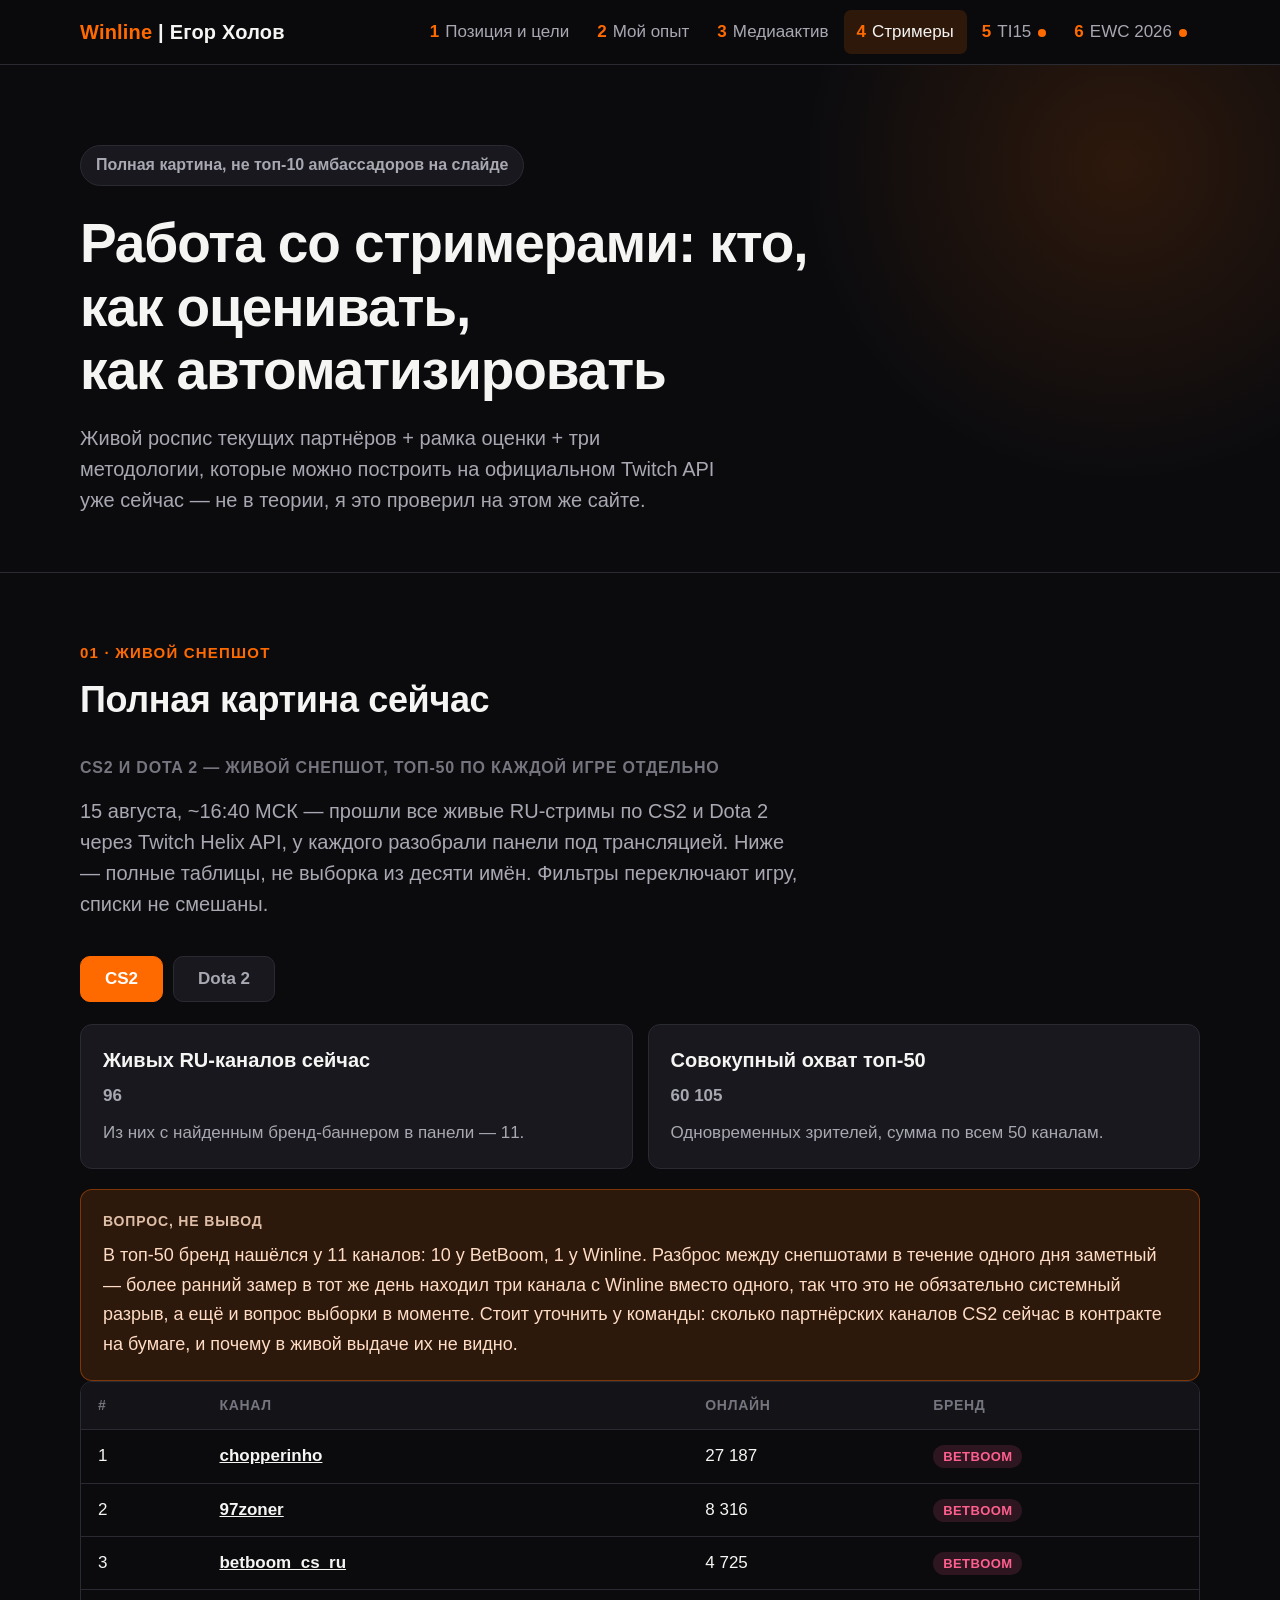
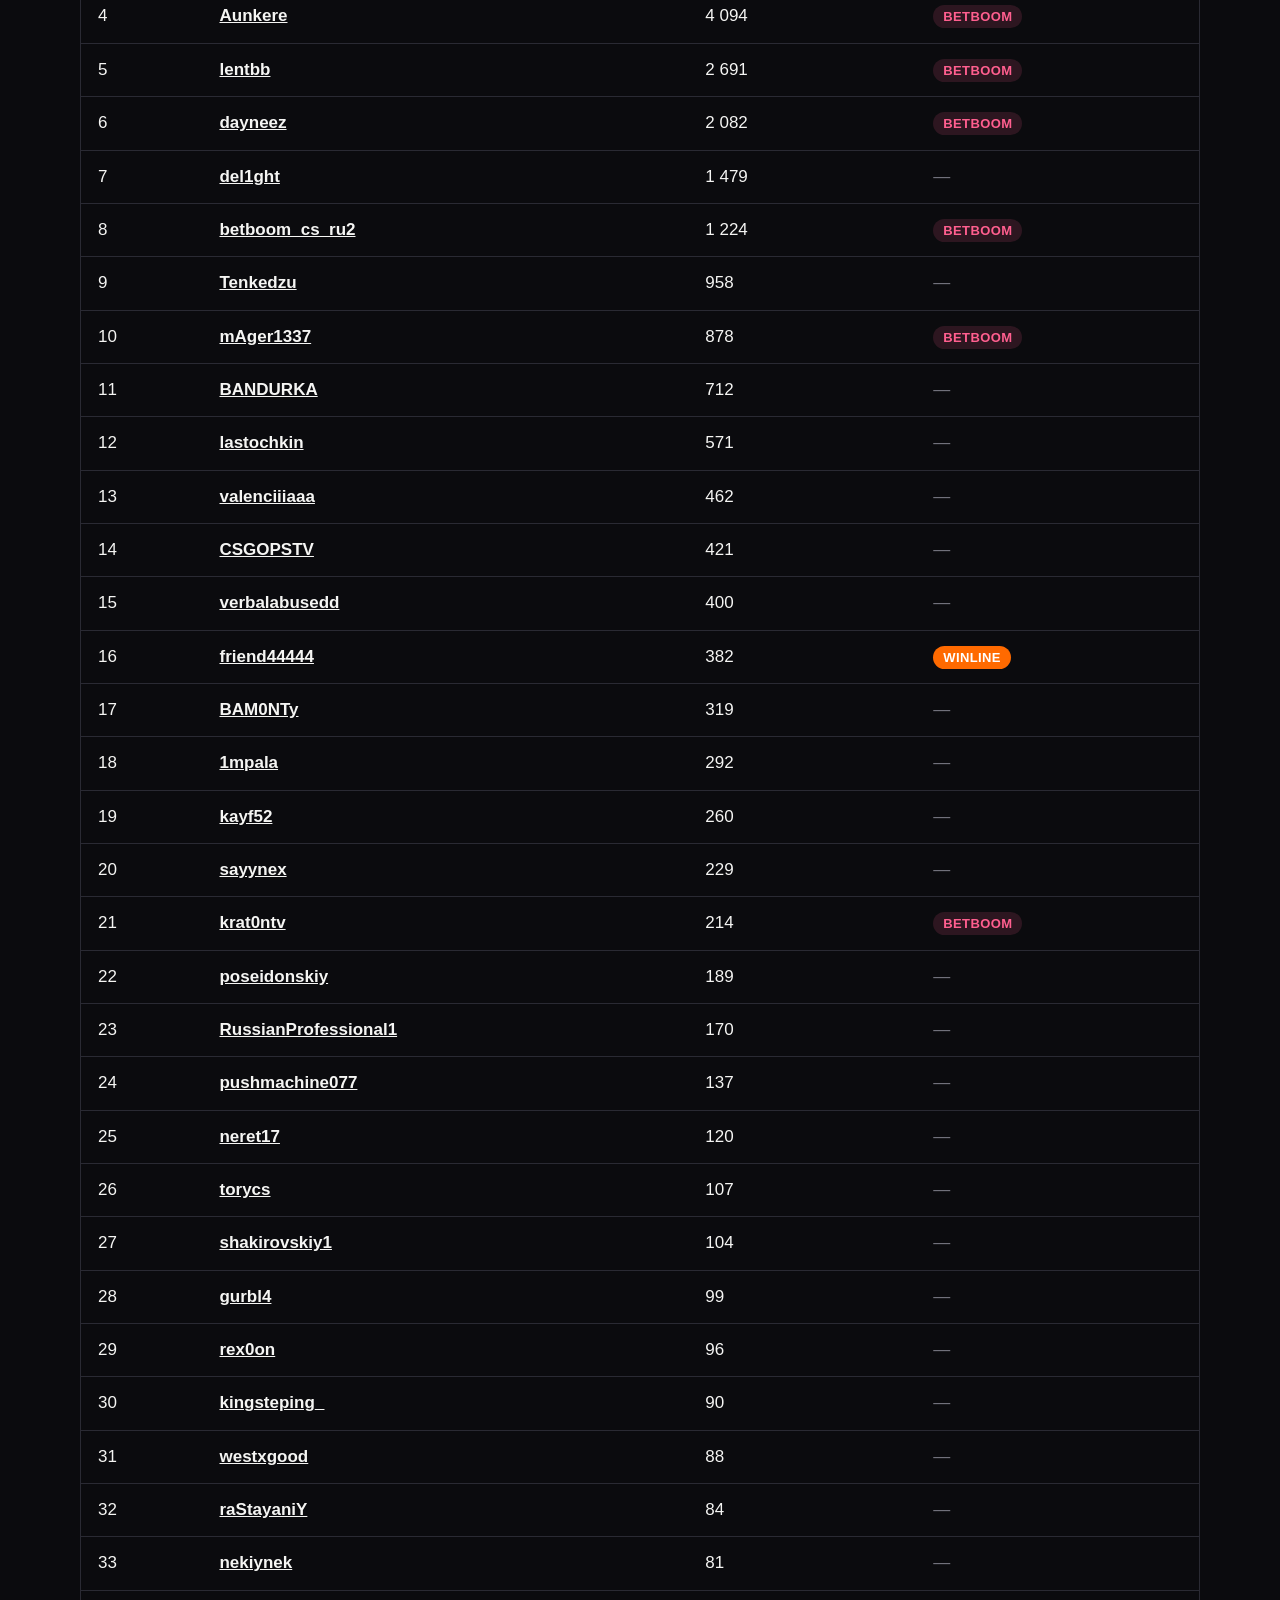
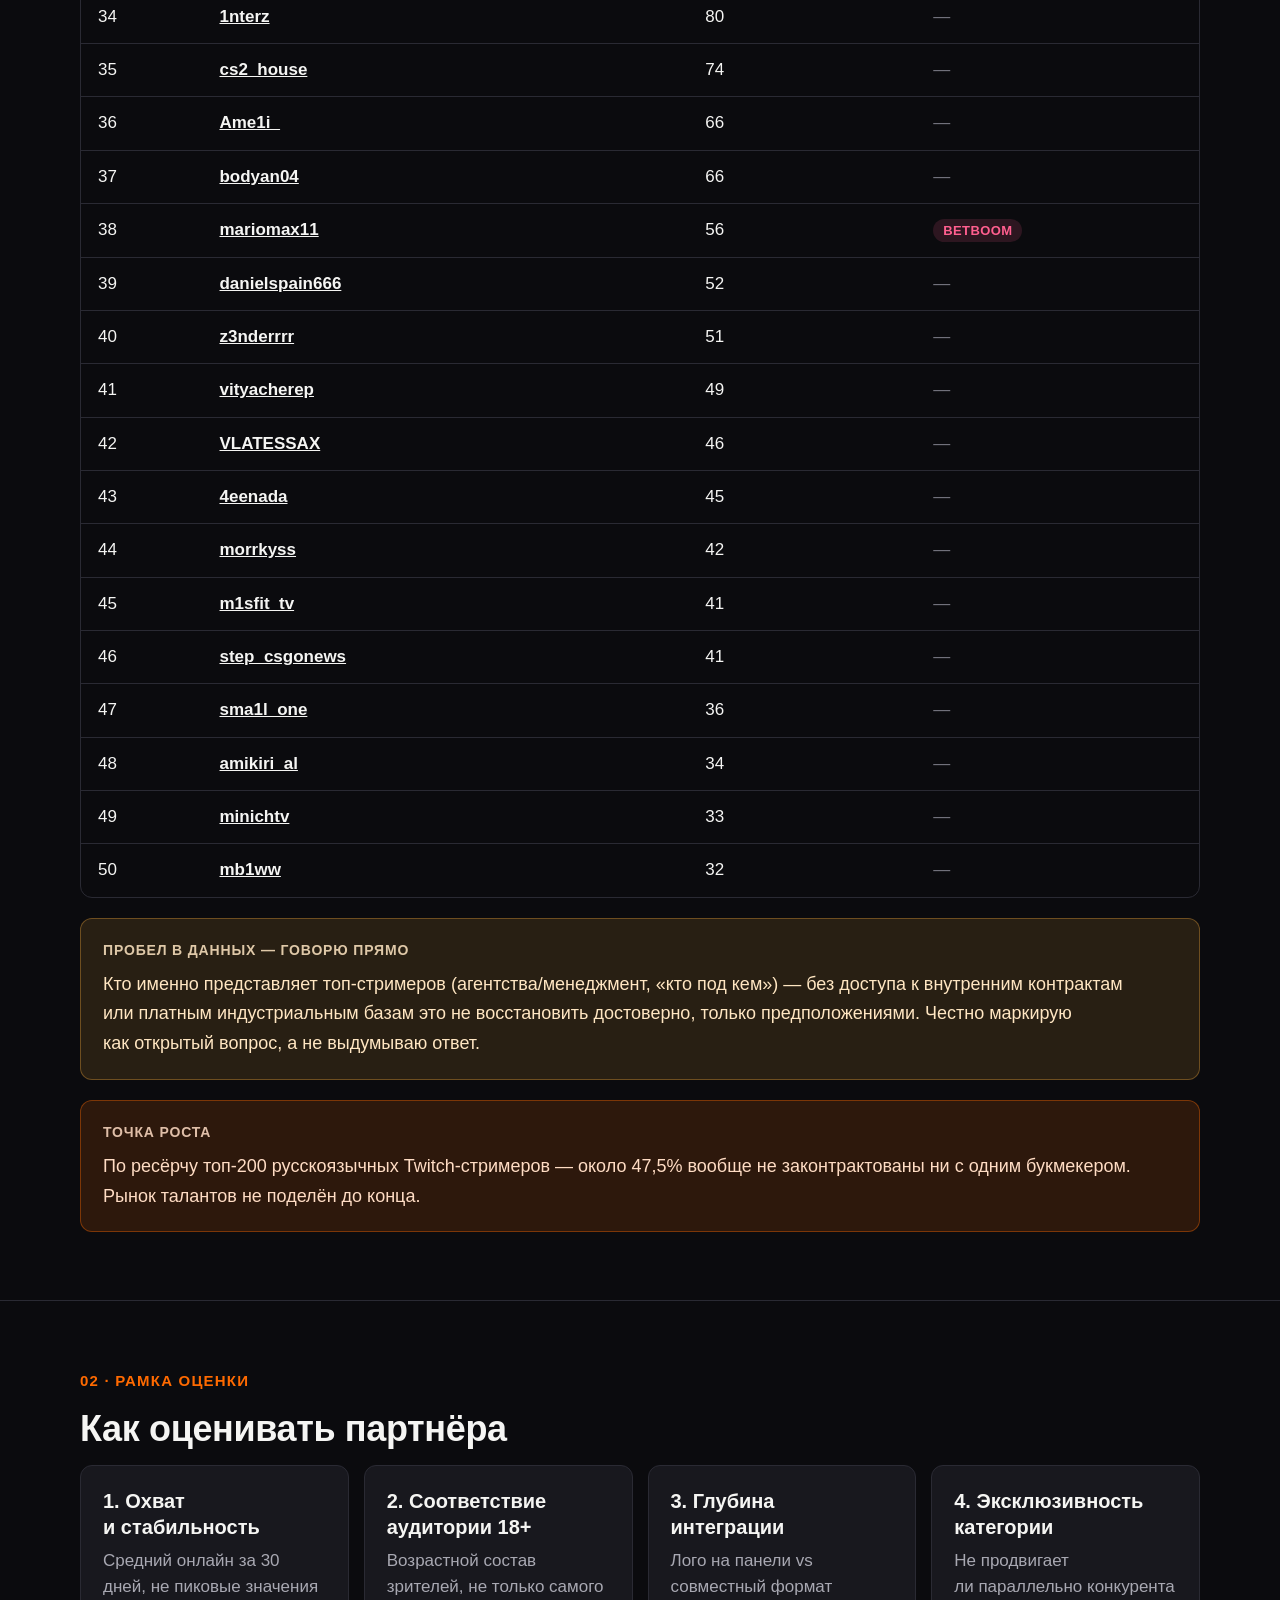
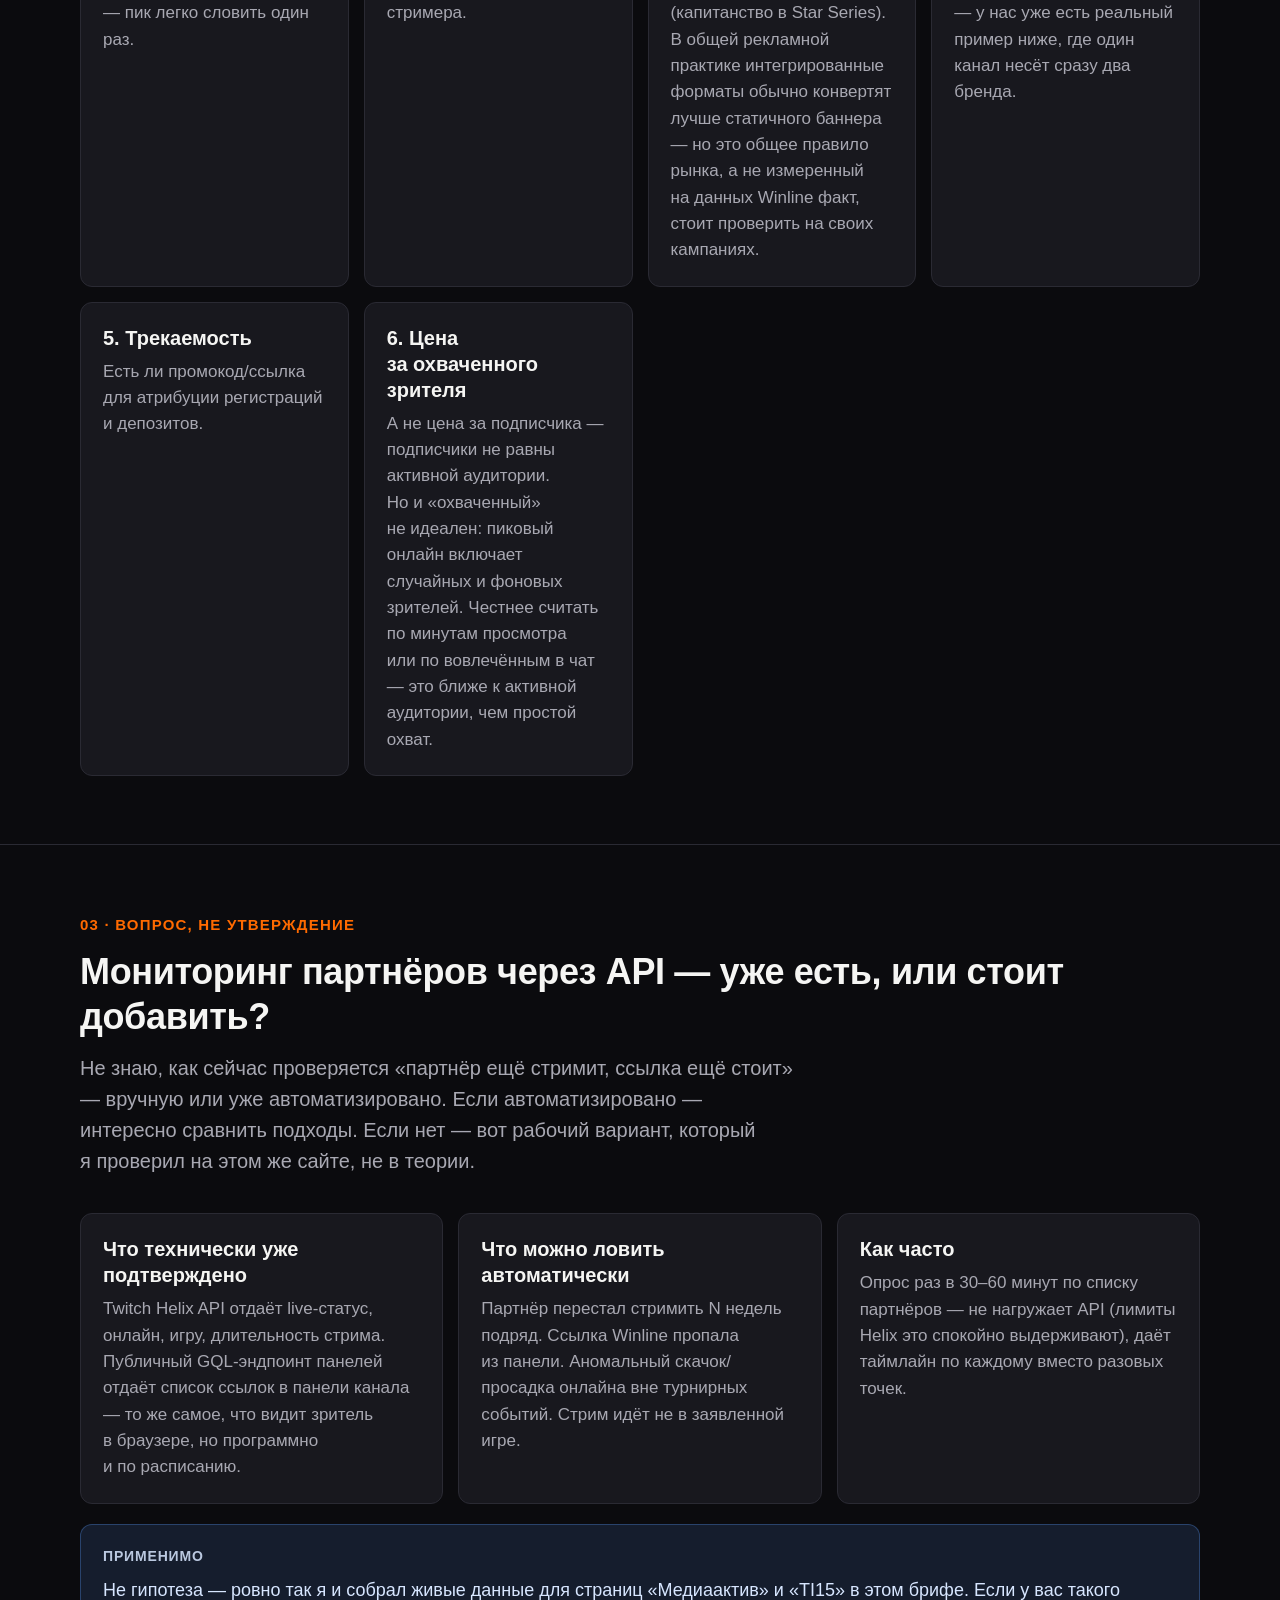
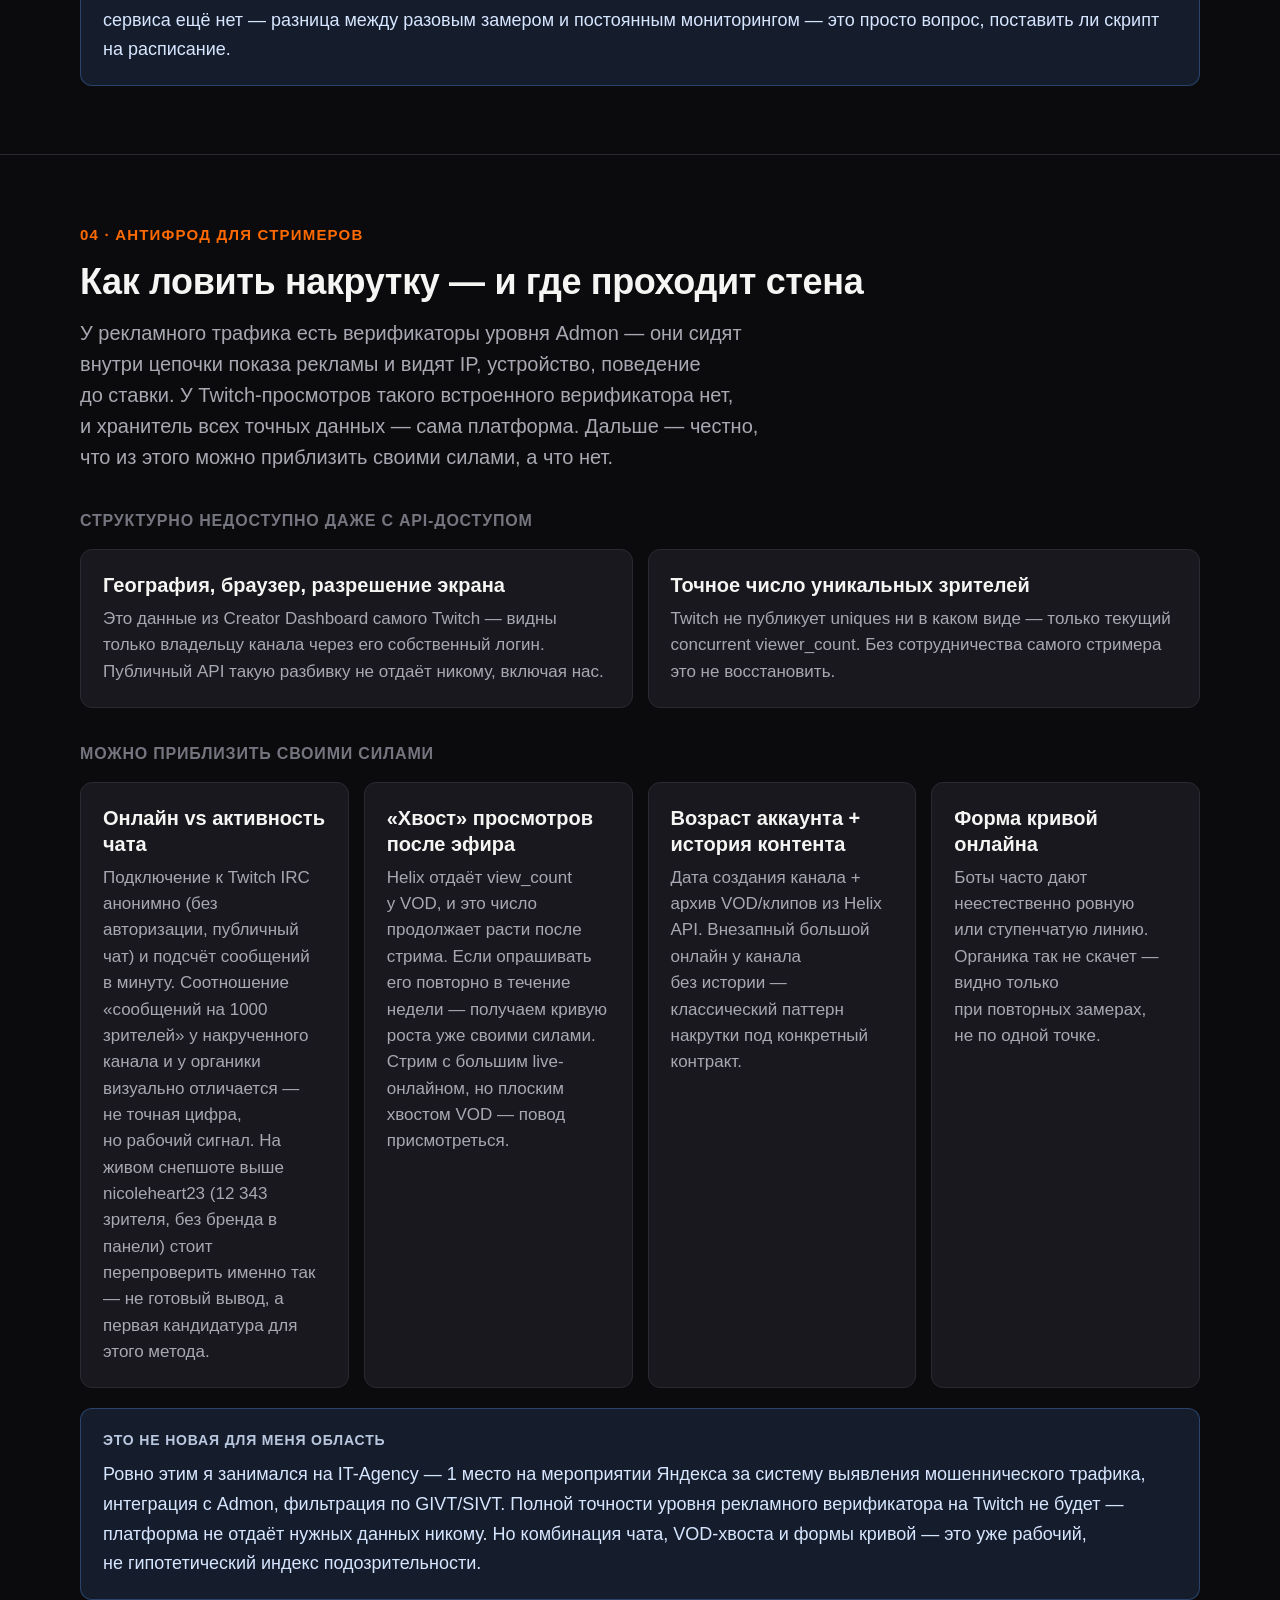
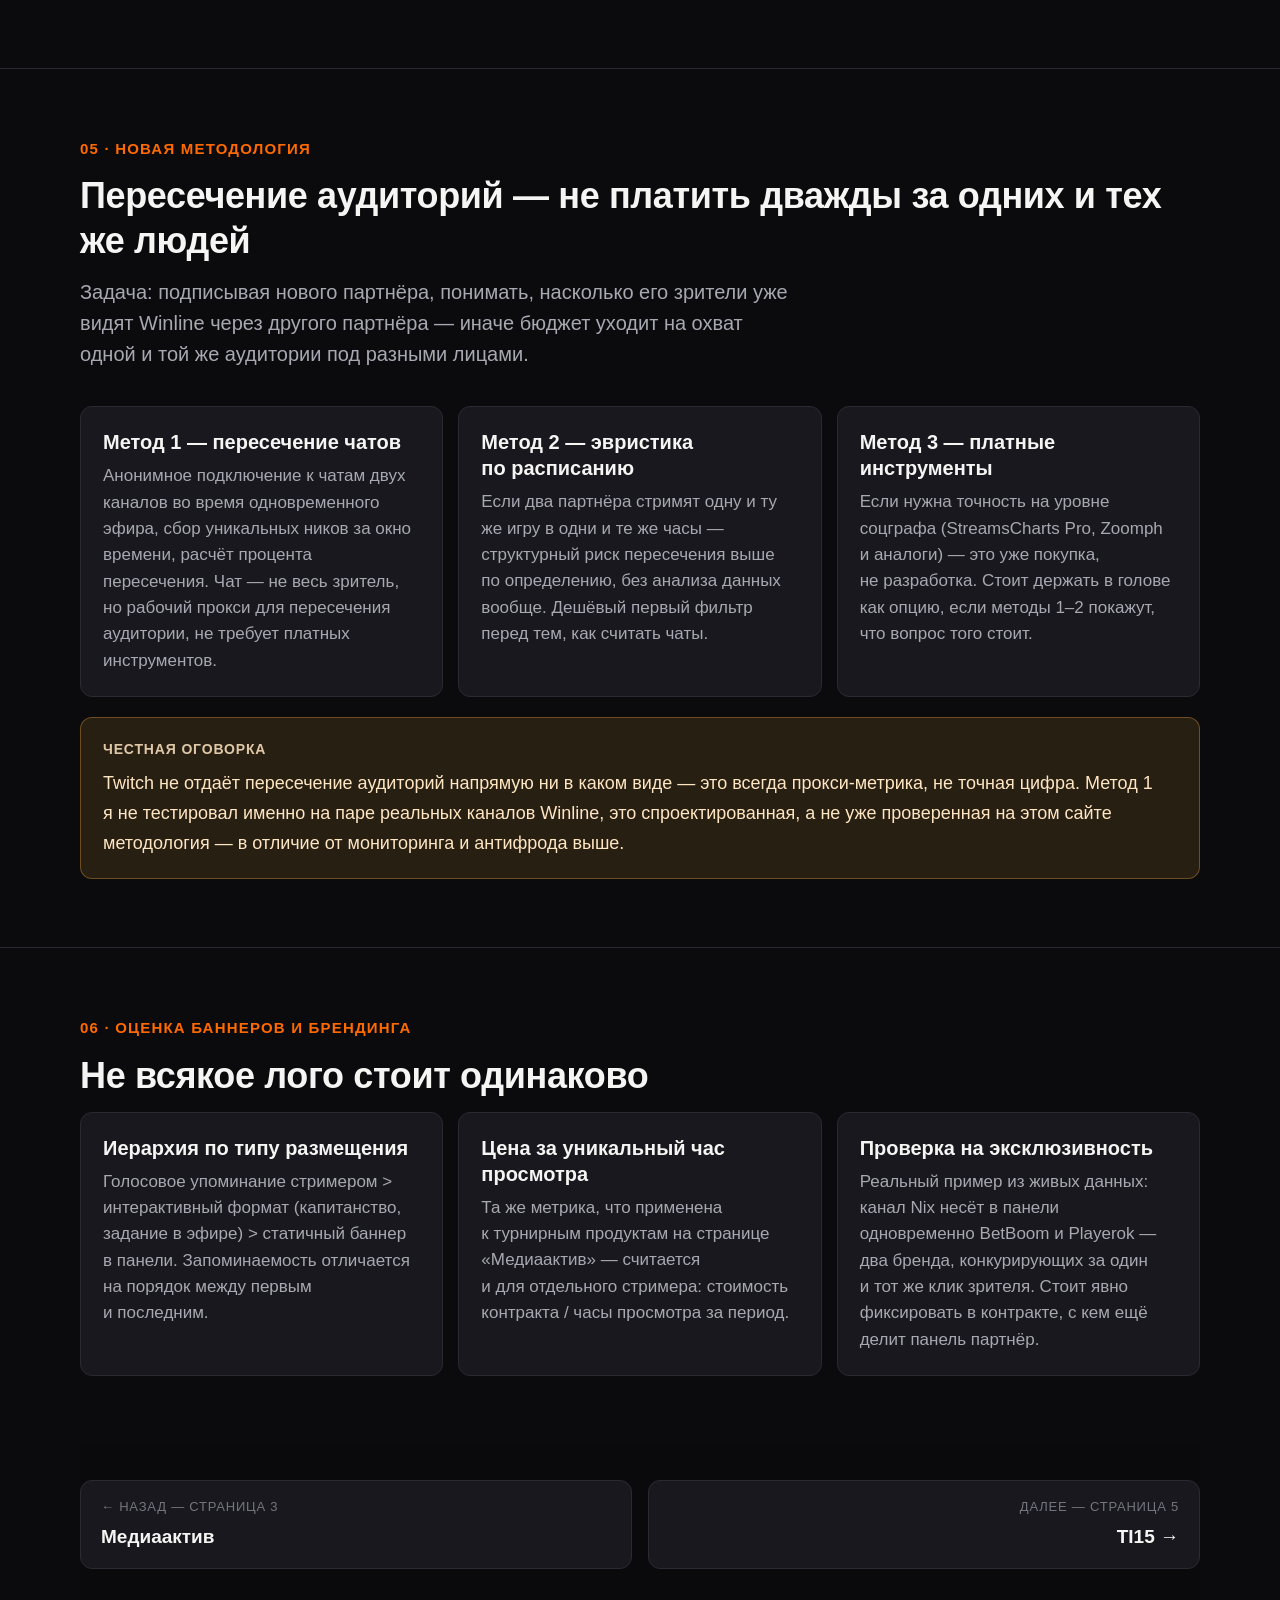
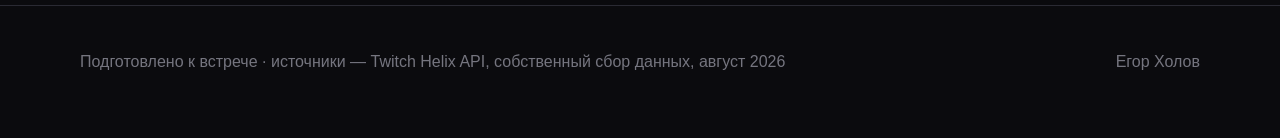
<file: legacy/streamers.html>
<!DOCTYPE html>
<html lang="ru">
<head>
<meta charset="UTF-8">
<meta name="viewport" content="width=device-width, initial-scale=1.0">
<title>Winline Esports — стримеры</title>
<link rel="stylesheet" href="../assets/styles.css">
</head>
<body>

<nav>
  <div class="wrap">
    <div class="brand"><span>Winline</span> | Егор Холов</div>
    <div class="navlinks">
      <a href="index.html"><span class="pn">1</span>Позиция и цели</a>
      <a href="experience.html"><span class="pn">2</span>Мой опыт</a>
      <a href="media.html"><span class="pn">3</span>Медиаактив</a>
      <a href="streamers.html" class="active"><span class="pn">4</span>Стримеры</a>
      <a href="ti15.html"><span class="pn">5</span>TI15<span class="live-dot"></span></a>
      <a href="ewc.html"><span class="pn">6</span>EWC 2026<span class="live-dot"></span></a>
    </div>
  </div>
</nav>

<header class="hero">
  <div class="wrap">
    <div class="kicker">Полная картина, не топ-10 амбассадоров на слайде</div>
    <h1>Работа со стримерами: кто, как оценивать, как автоматизировать</h1>
    <p class="sub">Живой роспис текущих партнёров + рамка оценки + три методологии, которые можно построить на официальном Twitch API уже сейчас — не в теории, я это проверил на этом же сайте.</p>
  </div>
</header>

<!-- ================= FULL PICTURE ================= -->
<section id="picture">
  <div class="wrap">
    <div class="eyebrow">01 · Живой снепшот</div>
    <h2>Полная картина сейчас</h2>
    <div class="subhead">CS2 и Dota 2 — живой снепшот, топ-50 по каждой игре отдельно</div>
    <p class="lede">15 августа, ~16:40 МСК — прошли все живые RU-стримы по CS2 и Dota 2 через Twitch Helix API, у каждого разобрали панели под трансляцией. Ниже — полные таблицы, не выборка из десяти имён. Фильтры переключают игру, списки не смешаны.</p>

    <div class="gamefilter">
      <button class="active" data-game="cs2">CS2</button>
      <button data-game="dota2">Dota 2</button>
    </div>

    <div class="gamepanel active" data-panel="cs2">
      <div class="grid" style="grid-template-columns:1fr 1fr">
        <div class="card"><h3>Живых RU-каналов сейчас</h3><p class="statpair">96</p><p>Из них с найденным бренд-баннером в панели — 11.</p></div>
        <div class="card"><h3>Совокупный охват топ-50</h3><p class="statpair">60 105</p><p>Одновременных зрителей, сумма по всем 50 каналам.</p></div>
      </div>
      <div class="callout question">
        <span class="tag">Вопрос, не вывод</span>
        В топ-50 бренд нашёлся у 11 каналов: 10 у BetBoom, 1 у Winline. Разброс между снепшотами в течение одного дня заметный — более ранний замер в тот же день находил три канала с Winline вместо одного, так что это не обязательно системный разрыв, а ещё и вопрос выборки в моменте. Стоит уточнить у команды: сколько партнёрских каналов CS2 сейчас в контракте на бумаге, и почему в живой выдаче их не видно.
      </div>
      <div class="tablewrap">
        <table>
          <thead><tr><th>#</th><th>Канал</th><th>Онлайн</th><th>Бренд</th></tr></thead>
          <tbody>
          <tr><td class="num">1</td><td class="strong"><a href="https://twitch.tv/chopperinho" target="_blank" rel="noopener">chopperinho</a></td><td class="num">27 187</td><td><span class="badge betboom">BetBoom</span></td></tr>
          <tr><td class="num">2</td><td class="strong"><a href="https://twitch.tv/97zoner" target="_blank" rel="noopener">97zoner</a></td><td class="num">8 316</td><td><span class="badge betboom">BetBoom</span></td></tr>
          <tr><td class="num">3</td><td class="strong"><a href="https://twitch.tv/betboom_cs_ru" target="_blank" rel="noopener">betboom_cs_ru</a></td><td class="num">4 725</td><td><span class="badge betboom">BetBoom</span></td></tr>
          <tr><td class="num">4</td><td class="strong"><a href="https://twitch.tv/aunkere" target="_blank" rel="noopener">Aunkere</a></td><td class="num">4 094</td><td><span class="badge betboom">BetBoom</span></td></tr>
          <tr><td class="num">5</td><td class="strong"><a href="https://twitch.tv/lentbb" target="_blank" rel="noopener">lentbb</a></td><td class="num">2 691</td><td><span class="badge betboom">BetBoom</span></td></tr>
          <tr><td class="num">6</td><td class="strong"><a href="https://twitch.tv/dayneez" target="_blank" rel="noopener">dayneez</a></td><td class="num">2 082</td><td><span class="badge betboom">BetBoom</span></td></tr>
          <tr><td class="num">7</td><td class="strong"><a href="https://twitch.tv/del1ght" target="_blank" rel="noopener">del1ght</a></td><td class="num">1 479</td><td><span style="color:var(--text-faint)">—</span></td></tr>
          <tr><td class="num">8</td><td class="strong"><a href="https://twitch.tv/betboom_cs_ru2" target="_blank" rel="noopener">betboom_cs_ru2</a></td><td class="num">1 224</td><td><span class="badge betboom">BetBoom</span></td></tr>
          <tr><td class="num">9</td><td class="strong"><a href="https://twitch.tv/tenkedzu" target="_blank" rel="noopener">Tenkedzu</a></td><td class="num">958</td><td><span style="color:var(--text-faint)">—</span></td></tr>
          <tr><td class="num">10</td><td class="strong"><a href="https://twitch.tv/mager1337" target="_blank" rel="noopener">mAger1337</a></td><td class="num">878</td><td><span class="badge betboom">BetBoom</span></td></tr>
          <tr><td class="num">11</td><td class="strong"><a href="https://twitch.tv/bandurka" target="_blank" rel="noopener">BANDURKA</a></td><td class="num">712</td><td><span style="color:var(--text-faint)">—</span></td></tr>
          <tr><td class="num">12</td><td class="strong"><a href="https://twitch.tv/lastochkin" target="_blank" rel="noopener">lastochkin</a></td><td class="num">571</td><td><span style="color:var(--text-faint)">—</span></td></tr>
          <tr><td class="num">13</td><td class="strong"><a href="https://twitch.tv/valenciiiaaa" target="_blank" rel="noopener">valenciiiaaa</a></td><td class="num">462</td><td><span style="color:var(--text-faint)">—</span></td></tr>
          <tr><td class="num">14</td><td class="strong"><a href="https://twitch.tv/csgopstv" target="_blank" rel="noopener">CSGOPSTV</a></td><td class="num">421</td><td><span style="color:var(--text-faint)">—</span></td></tr>
          <tr><td class="num">15</td><td class="strong"><a href="https://twitch.tv/verbalabusedd" target="_blank" rel="noopener">verbalabusedd</a></td><td class="num">400</td><td><span style="color:var(--text-faint)">—</span></td></tr>
          <tr><td class="num">16</td><td class="strong"><a href="https://twitch.tv/friend44444" target="_blank" rel="noopener">friend44444</a></td><td class="num">382</td><td><span class="badge zero">Winline</span></td></tr>
          <tr><td class="num">17</td><td class="strong"><a href="https://twitch.tv/bam0nty" target="_blank" rel="noopener">BAM0NTy</a></td><td class="num">319</td><td><span style="color:var(--text-faint)">—</span></td></tr>
          <tr><td class="num">18</td><td class="strong"><a href="https://twitch.tv/1mpala" target="_blank" rel="noopener">1mpala</a></td><td class="num">292</td><td><span style="color:var(--text-faint)">—</span></td></tr>
          <tr><td class="num">19</td><td class="strong"><a href="https://twitch.tv/kayf52" target="_blank" rel="noopener">kayf52</a></td><td class="num">260</td><td><span style="color:var(--text-faint)">—</span></td></tr>
          <tr><td class="num">20</td><td class="strong"><a href="https://twitch.tv/sayynex" target="_blank" rel="noopener">sayynex</a></td><td class="num">229</td><td><span style="color:var(--text-faint)">—</span></td></tr>
          <tr><td class="num">21</td><td class="strong"><a href="https://twitch.tv/krat0ntv" target="_blank" rel="noopener">krat0ntv</a></td><td class="num">214</td><td><span class="badge betboom">BetBoom</span></td></tr>
          <tr><td class="num">22</td><td class="strong"><a href="https://twitch.tv/poseidonskiy" target="_blank" rel="noopener">poseidonskiy</a></td><td class="num">189</td><td><span style="color:var(--text-faint)">—</span></td></tr>
          <tr><td class="num">23</td><td class="strong"><a href="https://twitch.tv/russianprofessional1" target="_blank" rel="noopener">RussianProfessional1</a></td><td class="num">170</td><td><span style="color:var(--text-faint)">—</span></td></tr>
          <tr><td class="num">24</td><td class="strong"><a href="https://twitch.tv/pushmachine077" target="_blank" rel="noopener">pushmachine077</a></td><td class="num">137</td><td><span style="color:var(--text-faint)">—</span></td></tr>
          <tr><td class="num">25</td><td class="strong"><a href="https://twitch.tv/neret17" target="_blank" rel="noopener">neret17</a></td><td class="num">120</td><td><span style="color:var(--text-faint)">—</span></td></tr>
          <tr><td class="num">26</td><td class="strong"><a href="https://twitch.tv/torycs" target="_blank" rel="noopener">torycs</a></td><td class="num">107</td><td><span style="color:var(--text-faint)">—</span></td></tr>
          <tr><td class="num">27</td><td class="strong"><a href="https://twitch.tv/shakirovskiy1" target="_blank" rel="noopener">shakirovskiy1</a></td><td class="num">104</td><td><span style="color:var(--text-faint)">—</span></td></tr>
          <tr><td class="num">28</td><td class="strong"><a href="https://twitch.tv/gurbl4" target="_blank" rel="noopener">gurbl4</a></td><td class="num">99</td><td><span style="color:var(--text-faint)">—</span></td></tr>
          <tr><td class="num">29</td><td class="strong"><a href="https://twitch.tv/rex0on" target="_blank" rel="noopener">rex0on</a></td><td class="num">96</td><td><span style="color:var(--text-faint)">—</span></td></tr>
          <tr><td class="num">30</td><td class="strong"><a href="https://twitch.tv/kingsteping_" target="_blank" rel="noopener">kingsteping_</a></td><td class="num">90</td><td><span style="color:var(--text-faint)">—</span></td></tr>
          <tr><td class="num">31</td><td class="strong"><a href="https://twitch.tv/westxgood" target="_blank" rel="noopener">westxgood</a></td><td class="num">88</td><td><span style="color:var(--text-faint)">—</span></td></tr>
          <tr><td class="num">32</td><td class="strong"><a href="https://twitch.tv/rastayaniy" target="_blank" rel="noopener">raStayaniY</a></td><td class="num">84</td><td><span style="color:var(--text-faint)">—</span></td></tr>
          <tr><td class="num">33</td><td class="strong"><a href="https://twitch.tv/nekiynek" target="_blank" rel="noopener">nekiynek</a></td><td class="num">81</td><td><span style="color:var(--text-faint)">—</span></td></tr>
          <tr><td class="num">34</td><td class="strong"><a href="https://twitch.tv/1nterz" target="_blank" rel="noopener">1nterz</a></td><td class="num">80</td><td><span style="color:var(--text-faint)">—</span></td></tr>
          <tr><td class="num">35</td><td class="strong"><a href="https://twitch.tv/cs2_house" target="_blank" rel="noopener">cs2_house</a></td><td class="num">74</td><td><span style="color:var(--text-faint)">—</span></td></tr>
          <tr><td class="num">36</td><td class="strong"><a href="https://twitch.tv/ame1i_" target="_blank" rel="noopener">Ame1i_</a></td><td class="num">66</td><td><span style="color:var(--text-faint)">—</span></td></tr>
          <tr><td class="num">37</td><td class="strong"><a href="https://twitch.tv/bodyan04" target="_blank" rel="noopener">bodyan04</a></td><td class="num">66</td><td><span style="color:var(--text-faint)">—</span></td></tr>
          <tr><td class="num">38</td><td class="strong"><a href="https://twitch.tv/mariomax11" target="_blank" rel="noopener">mariomax11</a></td><td class="num">56</td><td><span class="badge betboom">BetBoom</span></td></tr>
          <tr><td class="num">39</td><td class="strong"><a href="https://twitch.tv/danielspain666" target="_blank" rel="noopener">danielspain666</a></td><td class="num">52</td><td><span style="color:var(--text-faint)">—</span></td></tr>
          <tr><td class="num">40</td><td class="strong"><a href="https://twitch.tv/z3nderrrr" target="_blank" rel="noopener">z3nderrrr</a></td><td class="num">51</td><td><span style="color:var(--text-faint)">—</span></td></tr>
          <tr><td class="num">41</td><td class="strong"><a href="https://twitch.tv/vityacherep" target="_blank" rel="noopener">vityacherep</a></td><td class="num">49</td><td><span style="color:var(--text-faint)">—</span></td></tr>
          <tr><td class="num">42</td><td class="strong"><a href="https://twitch.tv/vlatessax" target="_blank" rel="noopener">VLATESSAX</a></td><td class="num">46</td><td><span style="color:var(--text-faint)">—</span></td></tr>
          <tr><td class="num">43</td><td class="strong"><a href="https://twitch.tv/4eenada" target="_blank" rel="noopener">4eenada</a></td><td class="num">45</td><td><span style="color:var(--text-faint)">—</span></td></tr>
          <tr><td class="num">44</td><td class="strong"><a href="https://twitch.tv/morrkyss" target="_blank" rel="noopener">morrkyss</a></td><td class="num">42</td><td><span style="color:var(--text-faint)">—</span></td></tr>
          <tr><td class="num">45</td><td class="strong"><a href="https://twitch.tv/m1sfit_tv" target="_blank" rel="noopener">m1sfit_tv</a></td><td class="num">41</td><td><span style="color:var(--text-faint)">—</span></td></tr>
          <tr><td class="num">46</td><td class="strong"><a href="https://twitch.tv/step_csgonews" target="_blank" rel="noopener">step_csgonews</a></td><td class="num">41</td><td><span style="color:var(--text-faint)">—</span></td></tr>
          <tr><td class="num">47</td><td class="strong"><a href="https://twitch.tv/sma1l_one" target="_blank" rel="noopener">sma1l_one</a></td><td class="num">36</td><td><span style="color:var(--text-faint)">—</span></td></tr>
          <tr><td class="num">48</td><td class="strong"><a href="https://twitch.tv/amikiri_al" target="_blank" rel="noopener">amikiri_al</a></td><td class="num">34</td><td><span style="color:var(--text-faint)">—</span></td></tr>
          <tr><td class="num">49</td><td class="strong"><a href="https://twitch.tv/minichtv" target="_blank" rel="noopener">minichtv</a></td><td class="num">33</td><td><span style="color:var(--text-faint)">—</span></td></tr>
          <tr><td class="num">50</td><td class="strong"><a href="https://twitch.tv/mb1ww" target="_blank" rel="noopener">mb1ww</a></td><td class="num">32</td><td><span style="color:var(--text-faint)">—</span></td></tr>
          </tbody>
        </table>
      </div>
    </div>

    <div class="gamepanel" data-panel="dota2">
      <div class="grid" style="grid-template-columns:1fr 1fr">
        <div class="card"><h3>Живых RU-каналов сейчас</h3><p class="statpair">97</p><p>Из них с найденным бренд-баннером в панели — 15.</p></div>
        <div class="card"><h3>Совокупный охват топ-50</h3><p class="statpair">~197 000</p><p>257 987 суммарно, минус 60 835 — официальные трансляции самого TI (Valve), которые не продаются ни одному букмекеру.</p></div>
      </div>
      <div class="callout insight">
        <span class="tag">Вопрос, не вывод</span>
        В топ-50 бренд нашёлся у 15 каналов: 7 у BetBoom, 5 у Winline, 3 у Fonbet — уже не паритет, но и не разгром, разница на грани погрешности одного снепшота. Из общего охвата треть — это официальные трансляции TI, где по правилам Valve вообще нет рекламы ни у кого (см. страницу «TI15»). Стоит спросить, считает ли команда такие каналы вообще релевантной аудиторией для оценки охвата, или чистит их из отчётности сама.
      </div>
      <div class="tablewrap">
        <table>
          <thead><tr><th>#</th><th>Канал</th><th>Онлайн</th><th>Бренд</th></tr></thead>
          <tbody>
          <tr><td class="num">1</td><td class="strong"><a href="https://twitch.tv/nix" target="_blank" rel="noopener">Nix</a></td><td class="num">108 092</td><td><span class="badge betboom">BetBoom</span></td></tr>
          <tr><td class="num">2</td><td class="strong"><a href="https://twitch.tv/dota2ti_ru" target="_blank" rel="noopener">dota2ti_ru</a></td><td class="num">40 729</td><td><span style="color:var(--text-faint);font-size:14px">офиц. трансляция TI</span></td></tr>
          <tr><td class="num">3</td><td class="strong"><a href="https://twitch.tv/just_ns" target="_blank" rel="noopener">just_ns</a></td><td class="num">17 682</td><td><span class="badge zero">Winline</span></td></tr>
          <tr><td class="num">4</td><td class="strong"><a href="https://twitch.tv/ramzes" target="_blank" rel="noopener">ramzes</a></td><td class="num">17 248</td><td><span class="badge zero">Winline</span></td></tr>
          <tr><td class="num">5</td><td class="strong"><a href="https://twitch.tv/nicoleheart23" target="_blank" rel="noopener">nicoleheart23</a> <span class="badge warn" style="font-size:10px;padding:2px 7px;margin-left:6px" title="Соотношение сообщений в чате к зрителям заметно ниже органического паттерна — стоит перепроверить, не накрутка ли онлайна">проверить: чат</span></td><td class="num">12 343</td><td><span style="color:var(--text-faint)">—</span></td></tr>
          <tr><td class="num">6</td><td class="strong"><a href="https://twitch.tv/solo" target="_blank" rel="noopener">Solo</a></td><td class="num">10 094</td><td><span class="badge betboom">BetBoom</span></td></tr>
          <tr><td class="num">7</td><td class="strong"><a href="https://twitch.tv/dota2ti_ru_2" target="_blank" rel="noopener">dota2ti_ru_2</a></td><td class="num">8 246</td><td><span style="color:var(--text-faint);font-size:14px">офиц. трансляция TI</span></td></tr>
          <tr><td class="num">8</td><td class="strong"><a href="https://twitch.tv/dota2ti_ru_4" target="_blank" rel="noopener">dota2ti_ru_4</a></td><td class="num">7 218</td><td><span style="color:var(--text-faint);font-size:14px">офиц. трансляция TI</span></td></tr>
          <tr><td class="num">9</td><td class="strong"><a href="https://twitch.tv/avice" target="_blank" rel="noopener">avice</a></td><td class="num">6 786</td><td><span class="badge betboom">BetBoom</span></td></tr>
          <tr><td class="num">10</td><td class="strong"><a href="https://twitch.tv/dota2ti_ru_3" target="_blank" rel="noopener">dota2ti_ru_3</a></td><td class="num">4 642</td><td><span style="color:var(--text-faint);font-size:14px">офиц. трансляция TI</span></td></tr>
          <tr><td class="num">11</td><td class="strong"><a href="https://twitch.tv/etoseregga" target="_blank" rel="noopener">etosereGGa</a></td><td class="num">2 888</td><td><span style="color:var(--text-faint)">—</span></td></tr>
          <tr><td class="num">12</td><td class="strong"><a href="https://twitch.tv/dyrachyo" target="_blank" rel="noopener">dyrachyo</a></td><td class="num">2 307</td><td><span class="badge betboom">BetBoom</span></td></tr>
          <tr><td class="num">13</td><td class="strong"><a href="https://twitch.tv/9pasha" target="_blank" rel="noopener">9pasha</a></td><td class="num">1 908</td><td><span class="badge zero">Winline</span></td></tr>
          <tr><td class="num">14</td><td class="strong"><a href="https://twitch.tv/c_a_k_e" target="_blank" rel="noopener">C_a_k_e</a></td><td class="num">1 725</td><td><span class="badge neutral">Fonbet</span></td></tr>
          <tr><td class="num">15</td><td class="strong"><a href="https://twitch.tv/godota2bets" target="_blank" rel="noopener">godota2bets</a></td><td class="num">1 406</td><td><span style="color:var(--text-faint)">—</span></td></tr>
          <tr><td class="num">16</td><td class="strong"><a href="https://twitch.tv/voodoosh" target="_blank" rel="noopener">VooDooSh</a></td><td class="num">1 348</td><td><span class="badge zero">Winline</span></td></tr>
          <tr><td class="num">17</td><td class="strong"><a href="https://twitch.tv/ponyaaaa" target="_blank" rel="noopener">ponyaaaa</a></td><td class="num">1 023</td><td><span style="color:var(--text-faint)">—</span></td></tr>
          <tr><td class="num">18</td><td class="strong"><a href="https://twitch.tv/what1want" target="_blank" rel="noopener">what1want</a></td><td class="num">952</td><td><span style="color:var(--text-faint)">—</span></td></tr>
          <tr><td class="num">19</td><td class="strong"><a href="https://twitch.tv/mariostar666" target="_blank" rel="noopener">mariostar666</a></td><td class="num">871</td><td><span style="color:var(--text-faint)">—</span></td></tr>
          <tr><td class="num">20</td><td class="strong"><a href="https://twitch.tv/goodwin_dota" target="_blank" rel="noopener">GoodWin_Dota</a></td><td class="num">795</td><td><span class="badge betboom">BetBoom</span></td></tr>
          <tr><td class="num">21</td><td class="strong"><a href="https://twitch.tv/torontotokyo17" target="_blank" rel="noopener">TORONTOTOKYO17</a></td><td class="num">663</td><td><span class="badge betboom">BetBoom</span></td></tr>
          <tr><td class="num">22</td><td class="strong"><a href="https://twitch.tv/goodoq" target="_blank" rel="noopener">goodoq</a></td><td class="num">661</td><td><span class="badge neutral">Fonbet</span></td></tr>
          <tr><td class="num">23</td><td class="strong"><a href="https://twitch.tv/blackrabbit342" target="_blank" rel="noopener">blackrabbit342</a></td><td class="num">642</td><td><span style="color:var(--text-faint)">—</span></td></tr>
          <tr><td class="num">24</td><td class="strong"><a href="https://twitch.tv/bolt_ru" target="_blank" rel="noopener">bolt_ru</a></td><td class="num">640</td><td><span style="color:var(--text-faint)">—</span></td></tr>
          <tr><td class="num">25</td><td class="strong"><a href="https://twitch.tv/radika1fa" target="_blank" rel="noopener">RadiKa1fa</a></td><td class="num">602</td><td><span style="color:var(--text-faint)">—</span></td></tr>
          <tr><td class="num">26</td><td class="strong"><a href="https://twitch.tv/mary_day" target="_blank" rel="noopener">mary_day</a></td><td class="num">561</td><td><span style="color:var(--text-faint)">—</span></td></tr>
          <tr><td class="num">27</td><td class="strong"><a href="https://twitch.tv/yandex" target="_blank" rel="noopener">yandex</a></td><td class="num">493</td><td><span style="color:var(--text-faint)">—</span></td></tr>
          <tr><td class="num">28</td><td class="strong"><a href="https://twitch.tv/sharmendo" target="_blank" rel="noopener">sharmendo</a></td><td class="num">468</td><td><span style="color:var(--text-faint)">—</span></td></tr>
          <tr><td class="num">29</td><td class="strong"><a href="https://twitch.tv/jester_andrew" target="_blank" rel="noopener">Jester_Andrew</a></td><td class="num">463</td><td><span class="badge betboom">BetBoom</span></td></tr>
          <tr><td class="num">30</td><td class="strong"><a href="https://twitch.tv/alohadancetv" target="_blank" rel="noopener">ALOHADANCETV</a></td><td class="num">443</td><td><span style="color:var(--text-faint)">—</span></td></tr>
          <tr><td class="num">31</td><td class="strong"><a href="https://twitch.tv/ueyo" target="_blank" rel="noopener">ueyo</a></td><td class="num">363</td><td><span style="color:var(--text-faint)">—</span></td></tr>
          <tr><td class="num">32</td><td class="strong"><a href="https://twitch.tv/chubzarik_dota" target="_blank" rel="noopener">chubzarik_dota</a></td><td class="num">362</td><td><span style="color:var(--text-faint)">—</span></td></tr>
          <tr><td class="num">33</td><td class="strong"><a href="https://twitch.tv/storm_q" target="_blank" rel="noopener">STORM_Q</a></td><td class="num">333</td><td><span style="color:var(--text-faint)">—</span></td></tr>
          <tr><td class="num">34</td><td class="strong"><a href="https://twitch.tv/analytika_owibok" target="_blank" rel="noopener">Analytika_Owibok</a></td><td class="num">328</td><td><span style="color:var(--text-faint)">—</span></td></tr>
          <tr><td class="num">35</td><td class="strong"><a href="https://twitch.tv/cispapa" target="_blank" rel="noopener">CISpapa</a></td><td class="num">273</td><td><span style="color:var(--text-faint)">—</span></td></tr>
          <tr><td class="num">36</td><td class="strong"><a href="https://twitch.tv/browjey" target="_blank" rel="noopener">BrowJey</a></td><td class="num">257</td><td><span style="color:var(--text-faint)">—</span></td></tr>
          <tr><td class="num">37</td><td class="strong"><a href="https://twitch.tv/icebergdoto" target="_blank" rel="noopener">icebergdoto</a></td><td class="num">250</td><td><span style="color:var(--text-faint)">—</span></td></tr>
          <tr><td class="num">38</td><td class="strong"><a href="https://twitch.tv/madeinabysz" target="_blank" rel="noopener">MadeInAbysz</a></td><td class="num">229</td><td><span style="color:var(--text-faint)">—</span></td></tr>
          <tr><td class="num">39</td><td class="strong"><a href="https://twitch.tv/maxon_live_6669085" target="_blank" rel="noopener">MAXON_LIVE_6669085</a></td><td class="num">225</td><td><span style="color:var(--text-faint)">—</span></td></tr>
          <tr><td class="num">40</td><td class="strong"><a href="https://twitch.tv/sysman_" target="_blank" rel="noopener">sysman_</a></td><td class="num">176</td><td><span style="color:var(--text-faint)">—</span></td></tr>
          <tr><td class="num">41</td><td class="strong"><a href="https://twitch.tv/dannykoopa" target="_blank" rel="noopener">DannyKoopa</a></td><td class="num">154</td><td><span style="color:var(--text-faint)">—</span></td></tr>
          <tr><td class="num">42</td><td class="strong"><a href="https://twitch.tv/sqreenbets" target="_blank" rel="noopener">sQreenbets</a></td><td class="num">151</td><td><span class="badge neutral">Fonbet</span></td></tr>
          <tr><td class="num">43</td><td class="strong"><a href="https://twitch.tv/pashavind" target="_blank" rel="noopener">pashavind</a></td><td class="num">149</td><td><span style="color:var(--text-faint)">—</span></td></tr>
          <tr><td class="num">44</td><td class="strong"><a href="https://twitch.tv/rinat_lin" target="_blank" rel="noopener">rinat_lin</a></td><td class="num">141</td><td><span style="color:var(--text-faint)">—</span></td></tr>
          <tr><td class="num">45</td><td class="strong"><a href="https://twitch.tv/5misha" target="_blank" rel="noopener">5Misha</a></td><td class="num">127</td><td><span style="color:var(--text-faint)">—</span></td></tr>
          <tr><td class="num">46</td><td class="strong"><a href="https://twitch.tv/sanekingg" target="_blank" rel="noopener">sanekingg</a></td><td class="num">124</td><td><span style="color:var(--text-faint)">—</span></td></tr>
          <tr><td class="num">47</td><td class="strong"><a href="https://twitch.tv/uniquee" target="_blank" rel="noopener">Uniquee</a></td><td class="num">122</td><td><span style="color:var(--text-faint)">—</span></td></tr>
          <tr><td class="num">48</td><td class="strong"><a href="https://twitch.tv/shisp_dota" target="_blank" rel="noopener">shisp_dota</a></td><td class="num">104</td><td><span style="color:var(--text-faint)">—</span></td></tr>
          <tr><td class="num">49</td><td class="strong"><a href="https://twitch.tv/followkudes" target="_blank" rel="noopener">followKudes</a></td><td class="num">92</td><td><span class="badge zero">Winline</span></td></tr>
          <tr><td class="num">50</td><td class="strong"><a href="https://twitch.tv/prettysunraze" target="_blank" rel="noopener">prettysunraze</a></td><td class="num">88</td><td><span style="color:var(--text-faint)">—</span></td></tr>
          </tbody>
        </table>
      </div>
    </div>

    <div class="callout flag">
      <span class="tag">Пробел в данных — говорю прямо</span>
      Кто именно представляет топ-стримеров (агентства/менеджмент, «кто под кем») — без доступа к внутренним контрактам или платным индустриальным базам это не восстановить достоверно, только предположениями. Честно маркирую как открытый вопрос, а не выдумываю ответ.
    </div>
    <div class="callout question">
      <span class="tag">Точка роста</span>
      По ресёрчу топ-200 русскоязычных Twitch-стримеров — около 47,5% вообще не законтрактованы ни с одним букмекером. Рынок талантов не поделён до конца.
    </div>
  </div>
</section>

<!-- ================= EVALUATION FRAMEWORK ================= -->
<section id="framework">
  <div class="wrap">
    <div class="eyebrow">02 · Рамка оценки</div>
    <h2>Как оценивать партнёра</h2>
    <div class="grid">
      <div class="card"><h3>1. Охват и стабильность</h3><p>Средний онлайн за 30 дней, не пиковые значения — пик легко словить один раз.</p></div>
      <div class="card"><h3>2. Соответствие аудитории 18+</h3><p>Возрастной состав зрителей, не только самого стримера.</p></div>
      <div class="card"><h3>3. Глубина интеграции</h3><p>Лого на панели vs совместный формат (капитанство в Star Series). В общей рекламной практике интегрированные форматы обычно конвертят лучше статичного баннера — но это общее правило рынка, а не измеренный на данных Winline факт, стоит проверить на своих кампаниях.</p></div>
      <div class="card"><h3>4. Эксклюзивность категории</h3><p>Не продвигает ли параллельно конкурента — у нас уже есть реальный пример ниже, где один канал несёт сразу два бренда.</p></div>
      <div class="card"><h3>5. Трекаемость</h3><p>Есть ли промокод/ссылка для атрибуции регистраций и депозитов.</p></div>
      <div class="card"><h3>6. Цена за охваченного зрителя</h3><p>А не цена за подписчика — подписчики не равны активной аудитории. Но и «охваченный» не идеален: пиковый онлайн включает случайных и фоновых зрителей. Честнее считать по минутам просмотра или по вовлечённым в чат — это ближе к активной аудитории, чем простой охват.</p></div>
    </div>
  </div>
</section>

<!-- ================= API MONITORING ================= -->
<section id="monitoring">
  <div class="wrap">
    <div class="eyebrow">03 · Вопрос, не утверждение</div>
    <h2>Мониторинг партнёров через API — уже есть, или стоит добавить?</h2>
    <p class="lede">Не знаю, как сейчас проверяется «партнёр ещё стримит, ссылка ещё стоит» — вручную или уже автоматизировано. Если автоматизировано — интересно сравнить подходы. Если нет — вот рабочий вариант, который я проверил на этом же сайте, не в теории.</p>
    <div class="grid">
      <div class="card">
        <h3>Что технически уже подтверждено</h3>
        <p>Twitch Helix API отдаёт live-статус, онлайн, игру, длительность стрима. Публичный GQL-эндпоинт панелей отдаёт список ссылок в панели канала — то же самое, что видит зритель в браузере, но программно и по расписанию.</p>
      </div>
      <div class="card">
        <h3>Что можно ловить автоматически</h3>
        <p>Партнёр перестал стримить N недель подряд. Ссылка Winline пропала из панели. Аномальный скачок/просадка онлайна вне турнирных событий. Стрим идёт не в заявленной игре.</p>
      </div>
      <div class="card">
        <h3>Как часто</h3>
        <p>Опрос раз в 30–60 минут по списку партнёров — не нагружает API (лимиты Helix это спокойно выдерживают), даёт таймлайн по каждому вместо разовых точек.</p>
      </div>
    </div>
    <div class="callout insight">
      <span class="tag">Применимо</span>
      Не гипотеза — ровно так я и собрал живые данные для страниц «Медиаактив» и «TI15» в этом брифе. Если у вас такого сервиса ещё нет — разница между разовым замером и постоянным мониторингом — это просто вопрос, поставить ли скрипт на расписание.
    </div>
  </div>
</section>

<!-- ================= FRAUD DETECTION ================= -->
<section id="fraud">
  <div class="wrap">
    <div class="eyebrow">04 · Антифрод для стримеров</div>
    <h2>Как ловить накрутку — и где проходит стена</h2>
    <p class="lede">У рекламного трафика есть верификаторы уровня Admon — они сидят внутри цепочки показа рекламы и видят IP, устройство, поведение до ставки. У Twitch-просмотров такого встроенного верификатора нет, и хранитель всех точных данных — сама платформа. Дальше — честно, что из этого можно приблизить своими силами, а что нет.</p>
    <div class="subhead">Структурно недоступно даже с API-доступом</div>
    <div class="grid">
      <div class="card"><h3>География, браузер, разрешение экрана</h3><p>Это данные из Creator Dashboard самого Twitch — видны только владельцу канала через его собственный логин. Публичный API такую разбивку не отдаёт никому, включая нас.</p></div>
      <div class="card"><h3>Точное число уникальных зрителей</h3><p>Twitch не публикует uniques ни в каком виде — только текущий concurrent viewer_count. Без сотрудничества самого стримера это не восстановить.</p></div>
    </div>
    <div class="subhead">Можно приблизить своими силами</div>
    <div class="grid">
      <div class="card">
        <h3>Онлайн vs активность чата</h3>
        <p>Подключение к Twitch IRC анонимно (без авторизации, публичный чат) и подсчёт сообщений в минуту. Соотношение «сообщений на 1000 зрителей» у накрученного канала и у органики визуально отличается — не точная цифра, но рабочий сигнал. На живом снепшоте выше nicoleheart23 (12 343 зрителя, без бренда в панели) стоит перепроверить именно так — не готовый вывод, а первая кандидатура для этого метода.</p>
      </div>
      <div class="card">
        <h3>«Хвост» просмотров после эфира</h3>
        <p>Helix отдаёт view_count у VOD, и это число продолжает расти после стрима. Если опрашивать его повторно в течение недели — получаем кривую роста уже своими силами. Стрим с большим live-онлайном, но плоским хвостом VOD — повод присмотреться.</p>
      </div>
      <div class="card">
        <h3>Возраст аккаунта + история контента</h3>
        <p>Дата создания канала + архив VOD/клипов из Helix API. Внезапный большой онлайн у канала без истории — классический паттерн накрутки под конкретный контракт.</p>
      </div>
      <div class="card">
        <h3>Форма кривой онлайна</h3>
        <p>Боты часто дают неестественно ровную или ступенчатую линию. Органика так не скачет — видно только при повторных замерах, не по одной точке.</p>
      </div>
    </div>
    <div class="callout insight">
      <span class="tag">Это не новая для меня область</span>
      Ровно этим я занимался на IT-Agency — 1 место на мероприятии Яндекса за систему выявления мошеннического трафика, интеграция с Admon, фильтрация по GIVT/SIVT. Полной точности уровня рекламного верификатора на Twitch не будет — платформа не отдаёт нужных данных никому. Но комбинация чата, VOD-хвоста и формы кривой — это уже рабочий, не гипотетический индекс подозрительности.
    </div>
  </div>
</section>

<!-- ================= AUDIENCE OVERLAP ================= -->
<section id="overlap">
  <div class="wrap">
    <div class="eyebrow">05 · Новая методология</div>
    <h2>Пересечение аудиторий — не платить дважды за одних и тех же людей</h2>
    <p class="lede">Задача: подписывая нового партнёра, понимать, насколько его зрители уже видят Winline через другого партнёра — иначе бюджет уходит на охват одной и той же аудитории под разными лицами.</p>
    <div class="grid">
      <div class="card">
        <h3>Метод 1 — пересечение чатов</h3>
        <p>Анонимное подключение к чатам двух каналов во время одновременного эфира, сбор уникальных ников за окно времени, расчёт процента пересечения. Чат — не весь зритель, но рабочий прокси для пересечения аудитории, не требует платных инструментов.</p>
      </div>
      <div class="card">
        <h3>Метод 2 — эвристика по расписанию</h3>
        <p>Если два партнёра стримят одну и ту же игру в одни и те же часы — структурный риск пересечения выше по определению, без анализа данных вообще. Дешёвый первый фильтр перед тем, как считать чаты.</p>
      </div>
      <div class="card">
        <h3>Метод 3 — платные инструменты</h3>
        <p>Если нужна точность на уровне соцграфа (StreamsCharts Pro, Zoomph и аналоги) — это уже покупка, не разработка. Стоит держать в голове как опцию, если методы 1–2 покажут, что вопрос того стоит.</p>
      </div>
    </div>
    <div class="callout flag">
      <span class="tag">Честная оговорка</span>
      Twitch не отдаёт пересечение аудиторий напрямую ни в каком виде — это всегда прокси-метрика, не точная цифра. Метод 1 я не тестировал именно на паре реальных каналов Winline, это спроектированная, а не уже проверенная на этом сайте методология — в отличие от мониторинга и антифрода выше.
    </div>
  </div>
</section>

<!-- ================= BANNER EVALUATION ================= -->
<section id="banners">
  <div class="wrap">
    <div class="eyebrow">06 · Оценка баннеров и брендинга</div>
    <h2>Не всякое лого стоит одинаково</h2>
    <div class="grid">
      <div class="card">
        <h3>Иерархия по типу размещения</h3>
        <p>Голосовое упоминание стримером &gt; интерактивный формат (капитанство, задание в эфире) &gt; статичный баннер в панели. Запоминаемость отличается на порядок между первым и последним.</p>
      </div>
      <div class="card">
        <h3>Цена за уникальный час просмотра</h3>
        <p>Та же метрика, что применена к турнирным продуктам на странице «Медиаактив» — считается и для отдельного стримера: стоимость контракта / часы просмотра за период.</p>
      </div>
      <div class="card">
        <h3>Проверка на эксклюзивность</h3>
        <p>Реальный пример из живых данных: канал Nix несёт в панели одновременно BetBoom и Playerok — два бренда, конкурирующих за один и тот же клик зрителя. Стоит явно фиксировать в контракте, с кем ещё делит панель партнёр.</p>
      </div>
    </div>
  </div>
</section>

<div class="wrap">
<nav class="pagenav" style="border:none;">
  <a href="media.html">
    <span class="lbl">← Назад — страница 3</span>
    <span class="ttl">Медиаактив</span>
  </a>
  <a class="next" href="ti15.html">
    <span class="lbl">Далее — страница 5</span>
    <span class="ttl">TI15 →</span>
  </a>
</nav>
</div>

<footer>
  <div class="wrap">
    <div>Подготовлено к встрече · источники — Twitch Helix API, собственный сбор данных, август 2026</div>
    <div>Егор Холов</div>
  </div>
</footer>
<script>
  document.querySelectorAll('.gamefilter').forEach(function(bar){
    bar.addEventListener('click', function(e){
      var btn = e.target.closest('button');
      if(!btn) return;
      var game = btn.dataset.game;
      bar.querySelectorAll('button').forEach(function(b){ b.classList.toggle('active', b===btn); });
      document.querySelectorAll('.gamepanel').forEach(function(p){
        p.classList.toggle('active', p.dataset.panel === game);
      });
    });
  });
</script>

</body>
</html>
</file>
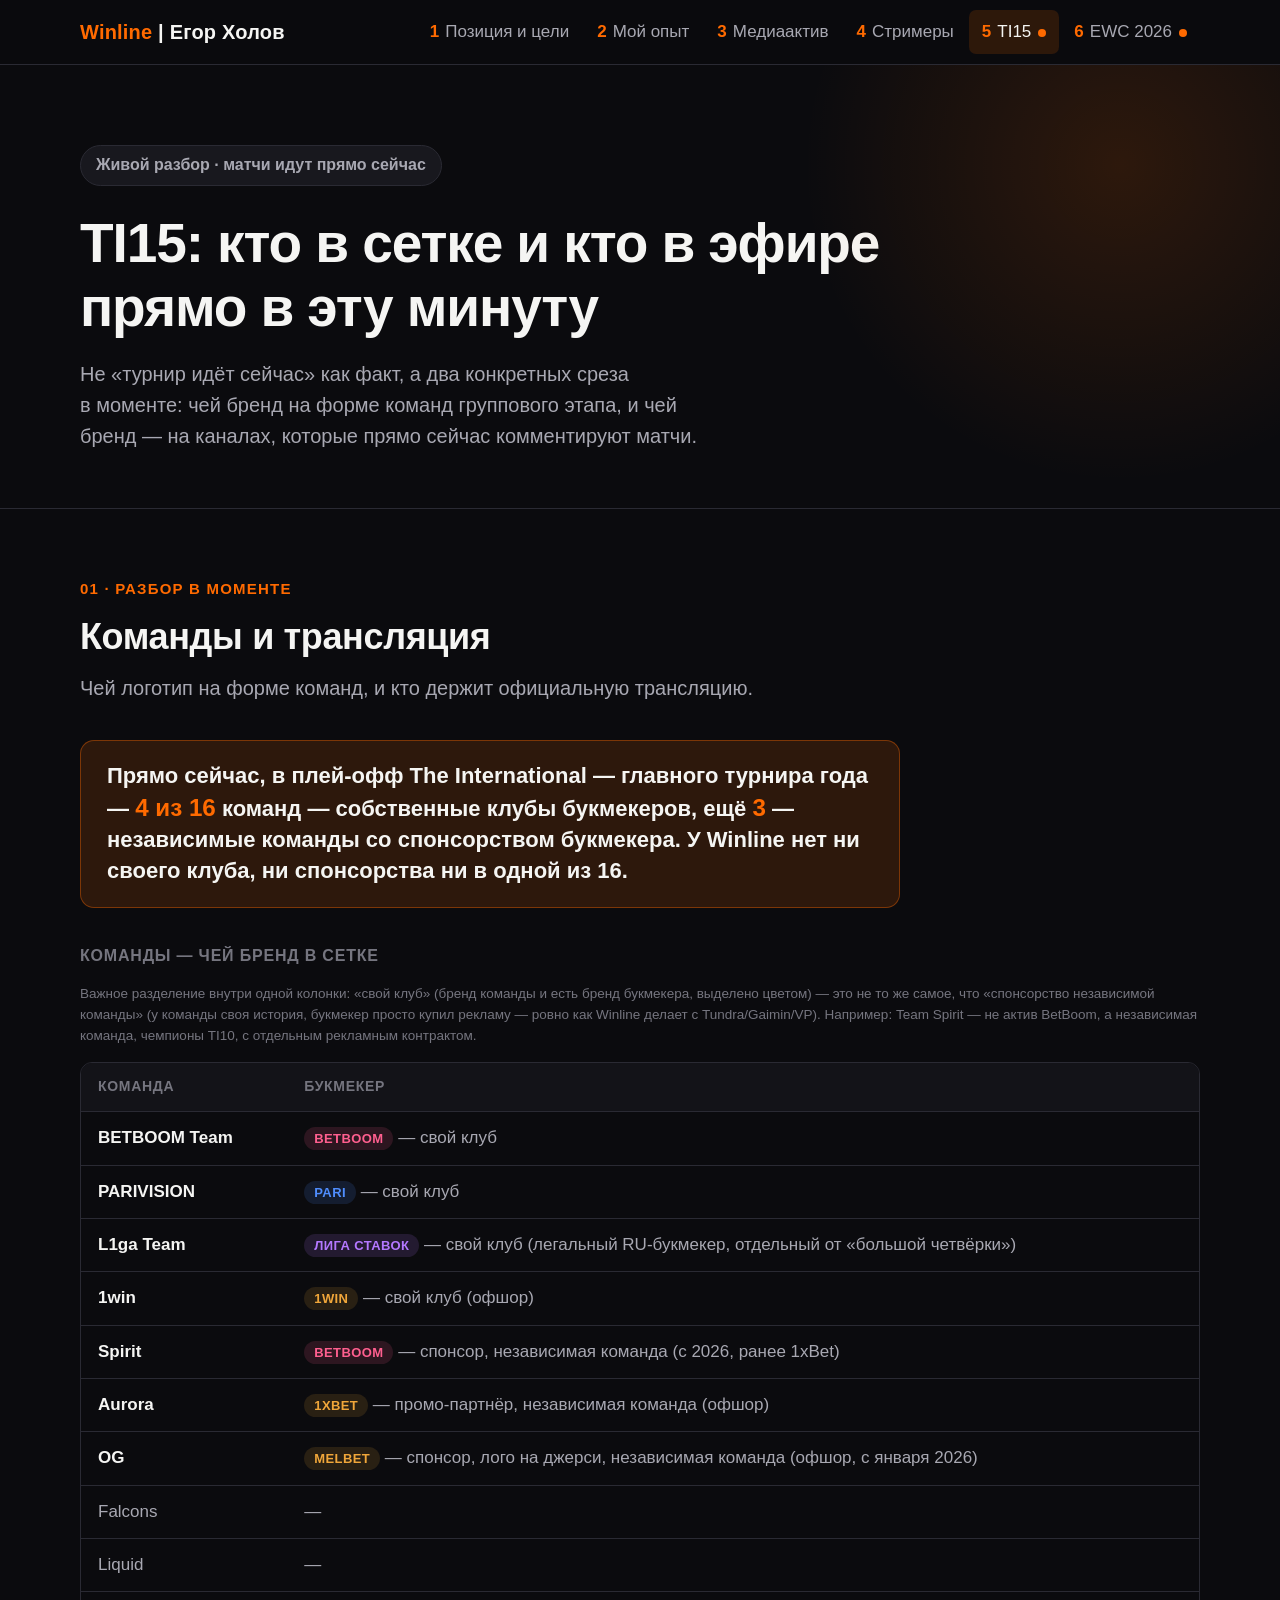
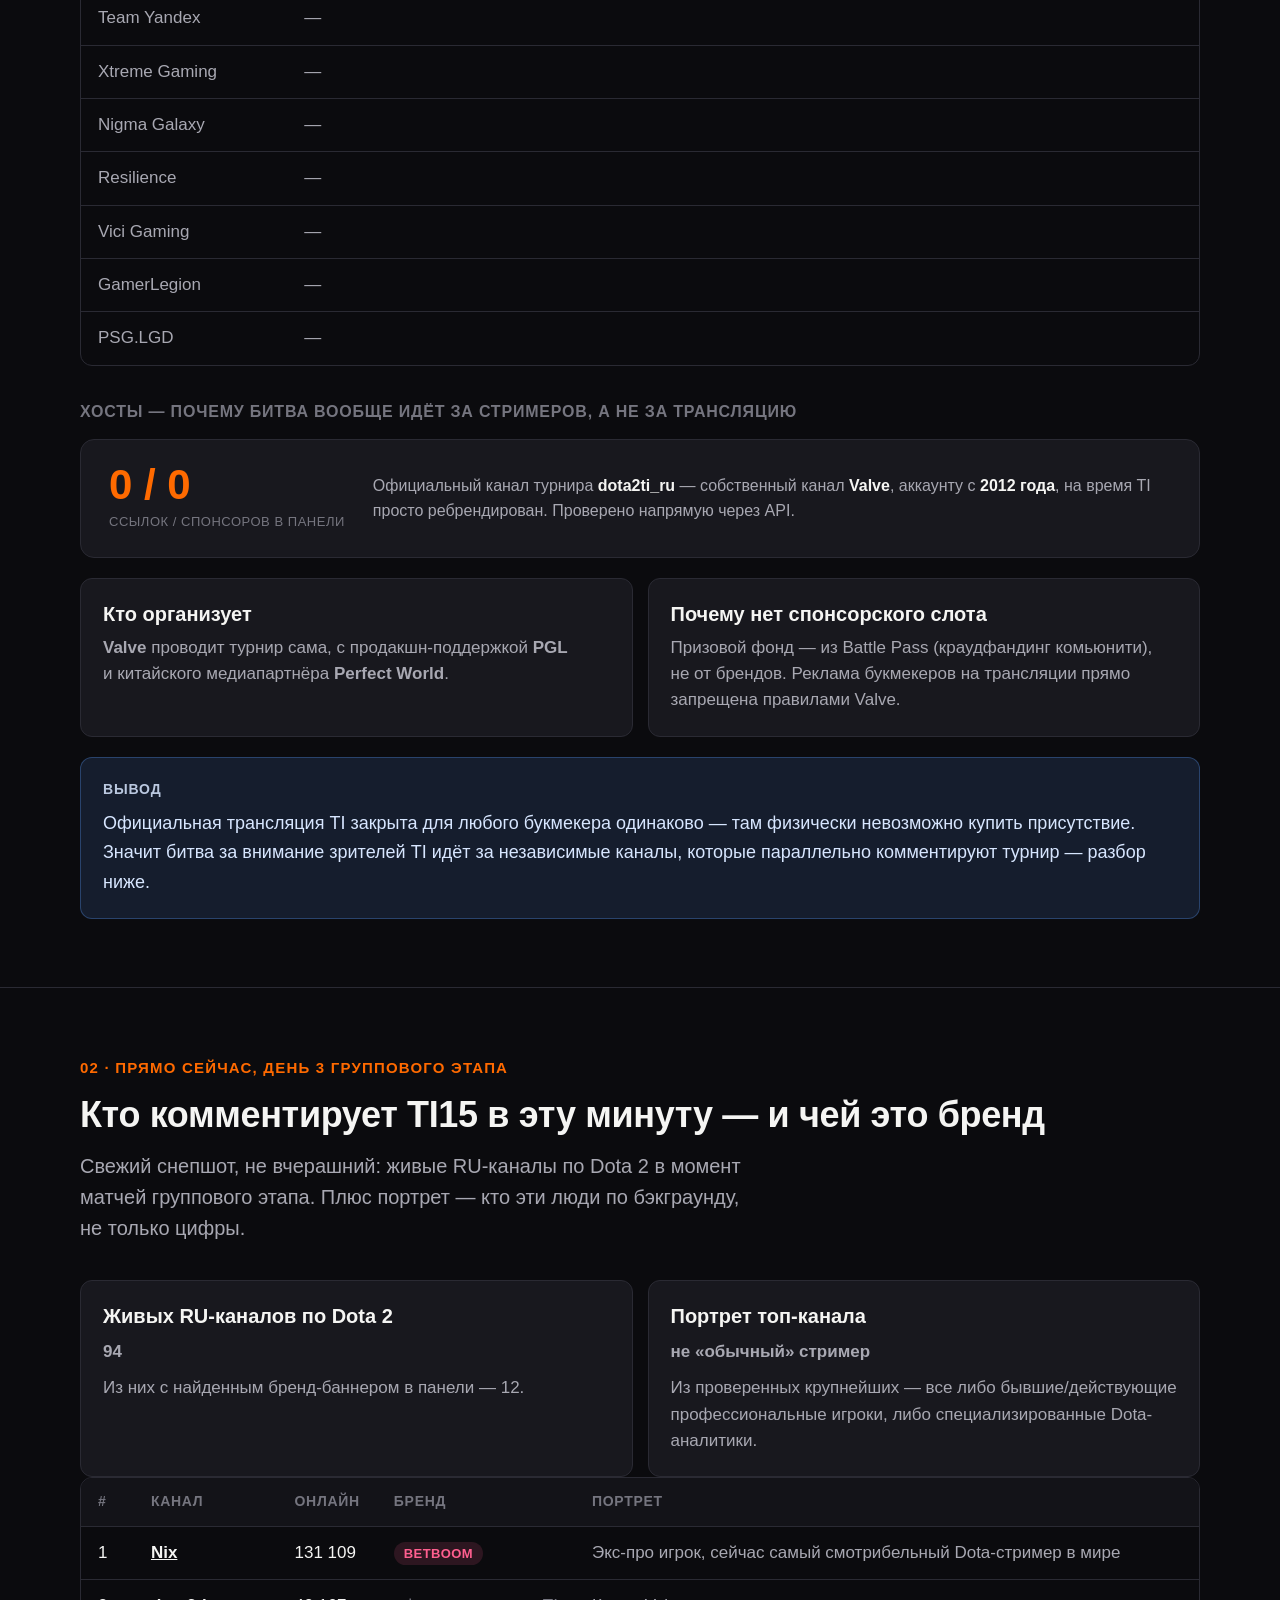
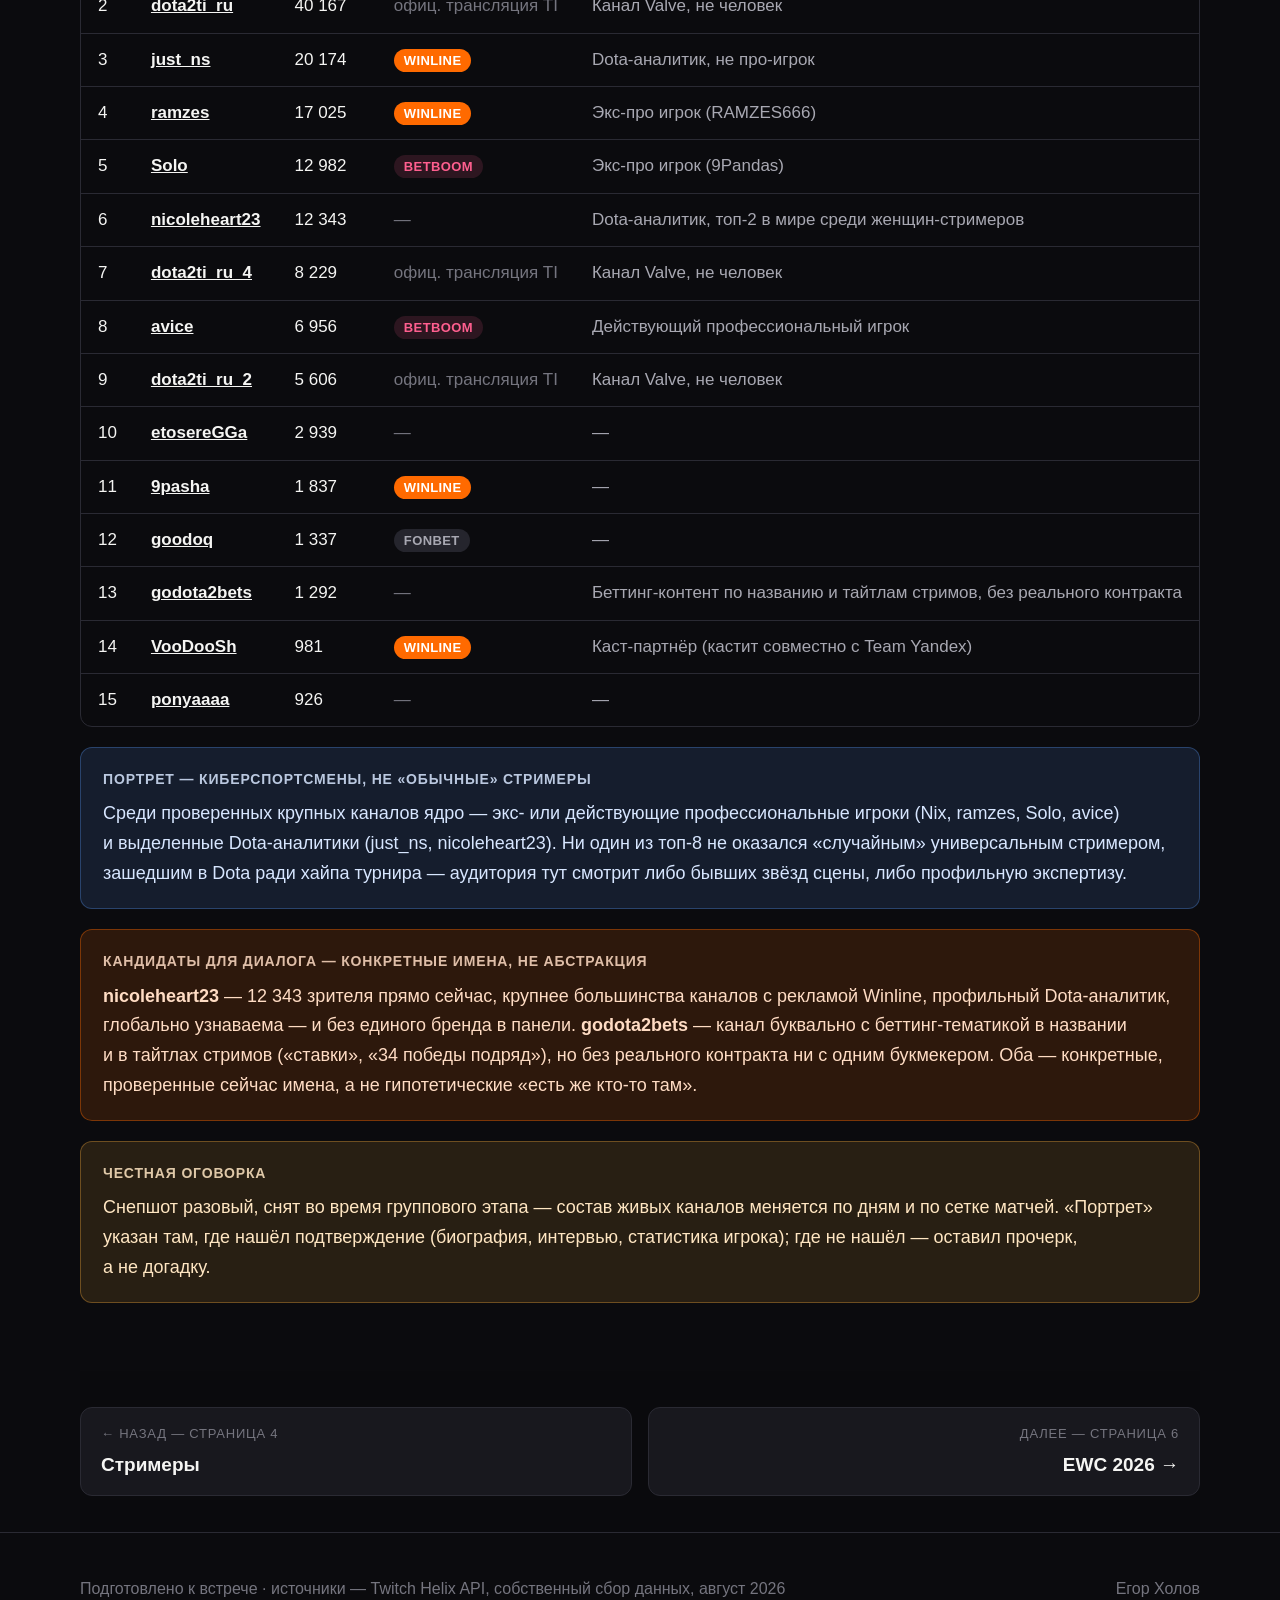
<file: legacy/ti15.html>
<!DOCTYPE html>
<html lang="ru">
<head>
<meta charset="UTF-8">
<meta name="viewport" content="width=device-width, initial-scale=1.0">
<title>Winline Esports — TI15</title>
<link rel="stylesheet" href="../assets/styles.css">
</head>
<body>

<nav>
  <div class="wrap">
    <div class="brand"><span>Winline</span> | Егор Холов</div>
    <div class="navlinks">
      <a href="index.html"><span class="pn">1</span>Позиция и цели</a>
      <a href="experience.html"><span class="pn">2</span>Мой опыт</a>
      <a href="media.html"><span class="pn">3</span>Медиаактив</a>
      <a href="streamers.html"><span class="pn">4</span>Стримеры</a>
      <a href="ti15.html" class="active"><span class="pn">5</span>TI15<span class="live-dot"></span></a>
      <a href="ewc.html"><span class="pn">6</span>EWC 2026<span class="live-dot"></span></a>
    </div>
  </div>
</nav>

<header class="hero">
  <div class="wrap">
    <div class="kicker">Живой разбор · матчи идут прямо сейчас</div>
    <h1>TI15: кто в сетке и кто в эфире прямо в эту минуту</h1>
    <p class="sub">Не «турнир идёт сейчас» как факт, а два конкретных среза в моменте: чей бренд на форме команд группового этапа, и чей бренд — на каналах, которые прямо сейчас комментируют матчи.</p>
  </div>
</header>

<!-- ================= TI2026 ================= -->
<section id="ti15">
  <div class="wrap">
    <div class="eyebrow">01 · Разбор в моменте</div>
    <h2>Команды и трансляция</h2>
    <p class="lede">Чей логотип на форме команд, и кто держит официальную трансляцию.</p>

    <div style="font-size:22px;font-weight:700;color:var(--text);background:var(--accent-soft);border:1px solid var(--accent-border);border-radius:14px;padding:20px 26px;max-width:820px;line-height:1.4;margin-bottom:36px;">Прямо сейчас, в плей-офф The International — главного турнира года — <b style="color:var(--accent);font-size:1.1em">4 из 16</b> команд — собственные клубы букмекеров, ещё <b style="color:var(--accent);font-size:1.1em">3</b> — независимые команды со спонсорством букмекера. У Winline нет ни своего клуба, ни спонсорства ни в одной из 16.</div>

    <div class="subhead">Команды — чей бренд в сетке</div>
    <p style="font-size:13.5px;color:var(--text-faint);margin-bottom:16px">Важное разделение внутри одной колонки: «свой клуб» (бренд команды и есть бренд букмекера, выделено цветом) — это не то же самое, что «спонсорство независимой команды» (у команды своя история, букмекер просто купил рекламу — ровно как Winline делает с Tundra/Gaimin/VP). Например: Team Spirit — не актив BetBoom, а независимая команда, чемпионы TI10, с отдельным рекламным контрактом.</p>
    <div class="tablewrap">
      <table>
        <thead><tr><th>Команда</th><th>Букмекер</th></tr></thead>
        <tbody>
          <tr><td class="strong">BETBOOM Team</td><td><span class="badge betboom">BetBoom</span> — свой клуб</td></tr>
          <tr><td class="strong">PARIVISION</td><td><span class="badge pari">PARI</span> — свой клуб</td></tr>
          <tr><td class="strong">L1ga Team</td><td><span class="badge liga">Лига Ставок</span> — свой клуб (легальный RU-букмекер, отдельный от «большой четвёрки»)</td></tr>
          <tr><td class="strong">1win</td><td><span class="badge warn">1win</span> — свой клуб (офшор)</td></tr>
          <tr><td class="strong">Spirit</td><td><span class="badge betboom">BetBoom</span> — спонсор, независимая команда (с 2026, ранее 1xBet)</td></tr>
          <tr><td class="strong">Aurora</td><td><span class="badge warn">1xBet</span> — промо-партнёр, независимая команда (офшор)</td></tr>
          <tr><td class="strong">OG</td><td><span class="badge warn">Melbet</span> — спонсор, лого на джерси, независимая команда (офшор, с января 2026)</td></tr>
          <tr><td>Falcons</td><td>—</td></tr>
          <tr><td>Liquid</td><td>—</td></tr>
          <tr><td>Team Yandex</td><td>—</td></tr>
          <tr><td>Xtreme Gaming</td><td>—</td></tr>
          <tr><td>Nigma Galaxy</td><td>—</td></tr>
          <tr><td>Resilience</td><td>—</td></tr>
          <tr><td>Vici Gaming</td><td>—</td></tr>
          <tr><td>GamerLegion</td><td>—</td></tr>
          <tr><td>PSG.LGD</td><td>—</td></tr>
        </tbody>
      </table>
    </div>

    <div class="subhead">Хосты — почему битва вообще идёт за стримеров, а не за трансляцию</div>

    <div style="display:flex;align-items:center;gap:28px;background:var(--card);border:1px solid var(--border);border-radius:14px;padding:24px 28px;margin-bottom:20px;flex-wrap:wrap;">
      <div>
        <div style="font-size:42px;font-weight:800;color:var(--accent);line-height:1;">0 / 0</div>
        <div style="font-size:13px;color:var(--text-faint);text-transform:uppercase;letter-spacing:.04em;margin-top:6px;">ссылок / спонсоров в панели</div>
      </div>
      <div style="flex:1;min-width:240px;font-size:16px;color:var(--text-dim);">
        Официальный канал турнира <b style="color:var(--text)">dota2ti_ru</b> — собственный канал <b style="color:var(--text)">Valve</b>, аккаунту с <b style="color:var(--text)">2012 года</b>, на время TI просто ребрендирован. Проверено напрямую через API.
      </div>
    </div>

    <div class="grid" style="grid-template-columns:1fr 1fr">
      <div class="card">
        <h3>Кто организует</h3>
        <p><b>Valve</b> проводит турнир сама, с продакшн-поддержкой <b>PGL</b> и китайского медиапартнёра <b>Perfect World</b>.</p>
      </div>
      <div class="card">
        <h3>Почему нет спонсорского слота</h3>
        <p>Призовой фонд — из Battle Pass (краудфандинг комьюнити), не от брендов. Реклама букмекеров на трансляции прямо запрещена правилами Valve.</p>
      </div>
    </div>
    <div class="callout insight">
      <span class="tag">Вывод</span>
      Официальная трансляция TI закрыта для любого букмекера одинаково — там физически невозможно купить присутствие. Значит битва за внимание зрителей TI идёт за независимые каналы, которые параллельно комментируют турнир — разбор ниже.
    </div>
  </div>
</section>

<!-- ================= LIVE DOTA STREAMERS RIGHT NOW ================= -->
<section id="live-streamers">
  <div class="wrap">
    <div class="eyebrow">02 · Прямо сейчас, день 3 группового этапа</div>
    <h2>Кто комментирует TI15 в эту минуту — и чей это бренд</h2>
    <p class="lede">Свежий снепшот, не вчерашний: живые RU-каналы по Dota 2 в момент матчей группового этапа. Плюс портрет — кто эти люди по бэкграунду, не только цифры.</p>

    <div class="grid" style="grid-template-columns:1fr 1fr">
      <div class="card"><h3>Живых RU-каналов по Dota 2</h3><p class="statpair">94</p><p>Из них с найденным бренд-баннером в панели — 12.</p></div>
      <div class="card"><h3>Портрет топ-канала</h3><p class="statpair">не «обычный» стример</p><p>Из проверенных крупнейших — все либо бывшие/действующие профессиональные игроки, либо специализированные Dota-аналитики.</p></div>
    </div>

    <div class="tablewrap">
      <table>
        <thead><tr><th>#</th><th>Канал</th><th>Онлайн</th><th>Бренд</th><th>Портрет</th></tr></thead>
        <tbody>
          <tr><td class="num">1</td><td class="strong"><a href="https://twitch.tv/nix" target="_blank" rel="noopener">Nix</a></td><td class="num">131 109</td><td><span class="badge betboom">BetBoom</span></td><td>Экс-про игрок, сейчас самый смотрибельный Dota-стример в мире</td></tr>
          <tr><td class="num">2</td><td class="strong"><a href="https://twitch.tv/dota2ti_ru" target="_blank" rel="noopener">dota2ti_ru</a></td><td class="num">40 167</td><td><span style="color:var(--text-faint)">офиц. трансляция TI</span></td><td>Канал Valve, не человек</td></tr>
          <tr><td class="num">3</td><td class="strong"><a href="https://twitch.tv/just_ns" target="_blank" rel="noopener">just_ns</a></td><td class="num">20 174</td><td><span class="badge zero">Winline</span></td><td>Dota-аналитик, не про-игрок</td></tr>
          <tr><td class="num">4</td><td class="strong"><a href="https://twitch.tv/ramzes" target="_blank" rel="noopener">ramzes</a></td><td class="num">17 025</td><td><span class="badge zero">Winline</span></td><td>Экс-про игрок (RAMZES666)</td></tr>
          <tr><td class="num">5</td><td class="strong"><a href="https://twitch.tv/solo" target="_blank" rel="noopener">Solo</a></td><td class="num">12 982</td><td><span class="badge betboom">BetBoom</span></td><td>Экс-про игрок (9Pandas)</td></tr>
          <tr><td class="num">6</td><td class="strong"><a href="https://twitch.tv/nicoleheart23" target="_blank" rel="noopener">nicoleheart23</a></td><td class="num">12 343</td><td><span style="color:var(--text-faint)">—</span></td><td>Dota-аналитик, топ-2 в мире среди женщин-стримеров</td></tr>
          <tr><td class="num">7</td><td class="strong"><a href="https://twitch.tv/dota2ti_ru_4" target="_blank" rel="noopener">dota2ti_ru_4</a></td><td class="num">8 229</td><td><span style="color:var(--text-faint)">офиц. трансляция TI</span></td><td>Канал Valve, не человек</td></tr>
          <tr><td class="num">8</td><td class="strong"><a href="https://twitch.tv/avice" target="_blank" rel="noopener">avice</a></td><td class="num">6 956</td><td><span class="badge betboom">BetBoom</span></td><td>Действующий профессиональный игрок</td></tr>
          <tr><td class="num">9</td><td class="strong"><a href="https://twitch.tv/dota2ti_ru_2" target="_blank" rel="noopener">dota2ti_ru_2</a></td><td class="num">5 606</td><td><span style="color:var(--text-faint)">офиц. трансляция TI</span></td><td>Канал Valve, не человек</td></tr>
          <tr><td class="num">10</td><td class="strong"><a href="https://twitch.tv/etoseregga" target="_blank" rel="noopener">etosereGGa</a></td><td class="num">2 939</td><td><span style="color:var(--text-faint)">—</span></td><td>—</td></tr>
          <tr><td class="num">11</td><td class="strong"><a href="https://twitch.tv/9pasha" target="_blank" rel="noopener">9pasha</a></td><td class="num">1 837</td><td><span class="badge zero">Winline</span></td><td>—</td></tr>
          <tr><td class="num">12</td><td class="strong"><a href="https://twitch.tv/goodoq" target="_blank" rel="noopener">goodoq</a></td><td class="num">1 337</td><td><span class="badge neutral">Fonbet</span></td><td>—</td></tr>
          <tr><td class="num">13</td><td class="strong"><a href="https://twitch.tv/godota2bets" target="_blank" rel="noopener">godota2bets</a></td><td class="num">1 292</td><td><span style="color:var(--text-faint)">—</span></td><td>Беттинг-контент по названию и тайтлам стримов, без реального контракта</td></tr>
          <tr><td class="num">14</td><td class="strong"><a href="https://twitch.tv/voodoosh" target="_blank" rel="noopener">VooDooSh</a></td><td class="num">981</td><td><span class="badge zero">Winline</span></td><td>Каст-партнёр (кастит совместно с Team Yandex)</td></tr>
          <tr><td class="num">15</td><td class="strong"><a href="https://twitch.tv/ponyaaaa" target="_blank" rel="noopener">ponyaaaa</a></td><td class="num">926</td><td><span style="color:var(--text-faint)">—</span></td><td>—</td></tr>
        </tbody>
      </table>
    </div>

    <div class="callout insight">
      <span class="tag">Портрет — киберспортсмены, не «обычные» стримеры</span>
      Среди проверенных крупных каналов ядро — экс- или действующие профессиональные игроки (Nix, ramzes, Solo, avice) и выделенные Dota-аналитики (just_ns, nicoleheart23). Ни один из топ-8 не оказался «случайным» универсальным стримером, зашедшим в Dota ради хайпа турнира — аудитория тут смотрит либо бывших звёзд сцены, либо профильную экспертизу.
    </div>
    <div class="callout question">
      <span class="tag">Кандидаты для диалога — конкретные имена, не абстракция</span>
      <b>nicoleheart23</b> — 12 343 зрителя прямо сейчас, крупнее большинства каналов с рекламой Winline, профильный Dota-аналитик, глобально узнаваема — и без единого бренда в панели. <b>godota2bets</b> — канал буквально с беттинг-тематикой в названии и в тайтлах стримов («ставки», «34 победы подряд»), но без реального контракта ни с одним букмекером. Оба — конкретные, проверенные сейчас имена, а не гипотетические «есть же кто-то там».
    </div>
    <div class="callout flag">
      <span class="tag">Честная оговорка</span>
      Снепшот разовый, снят во время группового этапа — состав живых каналов меняется по дням и по сетке матчей. «Портрет» указан там, где нашёл подтверждение (биография, интервью, статистика игрока); где не нашёл — оставил прочерк, а не догадку.
    </div>
  </div>
</section>

<div class="wrap">
<nav class="pagenav" style="border:none;">
  <a href="streamers.html">
    <span class="lbl">← Назад — страница 4</span>
    <span class="ttl">Стримеры</span>
  </a>
  <a class="next" href="ewc.html">
    <span class="lbl">Далее — страница 6</span>
    <span class="ttl">EWC 2026 →</span>
  </a>
</nav>
</div>

<footer>
  <div class="wrap">
    <div>Подготовлено к встрече · источники — Twitch Helix API, собственный сбор данных, август 2026</div>
    <div>Егор Холов</div>
  </div>
</footer>

</body>
</html>
</file>
<file: assets/styles.css>
:root{
  --bg:#0b0b0e;
  --bg-alt:#131318;
  --card:#18181e;
  --card-hover:#1e1e26;
  --border:#2a2a33;
  --text:#f5f5f3;
  --text-dim:#a8a8b2;
  --text-faint:#75757f;
  --accent:#ff6a00;
  --accent-soft:rgba(255,106,0,0.14);
  --accent-border:rgba(255,106,0,0.38);
  --good:#35c98e;
  --good-soft:rgba(53,201,142,0.12);
  --warn:#f0a63a;
  --warn-soft:rgba(240,166,58,0.13);
  --info:#5b9dff;
  --info-soft:rgba(91,157,255,0.13);
  --betboom:#ff5f8f;
  --betboom-soft:rgba(255,95,143,0.14);
  --pari:#4f8dfd;
  --pari-soft:rgba(79,141,253,0.14);
  --liga:#b478ff;
  --liga-soft:rgba(180,120,255,0.14);
}
*{box-sizing:border-box;margin:0;padding:0;}
html{scroll-behavior:smooth;font-size:118%;}
body{
  background:var(--bg);
  color:var(--text);
  font-family:-apple-system,BlinkMacSystemFont,"Segoe UI",Roboto,"Helvetica Neue",Arial,sans-serif;
  line-height:1.55;
  -webkit-font-smoothing:antialiased;
  font-size:20px;
}
a{color:inherit;}
.wrap{max-width:1180px;margin:0 auto;padding:0 30px;}

/* NAV */
nav{
  position:sticky;top:0;z-index:100;
  background:rgba(11,11,14,0.92);
  backdrop-filter:blur(10px);
  border-bottom:1px solid var(--border);
}
nav .wrap{display:flex;align-items:center;justify-content:space-between;height:64px;flex-wrap:wrap;}
.brand{font-weight:800;font-size:20px;letter-spacing:0.01em;}
.brand span{color:var(--accent);}
.navlinks{display:flex;gap:2px;flex-wrap:wrap;}
.navlinks a{
  font-size:17px;color:var(--text-dim);text-decoration:none;font-weight:500;
  padding:9px 13px;border-radius:7px;transition:.15s;
}
.navlinks a:hover{color:var(--text);background:var(--card-hover);}
.navlinks a.active{color:var(--text);background:var(--accent-soft);}
.navlinks a .pn{color:var(--accent);font-weight:800;margin-right:6px;}
.live-dot{
  display:inline-block;width:8px;height:8px;border-radius:50%;background:var(--accent);
  margin-left:7px;box-shadow:0 0 0 0 var(--accent-soft);animation:livepulse 1.6s infinite;
}
@keyframes livepulse{
  0%{box-shadow:0 0 0 0 rgba(255,106,0,.55);}
  70%{box-shadow:0 0 0 8px rgba(255,106,0,0);}
  100%{box-shadow:0 0 0 0 rgba(255,106,0,0);}
}

/* HERO */
.hero{padding:80px 0 56px;position:relative;overflow:hidden;}
.hero::before{
  content:"";position:absolute;top:-220px;right:-160px;width:640px;height:640px;
  background:radial-gradient(circle,var(--accent-soft) 0%,transparent 70%);
  pointer-events:none;
}
.kicker{
  display:inline-flex;align-items:center;gap:8px;
  background:var(--card);border:1px solid var(--border);
  color:var(--text-dim);padding:7px 15px;border-radius:100px;font-size:16px;font-weight:600;
  margin-bottom:26px;
}
.hero h1{font-size:55px;font-weight:800;letter-spacing:-0.02em;max-width:900px;line-height:1.16;}
.hero .stat-line{
  margin-top:26px;font-size:28px;font-weight:700;color:var(--text);
  background:var(--accent-soft);border:1px solid var(--accent-border);
  border-radius:14px;padding:20px 26px;max-width:820px;line-height:1.42;
}
.hero .stat-line b{color:var(--accent);font-size:1.1em;}
.hero .sub{margin-top:20px;font-size:20px;color:var(--text-dim);max-width:640px;}
.hero .meta{margin-top:32px;display:flex;gap:30px;flex-wrap:wrap;}
.meta-item .k{font-size:14px;text-transform:uppercase;letter-spacing:.06em;color:var(--text-faint);}
.meta-item .v{font-size:18px;margin-top:4px;font-weight:600;}

/* PAGE FOOTER NAV (next/prev page) */
.pagenav{display:flex;justify-content:space-between;gap:16px;padding:36px 0;border-top:1px solid var(--border);flex-wrap:wrap;}
.pagenav a{
  display:flex;flex-direction:column;gap:5px;text-decoration:none;padding:16px 20px;
  border:1px solid var(--border);border-radius:12px;background:var(--card);flex:1;min-width:220px;transition:.15s;
}
.pagenav a:hover{background:var(--card-hover);border-color:#37373f;}
.pagenav a.next{text-align:right;align-items:flex-end;}
.pagenav .lbl{font-size:13px;text-transform:uppercase;letter-spacing:.06em;color:var(--text-faint);}
.pagenav .ttl{font-size:19px;font-weight:700;color:var(--text);}

/* SECTION generic */
section{padding:68px 0;border-top:1px solid var(--border);}
.eyebrow{font-size:15px;text-transform:uppercase;letter-spacing:.08em;color:var(--accent);font-weight:800;margin-bottom:13px;}
h2{font-size:36px;font-weight:800;letter-spacing:-0.01em;margin-bottom:14px;line-height:1.25;}
.lede{color:var(--text-dim);font-size:20px;max-width:720px;margin-bottom:36px;}

/* CARDS */
.grid{display:grid;grid-template-columns:repeat(auto-fit,minmax(260px,1fr));gap:15px;}
.card{
  background:var(--card);border:1px solid var(--border);border-radius:12px;
  padding:22px;transition:.15s;
}
.card:hover{background:var(--card-hover);border-color:#37373f;}
.card .top{display:flex;justify-content:space-between;align-items:flex-start;gap:10px;margin-bottom:13px;}
.card h3{font-size:20px;font-weight:700;margin-bottom:8px;line-height:1.3;}
.card p{font-size:17px;color:var(--text-dim);}
.card .disc{font-size:14px;color:var(--text-faint);margin-top:9px;text-transform:uppercase;letter-spacing:.04em;}
.card .verdict{font-size:16px;color:var(--text);font-weight:600;margin-top:10px;padding-top:10px;border-top:1px solid var(--border);}

.badge{font-size:13px;font-weight:700;padding:4px 10px;border-radius:100px;white-space:nowrap;text-transform:uppercase;letter-spacing:.03em;}
.badge.good{background:var(--good-soft);color:var(--good);}
.badge.warn{background:var(--warn-soft);color:var(--warn);}
.badge.info{background:var(--info-soft);color:var(--info);}
.badge.neutral{background:#25252d;color:var(--text-dim);}
.badge.betboom{background:var(--betboom-soft);color:var(--betboom);}
.badge.pari{background:var(--pari-soft);color:var(--pari);}
.badge.liga{background:var(--liga-soft);color:var(--liga);}
.badge.zero{background:var(--accent);color:#fff;}

/* CALLOUTS */
.callout{border-radius:12px;padding:20px 22px;font-size:18px;margin-top:20px;border:1px solid;line-height:1.65;}
.callout b{font-weight:700;}
.callout.insight{background:var(--info-soft);border-color:rgba(91,157,255,0.3);color:#d7e6ff;}
.callout.flag{background:var(--warn-soft);border-color:rgba(240,166,58,0.35);color:#ffe6c2;}
.callout.question{background:var(--accent-soft);border-color:var(--accent-border);color:#ffdcc4;}
.callout.good{background:var(--good-soft);border-color:rgba(53,201,142,0.3);color:#c9f5e4;}
.callout .tag{display:block;font-size:14px;text-transform:uppercase;letter-spacing:.06em;font-weight:800;margin-bottom:8px;opacity:.85;}

/* TABLE */
.tablewrap{overflow-x:auto;border:1px solid var(--border);border-radius:12px;}
table{width:100%;border-collapse:collapse;font-size:17px;min-width:640px;}
th,td{text-align:left;padding:13px 17px;border-bottom:1px solid var(--border);white-space:nowrap;}
th{background:var(--bg-alt);color:var(--text-faint);font-size:14px;text-transform:uppercase;letter-spacing:.05em;font-weight:700;}
td{color:var(--text-dim);}
td.strong{color:var(--text);font-weight:600;}
tr:last-child td{border-bottom:none;}
tbody tr:hover td{background:var(--card-hover);}
td.num{font-variant-numeric:tabular-nums;color:var(--text);}

/* BAR CHART */
.barchart{margin-top:26px;display:flex;flex-direction:column;gap:16px;}
.bar-row .bar-label{display:flex;justify-content:space-between;font-size:17px;margin-bottom:6px;}
.bar-row .bar-label .name{font-weight:700;color:var(--text);}
.bar-row .bar-label .val{font-variant-numeric:tabular-nums;color:var(--text-dim);}
.bar-track{height:14px;background:var(--bg-alt);border-radius:8px;overflow:hidden;border:1px solid var(--border);}
.bar-fill{height:100%;border-radius:8px;background:linear-gradient(90deg,var(--accent),#ff9142);}
.bar-fill.dim{background:linear-gradient(90deg,#4a4a54,#5c5c68);}
.bar-fill.good{background:linear-gradient(90deg,var(--good),#5fe0b5);}

.subhead{font-size:16px;font-weight:700;text-transform:uppercase;letter-spacing:.05em;color:var(--text-faint);margin:34px 0 15px;}
.subhead:first-child{margin-top:0;}

/* GAME FILTER TOGGLE */
.gamefilter{display:flex;gap:10px;margin-bottom:22px;}
.gamefilter button{
  font-family:inherit;font-size:17px;font-weight:700;cursor:pointer;
  padding:12px 24px;border-radius:10px;border:1px solid var(--border);
  background:var(--card);color:var(--text-dim);transition:.15s;
}
.gamefilter button:hover{background:var(--card-hover);}
.gamefilter button.active{background:var(--accent);border-color:var(--accent);color:#fff;}
.gamepanel{display:none;}
.gamepanel.active{display:block;}
tbody tr.dim-row td{color:var(--text-faint);}

/* QUESTIONS / NUMBERED LISTS */
.qlist{list-style:none;counter-reset:q;}
.qlist li{counter-increment:q;position:relative;padding:20px 0 20px 48px;border-bottom:1px solid var(--border);}
.qlist li:last-child{border-bottom:none;}
.qlist li::before{
  content:counter(q);position:absolute;left:0;top:18px;width:30px;height:30px;border-radius:8px;
  background:var(--accent-soft);color:var(--accent);font-weight:800;font-size:17px;
  display:flex;align-items:center;justify-content:center;
}
.qlist .qtext{font-size:20px;font-weight:700;margin-bottom:6px;line-height:1.3;}
.qlist .qwhy{font-size:17px;color:var(--text-dim);}

footer{padding:44px 0 64px;color:var(--text-faint);font-size:16px;border-top:1px solid var(--border);}
footer .wrap{display:flex;justify-content:space-between;flex-wrap:wrap;gap:10px;}

/* STAT PAIR */
.statpair{font-size:26px;font-weight:800;margin:10px 0;}

/* CAREER TIMELINE */
.career-timeline{display:flex;gap:0;margin:8px 0 12px;flex-wrap:wrap;border-top:2px solid var(--border);padding-top:26px;position:relative;}
.career-node{flex:1;min-width:230px;position:relative;padding-right:24px;}
.career-node::before{
  content:'';position:absolute;top:-32px;left:0;width:12px;height:12px;border-radius:50%;
  background:var(--bg);border:3px solid var(--border);
}
.career-node.now::before{border-color:var(--accent);}
.career-node .years{font-size:14.5px;color:var(--text-faint);text-transform:uppercase;letter-spacing:.06em;font-weight:700;}
.career-node h3{margin:8px 0 4px;font-size:22px;}
.career-node .role{font-size:15.5px;color:var(--text-dim);margin-bottom:12px;}
.career-node .stats{display:flex;flex-wrap:wrap;gap:8px 18px;margin-bottom:12px;}
.career-node .stats div{font-size:15px;}
.career-node .stats b{display:block;font-size:21px;color:var(--accent);font-weight:800;}
.career-node .highlight{font-size:16px;color:var(--text);background:var(--card);border:1px solid var(--border);border-radius:8px;padding:10px 12px;}

/* FACTOID / PULL-QUOTE */
.factoid{border-left:3px solid var(--accent);padding:6px 22px;margin:22px 0;}
.factoid .num{font-size:34px;font-weight:800;color:var(--accent);display:block;line-height:1.15;}
.factoid .label{font-size:15.5px;color:var(--text-dim);margin-top:2px;}

/* GROWTH CHART (before/after bars) */
.growth{display:flex;align-items:flex-end;gap:22px;margin:26px 0 8px;}
.growth-bar{display:flex;flex-direction:column;align-items:center;gap:9px;}
.growth-bar .bar{width:70px;border-radius:6px 6px 3px 3px;background:linear-gradient(180deg,var(--accent),#ff9142);}
.growth-bar.dim .bar{background:var(--border);}
.growth-bar .val{font-weight:800;font-size:17px;color:var(--text);}
.growth-bar .cap{font-size:12.5px;color:var(--text-faint);text-transform:uppercase;letter-spacing:.04em;}
.growth-arrow{align-self:center;color:var(--text-faint);font-size:26px;padding-bottom:34px;}

.growth.mini{gap:10px;margin:10px 0 2px;}
.growth.mini .growth-bar .bar{width:30px;border-radius:4px 4px 2px 2px;}
.growth.mini .growth-bar .val{font-size:13px;}
.growth.mini .growth-bar .cap{font-size:10.5px;}
.growth.mini .growth-arrow{font-size:16px;padding-bottom:16px;}
.growth.mini .growth-callout{font-size:20px;font-weight:800;color:var(--accent);align-self:center;}

/* COLLAPSIBLE */
details.expand{border:1px solid var(--border);border-radius:12px;margin-top:18px;background:var(--card);overflow:hidden;}
details.expand summary{
  cursor:pointer;padding:16px 20px;font-weight:700;font-size:15.5px;list-style:none;
  display:flex;justify-content:space-between;align-items:center;color:var(--text);
}
details.expand summary::-webkit-details-marker{display:none;}
details.expand summary .toggle-ico{color:var(--accent);font-size:20px;font-weight:800;flex-shrink:0;margin-left:12px;}
details.expand[open] summary .toggle-ico{transform:rotate(45deg);}
details.expand .expand-body{padding:2px 20px 20px;}

/* HORIZONTAL LIST ROWS (alternative to card grid) */
.list-rows{display:flex;flex-direction:column;border-top:1px solid var(--border);}
.list-row{display:flex;gap:28px;padding:24px 0;border-bottom:1px solid var(--border);align-items:flex-start;}
.list-row .list-num{font-size:14px;color:var(--accent);font-weight:800;min-width:26px;padding-top:2px;flex-shrink:0;}
.list-row h3{font-size:18px;min-width:280px;max-width:280px;flex-shrink:0;line-height:1.3;}
.list-row p{font-size:15.5px;color:var(--text-dim);flex:1;}

/* ASYMMETRIC TILE GRID (big + small mixed) */
.tile-grid{display:grid;grid-template-columns:repeat(6,1fr);gap:15px;}
.tile-grid .card{grid-column:span 3;}

.tile-row{display:flex;gap:15px;flex-wrap:wrap;margin-top:15px;}
.tile-row .card.tile-sm{flex:0 1 280px;padding:20px;}
.tile-row .card.tile-sm h3{font-size:17px;}
.tile-row .card.tile-sm p{font-size:15px;}

@media(max-width:820px){
  .tile-grid .card{grid-column:span 6;}
  .tile-row .card.tile-sm{flex:1 1 220px;}
  .list-row{flex-wrap:wrap;gap:8px;}
  .list-row h3{min-width:auto;max-width:none;}
}

/* SIDEBAR-NAV TOPIC LAYOUT (media.html) */
.topic-layout{display:flex;gap:48px;max-width:1180px;margin:0 auto;padding:0 30px;align-items:flex-start;}
.topic-sidebar{position:sticky;top:84px;width:196px;flex-shrink:0;padding:32px 0;max-height:calc(100vh - 84px);overflow-y:auto;}
.topic-sidebar a{display:block;padding:10px 14px;border-radius:8px;color:var(--text-dim);text-decoration:none;font-size:15px;font-weight:600;border-left:2px solid transparent;margin-bottom:2px;transition:.15s;}
.topic-sidebar a:hover{color:var(--text);background:var(--card-hover);}
.topic-sidebar a.active{color:var(--accent);border-left-color:var(--accent);background:var(--accent-soft);}
.topic-content{flex:1;min-width:0;}
.topic-content .topic-section{padding:56px 0;border-top:1px dashed var(--border);}
.topic-content .topic-section:first-child{padding-top:0;border-top:none;}

@media(max-width:960px){
  .topic-layout{flex-direction:column;gap:0;}
  .topic-sidebar{position:sticky;top:64px;width:100%;max-height:none;display:flex;overflow-x:auto;gap:4px;padding:12px 0;border-bottom:1px solid var(--border);background:var(--bg);z-index:50;}
  .topic-sidebar a{white-space:nowrap;margin-bottom:0;border-left:none;border-bottom:2px solid transparent;border-radius:0;}
  .topic-sidebar a.active{border-left-color:transparent;border-bottom-color:var(--accent);}
}

@media(max-width:640px){
  .career-timeline{flex-direction:column;gap:28px;}
  .career-node{padding-right:0;}
  html{font-size:127%;}
  .hero h1{font-size:38px;}
  .hero .stat-line{font-size:22px;}
  nav .wrap{height:auto;flex-direction:column;align-items:flex-start;padding:10px 20px;gap:6px;}
  .navlinks{gap:0;}
  .grid{grid-template-columns:1fr;}
  .pagenav a.next{text-align:left;align-items:flex-start;}
}
</file>
<file: styles.css>
:root{
  --bg:#0b0b0e;
  --bg-alt:#131318;
  --card:#18181e;
  --card-hover:#1e1e26;
  --border:#2a2a33;
  --text:#f5f5f3;
  --text-dim:#a8a8b2;
  --text-faint:#75757f;
  --accent:#ff6a00;
  --accent-soft:rgba(255,106,0,0.14);
  --accent-border:rgba(255,106,0,0.38);
  --good:#35c98e;
  --good-soft:rgba(53,201,142,0.12);
  --warn:#f0a63a;
  --warn-soft:rgba(240,166,58,0.13);
  --info:#5b9dff;
  --info-soft:rgba(91,157,255,0.13);
  --betboom:#ff5f8f;
  --betboom-soft:rgba(255,95,143,0.14);
  --pari:#4f8dfd;
  --pari-soft:rgba(79,141,253,0.14);
  --liga:#b478ff;
  --liga-soft:rgba(180,120,255,0.14);
}
*{box-sizing:border-box;margin:0;padding:0;}
html{scroll-behavior:smooth;font-size:118%;}
body{
  background:var(--bg);
  color:var(--text);
  font-family:-apple-system,BlinkMacSystemFont,"Segoe UI",Roboto,"Helvetica Neue",Arial,sans-serif;
  line-height:1.55;
  -webkit-font-smoothing:antialiased;
  font-size:20px;
}
a{color:inherit;}
.wrap{max-width:1180px;margin:0 auto;padding:0 30px;}

/* NAV */
nav{
  position:sticky;top:0;z-index:100;
  background:rgba(11,11,14,0.92);
  backdrop-filter:blur(10px);
  border-bottom:1px solid var(--border);
}
nav .wrap{display:flex;align-items:center;justify-content:space-between;height:64px;flex-wrap:wrap;}
.brand{font-weight:800;font-size:20px;letter-spacing:0.01em;}
.brand span{color:var(--accent);}
.navlinks{display:flex;gap:2px;flex-wrap:wrap;}
.navlinks a{
  font-size:17px;color:var(--text-dim);text-decoration:none;font-weight:500;
  padding:9px 13px;border-radius:7px;transition:.15s;
}
.navlinks a:hover{color:var(--text);background:var(--card-hover);}
.navlinks a.active{color:var(--text);background:var(--accent-soft);}
.navlinks a .pn{color:var(--accent);font-weight:800;margin-right:6px;}
.live-dot{
  display:inline-block;width:8px;height:8px;border-radius:50%;background:var(--accent);
  margin-left:7px;box-shadow:0 0 0 0 var(--accent-soft);animation:livepulse 1.6s infinite;
}
@keyframes livepulse{
  0%{box-shadow:0 0 0 0 rgba(255,106,0,.55);}
  70%{box-shadow:0 0 0 8px rgba(255,106,0,0);}
  100%{box-shadow:0 0 0 0 rgba(255,106,0,0);}
}

/* HERO */
.hero{padding:80px 0 56px;position:relative;overflow:hidden;}
.hero::before{
  content:"";position:absolute;top:-220px;right:-160px;width:640px;height:640px;
  background:radial-gradient(circle,var(--accent-soft) 0%,transparent 70%);
  pointer-events:none;
}
.kicker{
  display:inline-flex;align-items:center;gap:8px;
  background:var(--card);border:1px solid var(--border);
  color:var(--text-dim);padding:7px 15px;border-radius:100px;font-size:16px;font-weight:600;
  margin-bottom:26px;
}
.hero h1{font-size:55px;font-weight:800;letter-spacing:-0.02em;max-width:900px;line-height:1.16;}
.hero .stat-line{
  margin-top:26px;font-size:28px;font-weight:700;color:var(--text);
  background:var(--accent-soft);border:1px solid var(--accent-border);
  border-radius:14px;padding:20px 26px;max-width:820px;line-height:1.42;
}
.hero .stat-line b{color:var(--accent);font-size:1.1em;}
.hero .sub{margin-top:20px;font-size:20px;color:var(--text-dim);max-width:640px;}
.hero .meta{margin-top:32px;display:flex;gap:30px;flex-wrap:wrap;}
.meta-item .k{font-size:14px;text-transform:uppercase;letter-spacing:.06em;color:var(--text-faint);}
.meta-item .v{font-size:18px;margin-top:4px;font-weight:600;}

/* PAGE FOOTER NAV (next/prev page) */
.pagenav{display:flex;justify-content:space-between;gap:16px;padding:36px 0;border-top:1px solid var(--border);flex-wrap:wrap;}
.pagenav a{
  display:flex;flex-direction:column;gap:5px;text-decoration:none;padding:16px 20px;
  border:1px solid var(--border);border-radius:12px;background:var(--card);flex:1;min-width:220px;transition:.15s;
}
.pagenav a:hover{background:var(--card-hover);border-color:#37373f;}
.pagenav a.next{text-align:right;align-items:flex-end;}
.pagenav .lbl{font-size:13px;text-transform:uppercase;letter-spacing:.06em;color:var(--text-faint);}
.pagenav .ttl{font-size:19px;font-weight:700;color:var(--text);}

/* SECTION generic */
section{padding:68px 0;border-top:1px solid var(--border);}
.eyebrow{font-size:15px;text-transform:uppercase;letter-spacing:.08em;color:var(--accent);font-weight:800;margin-bottom:13px;}
h2{font-size:36px;font-weight:800;letter-spacing:-0.01em;margin-bottom:14px;line-height:1.25;}
.lede{color:var(--text-dim);font-size:20px;max-width:720px;margin-bottom:36px;}

/* CARDS */
.grid{display:grid;grid-template-columns:repeat(auto-fit,minmax(260px,1fr));gap:15px;}
.card{
  background:var(--card);border:1px solid var(--border);border-radius:12px;
  padding:22px;transition:.15s;
}
.card:hover{background:var(--card-hover);border-color:#37373f;}
.card .top{display:flex;justify-content:space-between;align-items:flex-start;gap:10px;margin-bottom:13px;}
.card h3{font-size:20px;font-weight:700;margin-bottom:8px;line-height:1.3;}
.card p{font-size:17px;color:var(--text-dim);}
.card .disc{font-size:14px;color:var(--text-faint);margin-top:9px;text-transform:uppercase;letter-spacing:.04em;}
.card .verdict{font-size:16px;color:var(--text);font-weight:600;margin-top:10px;padding-top:10px;border-top:1px solid var(--border);}

.badge{font-size:13px;font-weight:700;padding:4px 10px;border-radius:100px;white-space:nowrap;text-transform:uppercase;letter-spacing:.03em;}
.badge.good{background:var(--good-soft);color:var(--good);}
.badge.warn{background:var(--warn-soft);color:var(--warn);}
.badge.info{background:var(--info-soft);color:var(--info);}
.badge.neutral{background:#25252d;color:var(--text-dim);}
.badge.betboom{background:var(--betboom-soft);color:var(--betboom);}
.badge.pari{background:var(--pari-soft);color:var(--pari);}
.badge.liga{background:var(--liga-soft);color:var(--liga);}
.badge.zero{background:var(--accent);color:#fff;}

/* CALLOUTS */
.callout{border-radius:12px;padding:20px 22px;font-size:18px;margin-top:20px;border:1px solid;line-height:1.65;}
.callout b{font-weight:700;}
.callout.insight{background:var(--info-soft);border-color:rgba(91,157,255,0.3);color:#d7e6ff;}
.callout.flag{background:var(--warn-soft);border-color:rgba(240,166,58,0.35);color:#ffe6c2;}
.callout.question{background:var(--accent-soft);border-color:var(--accent-border);color:#ffdcc4;}
.callout.good{background:var(--good-soft);border-color:rgba(53,201,142,0.3);color:#c9f5e4;}
.callout .tag{display:block;font-size:14px;text-transform:uppercase;letter-spacing:.06em;font-weight:800;margin-bottom:8px;opacity:.85;}

/* TABLE */
.tablewrap{overflow-x:auto;border:1px solid var(--border);border-radius:12px;}
table{width:100%;border-collapse:collapse;font-size:17px;min-width:640px;}
th,td{text-align:left;padding:13px 17px;border-bottom:1px solid var(--border);white-space:nowrap;}
th{background:var(--bg-alt);color:var(--text-faint);font-size:14px;text-transform:uppercase;letter-spacing:.05em;font-weight:700;}
td{color:var(--text-dim);}
td.strong{color:var(--text);font-weight:600;}
tr:last-child td{border-bottom:none;}
tbody tr:hover td{background:var(--card-hover);}
td.num{font-variant-numeric:tabular-nums;color:var(--text);}

/* BAR CHART */
.barchart{margin-top:26px;display:flex;flex-direction:column;gap:16px;}
.bar-row .bar-label{display:flex;justify-content:space-between;font-size:17px;margin-bottom:6px;}
.bar-row .bar-label .name{font-weight:700;color:var(--text);}
.bar-row .bar-label .val{font-variant-numeric:tabular-nums;color:var(--text-dim);}
.bar-track{height:14px;background:var(--bg-alt);border-radius:8px;overflow:hidden;border:1px solid var(--border);}
.bar-fill{height:100%;border-radius:8px;background:linear-gradient(90deg,var(--accent),#ff9142);}
.bar-fill.dim{background:linear-gradient(90deg,#4a4a54,#5c5c68);}
.bar-fill.good{background:linear-gradient(90deg,var(--good),#5fe0b5);}

.subhead{font-size:16px;font-weight:700;text-transform:uppercase;letter-spacing:.05em;color:var(--text-faint);margin:34px 0 15px;}
.subhead:first-child{margin-top:0;}

/* GAME FILTER TOGGLE */
.gamefilter{display:flex;gap:10px;margin-bottom:22px;}
.gamefilter button{
  font-family:inherit;font-size:17px;font-weight:700;cursor:pointer;
  padding:12px 24px;border-radius:10px;border:1px solid var(--border);
  background:var(--card);color:var(--text-dim);transition:.15s;
}
.gamefilter button:hover{background:var(--card-hover);}
.gamefilter button.active{background:var(--accent);border-color:var(--accent);color:#fff;}
.gamepanel{display:none;}
.gamepanel.active{display:block;}
tbody tr.dim-row td{color:var(--text-faint);}

/* QUESTIONS / NUMBERED LISTS */
.qlist{list-style:none;counter-reset:q;}
.qlist li{counter-increment:q;position:relative;padding:20px 0 20px 48px;border-bottom:1px solid var(--border);}
.qlist li:last-child{border-bottom:none;}
.qlist li::before{
  content:counter(q);position:absolute;left:0;top:18px;width:30px;height:30px;border-radius:8px;
  background:var(--accent-soft);color:var(--accent);font-weight:800;font-size:17px;
  display:flex;align-items:center;justify-content:center;
}
.qlist .qtext{font-size:20px;font-weight:700;margin-bottom:6px;line-height:1.3;}
.qlist .qwhy{font-size:17px;color:var(--text-dim);}

footer{padding:44px 0 64px;color:var(--text-faint);font-size:16px;border-top:1px solid var(--border);}
footer .wrap{display:flex;justify-content:space-between;flex-wrap:wrap;gap:10px;}

/* STAT PAIR */
.statpair{font-size:26px;font-weight:800;margin:10px 0;}

/* CAREER TIMELINE */
.career-timeline{display:flex;gap:0;margin:8px 0 12px;flex-wrap:wrap;border-top:2px solid var(--border);padding-top:26px;position:relative;}
.career-node{flex:1;min-width:230px;position:relative;padding-right:24px;}
.career-node::before{
  content:'';position:absolute;top:-32px;left:0;width:12px;height:12px;border-radius:50%;
  background:var(--bg);border:3px solid var(--border);
}
.career-node.now::before{border-color:var(--accent);}
.career-node .years{font-size:14.5px;color:var(--text-faint);text-transform:uppercase;letter-spacing:.06em;font-weight:700;}
.career-node h3{margin:8px 0 4px;font-size:22px;}
.career-node .role{font-size:15.5px;color:var(--text-dim);margin-bottom:12px;}
.career-node .stats{display:flex;flex-wrap:wrap;gap:8px 18px;margin-bottom:12px;}
.career-node .stats div{font-size:15px;}
.career-node .stats b{display:block;font-size:21px;color:var(--accent);font-weight:800;}
.career-node .highlight{font-size:16px;color:var(--text);background:var(--card);border:1px solid var(--border);border-radius:8px;padding:10px 12px;}

/* FACTOID / PULL-QUOTE */
.factoid{border-left:3px solid var(--accent);padding:6px 22px;margin:22px 0;}
.factoid .num{font-size:34px;font-weight:800;color:var(--accent);display:block;line-height:1.15;}
.factoid .label{font-size:15.5px;color:var(--text-dim);margin-top:2px;}

/* GROWTH CHART (before/after bars) */
.growth{display:flex;align-items:flex-end;gap:22px;margin:26px 0 8px;}
.growth-bar{display:flex;flex-direction:column;align-items:center;gap:9px;}
.growth-bar .bar{width:70px;border-radius:6px 6px 3px 3px;background:linear-gradient(180deg,var(--accent),#ff9142);}
.growth-bar.dim .bar{background:var(--border);}
.growth-bar .val{font-weight:800;font-size:17px;color:var(--text);}
.growth-bar .cap{font-size:12.5px;color:var(--text-faint);text-transform:uppercase;letter-spacing:.04em;}
.growth-arrow{align-self:center;color:var(--text-faint);font-size:26px;padding-bottom:34px;}

.growth.mini{gap:10px;margin:10px 0 2px;}
.growth.mini .growth-bar .bar{width:30px;border-radius:4px 4px 2px 2px;}
.growth.mini .growth-bar .val{font-size:13px;}
.growth.mini .growth-bar .cap{font-size:10.5px;}
.growth.mini .growth-arrow{font-size:16px;padding-bottom:16px;}
.growth.mini .growth-callout{font-size:20px;font-weight:800;color:var(--accent);align-self:center;}

/* COLLAPSIBLE */
details.expand{border:1px solid var(--border);border-radius:12px;margin-top:18px;background:var(--card);overflow:hidden;}
details.expand summary{
  cursor:pointer;padding:16px 20px;font-weight:700;font-size:15.5px;list-style:none;
  display:flex;justify-content:space-between;align-items:center;color:var(--text);
}
details.expand summary::-webkit-details-marker{display:none;}
details.expand summary .toggle-ico{color:var(--accent);font-size:20px;font-weight:800;flex-shrink:0;margin-left:12px;}
details.expand[open] summary .toggle-ico{transform:rotate(45deg);}
details.expand .expand-body{padding:2px 20px 20px;}

/* HORIZONTAL LIST ROWS (alternative to card grid) */
.list-rows{display:flex;flex-direction:column;border-top:1px solid var(--border);}
.list-row{display:flex;gap:28px;padding:24px 0;border-bottom:1px solid var(--border);align-items:flex-start;}
.list-row .list-num{font-size:14px;color:var(--accent);font-weight:800;min-width:26px;padding-top:2px;flex-shrink:0;}
.list-row h3{font-size:18px;min-width:280px;max-width:280px;flex-shrink:0;line-height:1.3;}
.list-row p{font-size:15.5px;color:var(--text-dim);flex:1;}

/* ASYMMETRIC TILE GRID (big + small mixed) */
.tile-grid{display:grid;grid-template-columns:repeat(6,1fr);gap:15px;}
.tile-grid .card{grid-column:span 3;}

.tile-row{display:flex;gap:15px;flex-wrap:wrap;margin-top:15px;}
.tile-row .card.tile-sm{flex:0 1 280px;padding:20px;}
.tile-row .card.tile-sm h3{font-size:17px;}
.tile-row .card.tile-sm p{font-size:15px;}

@media(max-width:820px){
  .tile-grid .card{grid-column:span 6;}
  .tile-row .card.tile-sm{flex:1 1 220px;}
  .list-row{flex-wrap:wrap;gap:8px;}
  .list-row h3{min-width:auto;max-width:none;}
}

/* SIDEBAR-NAV TOPIC LAYOUT (media.html) */
.topic-layout{display:flex;gap:48px;max-width:1180px;margin:0 auto;padding:0 30px;align-items:flex-start;}
.topic-sidebar{position:sticky;top:84px;width:196px;flex-shrink:0;padding:32px 0;max-height:calc(100vh - 84px);overflow-y:auto;}
.topic-sidebar a{display:block;padding:10px 14px;border-radius:8px;color:var(--text-dim);text-decoration:none;font-size:15px;font-weight:600;border-left:2px solid transparent;margin-bottom:2px;transition:.15s;}
.topic-sidebar a:hover{color:var(--text);background:var(--card-hover);}
.topic-sidebar a.active{color:var(--accent);border-left-color:var(--accent);background:var(--accent-soft);}
.topic-content{flex:1;min-width:0;}
.topic-content .topic-section{padding:56px 0;border-top:1px dashed var(--border);}
.topic-content .topic-section:first-child{padding-top:0;border-top:none;}

@media(max-width:960px){
  .topic-layout{flex-direction:column;gap:0;}
  .topic-sidebar{position:sticky;top:64px;width:100%;max-height:none;display:flex;overflow-x:auto;gap:4px;padding:12px 0;border-bottom:1px solid var(--border);background:var(--bg);z-index:50;}
  .topic-sidebar a{white-space:nowrap;margin-bottom:0;border-left:none;border-bottom:2px solid transparent;border-radius:0;}
  .topic-sidebar a.active{border-left-color:transparent;border-bottom-color:var(--accent);}
}

@media(max-width:640px){
  .career-timeline{flex-direction:column;gap:28px;}
  .career-node{padding-right:0;}
  html{font-size:127%;}
  .hero h1{font-size:38px;}
  .hero .stat-line{font-size:22px;}
  nav .wrap{height:auto;flex-direction:column;align-items:flex-start;padding:10px 20px;gap:6px;}
  .navlinks{gap:0;}
  .grid{grid-template-columns:1fr;}
  .pagenav a.next{text-align:left;align-items:flex-start;}
}
</file>
